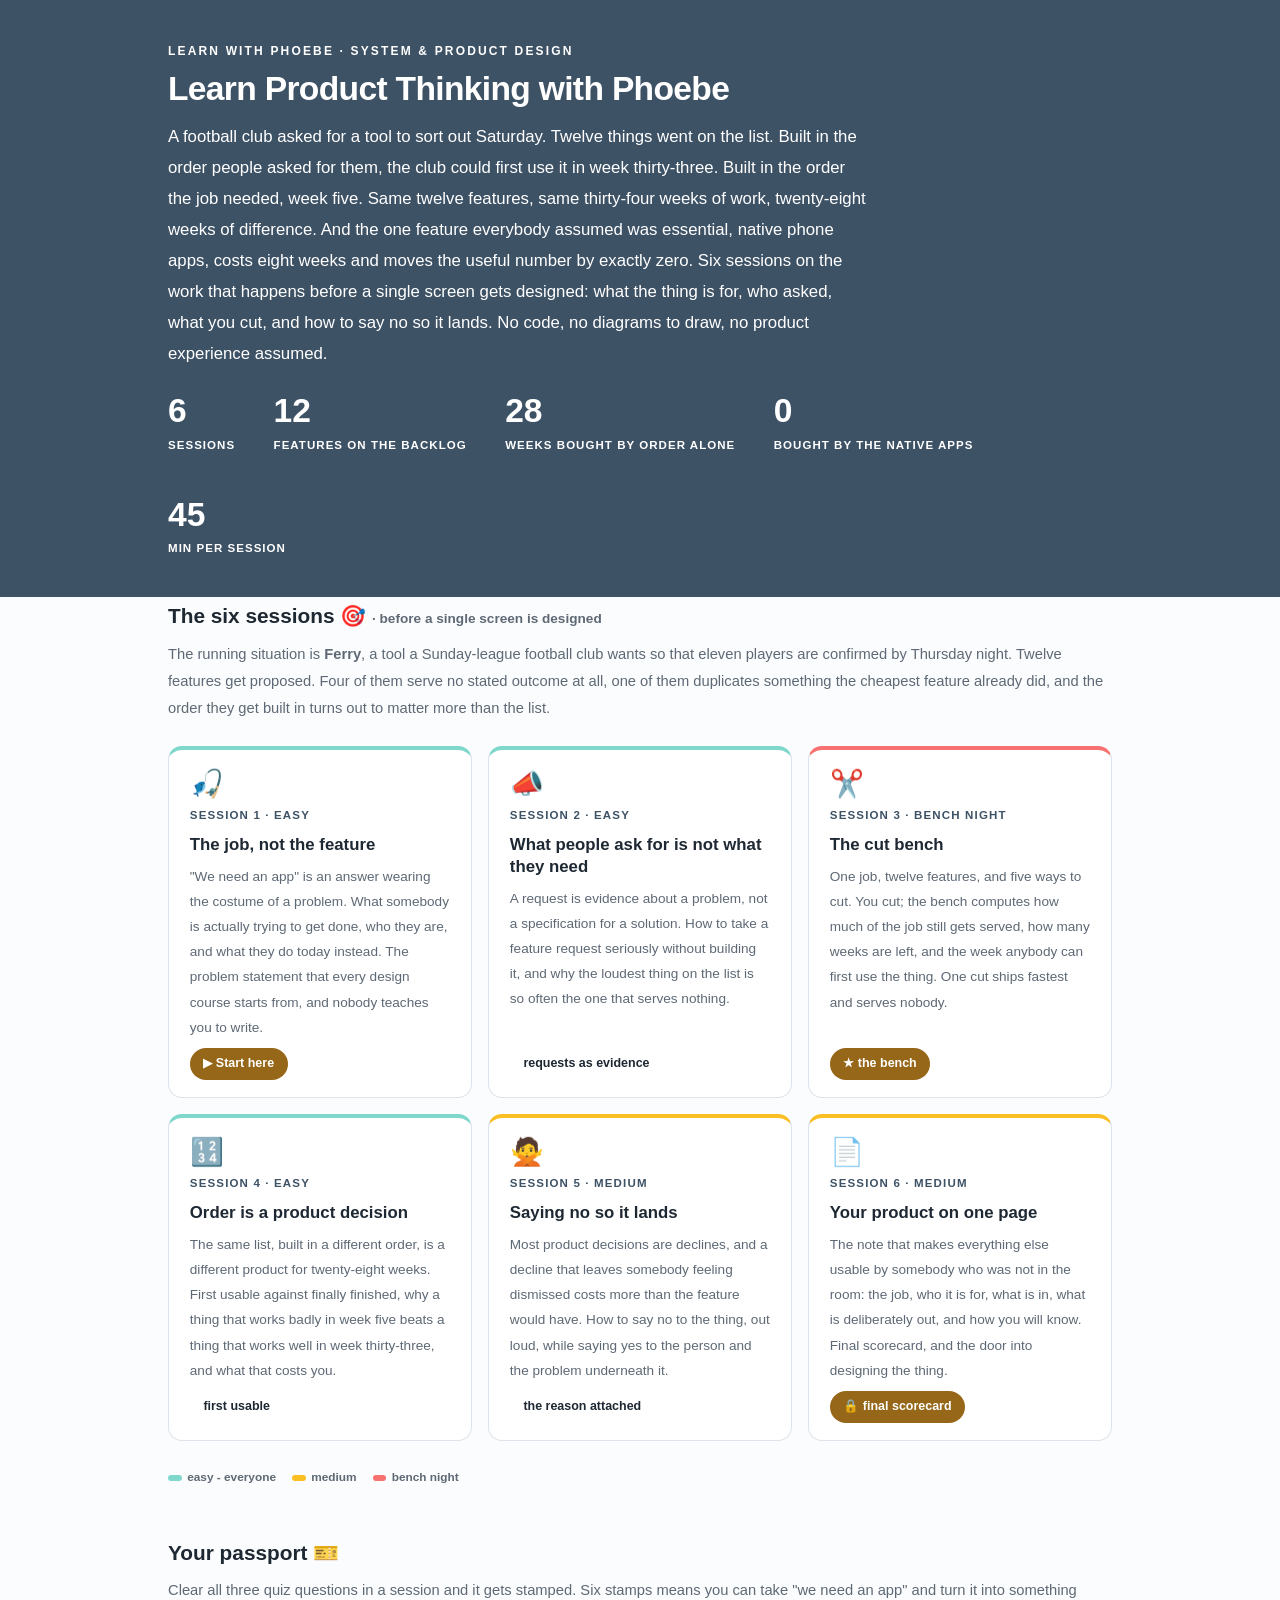
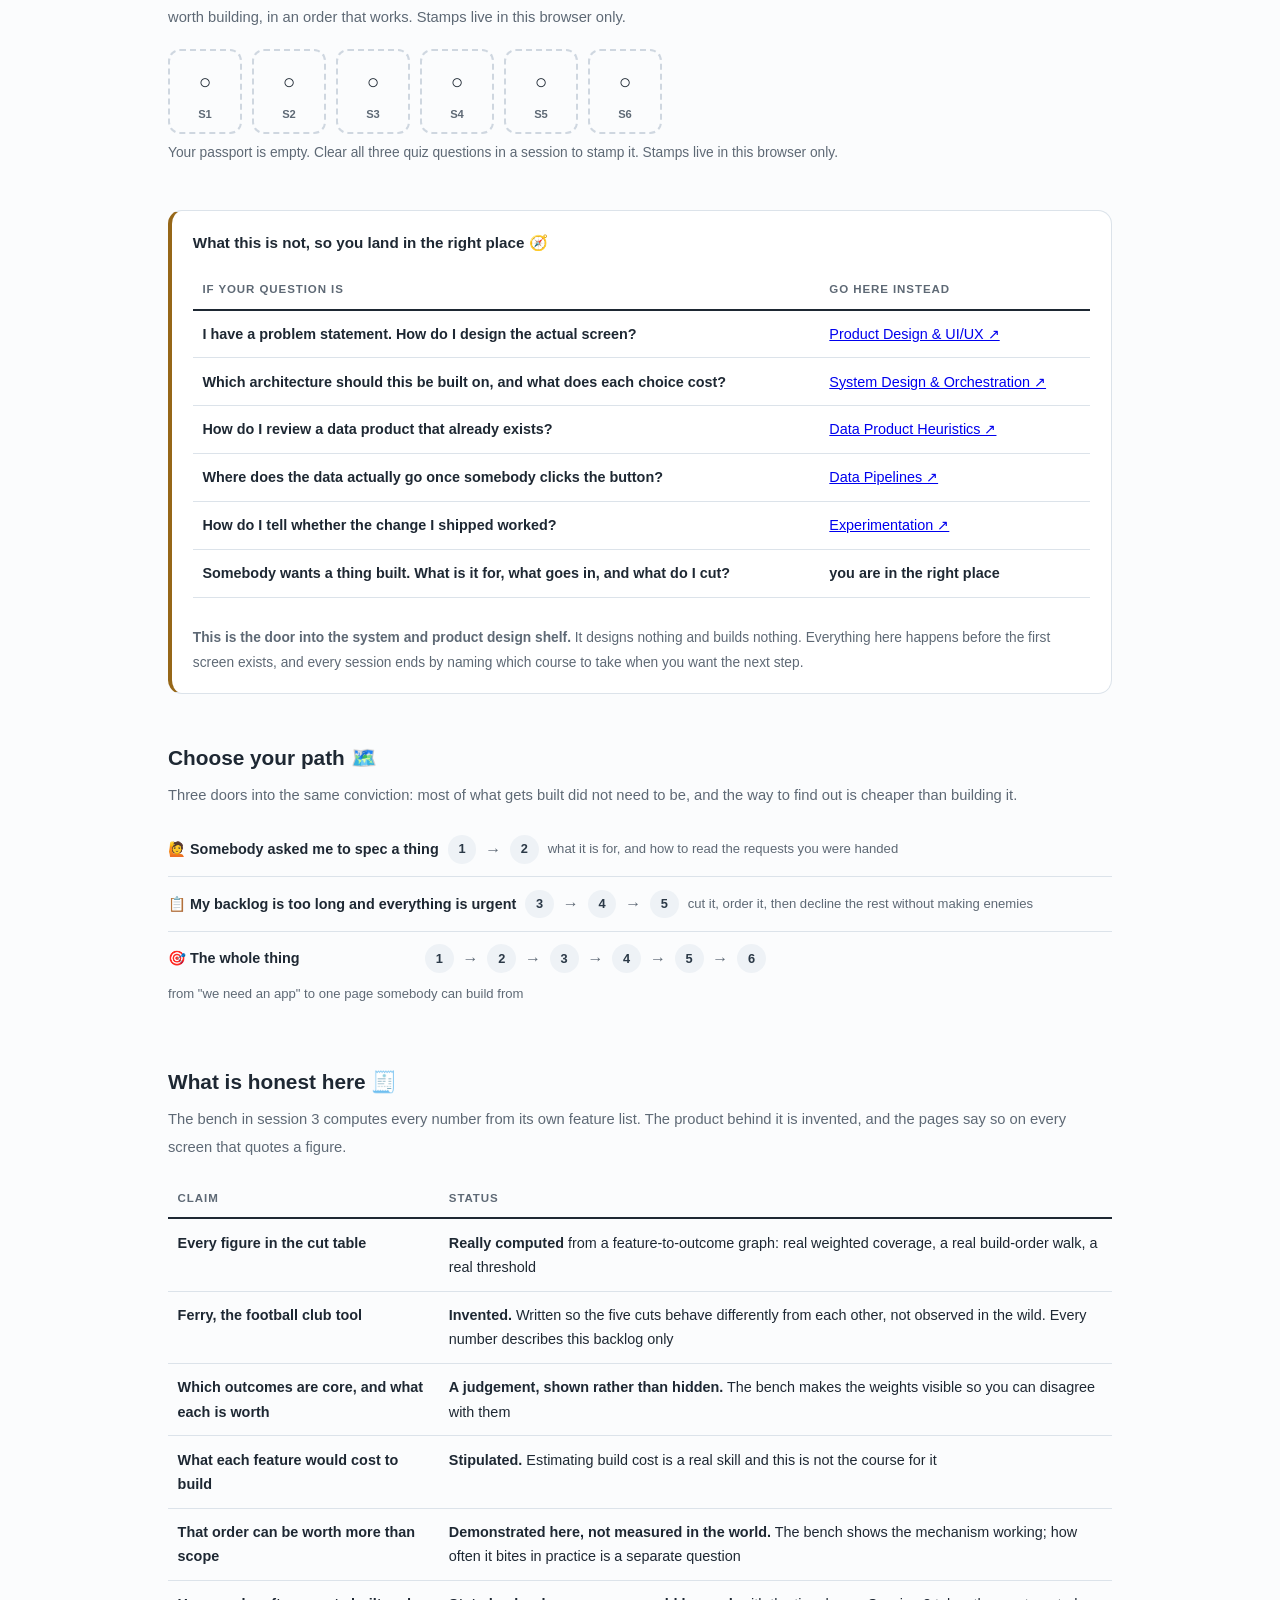
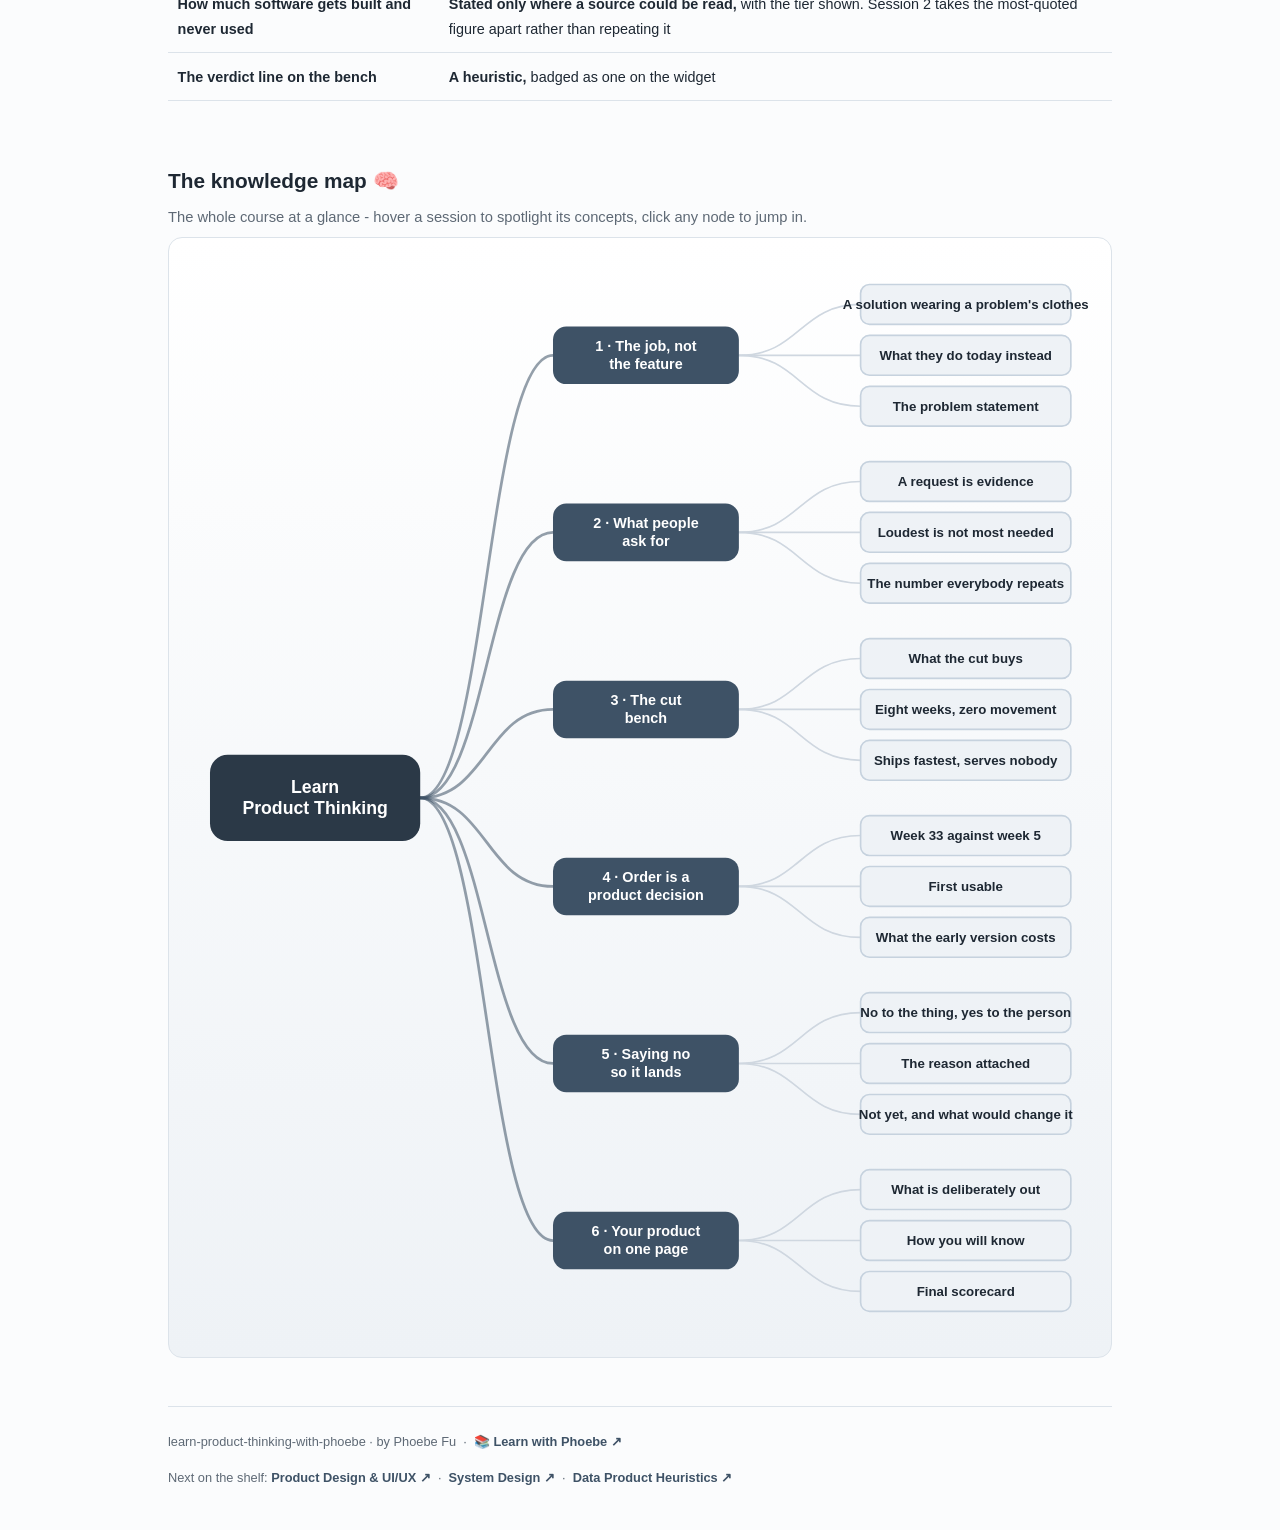
<file: index.html>
<!DOCTYPE html>
<html lang="en">
<head>
<meta charset="UTF-8">
<meta name="viewport" content="width=device-width, initial-scale=1.0">
<!-- social:start -->
<meta name="description" content="Six sessions on deciding what to build and whether it should exist: the job a product is hired to do, why a request is evidence rather than a specification, and what a cut actually buys you. The on-ramp to the system and product design shelf. Free, by Phoebe Fu.">
<meta property="og:type" content="website">
<meta property="og:site_name" content="Learn with Phoebe">
<meta property="og:title" content="Learn Product Thinking with Phoebe">
<meta property="og:description" content="Twelve features, thirty-four weeks, and a twenty-eight week difference in when anyone can use it. Same list, different order. Six sessions on the work before a single screen gets designed.">
<meta property="og:url" content="https://phoebefu6.github.io/learn-product-thinking-with-phoebe/">
<meta property="og:image" content="https://phoebefu6.github.io/learn-product-thinking-with-phoebe/assets/og-cover.png">
<meta property="og:image:width" content="1200">
<meta property="og:image:height" content="630">
<meta name="twitter:card" content="summary_large_image">
<meta name="twitter:title" content="Learn Product Thinking with Phoebe">
<meta name="twitter:description" content="A bench where you cut a real backlog and watch what the cut buys. Eight weeks of native apps move the number by zero.">
<meta name="twitter:image" content="https://phoebefu6.github.io/learn-product-thinking-with-phoebe/assets/og-cover.png">
<!-- social:end -->
<title>Learn Product Thinking with Phoebe</title>
<link rel="stylesheet" href="assets/style.css?v=23">
<style>

  .stats-row { display: flex; gap: 2.4rem; margin-top: 1.5rem; flex-wrap: wrap; }
  .stat b { display: block; font-size: 2.1rem; font-weight: 800; line-height: 1.05; font-variant-numeric: tabular-nums; }
  .stat span { font-size: .72rem; opacity: 1; text-transform: uppercase; letter-spacing: .09em; font-weight: 600; }

  .course-grid { display: grid; grid-template-columns: repeat(auto-fit, minmax(17rem, 1fr)); gap: 1rem; margin-top: 1.5rem; }
  .course-card {
    border: 1px solid var(--hairline);
    border-top: 4px solid var(--diff, var(--indigo));
    border-radius: var(--radius);
    padding: 1.2rem 1.3rem 1.1rem;
    display: flex;
    flex-direction: column;
    gap: .5rem;
    text-decoration: none;
    color: var(--ink);
    background: #fff;
    transition: box-shadow .15s ease, border-color .15s ease, transform .15s ease;
    position: relative;
  }
  .course-card:hover { border-color: var(--indigo-soft); border-top-color: var(--diff, var(--indigo)); box-shadow: 0 8px 28px rgba(43,57,71,.14); transform: translateY(-3px); }
  .course-card .cicon { font-size: 1.7rem; line-height: 1; }
  .course-card .cnum { font-size: .72rem; font-weight: 700; color: var(--indigo); text-transform: uppercase; letter-spacing: .1em; }
  .course-card h3 { font-size: 1.05rem; font-weight: 800; line-height: 1.3; }
  .course-card p { font-size: .85rem; color: var(--muted); flex: 1; }
  .course-card .meta { display: flex; gap: .4rem; flex-wrap: wrap; }

  .diff-legend { display: flex; gap: 1rem; margin-top: 1.6rem; font-size: .74rem; color: var(--muted); font-weight: 600; flex-wrap: wrap; }
  .diff-legend i { display: inline-block; width: .85rem; height: .35rem; border-radius: 999px; margin-right: .35rem; vertical-align: middle; }

  .paths { margin-top: 2.6rem; }
  .paths h2 { font-size: 1.3rem; font-weight: 800; margin-bottom: .3rem; }
  .paths .plede { color: var(--muted); font-size: .92rem; margin-bottom: .8rem; }
  .path { display: flex; gap: .55rem; align-items: center; padding: .75rem 0; border-bottom: .5px solid var(--hairline); flex-wrap: wrap; }
  .path:last-child { border-bottom: none; }
  .path b { min-width: 15.5rem; font-size: .9rem; }
  .path .pstep { background: var(--indigo-50); color: var(--indigo-deep); border-radius: 999px; padding: .16rem .68rem; font-weight: 700; font-size: .8rem; text-decoration: none; transition: all .12s ease; }
  .path .pstep:hover { background: var(--indigo); color: #fff; }
  .path .parr { color: var(--muted); font-weight: 700; }

  .mm-section { margin-top: 1.6rem; }
  .mm-section h2 { font-size: 1.3rem; font-weight: 800; margin-bottom: .2rem; }
  .mm-section .mm-lede { color: var(--muted); font-size: .92rem; margin-bottom: .4rem; }
  .mm-wrap { border: 1px solid var(--hairline); border-radius: var(--radius); background: linear-gradient(180deg,#fff,var(--indigo-50)); padding: .6rem; overflow-x: auto; }
  .mm-svg { width: 100%; height: auto; display: block; max-width: 60rem; margin: 0 auto; min-width: 34rem; }
  .mm-link { cursor: pointer; text-decoration: none; }
  .mm-node rect { transition: opacity .15s ease, filter .15s ease; }
  .mm-node text { pointer-events: none; }
  .mm-link:hover .mm-node rect { filter: brightness(1.06); }
  .mm-edge { transition: opacity .15s ease; }

  .not-this { border: 1px solid var(--hairline); border-left: 4px solid var(--clay); border-radius: var(--radius); background: #fff; padding: 1.1rem 1.3rem; margin-top: 1.2rem; }
  .not-this h3 { font-size: .95rem; font-weight: 800; margin-bottom: .5rem; }
</style>
</head>
<body>

<header class="masthead">
  <div class="wrap">
    <div class="eyebrow">Learn with Phoebe · System &amp; Product Design</div>
    <h1>Learn <span class="accent">Product Thinking</span> with Phoebe</h1>
    <p class="sub">A football club asked for a tool to sort out Saturday. Twelve things went on the list. Built in the order people asked for them, the club could first use it in week thirty-three. Built in the order the job needed, week five. Same twelve features, same thirty-four weeks of work, twenty-eight weeks of difference. And the one feature everybody assumed was essential, native phone apps, costs eight weeks and moves the useful number by exactly zero. Six sessions on the work that happens before a single screen gets designed: what the thing is for, who asked, what you cut, and how to say no so it lands. No code, no diagrams to draw, no product experience assumed.</p>
    <div class="stats-row">
      <div class="stat"><b data-count="6">6</b><span>sessions</span></div>
      <div class="stat"><b data-count="12">12</b><span>features on the backlog</span></div>
      <div class="stat"><b data-count="28">28</b><span>weeks bought by order alone</span></div>
      <div class="stat"><b data-count="0">0</b><span>bought by the native apps</span></div>
      <div class="stat"><b data-count="45">45</b><span>min per session</span></div>
    </div>
  </div>
</header>

<main class="wrap">

  <section class="section">
    <div class="paths" style="margin-top:0">
      <h2>The six sessions 🎯 <span style="font-size:.85rem;font-weight:600;color:var(--muted)">· before a single screen is designed</span></h2>
      <p class="plede">The running situation is <strong>Ferry</strong>, a tool a Sunday-league football club wants so that eleven players are confirmed by Thursday night. Twelve features get proposed. Four of them serve no stated outcome at all, one of them duplicates something the cheapest feature already did, and the order they get built in turns out to matter more than the list.</p>
    </div>

    <div class="course-grid">
      <a class="course-card" href="courses/01-the-job-not-the-feature.html" style="--diff:#7FD8CB">
        <span class="cicon">🎣</span>
        <span class="cnum">Session 1 · easy</span>
        <h3>The job, not the feature</h3>
        <p>"We need an app" is an answer wearing the costume of a problem. What somebody is actually trying to get done, who they are, and what they do today instead. The problem statement that every design course starts from, and nobody teaches you to write.</p>
        <span class="meta"><span class="pill amber">▶ Start here</span></span>
      </a>
      <a class="course-card" href="courses/02-what-people-ask-for.html" style="--diff:#7FD8CB">
        <span class="cicon">📣</span>
        <span class="cnum">Session 2 · easy</span>
        <h3>What people ask for is not what they need</h3>
        <p>A request is evidence about a problem, not a specification for a solution. How to take a feature request seriously without building it, and why the loudest thing on the list is so often the one that serves nothing.</p>
        <span class="meta"><span class="pill">requests as evidence</span></span>
      </a>
      <a class="course-card" href="courses/03-the-cut-bench.html" style="--diff:#F87171">
        <span class="cicon">✂️</span>
        <span class="cnum">Session 3 · bench night</span>
        <h3>The cut bench</h3>
        <p>One job, twelve features, and five ways to cut. You cut; the bench computes how much of the job still gets served, how many weeks are left, and the week anybody can first use the thing. One cut ships fastest and serves nobody.</p>
        <span class="meta"><span class="pill amber">★ the bench</span></span>
      </a>
      <a class="course-card" href="courses/04-order-is-a-product-decision.html" style="--diff:#7FD8CB">
        <span class="cicon">🔢</span>
        <span class="cnum">Session 4 · easy</span>
        <h3>Order is a product decision</h3>
        <p>The same list, built in a different order, is a different product for twenty-eight weeks. First usable against finally finished, why a thing that works badly in week five beats a thing that works well in week thirty-three, and what that costs you.</p>
        <span class="meta"><span class="pill">first usable</span></span>
      </a>
      <a class="course-card" href="courses/05-saying-no-so-it-lands.html" style="--diff:#FBBF24">
        <span class="cicon">🙅</span>
        <span class="cnum">Session 5 · medium</span>
        <h3>Saying no so it lands</h3>
        <p>Most product decisions are declines, and a decline that leaves somebody feeling dismissed costs more than the feature would have. How to say no to the thing, out loud, while saying yes to the person and the problem underneath it.</p>
        <span class="meta"><span class="pill">the reason attached</span></span>
      </a>
      <a class="course-card" href="courses/06-your-product-on-one-page.html" style="--diff:#FBBF24">
        <span class="cicon">📄</span>
        <span class="cnum">Session 6 · medium</span>
        <h3>Your product on one page</h3>
        <p>The note that makes everything else usable by somebody who was not in the room: the job, who it is for, what is in, what is deliberately out, and how you will know. Final scorecard, and the door into designing the thing.</p>
        <span class="meta"><span class="pill amber">🔒 final scorecard</span></span>
      </a>
    </div>

    <div class="diff-legend">
      <span><i style="background:#7FD8CB"></i>easy - everyone</span>
      <span><i style="background:#FBBF24"></i>medium</span>
      <span><i style="background:#F87171"></i>bench night</span>
    </div>
  </section>

  <section class="section">
    <div class="paths" style="margin-top:0">
      <h2>Your passport 🎫</h2>
      <p class="plede">Clear all three quiz questions in a session and it gets stamped. Six stamps means you can take "we need an app" and turn it into something worth building, in an order that works. Stamps live in this browser only.</p>
    </div>
    <div class="pp-strip"></div>
  </section>

  <section class="section">
    <div class="not-this">
      <h3>What this is not, so you land in the right place 🧭</h3>
      <table class="clean">
        <tr><th>If your question is</th><th>Go here instead</th></tr>
        <tr><td>I have a problem statement. How do I design the actual screen?</td><td><a href="https://phoebefu6.github.io/learn-product-design-with-phoebe/">Product Design &amp; UI/UX ↗</a></td></tr>
        <tr><td>Which architecture should this be built on, and what does each choice cost?</td><td><a href="https://phoebefu6.github.io/learn-system-design-with-phoebe/">System Design &amp; Orchestration ↗</a></td></tr>
        <tr><td>How do I review a data product that already exists?</td><td><a href="https://phoebefu6.github.io/learn-data-heuristics-with-phoebe/">Data Product Heuristics ↗</a></td></tr>
        <tr><td>Where does the data actually go once somebody clicks the button?</td><td><a href="https://phoebefu6.github.io/learn-data-pipelines-with-phoebe/">Data Pipelines ↗</a></td></tr>
        <tr><td>How do I tell whether the change I shipped worked?</td><td><a href="https://phoebefu6.github.io/learn-experimentation-with-phoebe/">Experimentation ↗</a></td></tr>
        <tr><td><strong>Somebody wants a thing built. What is it for, what goes in, and what do I cut?</strong></td><td><strong>you are in the right place</strong></td></tr>
      </table>
      <p style="margin-top:.7rem;font-size:.86rem;color:var(--muted)"><strong>This is the door into the system and product design shelf.</strong> It designs nothing and builds nothing. Everything here happens before the first screen exists, and every session ends by naming which course to take when you want the next step.</p>
    </div>
  </section>

  <section class="section">
    <div class="paths">
      <h2>Choose your path 🗺️</h2>
      <p class="plede">Three doors into the same conviction: most of what gets built did not need to be, and the way to find out is cheaper than building it.</p>
      <div class="path"><b>🙋 Somebody asked me to spec a thing</b>
        <a class="pstep" href="courses/01-the-job-not-the-feature.html">1</a><span class="parr">→</span>
        <a class="pstep" href="courses/02-what-people-ask-for.html">2</a>
        <span style="font-size:.82rem;color:var(--muted)">what it is for, and how to read the requests you were handed</span>
      </div>
      <div class="path"><b>📋 My backlog is too long and everything is urgent</b>
        <a class="pstep" href="courses/03-the-cut-bench.html">3</a><span class="parr">→</span>
        <a class="pstep" href="courses/04-order-is-a-product-decision.html">4</a><span class="parr">→</span>
        <a class="pstep" href="courses/05-saying-no-so-it-lands.html">5</a>
        <span style="font-size:.82rem;color:var(--muted)">cut it, order it, then decline the rest without making enemies</span>
      </div>
      <div class="path"><b>🎯 The whole thing</b>
        <a class="pstep" href="courses/01-the-job-not-the-feature.html">1</a><span class="parr">→</span>
        <a class="pstep" href="courses/02-what-people-ask-for.html">2</a><span class="parr">→</span>
        <a class="pstep" href="courses/03-the-cut-bench.html">3</a><span class="parr">→</span>
        <a class="pstep" href="courses/04-order-is-a-product-decision.html">4</a><span class="parr">→</span>
        <a class="pstep" href="courses/05-saying-no-so-it-lands.html">5</a><span class="parr">→</span>
        <a class="pstep" href="courses/06-your-product-on-one-page.html">6</a>
        <span style="font-size:.82rem;color:var(--muted)">from "we need an app" to one page somebody can build from</span>
      </div>
    </div>
  </section>

  <section class="section">
    <div class="paths" style="margin-top:0">
      <h2>What is honest here 🧾</h2>
      <p class="plede">The bench in session 3 computes every number from its own feature list. The product behind it is invented, and the pages say so on every screen that quotes a figure.</p>
    </div>
    <table class="clean">
      <tr><th>Claim</th><th>Status</th></tr>
      <tr><td>Every figure in the cut table</td><td><strong>Really computed</strong> from a feature-to-outcome graph: real weighted coverage, a real build-order walk, a real threshold</td></tr>
      <tr><td>Ferry, the football club tool</td><td><strong>Invented.</strong> Written so the five cuts behave differently from each other, not observed in the wild. Every number describes this backlog only</td></tr>
      <tr><td>Which outcomes are core, and what each is worth</td><td><strong>A judgement, shown rather than hidden.</strong> The bench makes the weights visible so you can disagree with them</td></tr>
      <tr><td>What each feature would cost to build</td><td><strong>Stipulated.</strong> Estimating build cost is a real skill and this is not the course for it</td></tr>
      <tr><td>That order can be worth more than scope</td><td><strong>Demonstrated here, not measured in the world.</strong> The bench shows the mechanism working; how often it bites in practice is a separate question</td></tr>
      <tr><td>How much software gets built and never used</td><td><strong>Stated only where a source could be read,</strong> with the tier shown. Session 2 takes the most-quoted figure apart rather than repeating it</td></tr>
      <tr><td>The verdict line on the bench</td><td><strong>A heuristic,</strong> badged as one on the widget</td></tr>
    </table>
  </section>

  <section class="section mm-section">
    <h2>The knowledge map 🧠</h2>
    <p class="mm-lede">The whole course at a glance - hover a session to spotlight its concepts, click any node to jump in.</p>
    <div class="mm-wrap"><div id="mindmap"></div></div>
  </section>

  <footer class="pagefoot">
    <span>learn-product-thinking-with-phoebe · by Phoebe Fu &nbsp;·&nbsp; 📚 <a href="https://phoebefu6.github.io/learn-with-phoebe/">Learn with Phoebe ↗</a></span>
    <span>Next on the shelf: <a href="https://phoebefu6.github.io/learn-product-design-with-phoebe/">Product Design &amp; UI/UX ↗</a> &nbsp;·&nbsp; <a href="https://phoebefu6.github.io/learn-system-design-with-phoebe/">System Design ↗</a> &nbsp;·&nbsp; <a href="https://phoebefu6.github.io/learn-data-heuristics-with-phoebe/">Data Product Heuristics ↗</a></span>
  </footer>

</main>

<script>
window.MINDMAP_DATA = {
  title: "Learn\nProduct Thinking",
  centerColor: "#2B3947",
  sessions: [
    { label: "The job, not\nthe feature", href: "courses/01-the-job-not-the-feature.html", color: "#7FD8CB",
      concepts: [
        { label: "A solution wearing a problem's clothes", href: "courses/01-the-job-not-the-feature.html" },
        { label: "What they do today instead", href: "courses/01-the-job-not-the-feature.html" },
        { label: "The problem statement", href: "courses/01-the-job-not-the-feature.html" } ] },
    { label: "What people\nask for", href: "courses/02-what-people-ask-for.html", color: "#7FD8CB",
      concepts: [
        { label: "A request is evidence", href: "courses/02-what-people-ask-for.html" },
        { label: "Loudest is not most needed", href: "courses/02-what-people-ask-for.html" },
        { label: "The number everybody repeats", href: "courses/02-what-people-ask-for.html" } ] },
    { label: "The cut\nbench", href: "courses/03-the-cut-bench.html", color: "#F87171",
      concepts: [
        { label: "What the cut buys", href: "courses/03-the-cut-bench.html" },
        { label: "Eight weeks, zero movement", href: "courses/03-the-cut-bench.html" },
        { label: "Ships fastest, serves nobody", href: "courses/03-the-cut-bench.html" } ] },
    { label: "Order is a\nproduct decision", href: "courses/04-order-is-a-product-decision.html", color: "#7FD8CB",
      concepts: [
        { label: "Week 33 against week 5", href: "courses/04-order-is-a-product-decision.html" },
        { label: "First usable", href: "courses/04-order-is-a-product-decision.html" },
        { label: "What the early version costs", href: "courses/04-order-is-a-product-decision.html" } ] },
    { label: "Saying no\nso it lands", href: "courses/05-saying-no-so-it-lands.html", color: "#FBBF24",
      concepts: [
        { label: "No to the thing, yes to the person", href: "courses/05-saying-no-so-it-lands.html" },
        { label: "The reason attached", href: "courses/05-saying-no-so-it-lands.html" },
        { label: "Not yet, and what would change it", href: "courses/05-saying-no-so-it-lands.html" } ] },
    { label: "Your product\non one page", href: "courses/06-your-product-on-one-page.html", color: "#FBBF24",
      concepts: [
        { label: "What is deliberately out", href: "courses/06-your-product-on-one-page.html" },
        { label: "How you will know", href: "courses/06-your-product-on-one-page.html" },
        { label: "Final scorecard", href: "courses/06-your-product-on-one-page.html" } ] }
  ]
};
</script>
<script src="assets/mindmap.js?v=1"></script>
<script src="assets/app.js?v=20"></script>
</body>
</html>
</file>
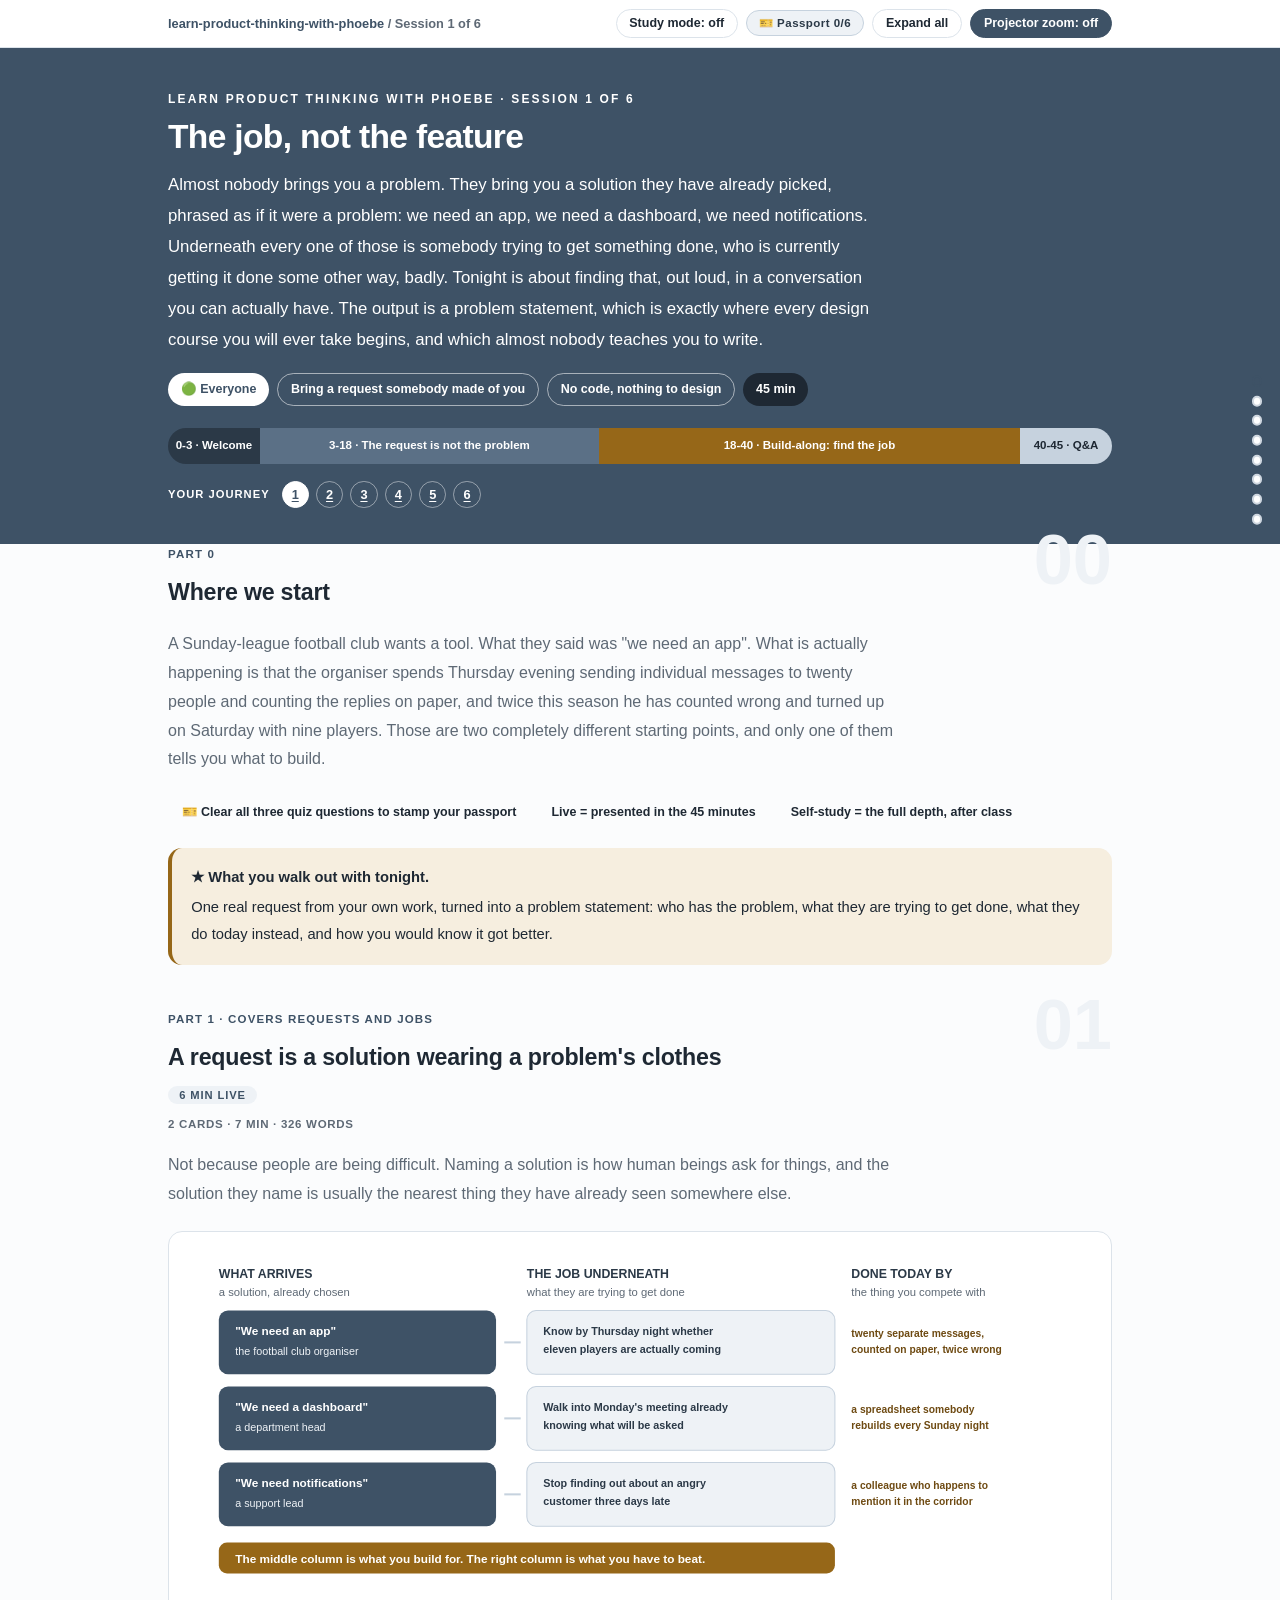
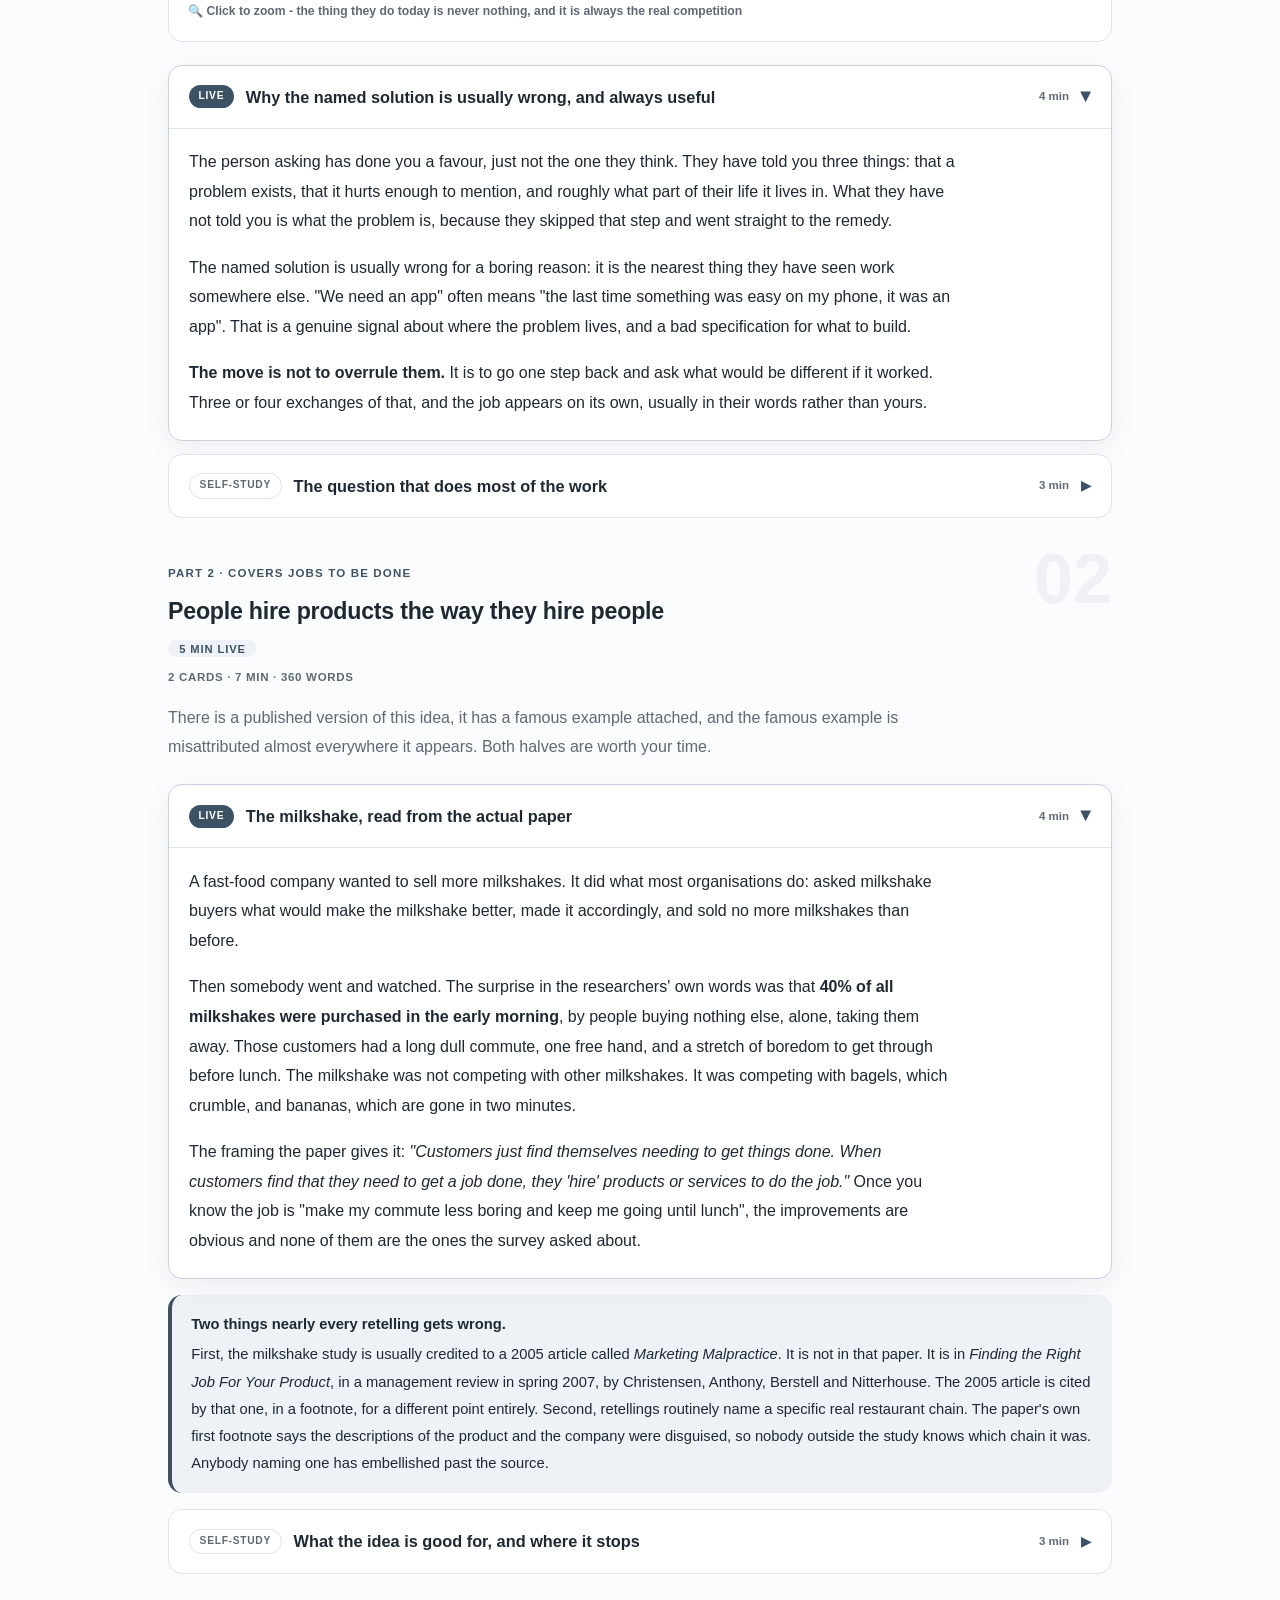
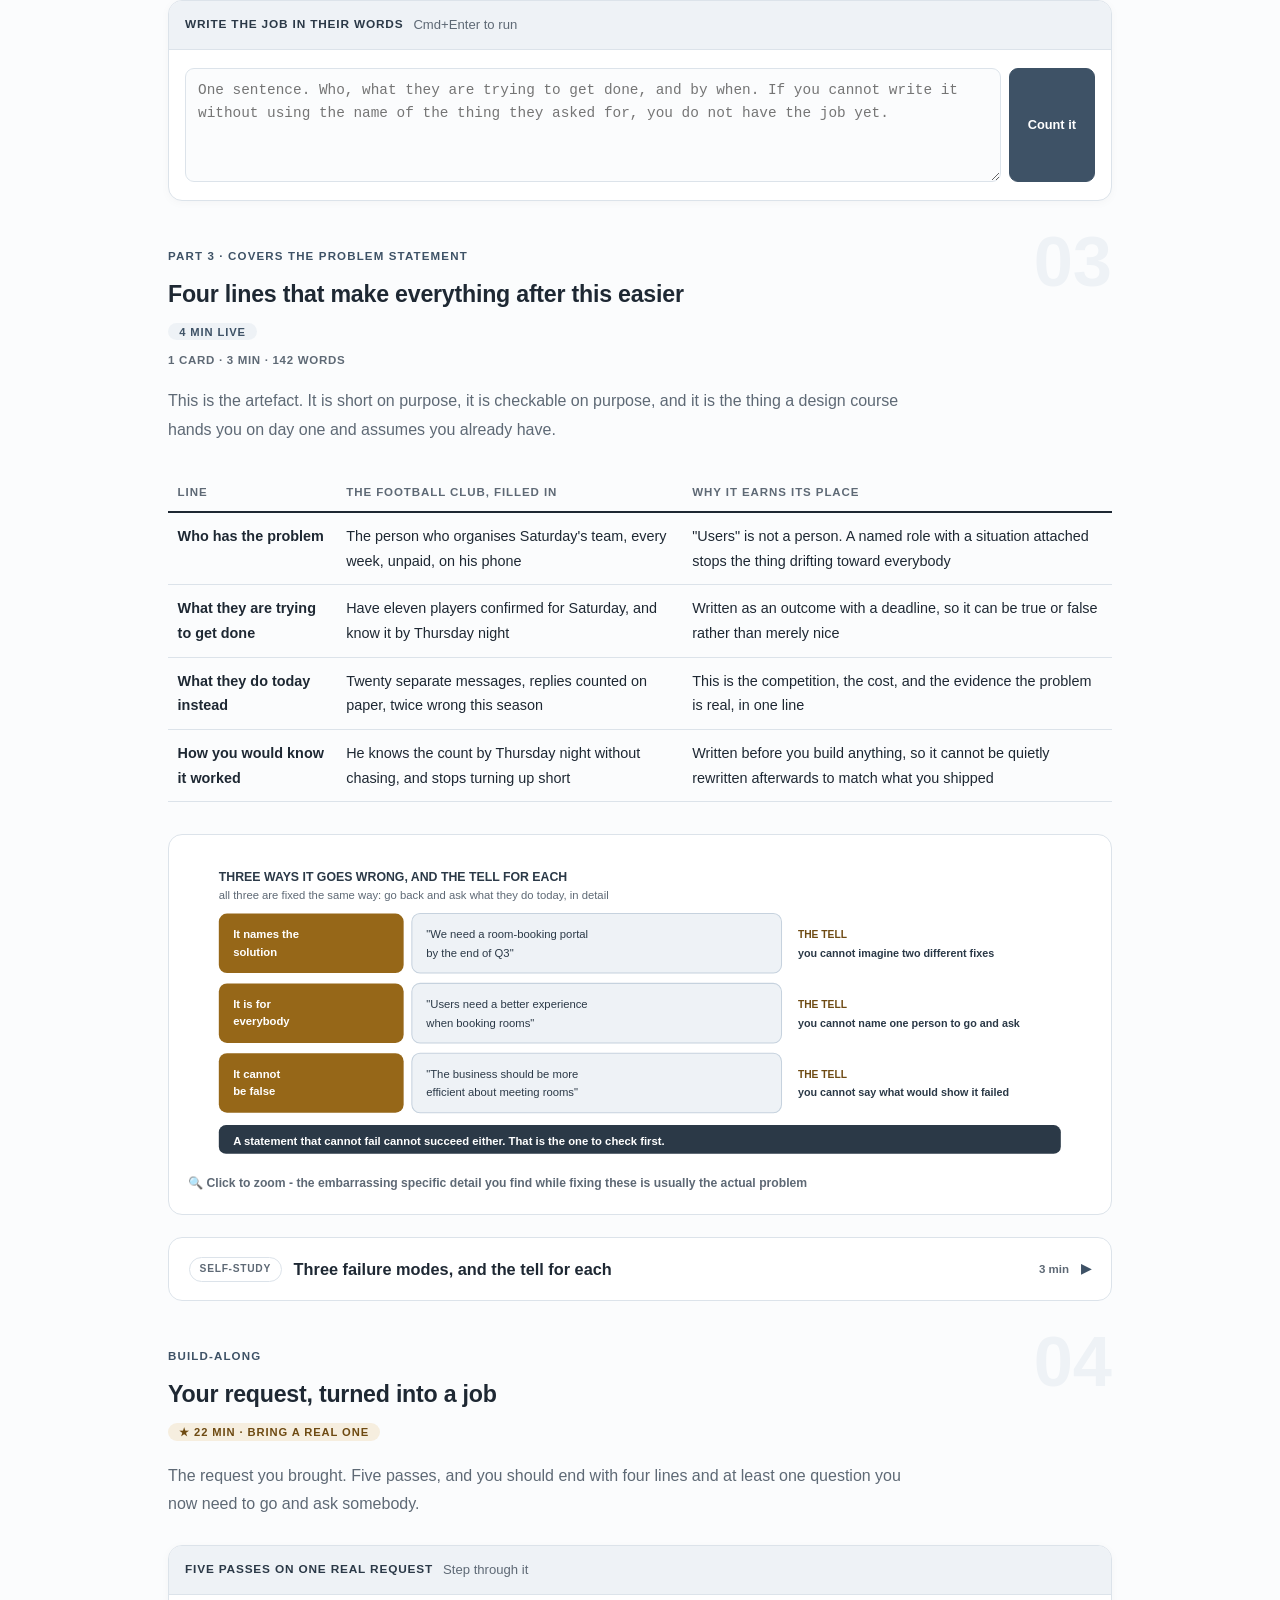
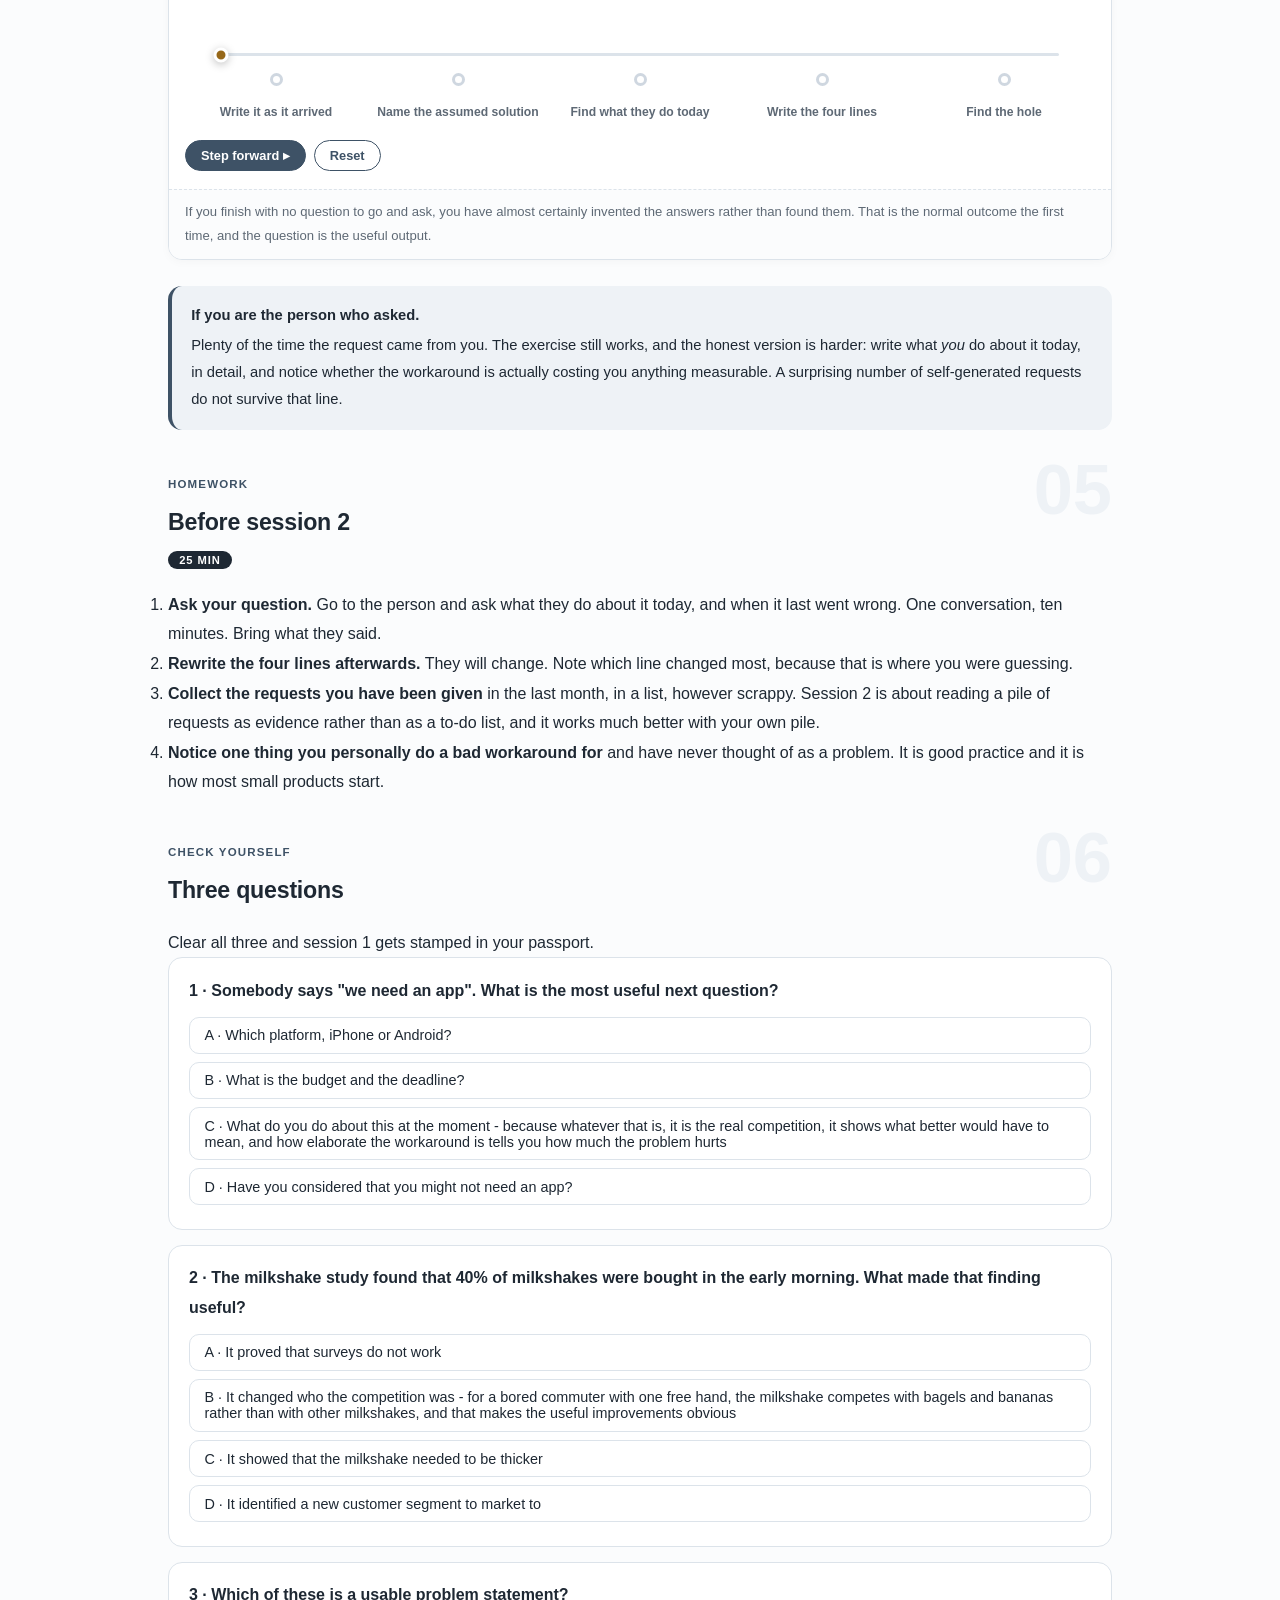
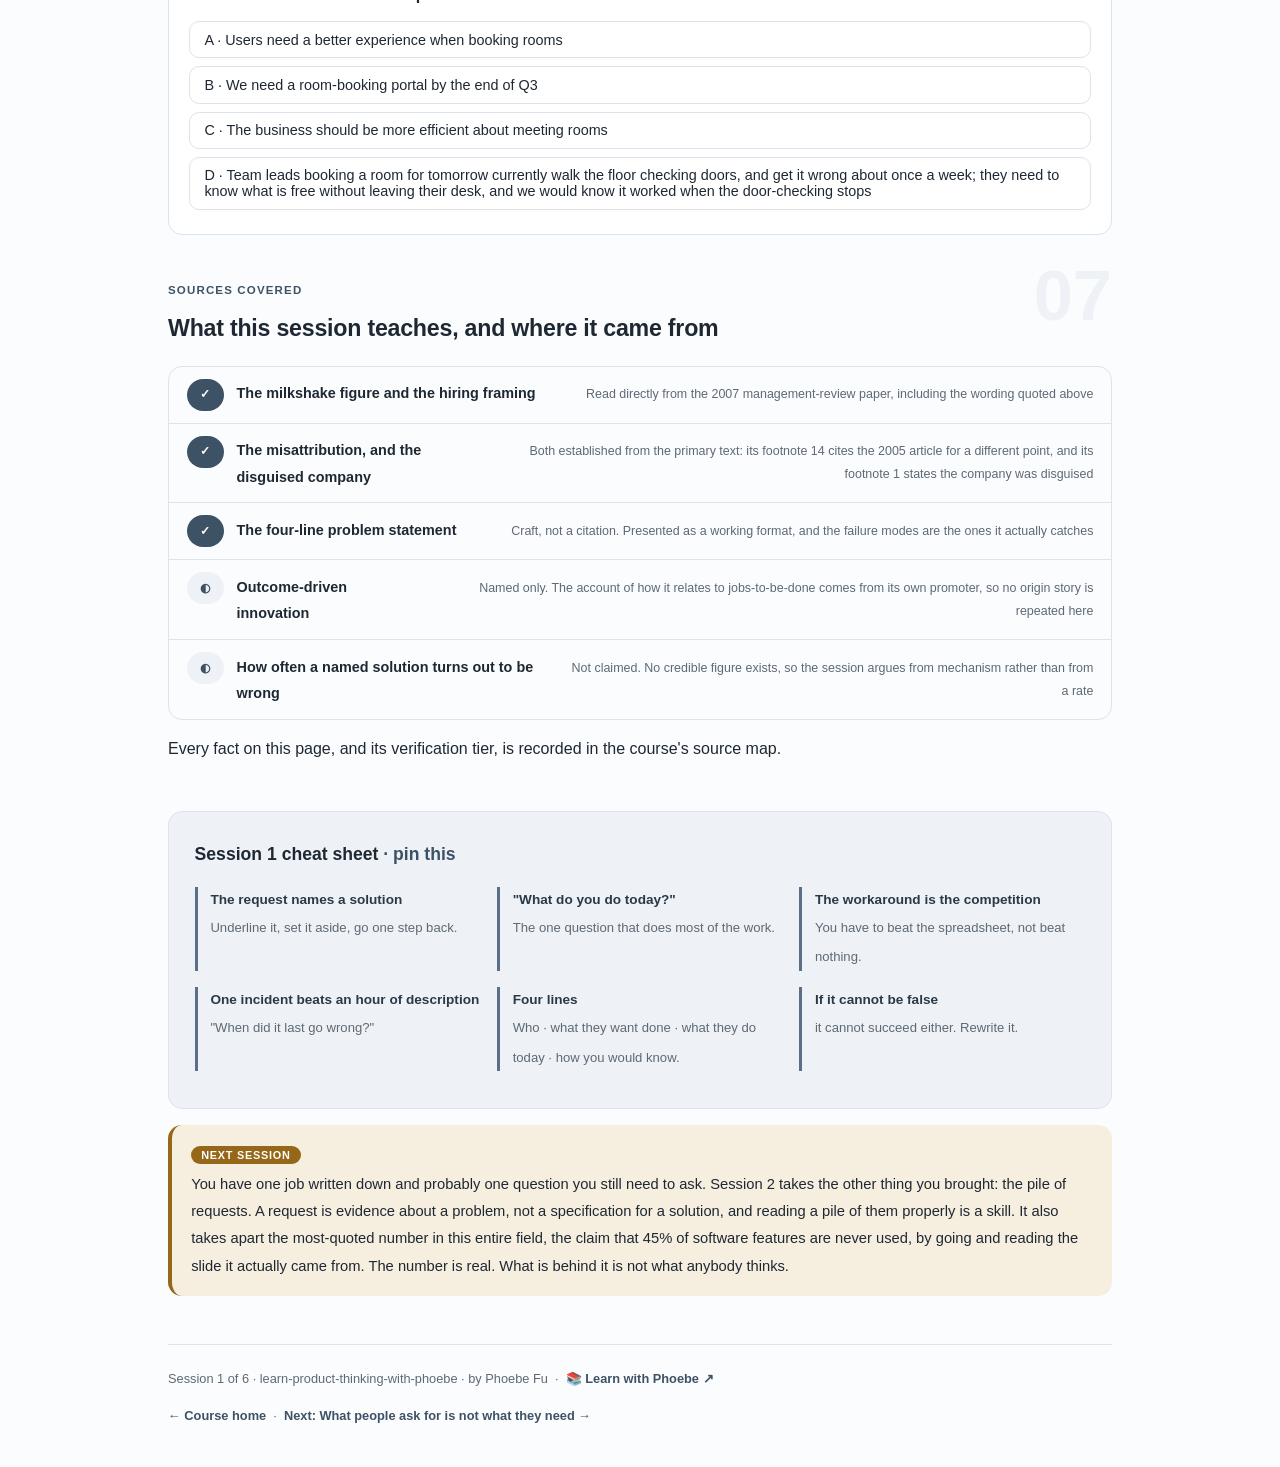
<file: courses/01-the-job-not-the-feature.html>
<!DOCTYPE html>
<html lang="en">
<head>
<meta charset="UTF-8">
<meta name="viewport" content="width=device-width, initial-scale=1.0">
<!-- social:start -->
<meta name="description" content="Session 1 of 6. Almost every request for software arrives as a solution wearing a problem's clothes. What somebody is actually trying to get done, what they do today instead, and the problem statement every design course starts from.">
<meta property="og:type" content="article">
<meta property="og:site_name" content="Learn with Phoebe">
<meta property="og:title" content="The job, not the feature - learn product thinking with phoebe">
<meta property="og:description" content="Session 1 of 6. 'We need an app' is an answer, not a problem. How to find the job underneath, and why what they do today is the thing you are really competing with.">
<meta property="og:url" content="https://phoebefu6.github.io/learn-product-thinking-with-phoebe/courses/01-the-job-not-the-feature.html">
<meta property="og:image" content="https://phoebefu6.github.io/learn-product-thinking-with-phoebe/assets/og-cover.png">
<meta property="og:image:width" content="1200">
<meta property="og:image:height" content="630">
<meta name="twitter:card" content="summary_large_image">
<meta name="twitter:title" content="The job, not the feature - learn product thinking with phoebe">
<meta name="twitter:description" content="Session 1 of 6. Finding the job underneath the request.">
<meta name="twitter:image" content="https://phoebefu6.github.io/learn-product-thinking-with-phoebe/assets/og-cover.png">
<!-- social:end -->
<title>Session 1 · The job, not the feature - learn product thinking with phoebe</title>
<link rel="stylesheet" href="../assets/style.css?v=22">
</head>
<body>

<div class="toolbar">
  <div class="wrap">
    <span class="crumb"><a href="../index.html">learn-product-thinking-with-phoebe</a> / Session 1 of 6</span>
    <button class="btn" id="toggle-all" type="button">Expand all</button>
    <button class="btn primary" id="zoom-toggle" type="button">Projector zoom: off</button>
  </div>
</div>

<header class="masthead">
  <div class="wrap">
    <div class="eyebrow">Learn Product Thinking with Phoebe · Session 1 of 6</div>
    <h1>The job, not <span class="accent">the feature</span></h1>
    <p class="sub">Almost nobody brings you a problem. They bring you a solution they have already picked, phrased as if it were a problem: we need an app, we need a dashboard, we need notifications. Underneath every one of those is somebody trying to get something done, who is currently getting it done some other way, badly. Tonight is about finding that, out loud, in a conversation you can actually have. The output is a problem statement, which is exactly where every design course you will ever take begins, and which almost nobody teaches you to write.</p>
    <div class="chip-row">
      <span class="chip level">🟢 Everyone</span>
      <span class="chip audience">Bring a request somebody made of you</span>
      <span class="chip audience">No code, nothing to design</span>
      <span class="chip time">45 min</span>
    </div>
    <div class="agenda">
      <span class="a1" style="flex:1">0-3 · Welcome</span>
      <span class="a2" style="flex:4">3-18 · The request is not the problem</span>
      <span class="a3" style="flex:5">18-40 · Build-along: find the job</span>
      <span class="a4" style="flex:1">40-45 · Q&amp;A</span>
    </div>
  </div>
</header>

<main class="wrap">

  <section class="section" id="intro">
    <div class="section-kicker">
      <span class="klabel">Part 0</span>
      <h2>Where we start</h2>
    </div>
    <p class="lede">A Sunday-league football club wants a tool. What they said was "we need an app". What is actually happening is that the organiser spends Thursday evening sending individual messages to twenty people and counting the replies on paper, and twice this season he has counted wrong and turned up on Saturday with nine players. Those are two completely different starting points, and only one of them tells you what to build.</p>

    <div class="legend">
      <span class="pill">🎫 Clear all three quiz questions to stamp your passport</span>
      <span class="pill">Live = presented in the 45 minutes</span>
      <span class="pill">Self-study = the full depth, after class</span>
    </div>

    <div class="callout win">
      <p><strong>★ What you walk out with tonight.</strong> One real request from your own work, turned into a problem statement: who has the problem, what they are trying to get done, what they do today instead, and how you would know it got better.</p>
    </div>
  </section>

  <section class="section" id="part-1">
    <div class="section-kicker">
      <span class="klabel">Part 1 · covers requests and jobs</span>
      <h2>A request is a solution wearing a problem's clothes</h2>
      <span class="tag concept">6 min live</span>
    </div>
    <p class="lede">Not because people are being difficult. Naming a solution is how human beings ask for things, and the solution they name is usually the nearest thing they have already seen somewhere else.</p>

    <figure class="zoomable">
      <svg viewBox="0 0 880 330" xmlns="http://www.w3.org/2000/svg" role="img" aria-label="Three requests, each an assumed solution, with the job underneath and the thing being done today instead: we need an app, we need a dashboard, we need notifications">
        <style>
          .p1H { font: 800 12px Inter, sans-serif; fill: #2B3947; }
          .p1S { font: 400 11px Inter, sans-serif; fill: #5E6975; }
          .p1T { font: 800 11.5px Inter, sans-serif; fill: #FFFFFF; }
          .p1W { font: 400 10.5px Inter, sans-serif; fill: #EEF2F6; }
          .p1D { font: 700 10.5px Inter, sans-serif; fill: #2B3947; }
          .p1O { font: 700 10px Inter, sans-serif; fill: #6E4A12; }
        </style>

        <text class="p1H" x="30" y="26">WHAT ARRIVES</text>
        <text class="p1H" x="330" y="26">THE JOB UNDERNEATH</text>
        <text class="p1H" x="646" y="26">DONE TODAY BY</text>
        <text class="p1S" x="30" y="44">a solution, already chosen</text>
        <text class="p1S" x="330" y="44">what they are trying to get done</text>
        <text class="p1S" x="646" y="44">the thing you compete with</text>

        <rect x="30" y="58" width="270" height="62" rx="9" fill="#3E5266"/>
        <text class="p1T" x="46" y="82">"We need an app"</text>
        <text class="p1W" x="46" y="101">the football club organiser</text>
        <path d="M 308 89 L 324 89" stroke="#C6D2DE" stroke-width="2"/>
        <rect x="330" y="58" width="300" height="62" rx="9" fill="#EEF2F6" stroke="#C6D2DE"/>
        <text class="p1D" x="346" y="82">Know by Thursday night whether</text>
        <text class="p1D" x="346" y="99">eleven players are actually coming</text>
        <text class="p1O" x="646" y="84">twenty separate messages,</text>
        <text class="p1O" x="646" y="99">counted on paper, twice wrong</text>

        <rect x="30" y="132" width="270" height="62" rx="9" fill="#3E5266"/>
        <text class="p1T" x="46" y="156">"We need a dashboard"</text>
        <text class="p1W" x="46" y="175">a department head</text>
        <path d="M 308 163 L 324 163" stroke="#C6D2DE" stroke-width="2"/>
        <rect x="330" y="132" width="300" height="62" rx="9" fill="#EEF2F6" stroke="#C6D2DE"/>
        <text class="p1D" x="346" y="156">Walk into Monday's meeting already</text>
        <text class="p1D" x="346" y="173">knowing what will be asked</text>
        <text class="p1O" x="646" y="158">a spreadsheet somebody</text>
        <text class="p1O" x="646" y="173">rebuilds every Sunday night</text>

        <rect x="30" y="206" width="270" height="62" rx="9" fill="#3E5266"/>
        <text class="p1T" x="46" y="230">"We need notifications"</text>
        <text class="p1W" x="46" y="249">a support lead</text>
        <path d="M 308 237 L 324 237" stroke="#C6D2DE" stroke-width="2"/>
        <rect x="330" y="206" width="300" height="62" rx="9" fill="#EEF2F6" stroke="#C6D2DE"/>
        <text class="p1D" x="346" y="230">Stop finding out about an angry</text>
        <text class="p1D" x="346" y="247">customer three days late</text>
        <text class="p1O" x="646" y="232">a colleague who happens to</text>
        <text class="p1O" x="646" y="247">mention it in the corridor</text>

        <rect x="30" y="284" width="600" height="30" rx="8" fill="#966718"/>
        <text class="p1T" x="46" y="304">The middle column is what you build for. The right column is what you have to beat.</text>
      </svg>
      <figcaption>🔍 Click to zoom - the thing they do today is never nothing, and it is always the real competition</figcaption>
    </figure>

    <details class="card" open>
      <summary><span class="mode live">Live</span>Why the named solution is usually wrong, and always useful<span class="mini">4 min</span><span class="caret">▶</span></summary>
      <div class="body">
        <p>The person asking has done you a favour, just not the one they think. They have told you three things: that a problem exists, that it hurts enough to mention, and roughly what part of their life it lives in. What they have not told you is what the problem is, because they skipped that step and went straight to the remedy.</p>
        <p>The named solution is usually wrong for a boring reason: it is the nearest thing they have seen work somewhere else. "We need an app" often means "the last time something was easy on my phone, it was an app". That is a genuine signal about where the problem lives, and a bad specification for what to build.</p>
        <p><strong>The move is not to overrule them.</strong> It is to go one step back and ask what would be different if it worked. Three or four exchanges of that, and the job appears on its own, usually in their words rather than yours.</p>
      </div>
    </details>

    <details class="card">
      <summary><span class="mode self">Self-study</span>The question that does most of the work<span class="mini">3 min</span><span class="caret">▶</span></summary>
      <div class="body">
        <p><strong>"What do you do about this at the moment?"</strong></p>
        <p>Almost nobody is doing nothing. There is a spreadsheet, a group chat, a whiteboard, a person who just remembers, a Sunday evening that gets eaten. That existing behaviour is the single most useful thing you can learn, for three reasons.</p>
        <p>It tells you what the job really is, because you can watch what they actually do rather than what they say they want. It tells you what "better" would have to mean, because whatever you build has to beat the spreadsheet, not beat nothing. And it tells you how much the problem hurts: somebody who has built an elaborate workaround has an expensive problem, and somebody who shrugs and says "we just cope" may not have one worth solving.</p>
        <p>A second question earns its place right after: <strong>"when did it last go wrong, and what happened?"</strong> One concrete incident is worth an hour of general description, and it hands you the outcome that matters.</p>
      </div>
    </details>
  </section>

  <section class="section" id="part-2">
    <div class="section-kicker">
      <span class="klabel">Part 2 · covers jobs to be done</span>
      <h2>People hire products the way they hire people</h2>
      <span class="tag concept">5 min live</span>
    </div>
    <p class="lede">There is a published version of this idea, it has a famous example attached, and the famous example is misattributed almost everywhere it appears. Both halves are worth your time.</p>

    <details class="card" open>
      <summary><span class="mode live">Live</span>The milkshake, read from the actual paper<span class="mini">4 min</span><span class="caret">▶</span></summary>
      <div class="body">
        <p>A fast-food company wanted to sell more milkshakes. It did what most organisations do: asked milkshake buyers what would make the milkshake better, made it accordingly, and sold no more milkshakes than before.</p>
        <p>Then somebody went and watched. The surprise in the researchers' own words was that <strong>40% of all milkshakes were purchased in the early morning</strong>, by people buying nothing else, alone, taking them away. Those customers had a long dull commute, one free hand, and a stretch of boredom to get through before lunch. The milkshake was not competing with other milkshakes. It was competing with bagels, which crumble, and bananas, which are gone in two minutes.</p>
        <p>The framing the paper gives it: <em>"Customers just find themselves needing to get things done. When customers find that they need to get a job done, they 'hire' products or services to do the job."</em> Once you know the job is "make my commute less boring and keep me going until lunch", the improvements are obvious and none of them are the ones the survey asked about.</p>
      </div>
    </details>

    <div class="callout tip">
      <p><strong>Two things nearly every retelling gets wrong.</strong> First, the milkshake study is usually credited to a 2005 article called <em>Marketing Malpractice</em>. It is not in that paper. It is in <em>Finding the Right Job For Your Product</em>, in a management review in spring 2007, by Christensen, Anthony, Berstell and Nitterhouse. The 2005 article is cited by that one, in a footnote, for a different point entirely. Second, retellings routinely name a specific real restaurant chain. The paper's own first footnote says the descriptions of the product and the company were disguised, so nobody outside the study knows which chain it was. Anybody naming one has embellished past the source.</p>
    </div>

    <details class="card">
      <summary><span class="mode self">Self-study</span>What the idea is good for, and where it stops<span class="mini">3 min</span><span class="caret">▶</span></summary>
      <div class="body">
        <p>Used well, "what job is this hired for" does one very specific thing: it widens your idea of the competition. If the job is a boring commute, your competitors are bagels and podcasts, not other milkshakes. If the job is knowing who is available on Saturday, your competitor is a group chat and a piece of paper, not other football apps.</p>
        <p>Used badly, it becomes a phrase people say in meetings to sound rigorous while changing nothing. Two habits keep it honest. Write the job in the words of the person who has it, not in product language. And write it so that it could be false: "he wants to know by Thursday night" can be checked with him, where "he wants a delightful experience" cannot.</p>
        <p>There is a more quantified variant of this idea, outcome-driven innovation, which attaches importance and satisfaction scores to each step of a job. It is a different tradition with its own literature, and its own promoters, so treat the tidy origin stories about how the two relate with the same suspicion you would treat any other unsourced story.</p>
      </div>
    </details>

    <div class="tryrow" data-fn="wordcount" data-multiline="1" data-title="Write the job in their words" data-hint="One sentence. Who, what they are trying to get done, and by when. If you cannot write it without using the name of the thing they asked for, you do not have the job yet." data-seed="" data-cta="Count it"></div>
  </section>

  <section class="section" id="part-3">
    <div class="section-kicker">
      <span class="klabel">Part 3 · covers the problem statement</span>
      <h2>Four lines that make everything after this easier</h2>
      <span class="tag concept">4 min live</span>
    </div>
    <p class="lede">This is the artefact. It is short on purpose, it is checkable on purpose, and it is the thing a design course hands you on day one and assumes you already have.</p>

    <table class="clean">
      <tr><th>Line</th><th>The football club, filled in</th><th>Why it earns its place</th></tr>
      <tr><td><strong>Who has the problem</strong></td><td>The person who organises Saturday's team, every week, unpaid, on his phone</td><td>"Users" is not a person. A named role with a situation attached stops the thing drifting toward everybody</td></tr>
      <tr><td><strong>What they are trying to get done</strong></td><td>Have eleven players confirmed for Saturday, and know it by Thursday night</td><td>Written as an outcome with a deadline, so it can be true or false rather than merely nice</td></tr>
      <tr><td><strong>What they do today instead</strong></td><td>Twenty separate messages, replies counted on paper, twice wrong this season</td><td>This is the competition, the cost, and the evidence the problem is real, in one line</td></tr>
      <tr><td><strong>How you would know it worked</strong></td><td>He knows the count by Thursday night without chasing, and stops turning up short</td><td>Written before you build anything, so it cannot be quietly rewritten afterwards to match what you shipped</td></tr>
    </table>


    <figure class="zoomable">
      <svg viewBox="0 0 880 300" xmlns="http://www.w3.org/2000/svg" role="img" aria-label="Three problem statements that fail, each with the tell that catches it: one names the solution, one is for everybody, one cannot be false">
        <style>
          .p1bH { font: 800 12px Inter, sans-serif; fill: #2B3947; }
          .p1bS { font: 400 11px Inter, sans-serif; fill: #5E6975; }
          .p1bT { font: 800 11px Inter, sans-serif; fill: #FFFFFF; }
          .p1bQ { font: 400 11px Inter, sans-serif; fill: #2B3947; }
          .p1bK { font: 800 10px Inter, sans-serif; fill: #6E4A12; }
          .p1bF { font: 700 10.5px Inter, sans-serif; fill: #2B3947; }
        </style>

        <text class="p1bH" x="30" y="26">THREE WAYS IT GOES WRONG, AND THE TELL FOR EACH</text>
        <text class="p1bS" x="30" y="44">all three are fixed the same way: go back and ask what they do today, in detail</text>

        <rect x="30" y="58" width="180" height="58" rx="8" fill="#966718"/>
        <text class="p1bT" x="44" y="82">It names the</text>
        <text class="p1bT" x="44" y="99">solution</text>
        <rect x="218" y="58" width="360" height="58" rx="8" fill="#EEF2F6" stroke="#C6D2DE"/>
        <text class="p1bQ" x="232" y="82">"We need a room-booking portal</text>
        <text class="p1bQ" x="232" y="100">by the end of Q3"</text>
        <text class="p1bK" x="594" y="82">THE TELL</text>
        <text class="p1bF" x="594" y="100">you cannot imagine two different fixes</text>

        <rect x="30" y="126" width="180" height="58" rx="8" fill="#966718"/>
        <text class="p1bT" x="44" y="150">It is for</text>
        <text class="p1bT" x="44" y="167">everybody</text>
        <rect x="218" y="126" width="360" height="58" rx="8" fill="#EEF2F6" stroke="#C6D2DE"/>
        <text class="p1bQ" x="232" y="150">"Users need a better experience</text>
        <text class="p1bQ" x="232" y="168">when booking rooms"</text>
        <text class="p1bK" x="594" y="150">THE TELL</text>
        <text class="p1bF" x="594" y="168">you cannot name one person to go and ask</text>

        <rect x="30" y="194" width="180" height="58" rx="8" fill="#966718"/>
        <text class="p1bT" x="44" y="218">It cannot</text>
        <text class="p1bT" x="44" y="235">be false</text>
        <rect x="218" y="194" width="360" height="58" rx="8" fill="#EEF2F6" stroke="#C6D2DE"/>
        <text class="p1bQ" x="232" y="218">"The business should be more</text>
        <text class="p1bQ" x="232" y="236">efficient about meeting rooms"</text>
        <text class="p1bK" x="594" y="218">THE TELL</text>
        <text class="p1bF" x="594" y="236">you cannot say what would show it failed</text>

        <rect x="30" y="264" width="820" height="28" rx="7" fill="#2B3947"/>
        <text class="p1bT" x="44" y="283">A statement that cannot fail cannot succeed either. That is the one to check first.</text>
      </svg>
      <figcaption>🔍 Click to zoom - the embarrassing specific detail you find while fixing these is usually the actual problem</figcaption>
    </figure>

    <details class="card">
      <summary><span class="mode self">Self-study</span>Three failure modes, and the tell for each<span class="mini">3 min</span><span class="caret">▶</span></summary>
      <div class="body">
        <p><strong>It names the solution.</strong> If the statement contains the word "app", "dashboard" or "portal", you have written a plan, not a problem. The tell: you cannot imagine two genuinely different things that would both solve it.</p>
        <p><strong>It is for everybody.</strong> If "who has the problem" says "our users" or "the business", nobody will be able to tell you whether it got better. The tell: you cannot name one real person you could go and ask.</p>
        <p><strong>It cannot be false.</strong> "Make the process more efficient" cannot fail, so it cannot succeed either. The tell: you cannot say what number or observation would show it had not worked.</p>
        <p>All three are fixed the same way, by going back to the person and asking what they do today, in detail, until something specific and slightly embarrassing turns up. The embarrassing detail is usually the problem.</p>
      </div>
    </details>
  </section>

  <section class="section" id="demo-1">
    <div class="section-kicker">
      <span class="klabel">Build-along</span>
      <h2>Your request, turned into a job</h2>
      <span class="tag demo">★ 22 min · bring a real one</span>
    </div>
    <p class="lede">The request you brought. Five passes, and you should end with four lines and at least one question you now need to go and ask somebody.</p>

    <div class="tick" data-stages="Write it as it arrived|Name the assumed solution|Find what they do today|Write the four lines|Find the hole" data-title="Five passes on one real request" data-foot="If you finish with no question to go and ask, you have almost certainly invented the answers rather than found them. That is the normal outcome the first time, and the question is the useful output.">
      <p class="tick-note" data-stage="0"><b>Write the request exactly as it arrived</b>, in the words that were used, including the bit that annoyed you. Do not tidy it. The phrasing carries information about who wants it and why now.</p>
      <p class="tick-note" data-stage="1"><b>Underline the solution they already picked.</b> Almost every request contains one. Naming it out loud is what lets you set it aside without arguing with anybody about it.</p>
      <p class="tick-note" data-stage="2"><b>Write what they do about it today.</b> If you do not know, write "I do not know" - that is the most valuable line on the page, and it is your first question.</p>
      <p class="tick-note" data-stage="3"><b>Write the four lines:</b> who has the problem, what they are trying to get done, what they do today instead, how you would know it worked. Keep each to one sentence.</p>
      <p class="tick-note" data-stage="4"><b>Check it against the three failure modes.</b> Does it name a solution, is it for everybody, could it be false? Rewrite whichever one bites, then write down the question you need to ask a real person.</p>
    </div>

    <div class="callout tip">
      <p><strong>If you are the person who asked.</strong> Plenty of the time the request came from you. The exercise still works, and the honest version is harder: write what <em>you</em> do about it today, in detail, and notice whether the workaround is actually costing you anything measurable. A surprising number of self-generated requests do not survive that line.</p>
    </div>
  </section>

  <section class="section" id="exercise">
    <div class="section-kicker">
      <span class="klabel">Homework</span>
      <h2>Before session 2</h2>
      <span class="tag exercise">25 min</span>
    </div>
    <ol>
      <li><strong>Ask your question.</strong> Go to the person and ask what they do about it today, and when it last went wrong. One conversation, ten minutes. Bring what they said.</li>
      <li><strong>Rewrite the four lines afterwards.</strong> They will change. Note which line changed most, because that is where you were guessing.</li>
      <li><strong>Collect the requests you have been given</strong> in the last month, in a list, however scrappy. Session 2 is about reading a pile of requests as evidence rather than as a to-do list, and it works much better with your own pile.</li>
      <li><strong>Notice one thing you personally do a bad workaround for</strong> and have never thought of as a problem. It is good practice and it is how most small products start.</li>
    </ol>
  </section>

  <section class="section" id="quiz">
    <div class="section-kicker">
      <span class="klabel">Check yourself</span>
      <h2>Three questions</h2>
    </div>
    <p>Clear all three and session 1 gets stamped in your passport.</p>

    <div class="quiz-q" data-answer="2">
      <p class="qtext">1 · Somebody says "we need an app". What is the most useful next question?</p>
      <button class="qopt" type="button">A · Which platform, iPhone or Android?</button>
      <button class="qopt" type="button">B · What is the budget and the deadline?</button>
      <button class="qopt" type="button">C · What do you do about this at the moment - because whatever that is, it is the real competition, it shows what better would have to mean, and how elaborate the workaround is tells you how much the problem hurts</button>
      <button class="qopt" type="button">D · Have you considered that you might not need an app?</button>
      <p class="qwhy">Almost nobody is doing nothing. The existing workaround is the single richest thing you can learn, and asking about it is not confrontational, which matters because option D is the same insight phrased so that the person has to defend themselves.</p>
    </div>

    <div class="quiz-q" data-answer="1">
      <p class="qtext">2 · The milkshake study found that 40% of milkshakes were bought in the early morning. What made that finding useful?</p>
      <button class="qopt" type="button">A · It proved that surveys do not work</button>
      <button class="qopt" type="button">B · It changed who the competition was - for a bored commuter with one free hand, the milkshake competes with bagels and bananas rather than with other milkshakes, and that makes the useful improvements obvious</button>
      <button class="qopt" type="button">C · It showed that the milkshake needed to be thicker</button>
      <button class="qopt" type="button">D · It identified a new customer segment to market to</button>
      <p class="qwhy">Knowing the job widens the field of competitors, and that is where the leverage is. Note also what the source actually supports: the company was disguised in the paper, so anybody who names a specific chain in the retelling has gone past the evidence.</p>
    </div>

    <div class="quiz-q" data-answer="3">
      <p class="qtext">3 · Which of these is a usable problem statement?</p>
      <button class="qopt" type="button">A · Users need a better experience when booking rooms</button>
      <button class="qopt" type="button">B · We need a room-booking portal by the end of Q3</button>
      <button class="qopt" type="button">C · The business should be more efficient about meeting rooms</button>
      <button class="qopt" type="button">D · Team leads booking a room for tomorrow currently walk the floor checking doors, and get it wrong about once a week; they need to know what is free without leaving their desk, and we would know it worked when the door-checking stops</button>
      <p class="qwhy">D names a real person in a real situation, states the outcome, records what they do today, and says how you would know. A is for everybody and cannot be false; B is a solution with a date on it; C cannot fail, so it cannot succeed.</p>
    </div>

    <p class="quiz-score"></p>
  </section>

  <section class="section" id="official">
    <div class="section-kicker">
      <span class="klabel">Sources covered</span>
      <h2>What this session teaches, and where it came from</h2>
    </div>
    <div class="covered">
      <div class="covered-row"><span class="status pill solid">✓</span><span class="name">The milkshake figure and the hiring framing</span><span class="note">Read directly from the 2007 management-review paper, including the wording quoted above</span></div>
      <div class="covered-row"><span class="status pill solid">✓</span><span class="name">The misattribution, and the disguised company</span><span class="note">Both established from the primary text: its footnote 14 cites the 2005 article for a different point, and its footnote 1 states the company was disguised</span></div>
      <div class="covered-row"><span class="status pill solid">✓</span><span class="name">The four-line problem statement</span><span class="note">Craft, not a citation. Presented as a working format, and the failure modes are the ones it actually catches</span></div>
      <div class="covered-row"><span class="status pill light">◐</span><span class="name">Outcome-driven innovation</span><span class="note">Named only. The account of how it relates to jobs-to-be-done comes from its own promoter, so no origin story is repeated here</span></div>
      <div class="covered-row"><span class="status pill light">◐</span><span class="name">How often a named solution turns out to be wrong</span><span class="note">Not claimed. No credible figure exists, so the session argues from mechanism rather than from a rate</span></div>
    </div>
    <p class="mono" style="margin-top:14px">Every fact on this page, and its verification tier, is recorded in the course's source map.</p>
  </section>

  <section class="cheat" id="cheatsheet">
    <h3>Session 1 cheat sheet <span>· pin this</span></h3>
    <div class="grid-2">
      <div class="cheat-item"><b>The request names a solution</b><span>Underline it, set it aside, go one step back.</span></div>
      <div class="cheat-item"><b>"What do you do today?"</b><span>The one question that does most of the work.</span></div>
      <div class="cheat-item"><b>The workaround is the competition</b><span>You have to beat the spreadsheet, not beat nothing.</span></div>
      <div class="cheat-item"><b>One incident beats an hour of description</b><span>"When did it last go wrong?"</span></div>
      <div class="cheat-item"><b>Four lines</b><span>Who · what they want done · what they do today · how you would know.</span></div>
      <div class="cheat-item"><b>If it cannot be false</b><span>it cannot succeed either. Rewrite it.</span></div>
    </div>
  </section>

  <div class="callout next">
    <span class="nx-pill">Next session</span>
    <p>You have one job written down and probably one question you still need to ask. Session 2 takes the other thing you brought: the pile of requests. A request is evidence about a problem, not a specification for a solution, and reading a pile of them properly is a skill. It also takes apart the most-quoted number in this entire field, the claim that 45% of software features are never used, by going and reading the slide it actually came from. The number is real. What is behind it is not what anybody thinks.</p>
  </div>

  <footer class="pagefoot">
    <span>Session 1 of 6 · learn-product-thinking-with-phoebe · by Phoebe Fu &nbsp;·&nbsp; 📚 <a href="https://phoebefu6.github.io/learn-with-phoebe/">Learn with Phoebe ↗</a></span>
    <span><a href="../index.html">← Course home</a> &nbsp;·&nbsp; <a href="02-what-people-ask-for.html">Next: What people ask for is not what they need →</a></span>
  </footer>

</main>

<script src="../assets/app.js?v=20"></script>
</body>
</html>
</file>
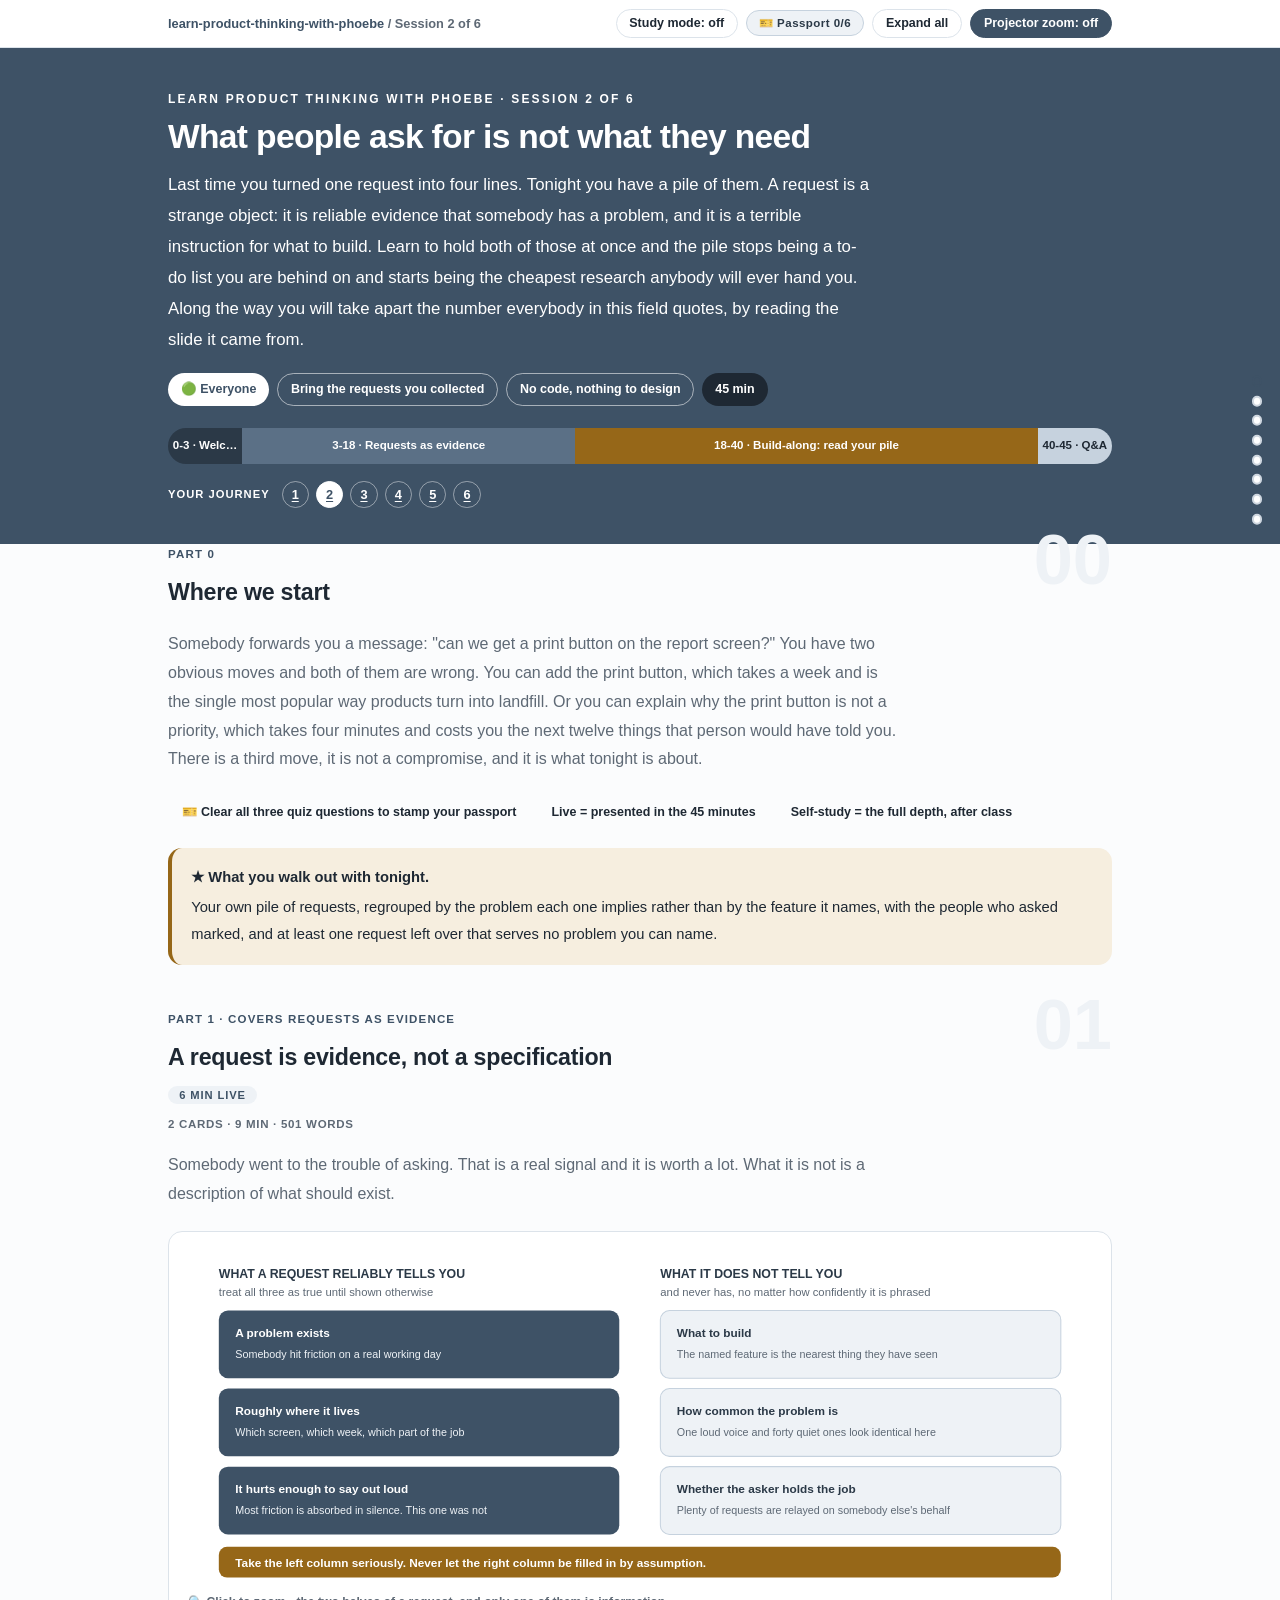
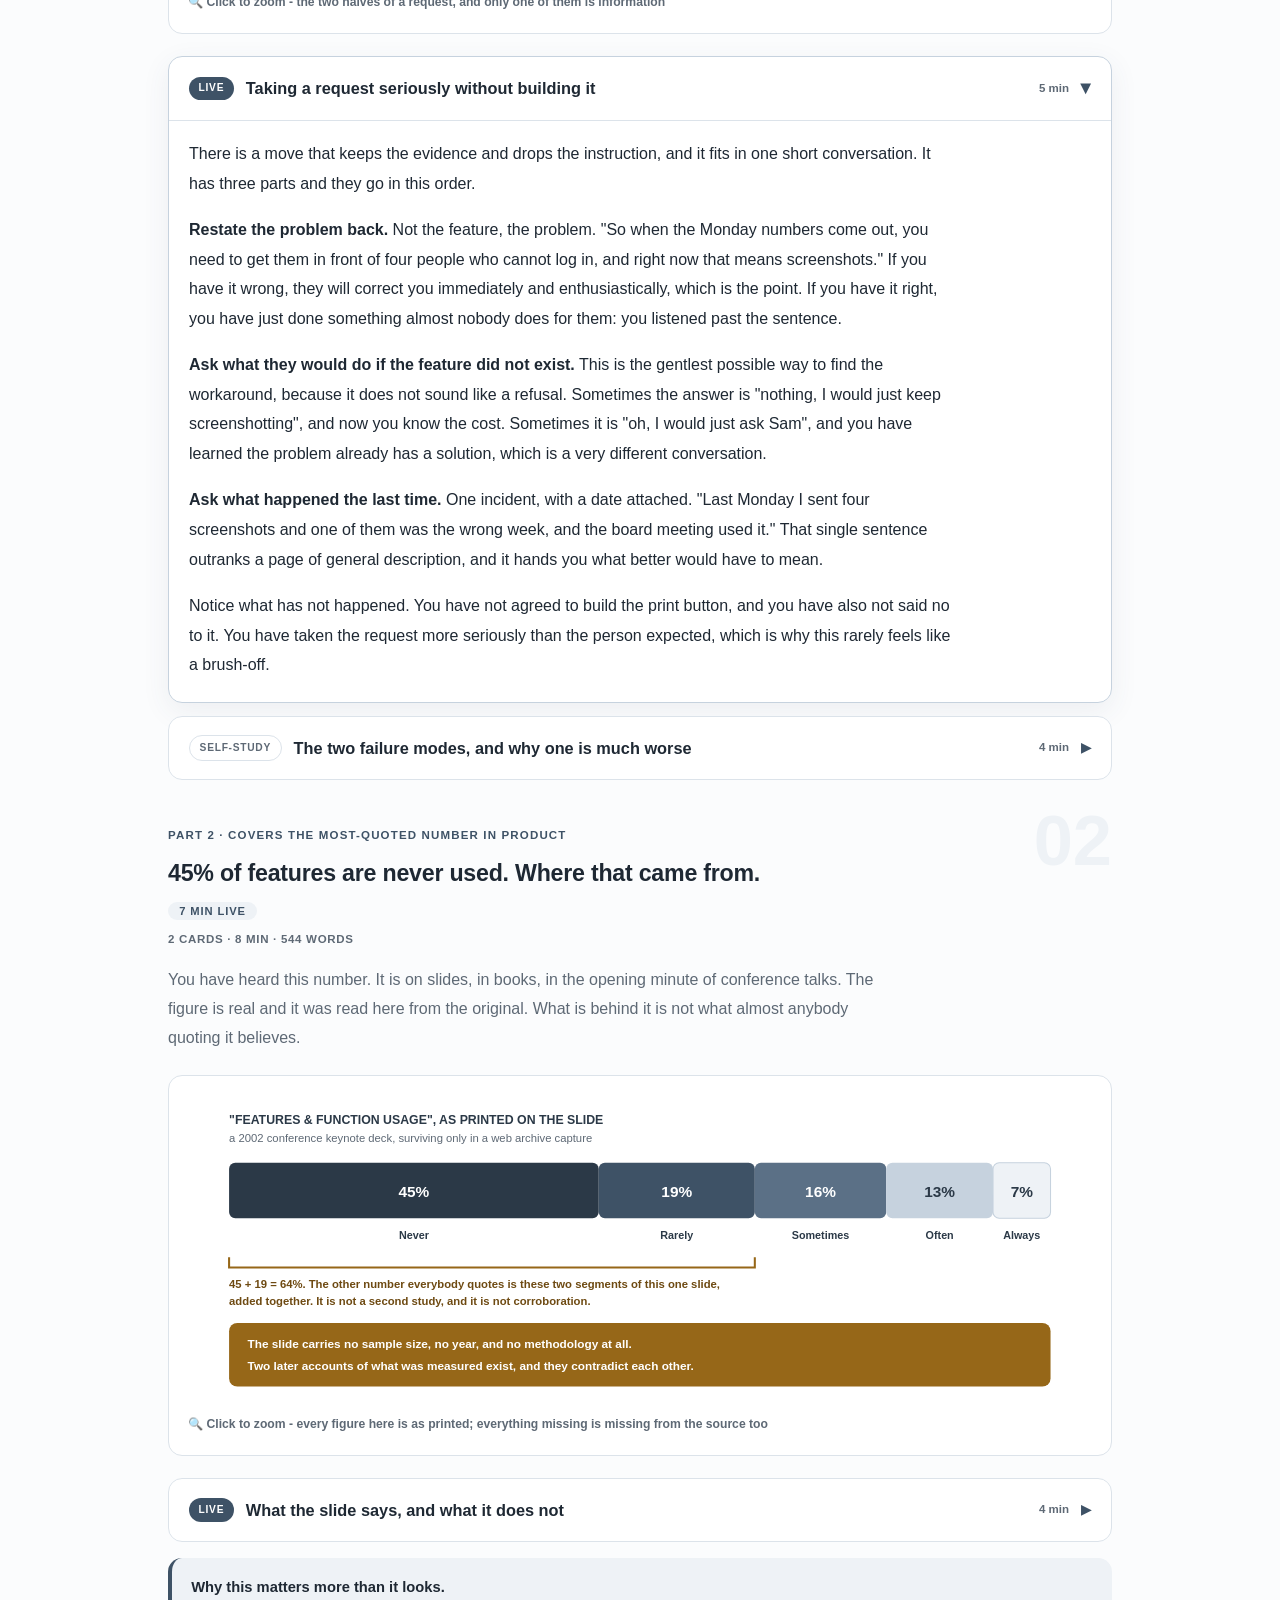
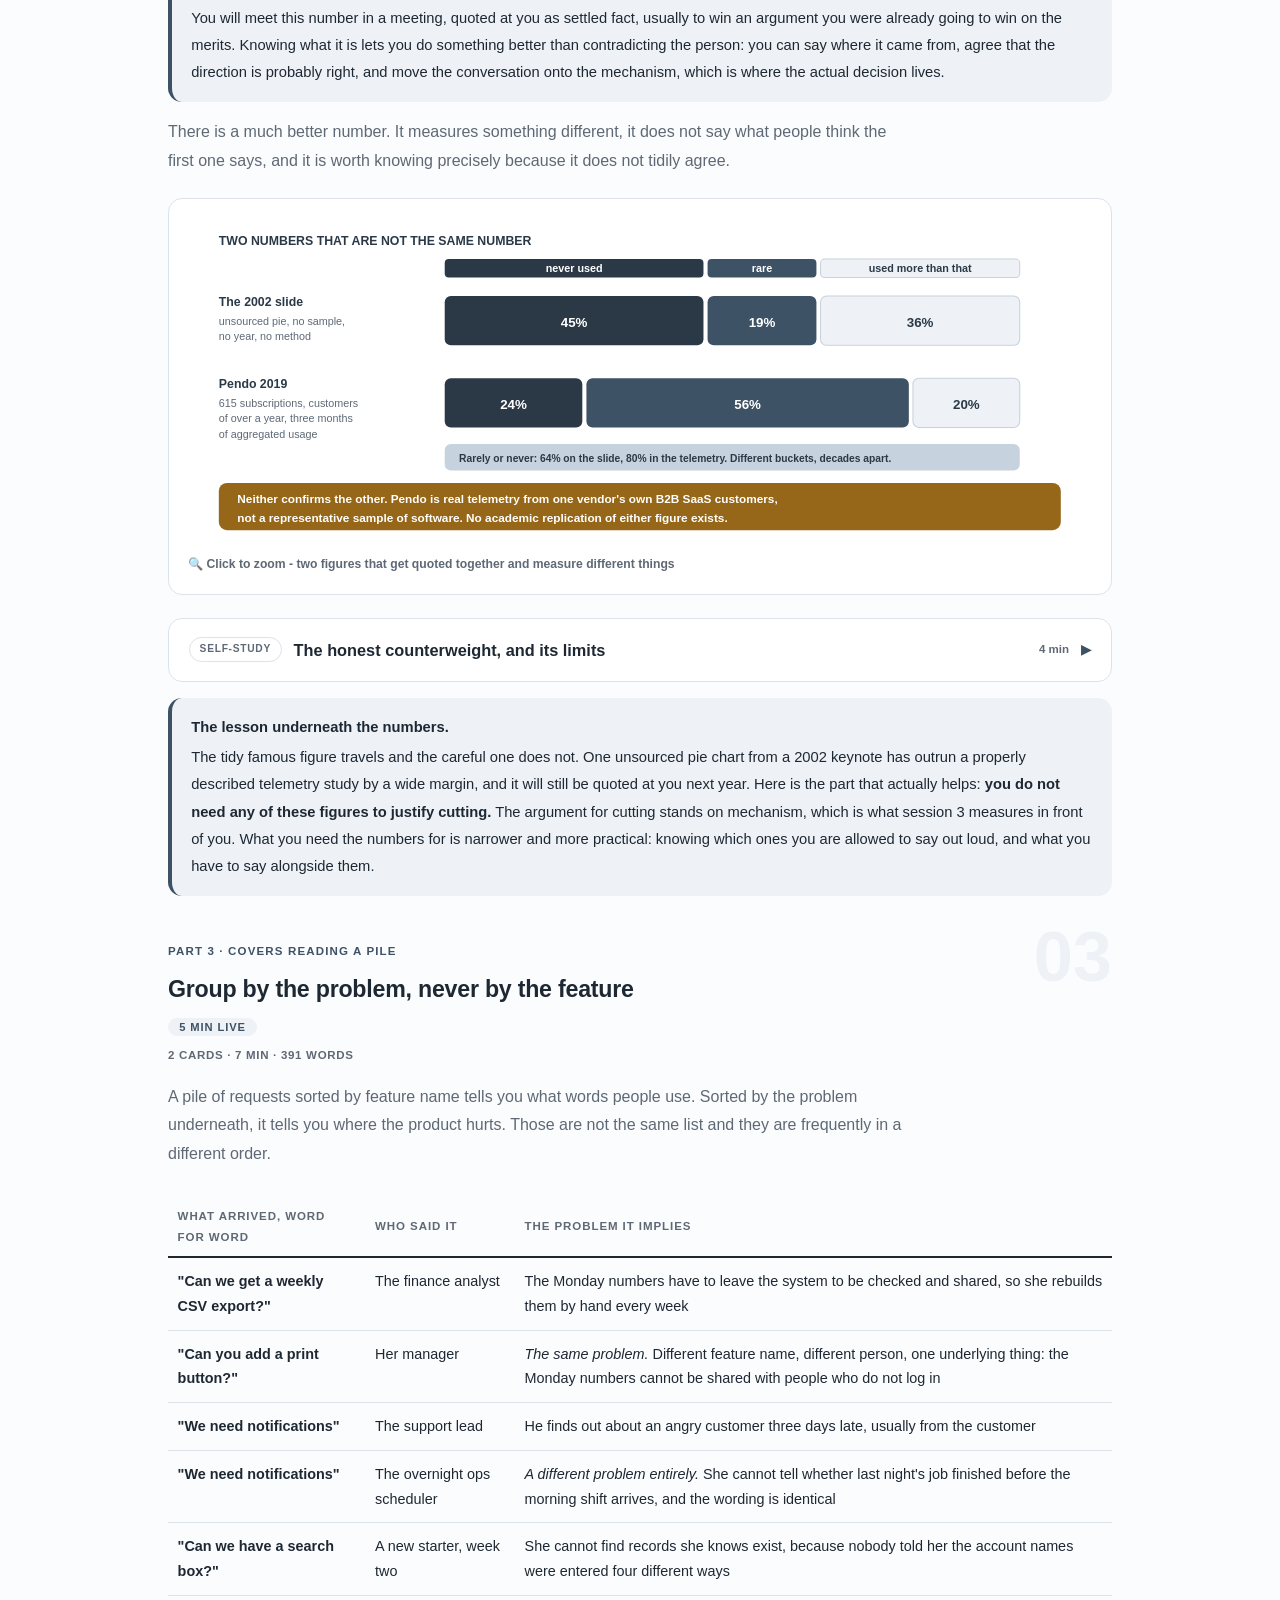
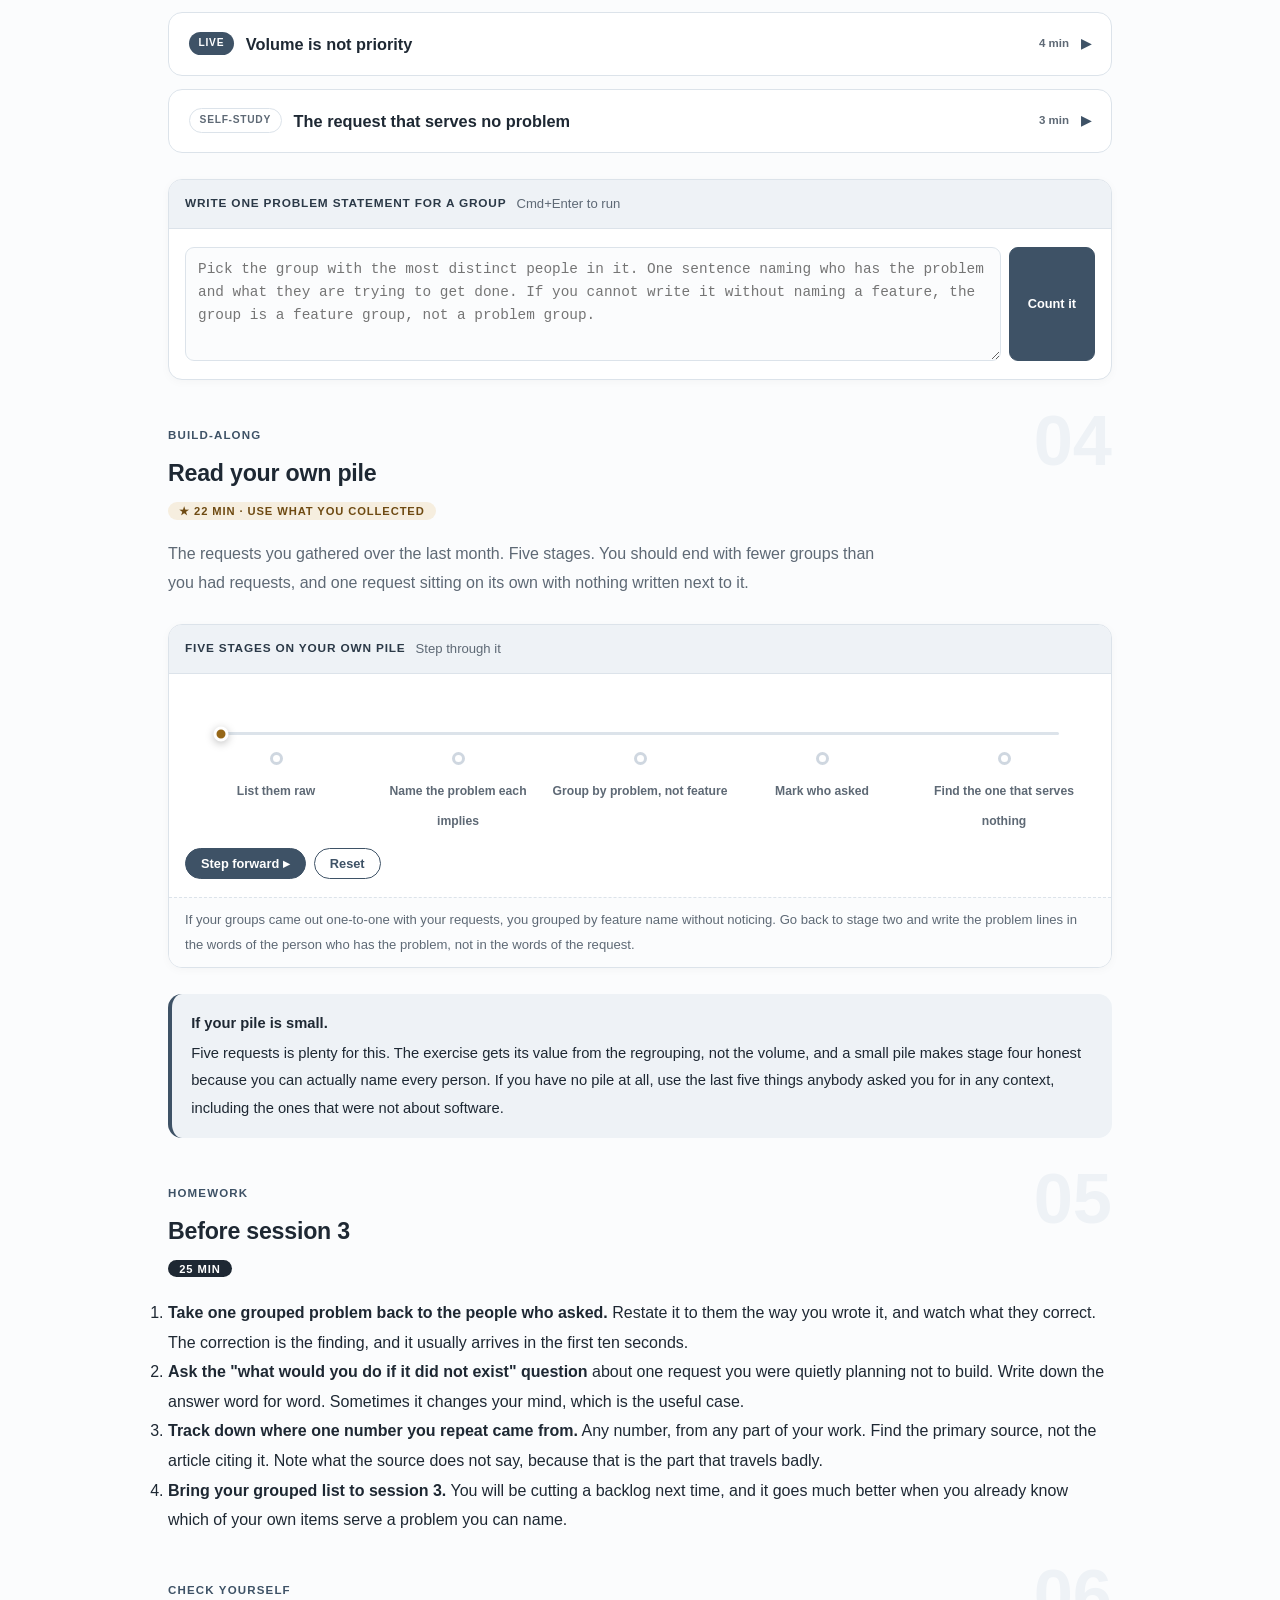
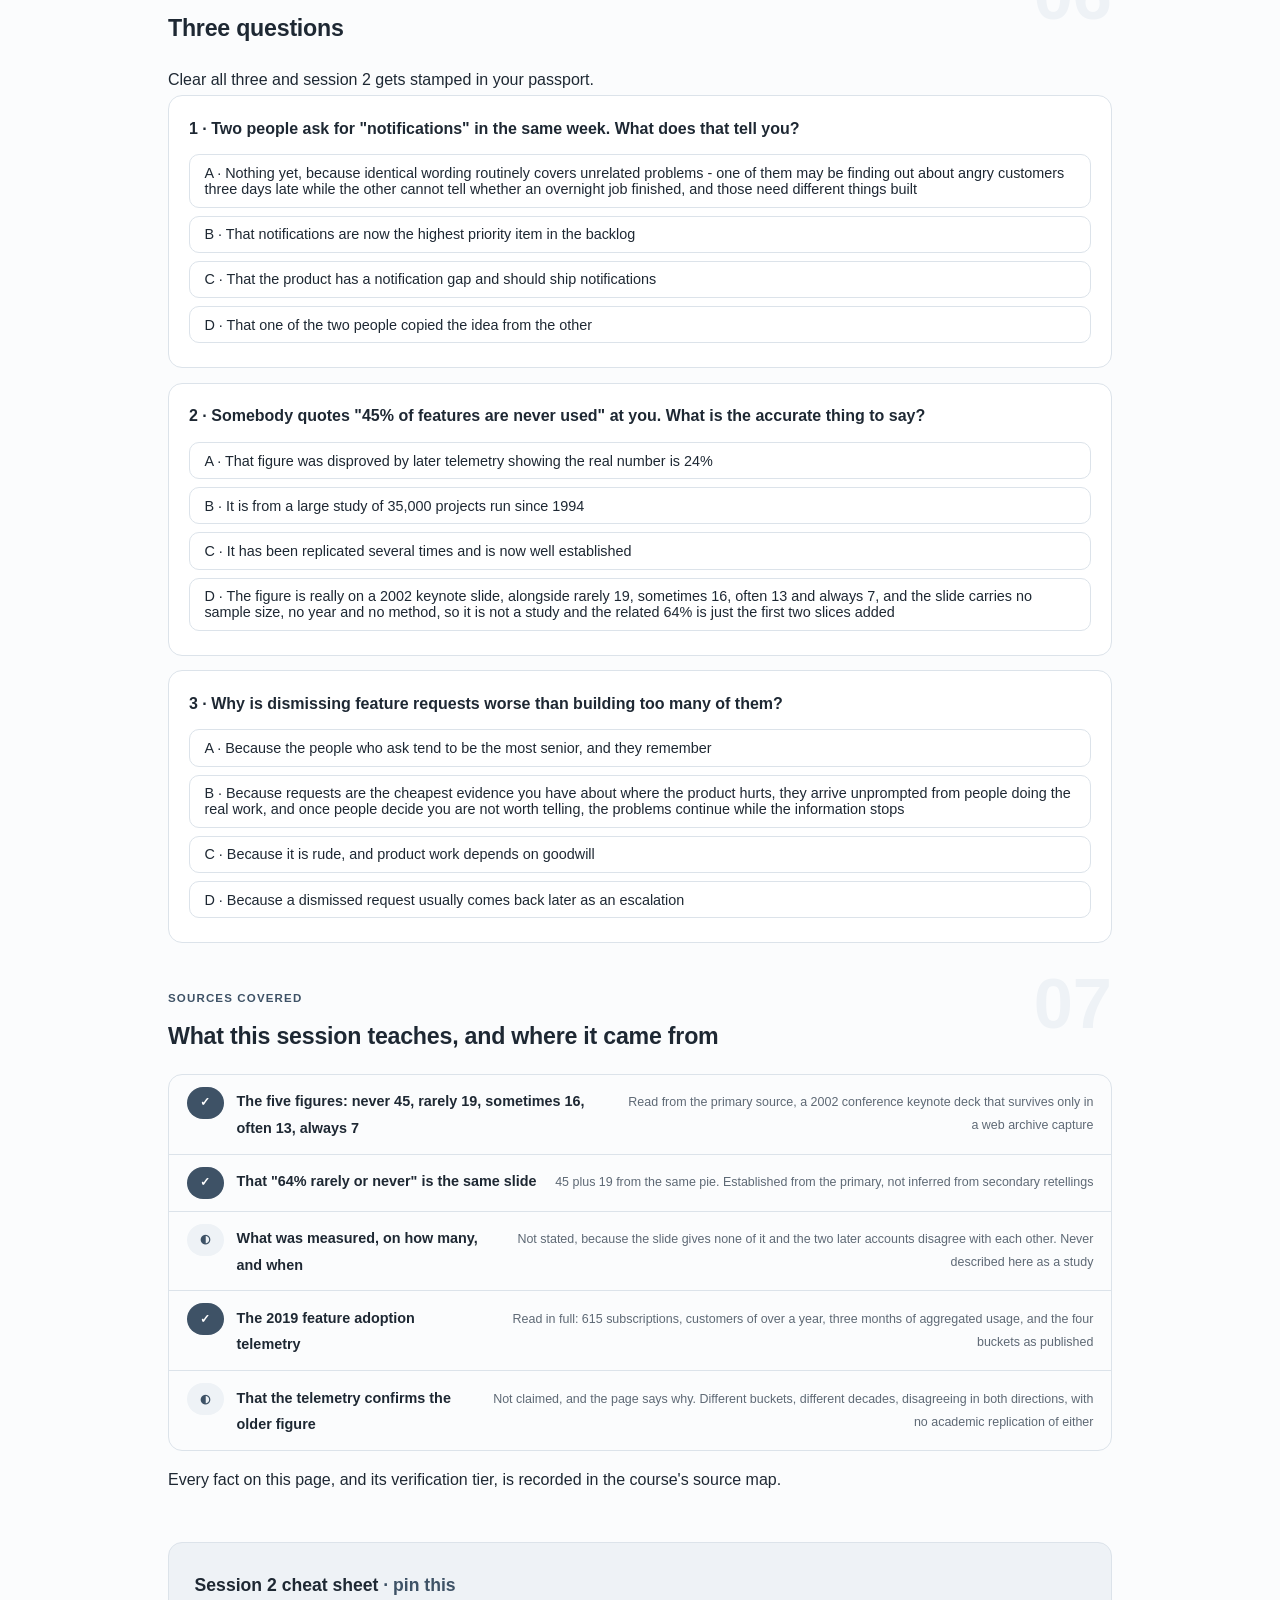
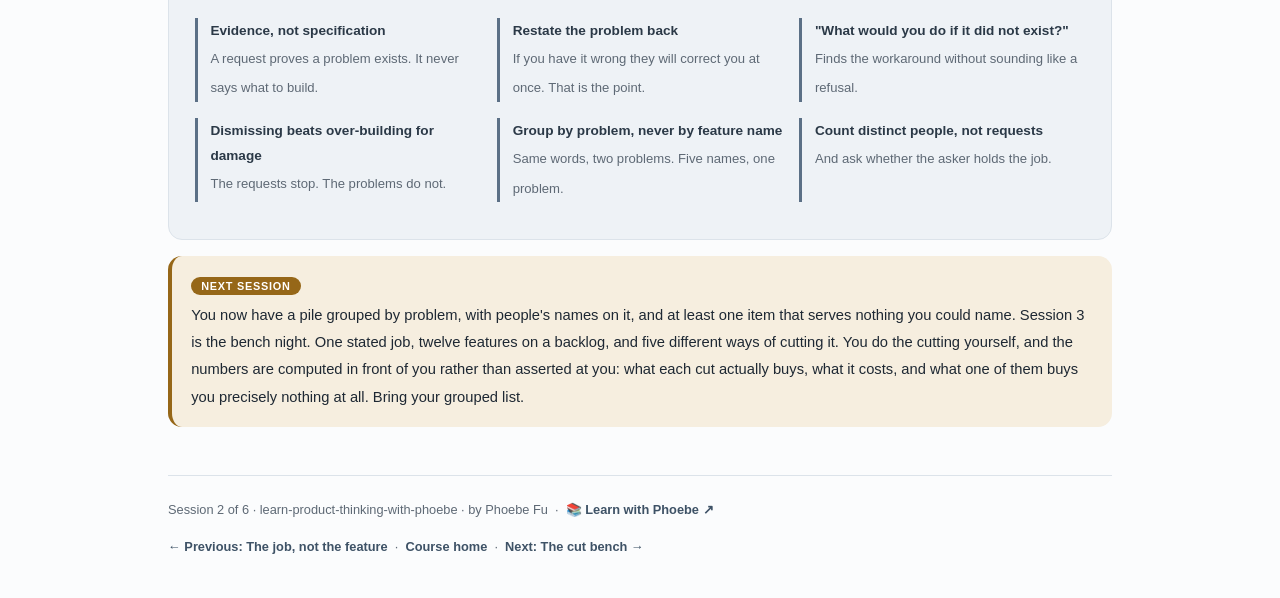
<file: courses/02-what-people-ask-for.html>
<!DOCTYPE html>
<html lang="en">
<head>
<meta charset="UTF-8">
<meta name="viewport" content="width=device-width, initial-scale=1.0">
<!-- social:start -->
<meta name="description" content="Session 2 of 6. A feature request is evidence that somebody has a problem, not a specification for what to build. How to read a pile of requests, and what is really behind the claim that 45% of software features are never used.">
<meta property="og:type" content="article">
<meta property="og:site_name" content="Learn with Phoebe">
<meta property="og:title" content="What people ask for is not what they need - learn product thinking with phoebe">
<meta property="og:description" content="Session 2 of 6. Requests are your cheapest evidence and your worst specification. Plus the most-quoted number in product, read from the slide it actually came from.">
<meta property="og:url" content="https://phoebefu6.github.io/learn-product-thinking-with-phoebe/courses/02-what-people-ask-for.html">
<meta property="og:image" content="https://phoebefu6.github.io/learn-product-thinking-with-phoebe/assets/og-cover.png">
<meta property="og:image:width" content="1200">
<meta property="og:image:height" content="630">
<meta name="twitter:card" content="summary_large_image">
<meta name="twitter:title" content="What people ask for is not what they need - learn product thinking with phoebe">
<meta name="twitter:description" content="Session 2 of 6. Reading requests as evidence, and the truth behind the 45% figure.">
<meta name="twitter:image" content="https://phoebefu6.github.io/learn-product-thinking-with-phoebe/assets/og-cover.png">
<!-- social:end -->
<title>Session 2 · What people ask for is not what they need - learn product thinking with phoebe</title>
<link rel="stylesheet" href="../assets/style.css?v=22">
</head>
<body>

<div class="toolbar">
  <div class="wrap">
    <span class="crumb"><a href="../index.html">learn-product-thinking-with-phoebe</a> / Session 2 of 6</span>
    <button class="btn" id="toggle-all" type="button">Expand all</button>
    <button class="btn primary" id="zoom-toggle" type="button">Projector zoom: off</button>
  </div>
</div>

<header class="masthead">
  <div class="wrap">
    <div class="eyebrow">Learn Product Thinking with Phoebe · Session 2 of 6</div>
    <h1>What people ask for <span class="accent">is not what they need</span></h1>
    <p class="sub">Last time you turned one request into four lines. Tonight you have a pile of them. A request is a strange object: it is reliable evidence that somebody has a problem, and it is a terrible instruction for what to build. Learn to hold both of those at once and the pile stops being a to-do list you are behind on and starts being the cheapest research anybody will ever hand you. Along the way you will take apart the number everybody in this field quotes, by reading the slide it came from.</p>
    <div class="chip-row">
      <span class="chip level">🟢 Everyone</span>
      <span class="chip audience">Bring the requests you collected</span>
      <span class="chip audience">No code, nothing to design</span>
      <span class="chip time">45 min</span>
    </div>
    <div class="agenda">
      <span class="a1" style="flex:1">0-3 · Welcome</span>
      <span class="a2" style="flex:5">3-18 · Requests as evidence</span>
      <span class="a3" style="flex:7">18-40 · Build-along: read your pile</span>
      <span class="a4" style="flex:1">40-45 · Q&amp;A</span>
    </div>
  </div>
</header>

<main class="wrap">

  <section class="section" id="intro">
    <div class="section-kicker">
      <span class="klabel">Part 0</span>
      <h2>Where we start</h2>
    </div>
    <p class="lede">Somebody forwards you a message: "can we get a print button on the report screen?" You have two obvious moves and both of them are wrong. You can add the print button, which takes a week and is the single most popular way products turn into landfill. Or you can explain why the print button is not a priority, which takes four minutes and costs you the next twelve things that person would have told you. There is a third move, it is not a compromise, and it is what tonight is about.</p>

    <div class="legend">
      <span class="pill">🎫 Clear all three quiz questions to stamp your passport</span>
      <span class="pill">Live = presented in the 45 minutes</span>
      <span class="pill">Self-study = the full depth, after class</span>
    </div>

    <div class="callout win">
      <p><strong>★ What you walk out with tonight.</strong> Your own pile of requests, regrouped by the problem each one implies rather than by the feature it names, with the people who asked marked, and at least one request left over that serves no problem you can name.</p>
    </div>
  </section>

  <section class="section" id="part-1">
    <div class="section-kicker">
      <span class="klabel">Part 1 · covers requests as evidence</span>
      <h2>A request is evidence, not a specification</h2>
      <span class="tag concept">6 min live</span>
    </div>
    <p class="lede">Somebody went to the trouble of asking. That is a real signal and it is worth a lot. What it is not is a description of what should exist.</p>

    <figure class="zoomable">
      <svg viewBox="0 0 880 322" xmlns="http://www.w3.org/2000/svg" role="img" aria-label="Two columns: what a feature request reliably tells you, and what it does not tell you. It tells you a problem exists, roughly where it lives, and that it hurts enough to say out loud. It does not tell you what to build, how common the problem is, or whether the asker holds the job.">
        <style>
          .p2aH { font: 800 12px Inter, sans-serif; fill: #2B3947; }
          .p2aS { font: 400 11px Inter, sans-serif; fill: #5E6975; }
          .p2aT { font: 800 11.5px Inter, sans-serif; fill: #FFFFFF; }
          .p2aW { font: 400 10.5px Inter, sans-serif; fill: #EEF2F6; }
          .p2aD { font: 800 11.5px Inter, sans-serif; fill: #2B3947; }
          .p2aM { font: 400 10.5px Inter, sans-serif; fill: #5E6975; }
          .p2aB { font: 800 11.5px Inter, sans-serif; fill: #FFFFFF; }
        </style>

        <text class="p2aH" x="30" y="26">WHAT A REQUEST RELIABLY TELLS YOU</text>
        <text class="p2aS" x="30" y="44">treat all three as true until shown otherwise</text>
        <text class="p2aH" x="460" y="26">WHAT IT DOES NOT TELL YOU</text>
        <text class="p2aS" x="460" y="44">and never has, no matter how confidently it is phrased</text>

        <rect x="30" y="58" width="390" height="66" rx="9" fill="#3E5266"/>
        <text class="p2aT" x="46" y="84">A problem exists</text>
        <text class="p2aW" x="46" y="104">Somebody hit friction on a real working day</text>

        <rect x="30" y="134" width="390" height="66" rx="9" fill="#3E5266"/>
        <text class="p2aT" x="46" y="160">Roughly where it lives</text>
        <text class="p2aW" x="46" y="180">Which screen, which week, which part of the job</text>

        <rect x="30" y="210" width="390" height="66" rx="9" fill="#3E5266"/>
        <text class="p2aT" x="46" y="236">It hurts enough to say out loud</text>
        <text class="p2aW" x="46" y="256">Most friction is absorbed in silence. This one was not</text>

        <rect x="460" y="58" width="390" height="66" rx="9" fill="#EEF2F6" stroke="#C6D2DE"/>
        <text class="p2aD" x="476" y="84">What to build</text>
        <text class="p2aM" x="476" y="104">The named feature is the nearest thing they have seen</text>

        <rect x="460" y="134" width="390" height="66" rx="9" fill="#EEF2F6" stroke="#C6D2DE"/>
        <text class="p2aD" x="476" y="160">How common the problem is</text>
        <text class="p2aM" x="476" y="180">One loud voice and forty quiet ones look identical here</text>

        <rect x="460" y="210" width="390" height="66" rx="9" fill="#EEF2F6" stroke="#C6D2DE"/>
        <text class="p2aD" x="476" y="236">Whether the asker holds the job</text>
        <text class="p2aM" x="476" y="256">Plenty of requests are relayed on somebody else's behalf</text>

        <rect x="30" y="288" width="820" height="30" rx="8" fill="#966718"/>
        <text class="p2aB" x="46" y="308">Take the left column seriously. Never let the right column be filled in by assumption.</text>
      </svg>
      <figcaption>🔍 Click to zoom - the two halves of a request, and only one of them is information</figcaption>
    </figure>

    <details class="card" open>
      <summary><span class="mode live">Live</span>Taking a request seriously without building it<span class="mini">5 min</span><span class="caret">▶</span></summary>
      <div class="body">
        <p>There is a move that keeps the evidence and drops the instruction, and it fits in one short conversation. It has three parts and they go in this order.</p>
        <p><strong>Restate the problem back.</strong> Not the feature, the problem. "So when the Monday numbers come out, you need to get them in front of four people who cannot log in, and right now that means screenshots." If you have it wrong, they will correct you immediately and enthusiastically, which is the point. If you have it right, you have just done something almost nobody does for them: you listened past the sentence.</p>
        <p><strong>Ask what they would do if the feature did not exist.</strong> This is the gentlest possible way to find the workaround, because it does not sound like a refusal. Sometimes the answer is "nothing, I would just keep screenshotting", and now you know the cost. Sometimes it is "oh, I would just ask Sam", and you have learned the problem already has a solution, which is a very different conversation.</p>
        <p><strong>Ask what happened the last time.</strong> One incident, with a date attached. "Last Monday I sent four screenshots and one of them was the wrong week, and the board meeting used it." That single sentence outranks a page of general description, and it hands you what better would have to mean.</p>
        <p>Notice what has not happened. You have not agreed to build the print button, and you have also not said no to it. You have taken the request more seriously than the person expected, which is why this rarely feels like a brush-off.</p>
      </div>
    </details>

    <details class="card">
      <summary><span class="mode self">Self-study</span>The two failure modes, and why one is much worse<span class="mini">4 min</span><span class="caret">▶</span></summary>
      <div class="body">
        <p><strong>Build everything requested.</strong> This is the popular failure because every individual decision looks reasonable and helpful. The effect is cumulative rather than immediate: you become an order-taker, which means the queue now decides what the product is, and whoever asks most often wins. The product becomes incoherent in a specific way, where each part makes sense to the person who asked for it and no part makes sense to anybody arriving fresh. Nobody can point at the meeting where that decision was taken, because it never was one.</p>
        <p><strong>Dismiss requests.</strong> This looks like the disciplined alternative and it is far worse, for a reason that is easy to miss. The requests were your cheapest source of evidence about where the product hurts. They arrive unprompted, they cost nothing, and they come from people doing the actual work. Dismiss enough of them and they stop arriving. The problems do not stop, you just stop hearing about them, and the silence is indistinguishable from things going well right up until somebody leaves.</p>
        <p>The asymmetry matters. Over-building wastes effort you can see. Dismissing destroys an information channel you cannot see, and it does not grow back quickly once people have decided you are not worth telling.</p>
        <p>The third move avoids both because it separates two things that got glued together: whether to take the request seriously, and whether to build the named thing. Those were never the same question.</p>
      </div>
    </details>
  </section>

  <section class="section" id="part-2">
    <div class="section-kicker">
      <span class="klabel">Part 2 · covers the most-quoted number in product</span>
      <h2>45% of features are never used. Where that came from.</h2>
      <span class="tag concept">7 min live</span>
    </div>
    <p class="lede">You have heard this number. It is on slides, in books, in the opening minute of conference talks. The figure is real and it was read here from the original. What is behind it is not what almost anybody quoting it believes.</p>

    <figure class="zoomable">
      <svg viewBox="0 0 880 300" xmlns="http://www.w3.org/2000/svg" role="img" aria-label="The Features and Function Usage pie from the 2002 keynote slide, drawn as a bar: never 45 percent, rarely 19 percent, sometimes 16 percent, often 13 percent, always 7 percent. The famous 64 percent figure is the first two segments added together, from the same slide.">
        <style>
          .p2bH { font: 800 12px Inter, sans-serif; fill: #2B3947; }
          .p2bS { font: 400 11px Inter, sans-serif; fill: #5E6975; }
          .p2bV { font: 800 15px Inter, sans-serif; fill: #FFFFFF; }
          .p2bVd { font: 800 15px Inter, sans-serif; fill: #2B3947; }
          .p2bL { font: 700 10.5px Inter, sans-serif; fill: #2B3947; }
          .p2bO { font: 700 11px Inter, sans-serif; fill: #6E4A12; }
          .p2bB { font: 800 11.5px Inter, sans-serif; fill: #FFFFFF; }
        </style>

        <text class="p2bH" x="40" y="28">"FEATURES &amp; FUNCTION USAGE", AS PRINTED ON THE SLIDE</text>
        <text class="p2bS" x="40" y="46">a 2002 conference keynote deck, surviving only in a web archive capture</text>

        <rect x="40" y="66" width="360" height="54" rx="6" fill="#2B3947"/>
        <rect x="400" y="66" width="152" height="54" rx="6" fill="#3E5266"/>
        <rect x="552" y="66" width="128" height="54" rx="6" fill="#5B7086"/>
        <rect x="680" y="66" width="104" height="54" rx="6" fill="#C6D2DE"/>
        <rect x="784" y="66" width="56" height="54" rx="6" fill="#EEF2F6" stroke="#C6D2DE"/>

        <text class="p2bV" x="220" y="99" text-anchor="middle">45%</text>
        <text class="p2bV" x="476" y="99" text-anchor="middle">19%</text>
        <text class="p2bV" x="616" y="99" text-anchor="middle">16%</text>
        <text class="p2bVd" x="732" y="99" text-anchor="middle">13%</text>
        <text class="p2bVd" x="812" y="99" text-anchor="middle">7%</text>

        <text class="p2bL" x="220" y="140" text-anchor="middle">Never</text>
        <text class="p2bL" x="476" y="140" text-anchor="middle">Rarely</text>
        <text class="p2bL" x="616" y="140" text-anchor="middle">Sometimes</text>
        <text class="p2bL" x="732" y="140" text-anchor="middle">Often</text>
        <text class="p2bL" x="812" y="140" text-anchor="middle">Always</text>

        <path d="M 40 158 L 40 168 L 552 168 L 552 158" fill="none" stroke="#966718" stroke-width="2"/>
        <text class="p2bO" x="40" y="188">45 + 19 = 64%. The other number everybody quotes is these two segments of this one slide,</text>
        <text class="p2bO" x="40" y="205">added together. It is not a second study, and it is not corroboration.</text>

        <rect x="40" y="222" width="800" height="62" rx="8" fill="#966718"/>
        <text class="p2bB" x="58" y="246">The slide carries no sample size, no year, and no methodology at all.</text>
        <text class="p2bB" x="58" y="268">Two later accounts of what was measured exist, and they contradict each other.</text>
      </svg>
      <figcaption>🔍 Click to zoom - every figure here is as printed; everything missing is missing from the source too</figcaption>
    </figure>

    <details class="card">
      <summary><span class="mode live">Live</span>What the slide says, and what it does not<span class="mini">4 min</span><span class="caret">▶</span></summary>
      <div class="body">
        <p>The primary source was tracked down and read for this session. It is a keynote slide deck from a software conference in 2002, titled <em>ROI - It's Your Job!</em>, by Jim Johnson, copyright The Standish Group International. It is not hosted anywhere current. It survives in a Wayback Machine capture of the conference host, and that is the only reason any of this can be checked at all.</p>
        <p>One slide is titled "Features &amp; Function Usage". It is a pie chart with five slices: <strong>never 45%, rarely 19%, sometimes 16%, often 13%, always 7%</strong>. Those five numbers are what the slide says. The famous 45% is the first slice. The other famous number, "64% of features are rarely or never used", is 45 plus 19, from the same pie, on the same slide. Two figures, one source, and they have been travelling separately for twenty years as if they were independent confirmations of each other.</p>
        <p><strong>Here is the finding.</strong> The slide carries no sample size, no year, and no methodology. Not a footnote, not a caption, nothing. The deck does have a general methodology slide elsewhere, mentioning tens of thousands of projects since 1994, but that describes a separate body of success-and-failure research, not this pie. The pie itself follows another slide that is equally uncited.</p>
        <p>Two later accounts of what was actually measured exist, and they disagree. One says Standish stated in 2015 that it came from four internal applications. Another has a 2010 Standish report citing an unpublished 1996 study of a hundred custom applications. Four applications or a hundred, 2002 or 1996: neither account could be corroborated against a primary document. The honest position is to state that the two accounts disagree and not to pick one.</p>
        <p><strong>So never call it a study.</strong> It is one unsourced pie chart in a conference deck. The figures are real in the sense that they are really on the slide. Nothing further is known.</p>
      </div>
    </details>

    <div class="callout tip">
      <p><strong>Why this matters more than it looks.</strong> You will meet this number in a meeting, quoted at you as settled fact, usually to win an argument you were already going to win on the merits. Knowing what it is lets you do something better than contradicting the person: you can say where it came from, agree that the direction is probably right, and move the conversation onto the mechanism, which is where the actual decision lives.</p>
    </div>

    <p class="lede">There is a much better number. It measures something different, it does not say what people think the first one says, and it is worth knowing precisely because it does not tidily agree.</p>

    <figure class="zoomable">
      <svg viewBox="0 0 880 316" xmlns="http://www.w3.org/2000/svg" role="img" aria-label="The 2002 keynote slide compared with the Pendo 2019 Feature Adoption Report. The slide says never 45 percent and rarely 19 percent, so rarely-or-never is 64 percent. Pendo telemetry says never used 24 percent and rare 56 percent, so rarely-or-never is 80 percent. The two do not confirm each other.">
        <style>
          .p2cH { font: 800 12px Inter, sans-serif; fill: #2B3947; }
          .p2cS { font: 400 10.5px Inter, sans-serif; fill: #5E6975; }
          .p2cN { font: 800 12px Inter, sans-serif; fill: #2B3947; }
          .p2cV { font: 800 13px Inter, sans-serif; fill: #FFFFFF; }
          .p2cVd { font: 800 13px Inter, sans-serif; fill: #2B3947; }
          .p2cK { font: 700 10.5px Inter, sans-serif; fill: #2B3947; }
          .p2cKw { font: 700 10.5px Inter, sans-serif; fill: #FFFFFF; }
          .p2cKs { font: 700 10px Inter, sans-serif; fill: #2B3947; }
          .p2cB { font: 800 11.5px Inter, sans-serif; fill: #FFFFFF; }
        </style>

        <text class="p2cH" x="30" y="26">TWO NUMBERS THAT ARE NOT THE SAME NUMBER</text>

        <rect x="250" y="40" width="252" height="18" rx="4" fill="#2B3947"/>
        <text class="p2cKw" x="376" y="53" text-anchor="middle">never used</text>
        <rect x="506" y="40" width="106" height="18" rx="4" fill="#3E5266"/>
        <text class="p2cKw" x="559" y="53" text-anchor="middle">rare</text>
        <rect x="616" y="40" width="194" height="18" rx="4" fill="#EEF2F6" stroke="#C6D2DE"/>
        <text class="p2cK" x="713" y="53" text-anchor="middle">used more than that</text>

        <text class="p2cN" x="30" y="86">The 2002 slide</text>
        <text class="p2cS" x="30" y="104">unsourced pie, no sample,</text>
        <text class="p2cS" x="30" y="119">no year, no method</text>
        <rect x="250" y="76" width="252" height="48" rx="6" fill="#2B3947"/>
        <text class="p2cV" x="376" y="106" text-anchor="middle">45%</text>
        <rect x="506" y="76" width="106" height="48" rx="6" fill="#3E5266"/>
        <text class="p2cV" x="559" y="106" text-anchor="middle">19%</text>
        <rect x="616" y="76" width="194" height="48" rx="6" fill="#EEF2F6" stroke="#C6D2DE"/>
        <text class="p2cVd" x="713" y="106" text-anchor="middle">36%</text>

        <text class="p2cN" x="30" y="166">Pendo 2019</text>
        <text class="p2cS" x="30" y="184">615 subscriptions, customers</text>
        <text class="p2cS" x="30" y="199">of over a year, three months</text>
        <text class="p2cS" x="30" y="214">of aggregated usage</text>
        <rect x="250" y="156" width="134" height="48" rx="6" fill="#2B3947"/>
        <text class="p2cV" x="317" y="186" text-anchor="middle">24%</text>
        <rect x="388" y="156" width="314" height="48" rx="6" fill="#3E5266"/>
        <text class="p2cV" x="545" y="186" text-anchor="middle">56%</text>
        <rect x="706" y="156" width="104" height="48" rx="6" fill="#EEF2F6" stroke="#C6D2DE"/>
        <text class="p2cVd" x="758" y="186" text-anchor="middle">20%</text>

        <rect x="250" y="220" width="560" height="26" rx="6" fill="#C6D2DE"/>
        <text class="p2cKs" x="264" y="238">Rarely or never: 64% on the slide, 80% in the telemetry. Different buckets, decades apart.</text>

        <rect x="30" y="258" width="820" height="46" rx="8" fill="#966718"/>
        <text class="p2cB" x="48" y="278">Neither confirms the other. Pendo is real telemetry from one vendor's own B2B SaaS customers,</text>
        <text class="p2cB" x="48" y="296">not a representative sample of software. No academic replication of either figure exists.</text>
      </svg>
      <figcaption>🔍 Click to zoom - two figures that get quoted together and measure different things</figcaption>
    </figure>

    <details class="card">
      <summary><span class="mode self">Self-study</span>The honest counterweight, and its limits<span class="mini">4 min</span><span class="caret">▶</span></summary>
      <div class="body">
        <p>In February 2019 Pendo published a Feature Adoption Report. Unlike the slide, it says what it measured: <strong>615 subscriptions</strong>, all customers of more than a year, with usage aggregated over a <strong>three-month period</strong>, across banking, HR technology, education, logistics, healthcare and e-commerce. That is telemetry. Software reporting what people actually clicked, not a survey and not a recollection.</p>
        <p>Its split is <strong>frequent 12%, moderate 8%, rare 56%, never used 24%</strong>. It also reports that <strong>12% of features generate 80% of average daily usage volume</strong>, which is the part most worth carrying around.</p>
        <p><strong>Resist the urge to say this confirms the 45%.</strong> It does not, in both directions at once. Pendo's never bucket is 24%, which is a lot lower than 45. Its rarely-or-never total is 80%, which is considerably worse than 64. Different definitions of the buckets, different populations, seventeen years apart. Two numbers that disagree in opposite directions are not corroboration, they are two numbers.</p>
        <p>And state the limit whenever you quote it. Pendo measured Pendo's own customer base: B2B software companies that bought a product analytics tool. Real telemetry, honestly described, and not a representative sample of software in general. No peer-reviewed replication of any of this exists, and no comparable published figure from another analytics vendor could be found. The absence is part of what you know.</p>
      </div>
    </details>

    <div class="callout tip">
      <p><strong>The lesson underneath the numbers.</strong> The tidy famous figure travels and the careful one does not. One unsourced pie chart from a 2002 keynote has outrun a properly described telemetry study by a wide margin, and it will still be quoted at you next year. Here is the part that actually helps: <strong>you do not need any of these figures to justify cutting.</strong> The argument for cutting stands on mechanism, which is what session 3 measures in front of you. What you need the numbers for is narrower and more practical: knowing which ones you are allowed to say out loud, and what you have to say alongside them.</p>
    </div>
  </section>

  <section class="section" id="part-3">
    <div class="section-kicker">
      <span class="klabel">Part 3 · covers reading a pile</span>
      <h2>Group by the problem, never by the feature</h2>
      <span class="tag concept">5 min live</span>
    </div>
    <p class="lede">A pile of requests sorted by feature name tells you what words people use. Sorted by the problem underneath, it tells you where the product hurts. Those are not the same list and they are frequently in a different order.</p>

    <table class="clean">
      <tr><th>What arrived, word for word</th><th>Who said it</th><th>The problem it implies</th></tr>
      <tr><td><strong>"Can we get a weekly CSV export?"</strong></td><td>The finance analyst</td><td>The Monday numbers have to leave the system to be checked and shared, so she rebuilds them by hand every week</td></tr>
      <tr><td><strong>"Can you add a print button?"</strong></td><td>Her manager</td><td><em>The same problem.</em> Different feature name, different person, one underlying thing: the Monday numbers cannot be shared with people who do not log in</td></tr>
      <tr><td><strong>"We need notifications"</strong></td><td>The support lead</td><td>He finds out about an angry customer three days late, usually from the customer</td></tr>
      <tr><td><strong>"We need notifications"</strong></td><td>The overnight ops scheduler</td><td><em>A different problem entirely.</em> She cannot tell whether last night's job finished before the morning shift arrives, and the wording is identical</td></tr>
      <tr><td><strong>"Can we have a search box?"</strong></td><td>A new starter, week two</td><td>She cannot find records she knows exist, because nobody told her the account names were entered four different ways</td></tr>
    </table>

    <details class="card">
      <summary><span class="mode live">Live</span>Volume is not priority<span class="mini">4 min</span><span class="caret">▶</span></summary>
      <div class="body">
        <p>Once the pile is grouped by problem, the tempting next move is to count. Resist it for one minute, because a raw count is almost always a measure of who is comfortable asking rather than where the pain is.</p>
        <p>Three things to record next to each group, in this order.</p>
        <p><strong>Who asked.</strong> By name, not by department. A group of four requests that all came from one enthusiastic person is a different object from a group of four requests from four people, and a plain tally cannot tell them apart.</p>
        <p><strong>How many distinct people.</strong> This is the count that means something. Two separate people arriving independently at the same problem is a stronger signal than eight requests from one.</p>
        <p><strong>Whether they hold the job.</strong> The most important and most skipped. Is the person asking the one who actually does the work, or are they relaying, guessing, or advocating on behalf of somebody they last spoke to in March? A request from the person with the problem and a request about somebody else's problem look identical in a ticket queue and are worth wildly different amounts.</p>
        <p>The quiet outcome of doing this properly: some groups shrink to nothing, and one group you had not noticed turns out to have three different people circling it with three different feature names.</p>
      </div>
    </details>

    <details class="card">
      <summary><span class="mode self">Self-study</span>The request that serves no problem<span class="mini">3 min</span><span class="caret">▶</span></summary>
      <div class="body">
        <p>Every pile has at least one. A request where, after honest effort, you cannot write down what problem it solves for whom. Not a hard one, not a vague one: one where the problem line comes out empty.</p>
        <p>There are three usual explanations and they need different handling. Sometimes you simply have not asked yet, and the problem is real and obvious the moment you do. Sometimes it was copied from another product, because somebody saw it there and it looked professional. And sometimes it exists because it was on a list, and the list came from a meeting, and nobody in the meeting had the problem either.</p>
        <p>The first is fixed with a ten minute conversation. The other two are the interesting ones, because they are how a backlog silently fills with work that will be built, shipped, maintained for years, and never used. Finding one of these in your own pile tonight is a genuinely useful outcome, and it is why the last stage of the build-along asks for exactly that.</p>
      </div>
    </details>

    <div class="tryrow" data-fn="wordcount" data-multiline="1" data-title="Write one problem statement for a group" data-hint="Pick the group with the most distinct people in it. One sentence naming who has the problem and what they are trying to get done. If you cannot write it without naming a feature, the group is a feature group, not a problem group." data-seed="" data-cta="Count it"></div>
  </section>

  <section class="section" id="demo-1">
    <div class="section-kicker">
      <span class="klabel">Build-along</span>
      <h2>Read your own pile</h2>
      <span class="tag demo">★ 22 min · use what you collected</span>
    </div>
    <p class="lede">The requests you gathered over the last month. Five stages. You should end with fewer groups than you had requests, and one request sitting on its own with nothing written next to it.</p>

    <div class="tick" data-stages="List them raw|Name the problem each implies|Group by problem, not feature|Mark who asked|Find the one that serves nothing" data-title="Five stages on your own pile" data-foot="If your groups came out one-to-one with your requests, you grouped by feature name without noticing. Go back to stage two and write the problem lines in the words of the person who has the problem, not in the words of the request.">
      <p class="tick-note" data-stage="0"><b>List every request exactly as it arrived</b>, in the words that were used, including the ones you already decided against. Do not tidy the phrasing and do not merge anything yet. Ten to twenty is a good pile. Five is enough.</p>
      <p class="tick-note" data-stage="1"><b>Next to each, write the problem it implies</b> in one line. Not the feature restated. If you genuinely cannot write one, leave it blank rather than inventing it, because the blanks are the point of stage five.</p>
      <p class="tick-note" data-stage="2"><b>Now group by the problem line, ignoring the feature names entirely.</b> Expect two surprises: requests that sound nothing alike collapsing into one group, and two identically worded requests landing in different groups.</p>
      <p class="tick-note" data-stage="3"><b>Mark each request with who asked and whether they hold the job</b> they are describing. Then count distinct people per group, not requests. Compare that order with the order you would have guessed.</p>
      <p class="tick-note" data-stage="4"><b>Find the request whose problem line is still empty.</b> Decide which of the three it is: not yet asked, copied from another product, or inherited from a list. Write your decision down next to it.</p>
    </div>

    <div class="callout tip">
      <p><strong>If your pile is small.</strong> Five requests is plenty for this. The exercise gets its value from the regrouping, not the volume, and a small pile makes stage four honest because you can actually name every person. If you have no pile at all, use the last five things anybody asked you for in any context, including the ones that were not about software.</p>
    </div>
  </section>

  <section class="section" id="exercise">
    <div class="section-kicker">
      <span class="klabel">Homework</span>
      <h2>Before session 3</h2>
      <span class="tag exercise">25 min</span>
    </div>
    <ol>
      <li><strong>Take one grouped problem back to the people who asked.</strong> Restate it to them the way you wrote it, and watch what they correct. The correction is the finding, and it usually arrives in the first ten seconds.</li>
      <li><strong>Ask the "what would you do if it did not exist" question</strong> about one request you were quietly planning not to build. Write down the answer word for word. Sometimes it changes your mind, which is the useful case.</li>
      <li><strong>Track down where one number you repeat came from.</strong> Any number, from any part of your work. Find the primary source, not the article citing it. Note what the source does not say, because that is the part that travels badly.</li>
      <li><strong>Bring your grouped list to session 3.</strong> You will be cutting a backlog next time, and it goes much better when you already know which of your own items serve a problem you can name.</li>
    </ol>
  </section>

  <section class="section" id="quiz">
    <div class="section-kicker">
      <span class="klabel">Check yourself</span>
      <h2>Three questions</h2>
    </div>
    <p>Clear all three and session 2 gets stamped in your passport.</p>

    <div class="quiz-q" data-answer="0">
      <p class="qtext">1 · Two people ask for "notifications" in the same week. What does that tell you?</p>
      <button class="qopt" type="button">A · Nothing yet, because identical wording routinely covers unrelated problems - one of them may be finding out about angry customers three days late while the other cannot tell whether an overnight job finished, and those need different things built</button>
      <button class="qopt" type="button">B · That notifications are now the highest priority item in the backlog</button>
      <button class="qopt" type="button">C · That the product has a notification gap and should ship notifications</button>
      <button class="qopt" type="button">D · That one of the two people copied the idea from the other</button>
      <p class="qwhy">Grouping by the feature name would put these two together and produce one build that serves neither properly. Grouping by the problem underneath splits them, which is the whole reason the second grouping is worth doing.</p>
    </div>

    <div class="quiz-q" data-answer="3">
      <p class="qtext">2 · Somebody quotes "45% of features are never used" at you. What is the accurate thing to say?</p>
      <button class="qopt" type="button">A · That figure was disproved by later telemetry showing the real number is 24%</button>
      <button class="qopt" type="button">B · It is from a large study of 35,000 projects run since 1994</button>
      <button class="qopt" type="button">C · It has been replicated several times and is now well established</button>
      <button class="qopt" type="button">D · The figure is really on a 2002 keynote slide, alongside rarely 19, sometimes 16, often 13 and always 7, and the slide carries no sample size, no year and no method, so it is not a study and the related 64% is just the first two slices added</button>
      <p class="qwhy">A overstates: Pendo measured different buckets on a different population, so it neither confirms nor disproves. B borrows the methodology of separate research described elsewhere in the same deck. C is the opposite of true, since no academic replication exists at all.</p>
    </div>

    <div class="quiz-q" data-answer="1">
      <p class="qtext">3 · Why is dismissing feature requests worse than building too many of them?</p>
      <button class="qopt" type="button">A · Because the people who ask tend to be the most senior, and they remember</button>
      <button class="qopt" type="button">B · Because requests are the cheapest evidence you have about where the product hurts, they arrive unprompted from people doing the real work, and once people decide you are not worth telling, the problems continue while the information stops</button>
      <button class="qopt" type="button">C · Because it is rude, and product work depends on goodwill</button>
      <button class="qopt" type="button">D · Because a dismissed request usually comes back later as an escalation</button>
      <p class="qwhy">Over-building wastes effort you can see and account for. Dismissing quietly destroys an information channel, and the silence that follows looks exactly like everything being fine. Note that taking a request seriously and building the named feature were never the same decision.</p>
    </div>

    <p class="quiz-score"></p>
  </section>

  <section class="section" id="official">
    <div class="section-kicker">
      <span class="klabel">Sources covered</span>
      <h2>What this session teaches, and where it came from</h2>
    </div>
    <div class="covered">
      <div class="covered-row"><span class="status pill solid">✓</span><span class="name">The five figures: never 45, rarely 19, sometimes 16, often 13, always 7</span><span class="note">Read from the primary source, a 2002 conference keynote deck that survives only in a web archive capture</span></div>
      <div class="covered-row"><span class="status pill solid">✓</span><span class="name">That "64% rarely or never" is the same slide</span><span class="note">45 plus 19 from the same pie. Established from the primary, not inferred from secondary retellings</span></div>
      <div class="covered-row"><span class="status pill light">◐</span><span class="name">What was measured, on how many, and when</span><span class="note">Not stated, because the slide gives none of it and the two later accounts disagree with each other. Never described here as a study</span></div>
      <div class="covered-row"><span class="status pill solid">✓</span><span class="name">The 2019 feature adoption telemetry</span><span class="note">Read in full: 615 subscriptions, customers of over a year, three months of aggregated usage, and the four buckets as published</span></div>
      <div class="covered-row"><span class="status pill light">◐</span><span class="name">That the telemetry confirms the older figure</span><span class="note">Not claimed, and the page says why. Different buckets, different decades, disagreeing in both directions, with no academic replication of either</span></div>
    </div>
    <p class="mono" style="margin-top:14px">Every fact on this page, and its verification tier, is recorded in the course's source map.</p>
  </section>

  <section class="cheat" id="cheatsheet">
    <h3>Session 2 cheat sheet <span>· pin this</span></h3>
    <div class="grid-2">
      <div class="cheat-item"><b>Evidence, not specification</b><span>A request proves a problem exists. It never says what to build.</span></div>
      <div class="cheat-item"><b>Restate the problem back</b><span>If you have it wrong they will correct you at once. That is the point.</span></div>
      <div class="cheat-item"><b>"What would you do if it did not exist?"</b><span>Finds the workaround without sounding like a refusal.</span></div>
      <div class="cheat-item"><b>Dismissing beats over-building for damage</b><span>The requests stop. The problems do not.</span></div>
      <div class="cheat-item"><b>Group by problem, never by feature name</b><span>Same words, two problems. Five names, one problem.</span></div>
      <div class="cheat-item"><b>Count distinct people, not requests</b><span>And ask whether the asker holds the job.</span></div>
    </div>
  </section>

  <div class="callout next">
    <span class="nx-pill">Next session</span>
    <p>You now have a pile grouped by problem, with people's names on it, and at least one item that serves nothing you could name. Session 3 is the bench night. One stated job, twelve features on a backlog, and five different ways of cutting it. You do the cutting yourself, and the numbers are computed in front of you rather than asserted at you: what each cut actually buys, what it costs, and what one of them buys you precisely nothing at all. Bring your grouped list.</p>
  </div>

  <footer class="pagefoot">
    <span>Session 2 of 6 · learn-product-thinking-with-phoebe · by Phoebe Fu &nbsp;·&nbsp; 📚 <a href="https://phoebefu6.github.io/learn-with-phoebe/">Learn with Phoebe ↗</a></span>
    <span><a href="01-the-job-not-the-feature.html">← Previous: The job, not the feature</a> &nbsp;·&nbsp; <a href="../index.html">Course home</a> &nbsp;·&nbsp; <a href="03-the-cut-bench.html">Next: The cut bench →</a></span>
  </footer>

</main>

<script src="../assets/app.js?v=20"></script>
</body>
</html>
</file>
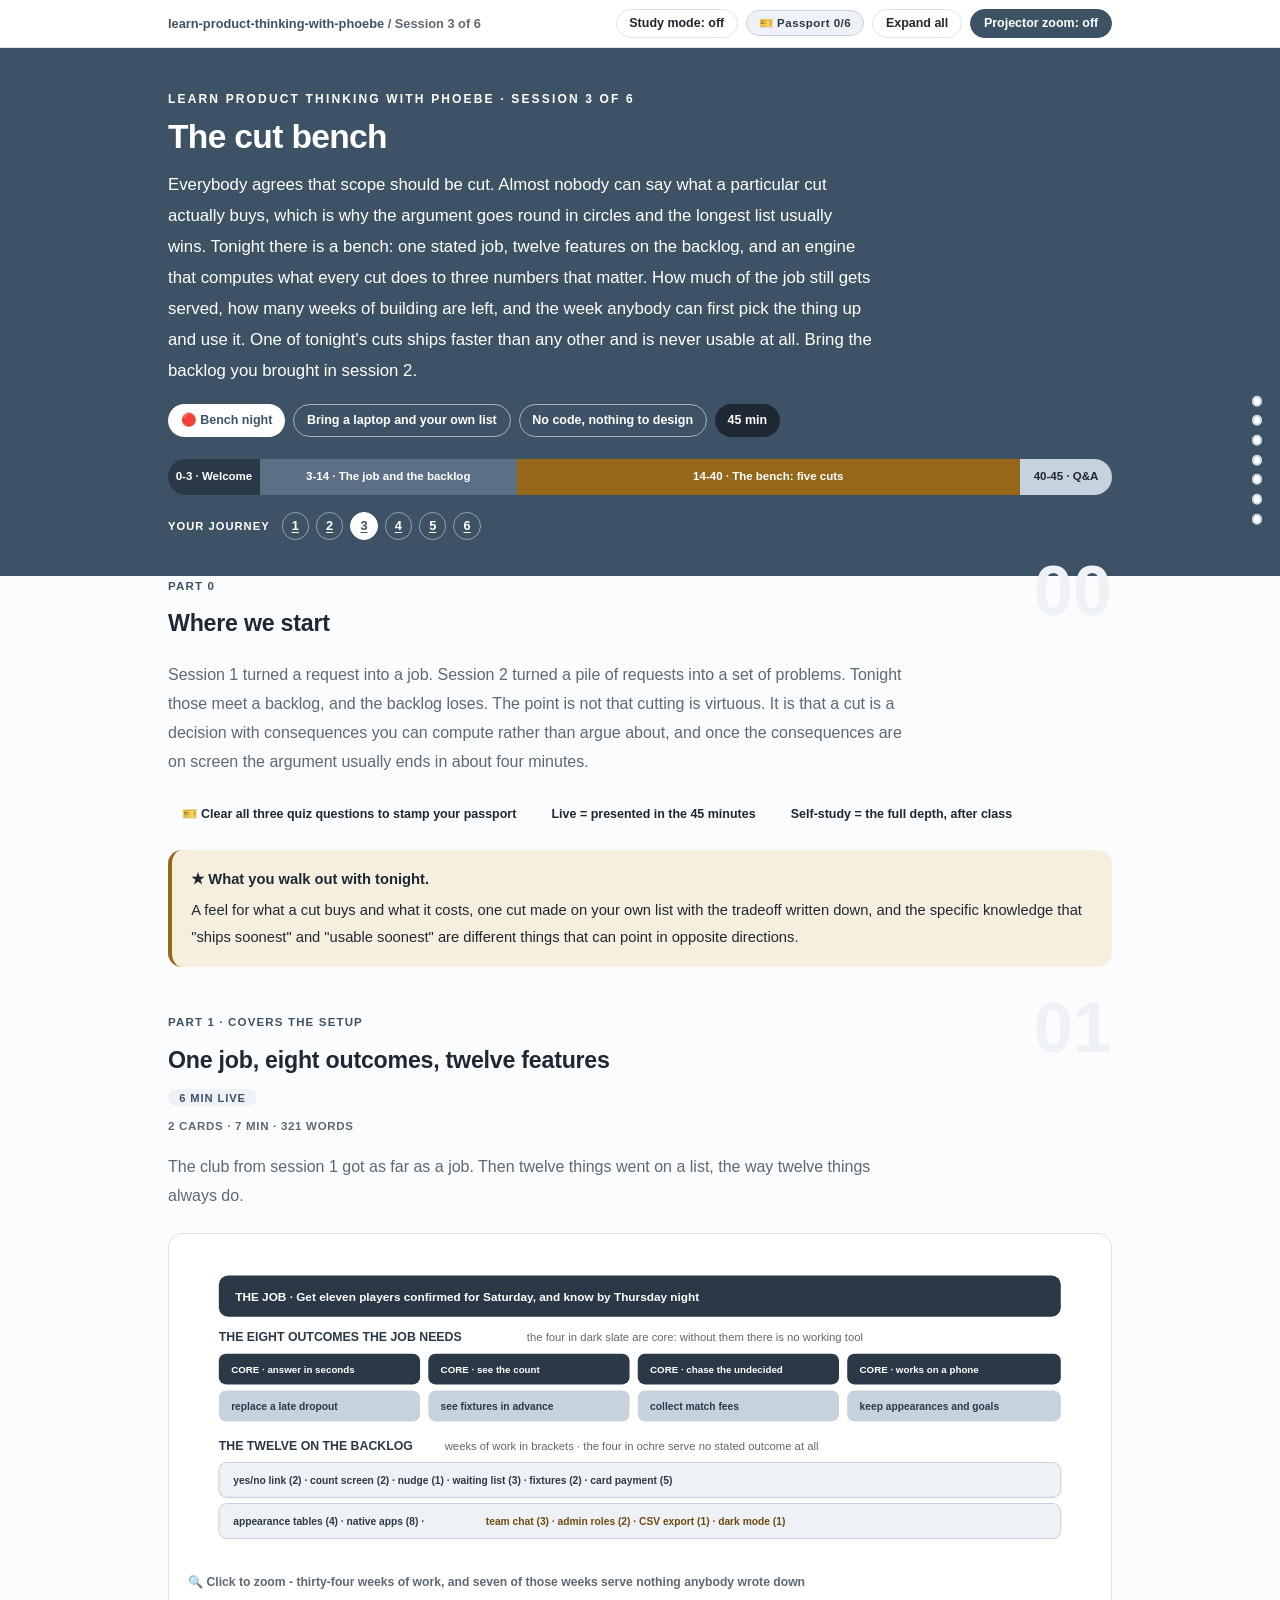
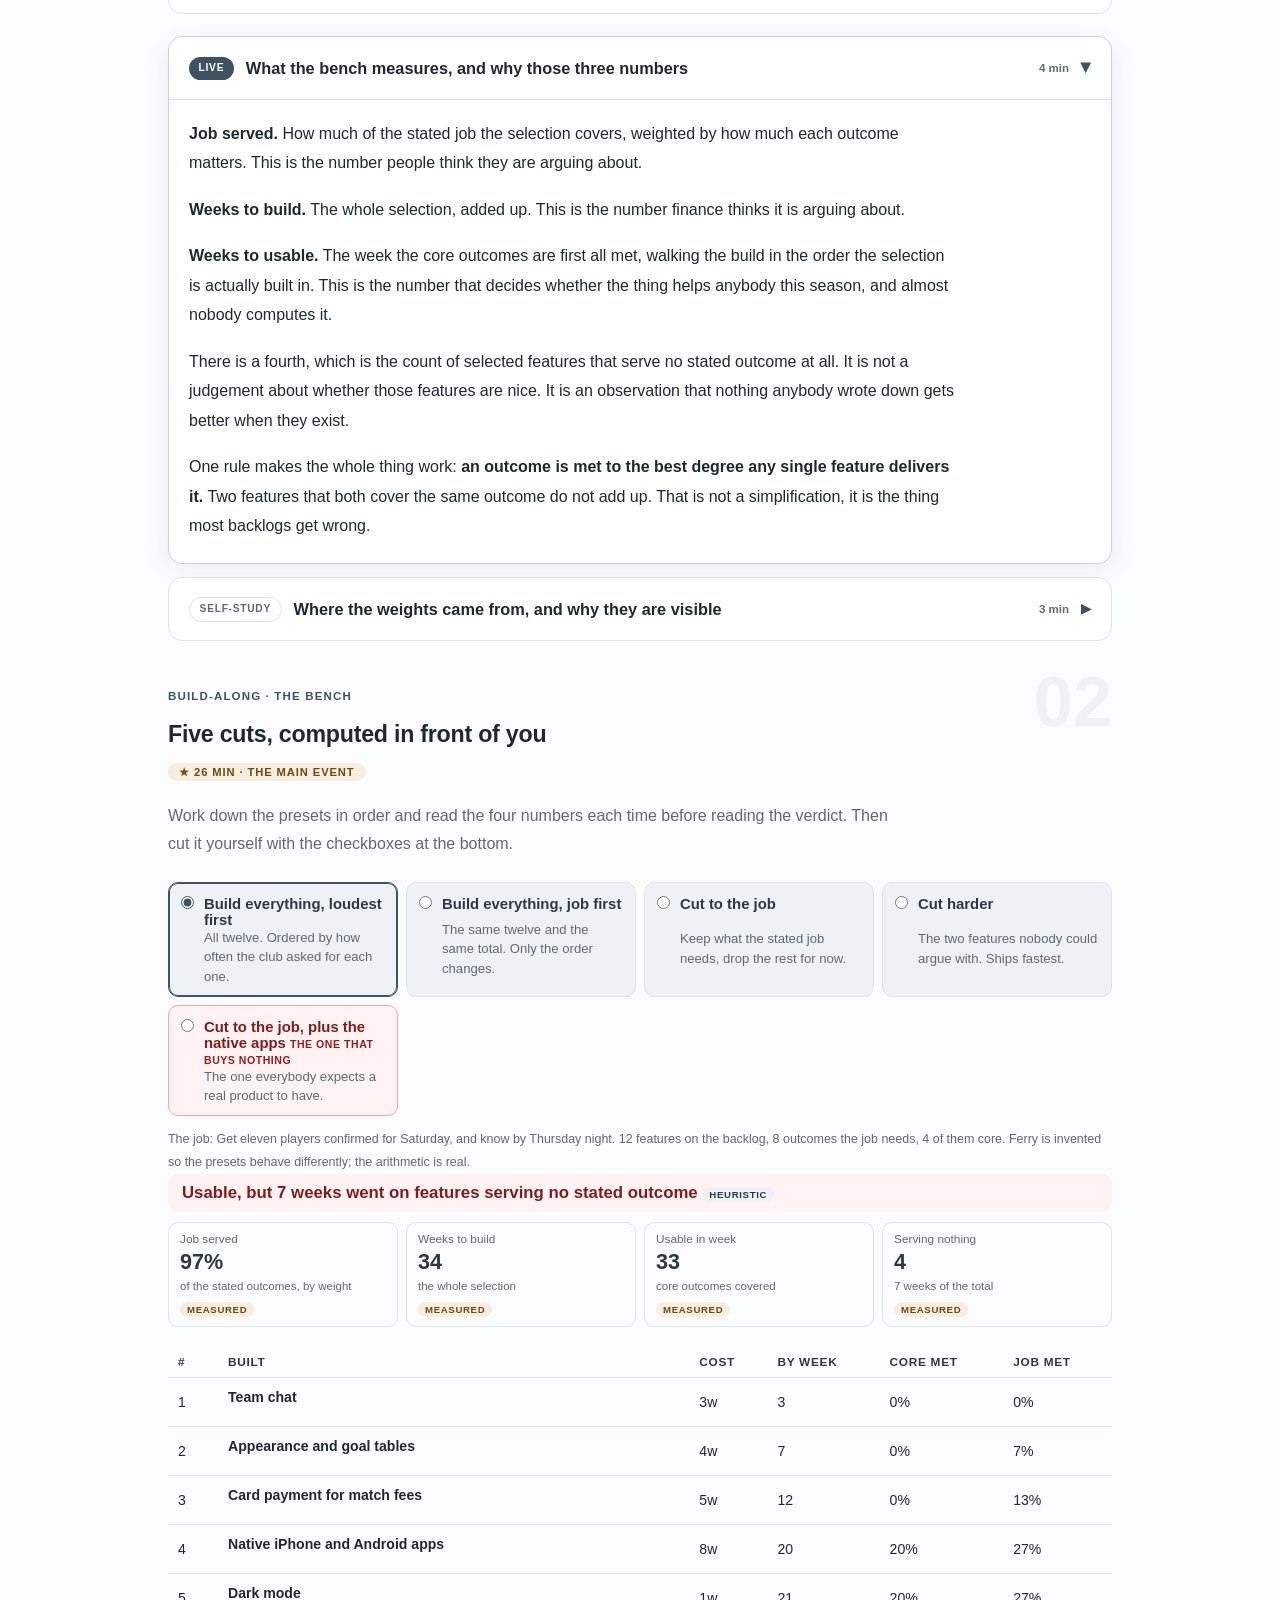
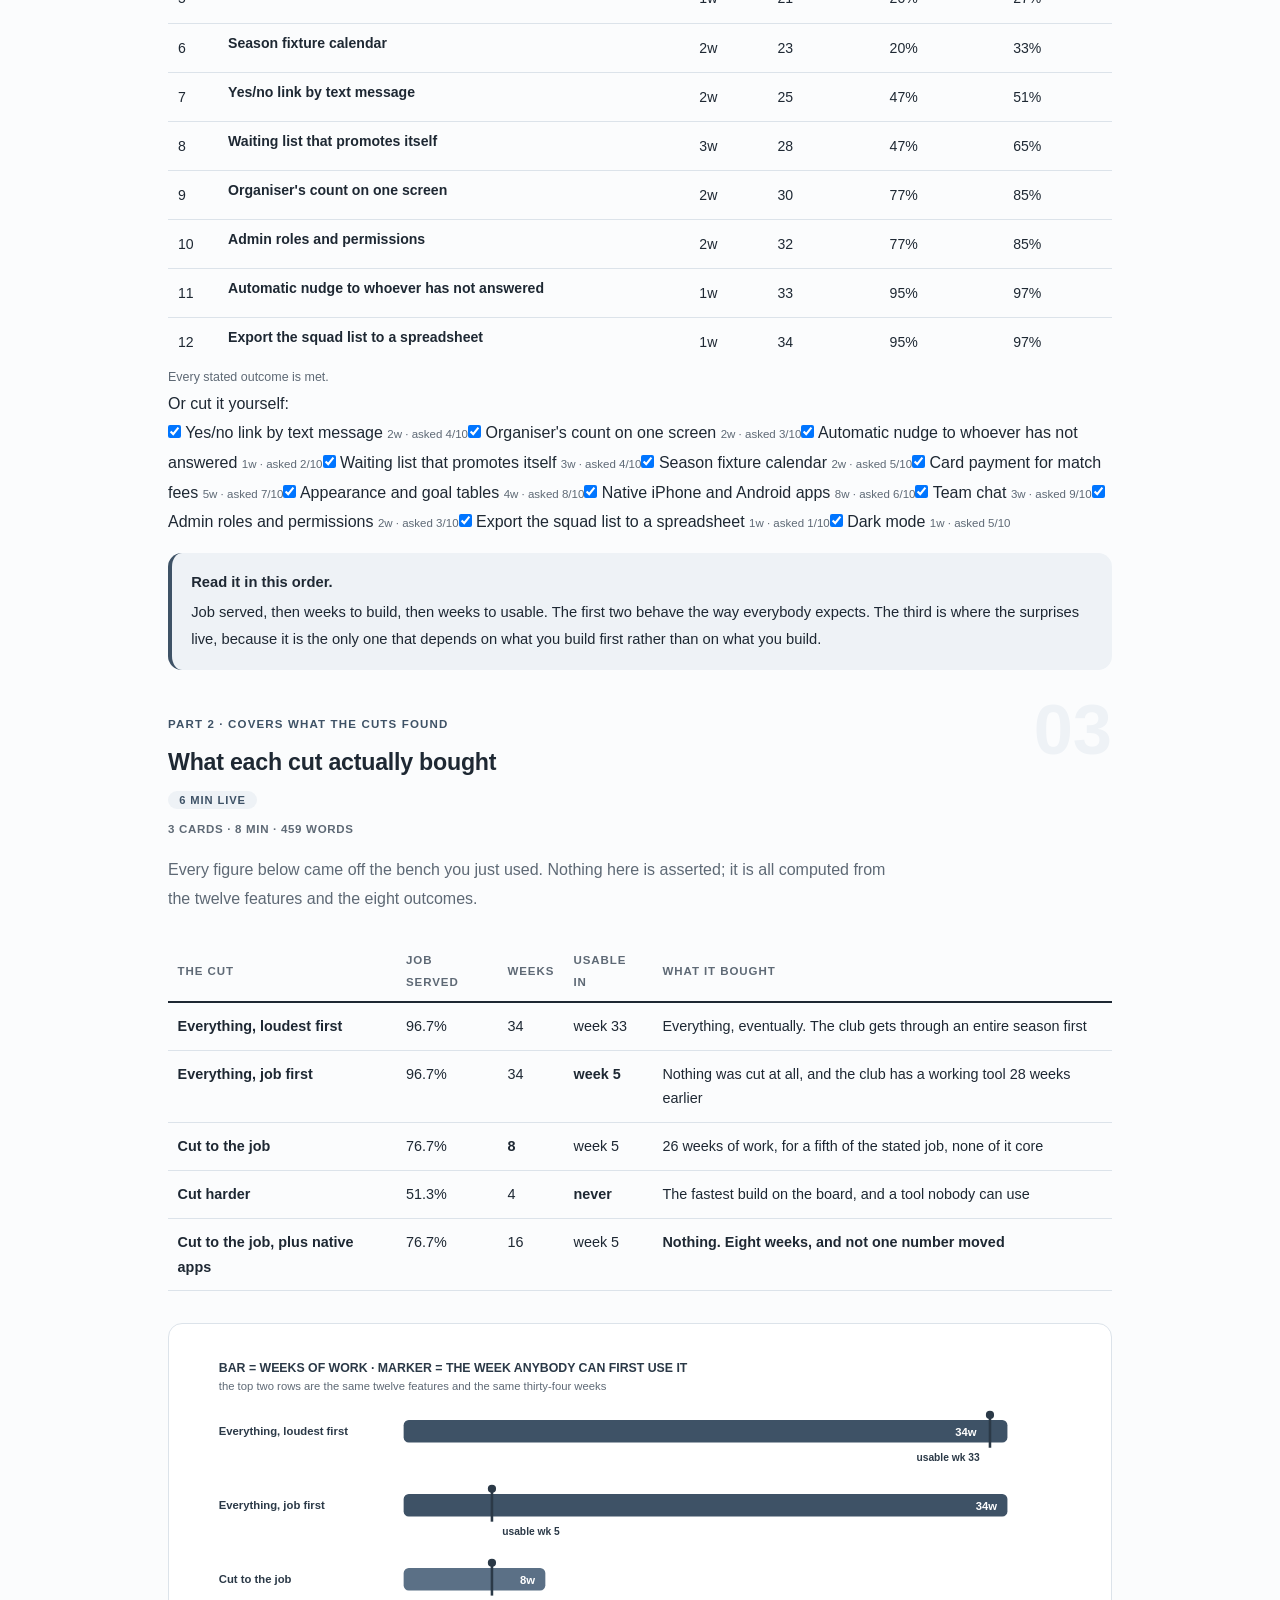
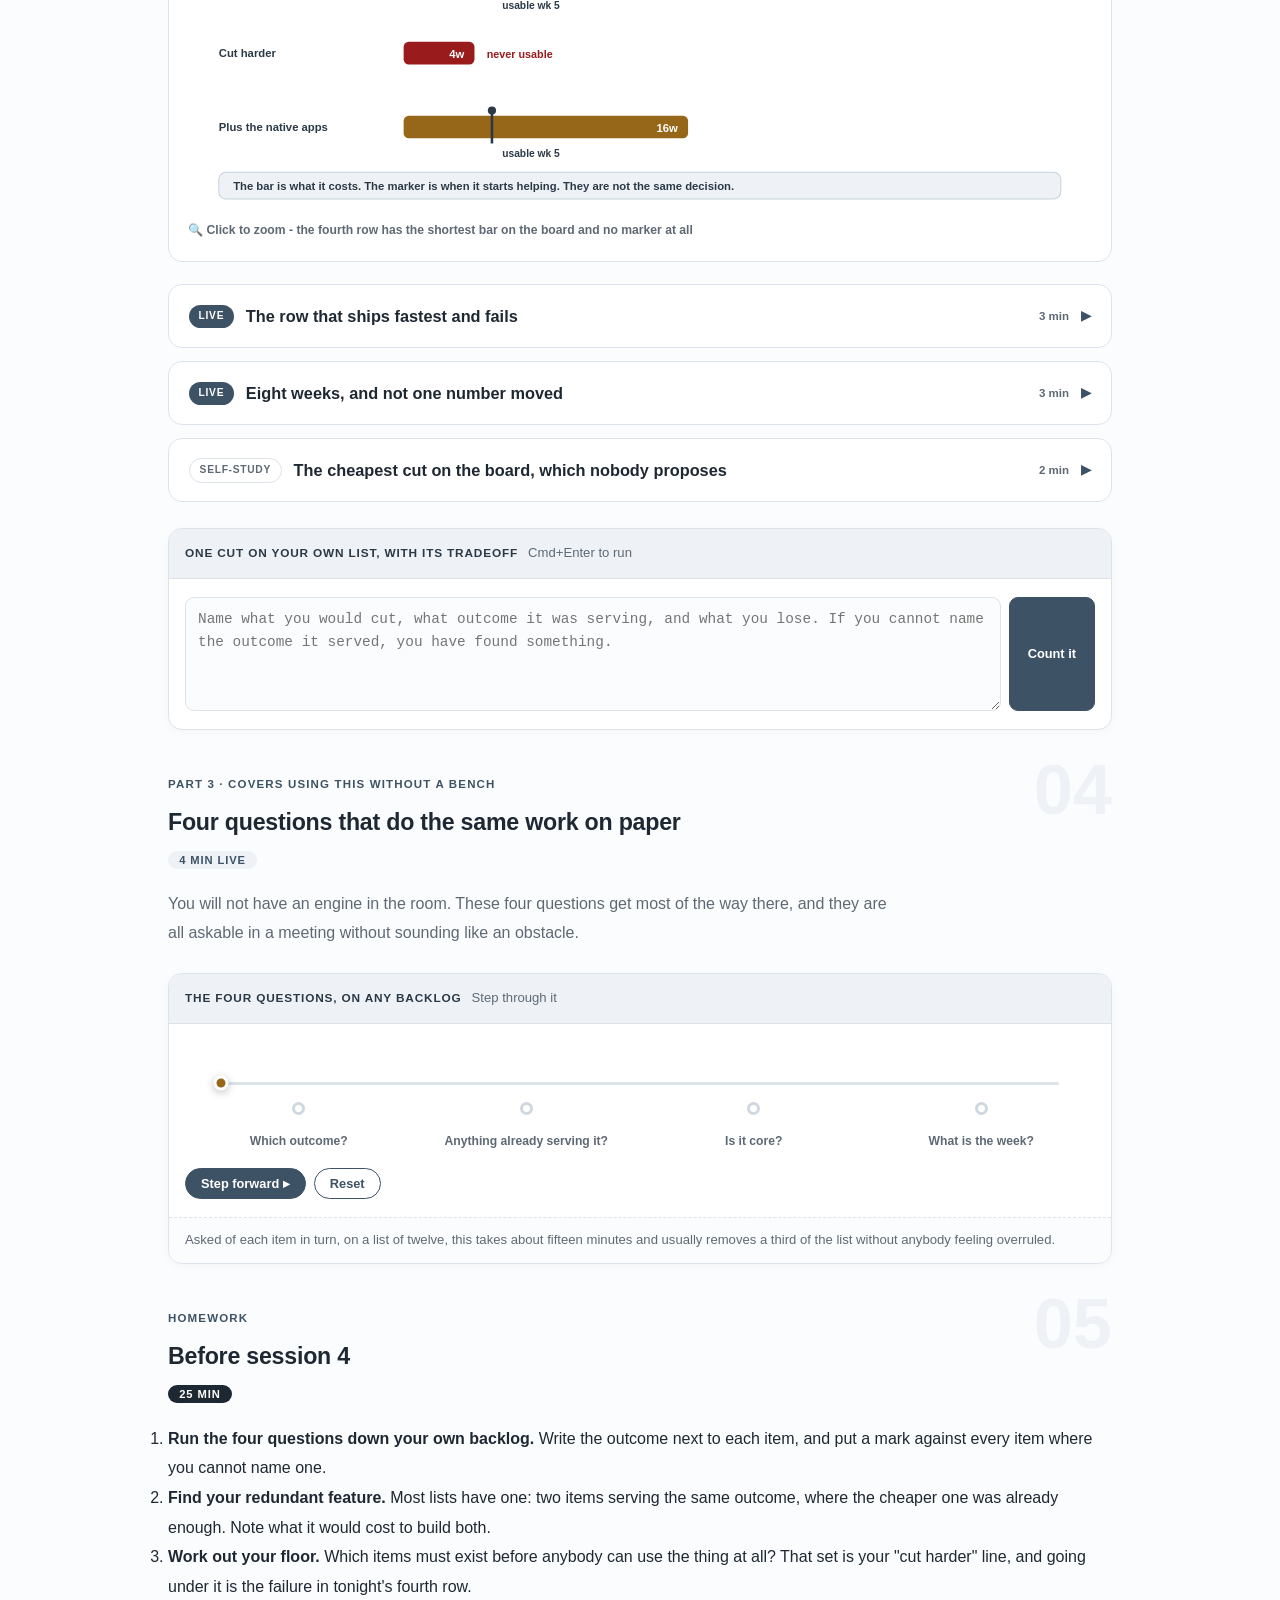
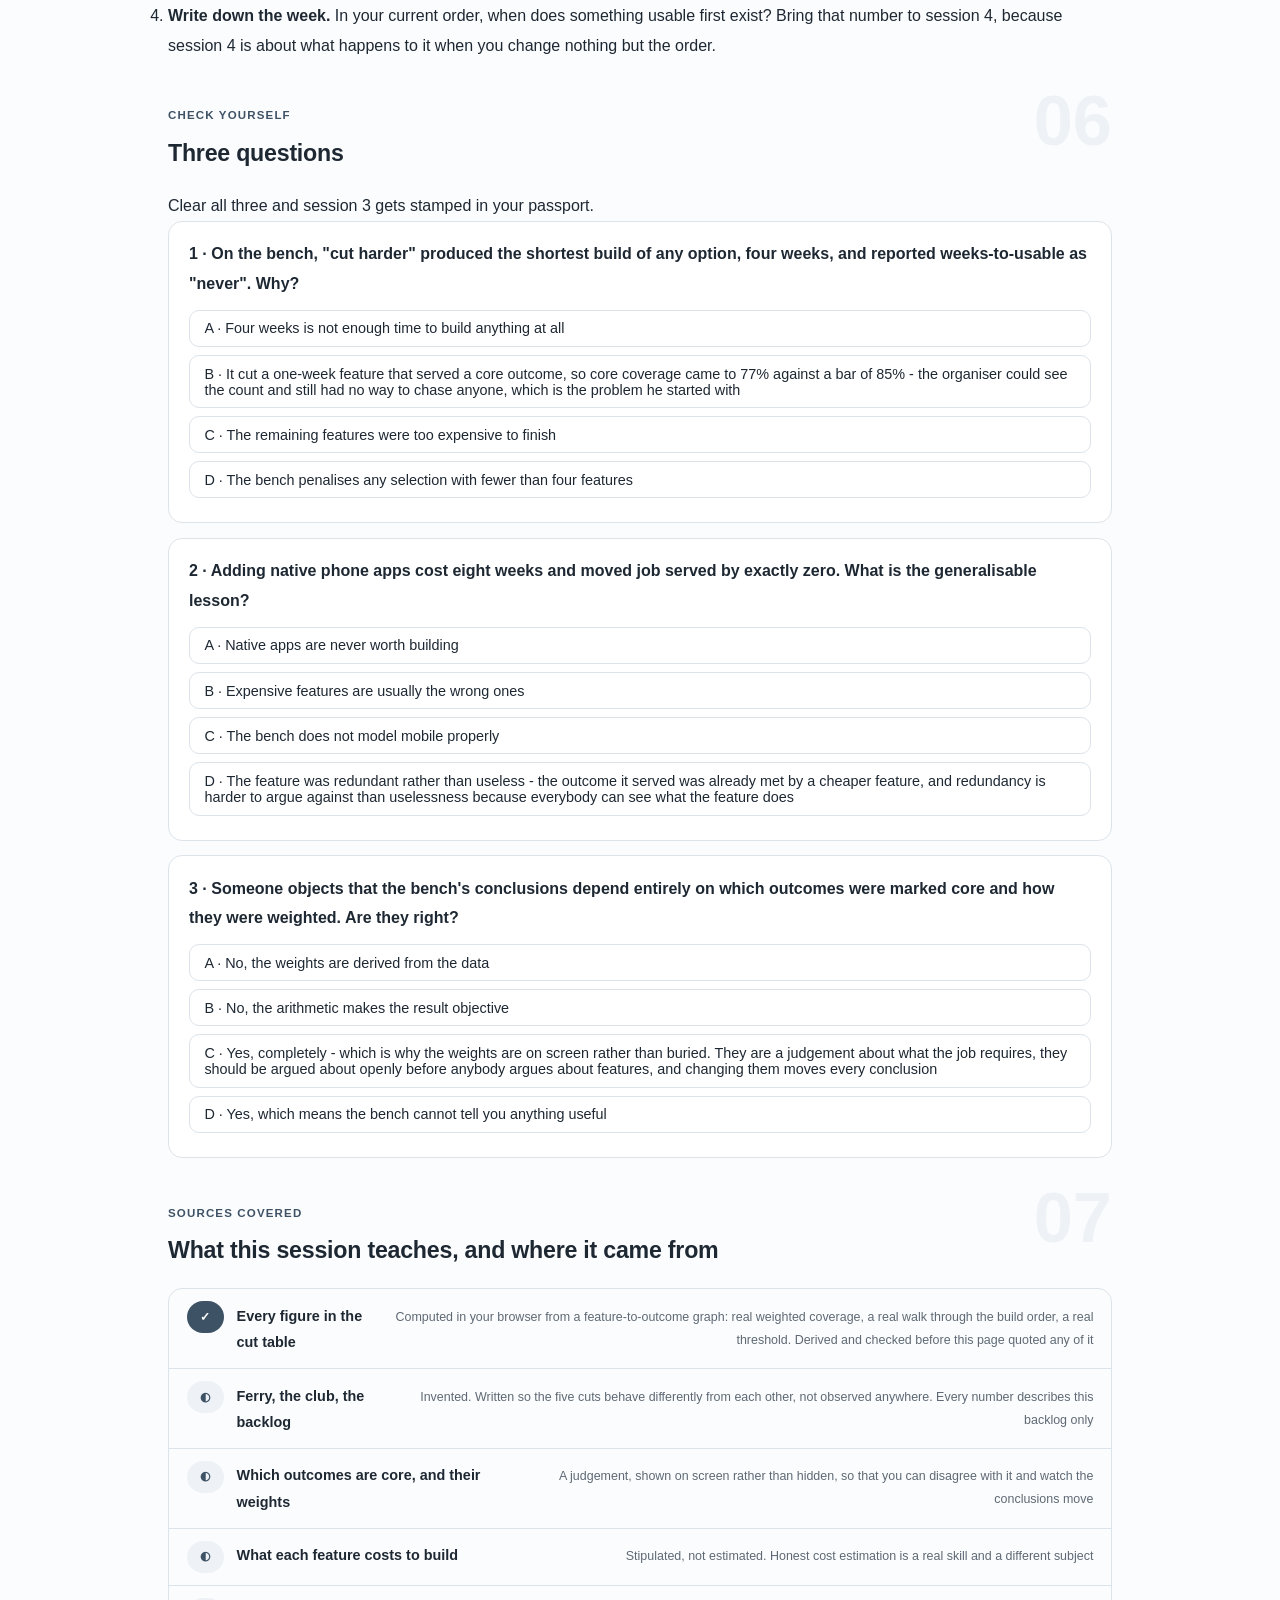
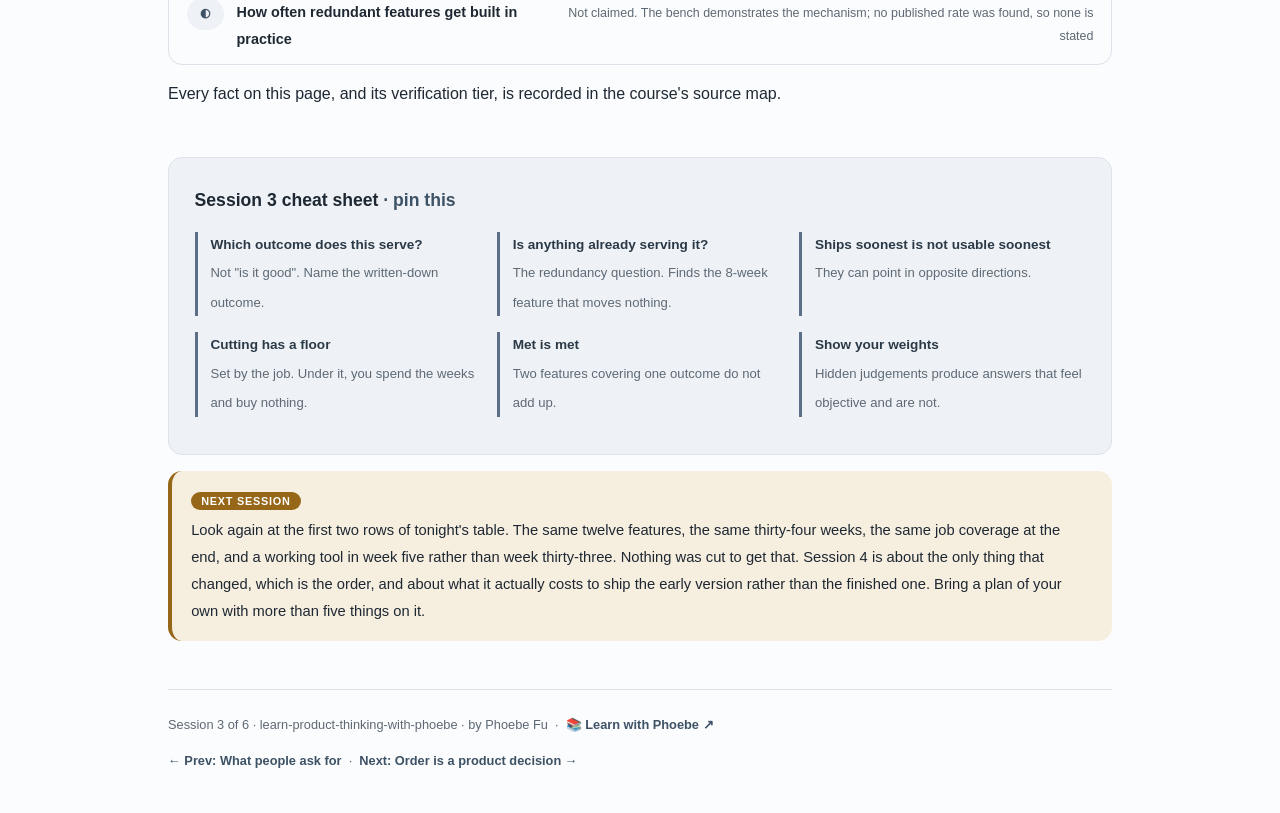
<file: courses/03-the-cut-bench.html>
<!DOCTYPE html>
<html lang="en">
<head>
<meta charset="UTF-8">
<meta name="viewport" content="width=device-width, initial-scale=1.0">
<!-- social:start -->
<meta name="description" content="Session 3 of 6. One job, twelve features, five ways to cut. You cut, and the bench computes how much of the job still gets served, how many weeks are left, and the week anybody can first use the thing.">
<meta property="og:type" content="article">
<meta property="og:site_name" content="Learn with Phoebe">
<meta property="og:title" content="The cut bench - learn product thinking with phoebe">
<meta property="og:description" content="Session 3 of 6. Cutting to the job takes 34 weeks down to 8. Cutting harder ships in 4 and is never usable. And the feature everybody expects costs 8 weeks and moves the number by zero.">
<meta property="og:url" content="https://phoebefu6.github.io/learn-product-thinking-with-phoebe/courses/03-the-cut-bench.html">
<meta property="og:image" content="https://phoebefu6.github.io/learn-product-thinking-with-phoebe/assets/og-cover.png">
<meta property="og:image:width" content="1200">
<meta property="og:image:height" content="630">
<meta name="twitter:card" content="summary_large_image">
<meta name="twitter:title" content="The cut bench - learn product thinking with phoebe">
<meta name="twitter:description" content="Session 3 of 6. Cut a real backlog and watch what the cut actually buys.">
<meta name="twitter:image" content="https://phoebefu6.github.io/learn-product-thinking-with-phoebe/assets/og-cover.png">
<!-- social:end -->
<title>Session 3 · The cut bench - learn product thinking with phoebe</title>
<link rel="stylesheet" href="../assets/style.css?v=22">
</head>
<body>

<div class="toolbar">
  <div class="wrap">
    <span class="crumb"><a href="../index.html">learn-product-thinking-with-phoebe</a> / Session 3 of 6</span>
    <button class="btn" id="toggle-all" type="button">Expand all</button>
    <button class="btn primary" id="zoom-toggle" type="button">Projector zoom: off</button>
  </div>
</div>

<header class="masthead">
  <div class="wrap">
    <div class="eyebrow">Learn Product Thinking with Phoebe · Session 3 of 6</div>
    <h1>The <span class="accent">cut bench</span></h1>
    <p class="sub">Everybody agrees that scope should be cut. Almost nobody can say what a particular cut actually buys, which is why the argument goes round in circles and the longest list usually wins. Tonight there is a bench: one stated job, twelve features on the backlog, and an engine that computes what every cut does to three numbers that matter. How much of the job still gets served, how many weeks of building are left, and the week anybody can first pick the thing up and use it. One of tonight's cuts ships faster than any other and is never usable at all. Bring the backlog you brought in session 2.</p>
    <div class="chip-row">
      <span class="chip level">🔴 Bench night</span>
      <span class="chip audience">Bring a laptop and your own list</span>
      <span class="chip audience">No code, nothing to design</span>
      <span class="chip time">45 min</span>
    </div>
    <div class="agenda">
      <span class="a1" style="flex:1">0-3 · Welcome</span>
      <span class="a2" style="flex:3">3-14 · The job and the backlog</span>
      <span class="a3" style="flex:6">14-40 · The bench: five cuts</span>
      <span class="a4" style="flex:1">40-45 · Q&amp;A</span>
    </div>
  </div>
</header>

<main class="wrap">

  <section class="section" id="intro">
    <div class="section-kicker">
      <span class="klabel">Part 0</span>
      <h2>Where we start</h2>
    </div>
    <p class="lede">Session 1 turned a request into a job. Session 2 turned a pile of requests into a set of problems. Tonight those meet a backlog, and the backlog loses. The point is not that cutting is virtuous. It is that a cut is a decision with consequences you can compute rather than argue about, and once the consequences are on screen the argument usually ends in about four minutes.</p>

    <div class="legend">
      <span class="pill">🎫 Clear all three quiz questions to stamp your passport</span>
      <span class="pill">Live = presented in the 45 minutes</span>
      <span class="pill">Self-study = the full depth, after class</span>
    </div>

    <div class="callout win">
      <p><strong>★ What you walk out with tonight.</strong> A feel for what a cut buys and what it costs, one cut made on your own list with the tradeoff written down, and the specific knowledge that "ships soonest" and "usable soonest" are different things that can point in opposite directions.</p>
    </div>
  </section>

  <section class="section" id="part-1">
    <div class="section-kicker">
      <span class="klabel">Part 1 · covers the setup</span>
      <h2>One job, eight outcomes, twelve features</h2>
      <span class="tag concept">6 min live</span>
    </div>
    <p class="lede">The club from session 1 got as far as a job. Then twelve things went on a list, the way twelve things always do.</p>

    <figure class="zoomable">
      <svg viewBox="0 0 880 300" xmlns="http://www.w3.org/2000/svg" role="img" aria-label="The job at the top, the eight outcomes it needs with four marked core, and the twelve features on the backlog below, four of which serve no outcome">
        <style>
          .p3aH { font: 800 12px Inter, sans-serif; fill: #2B3947; }
          .p3aS { font: 400 11px Inter, sans-serif; fill: #5E6975; }
          .p3aT { font: 800 11.5px Inter, sans-serif; fill: #FFFFFF; }
          .p3aD { font: 700 10px Inter, sans-serif; fill: #2B3947; }
          .p3aO { font: 800 9.5px Inter, sans-serif; fill: #FFFFFF; }
          .p3aX { font: 700 10px Inter, sans-serif; fill: #6E4A12; }
        </style>

        <rect x="30" y="22" width="820" height="40" rx="9" fill="#2B3947"/>
        <text class="p3aT" x="46" y="47">THE JOB · Get eleven players confirmed for Saturday, and know by Thursday night</text>

        <text class="p3aH" x="30" y="86">THE EIGHT OUTCOMES THE JOB NEEDS</text>
        <text class="p3aS" x="330" y="86">the four in dark slate are core: without them there is no working tool</text>

        <rect x="30" y="98" width="196" height="30" rx="7" fill="#2B3947"/>
        <text class="p3aO" x="42" y="117">CORE · answer in seconds</text>
        <rect x="234" y="98" width="196" height="30" rx="7" fill="#2B3947"/>
        <text class="p3aO" x="246" y="117">CORE · see the count</text>
        <rect x="438" y="98" width="196" height="30" rx="7" fill="#2B3947"/>
        <text class="p3aO" x="450" y="117">CORE · chase the undecided</text>
        <rect x="642" y="98" width="208" height="30" rx="7" fill="#2B3947"/>
        <text class="p3aO" x="654" y="117">CORE · works on a phone</text>

        <rect x="30" y="134" width="196" height="30" rx="7" fill="#C6D2DE"/>
        <text class="p3aD" x="42" y="153">replace a late dropout</text>
        <rect x="234" y="134" width="196" height="30" rx="7" fill="#C6D2DE"/>
        <text class="p3aD" x="246" y="153">see fixtures in advance</text>
        <rect x="438" y="134" width="196" height="30" rx="7" fill="#C6D2DE"/>
        <text class="p3aD" x="450" y="153">collect match fees</text>
        <rect x="642" y="134" width="208" height="30" rx="7" fill="#C6D2DE"/>
        <text class="p3aD" x="654" y="153">keep appearances and goals</text>

        <text class="p3aH" x="30" y="192">THE TWELVE ON THE BACKLOG</text>
        <text class="p3aS" x="250" y="192">weeks of work in brackets · the four in ochre serve no stated outcome at all</text>

        <rect x="30" y="204" width="820" height="34" rx="8" fill="#EEF2F6" stroke="#C6D2DE"/>
        <text class="p3aD" x="44" y="225">yes/no link (2) · count screen (2) · nudge (1) · waiting list (3) · fixtures (2) · card payment (5)</text>

        <rect x="30" y="244" width="820" height="34" rx="8" fill="#EEF2F6" stroke="#C6D2DE"/>
        <text class="p3aD" x="44" y="265">appearance tables (4) · native apps (8) ·</text>
        <text class="p3aX" x="290" y="265">team chat (3) · admin roles (2) · CSV export (1) · dark mode (1)</text>
      </svg>
      <figcaption>🔍 Click to zoom - thirty-four weeks of work, and seven of those weeks serve nothing anybody wrote down</figcaption>
    </figure>

    <details class="card" open>
      <summary><span class="mode live">Live</span>What the bench measures, and why those three numbers<span class="mini">4 min</span><span class="caret">▶</span></summary>
      <div class="body">
        <p><strong>Job served.</strong> How much of the stated job the selection covers, weighted by how much each outcome matters. This is the number people think they are arguing about.</p>
        <p><strong>Weeks to build.</strong> The whole selection, added up. This is the number finance thinks it is arguing about.</p>
        <p><strong>Weeks to usable.</strong> The week the core outcomes are first all met, walking the build in the order the selection is actually built in. This is the number that decides whether the thing helps anybody this season, and almost nobody computes it.</p>
        <p>There is a fourth, which is the count of selected features that serve no stated outcome at all. It is not a judgement about whether those features are nice. It is an observation that nothing anybody wrote down gets better when they exist.</p>
        <p>One rule makes the whole thing work: <strong>an outcome is met to the best degree any single feature delivers it.</strong> Two features that both cover the same outcome do not add up. That is not a simplification, it is the thing most backlogs get wrong.</p>
      </div>
    </details>

    <details class="card">
      <summary><span class="mode self">Self-study</span>Where the weights came from, and why they are visible<span class="mini">3 min</span><span class="caret">▶</span></summary>
      <div class="body">
        <p>Which outcomes count as core, and how much each is worth, is a judgement. It is the club's judgement, arrived at by the organiser saying what Saturday actually requires, and it is the single most contestable thing on the bench.</p>
        <p>That is why it is on screen rather than buried. A tool that hides its weights produces answers that feel objective and are not. A tool that shows them lets you disagree with the right thing: if you think collecting match fees is core, change it, and watch every conclusion move. The arithmetic is not the opinion. The weights are, and they should be argued about openly before anybody argues about the features.</p>
        <p>The same is true of the build costs. They are stipulated numbers, not estimates anybody produced. Estimating build cost honestly is a real and difficult skill, and it is a different subject.</p>
      </div>
    </details>
  </section>

  <section class="section" id="bench">
    <div class="section-kicker">
      <span class="klabel">Build-along · the bench</span>
      <h2>Five cuts, computed in front of you</h2>
      <span class="tag demo">★ 26 min · the main event</span>
    </div>
    <p class="lede">Work down the presets in order and read the four numbers each time before reading the verdict. Then cut it yourself with the checkboxes at the bottom.</p>

    <div id="cut-bench"></div>

    <div class="callout tip">
      <p><strong>Read it in this order.</strong> Job served, then weeks to build, then weeks to usable. The first two behave the way everybody expects. The third is where the surprises live, because it is the only one that depends on what you build first rather than on what you build.</p>
    </div>
  </section>

  <section class="section" id="part-2">
    <div class="section-kicker">
      <span class="klabel">Part 2 · covers what the cuts found</span>
      <h2>What each cut actually bought</h2>
      <span class="tag concept">6 min live</span>
    </div>
    <p class="lede">Every figure below came off the bench you just used. Nothing here is asserted; it is all computed from the twelve features and the eight outcomes.</p>

    <table class="clean">
      <tr><th>The cut</th><th>Job served</th><th>Weeks</th><th>Usable in</th><th>What it bought</th></tr>
      <tr><td><strong>Everything, loudest first</strong></td><td>96.7%</td><td>34</td><td>week 33</td><td>Everything, eventually. The club gets through an entire season first</td></tr>
      <tr><td><strong>Everything, job first</strong></td><td>96.7%</td><td>34</td><td><strong>week 5</strong></td><td>Nothing was cut at all, and the club has a working tool 28 weeks earlier</td></tr>
      <tr><td><strong>Cut to the job</strong></td><td>76.7%</td><td><strong>8</strong></td><td>week 5</td><td>26 weeks of work, for a fifth of the stated job, none of it core</td></tr>
      <tr><td><strong>Cut harder</strong></td><td>51.3%</td><td>4</td><td><strong>never</strong></td><td>The fastest build on the board, and a tool nobody can use</td></tr>
      <tr><td><strong>Cut to the job, plus native apps</strong></td><td>76.7%</td><td>16</td><td>week 5</td><td><strong>Nothing. Eight weeks, and not one number moved</strong></td></tr>
    </table>


    <figure class="zoomable">
      <svg viewBox="0 0 880 454" xmlns="http://www.w3.org/2000/svg" role="img" aria-label="Five cuts drawn as bars of build weeks, with a marker showing the week each one first becomes usable: loudest first usable in week 33, job first in week 5, cut to the job in week 5 at 8 weeks total, cut harder never usable, plus native apps usable week 5 at 16 weeks">
        <style>
          .p3bH { font: 800 12px Inter, sans-serif; fill: #2B3947; }
          .p3bS { font: 400 11px Inter, sans-serif; fill: #5E6975; }
          .p3bL { font: 700 11px Inter, sans-serif; fill: #2B3947; }
          .p3bW { font: 800 11px Inter, sans-serif; fill: #FFFFFF; }
          .p3bU { font: 800 10px Inter, sans-serif; fill: #2B3947; }
          .p3bN { font: 800 10.5px Inter, sans-serif; fill: #991B1B; }
        </style>
        <text class="p3bH" x="30" y="28">BAR = WEEKS OF WORK &#183; MARKER = THE WEEK ANYBODY CAN FIRST USE IT</text>
        <text class="p3bS" x="30" y="46">the top two rows are the same twelve features and the same thirty-four weeks</text>
        <text class="p3bL" x="30" y="90">Everything, loudest first</text>
        <rect x="210" y="75" width="588" height="22" rx="5" fill="#3E5266"/>
        <text class="p3bW" x="768" y="91" text-anchor="end">34w</text>
        <path d="M 781 70 L 781 102" stroke="#2B3947" stroke-width="2.5"/>
        <circle cx="781" cy="70" r="4" fill="#2B3947"/>
        <text class="p3bU" x="771" y="115" text-anchor="end">usable wk 33</text>
        <text class="p3bL" x="30" y="162">Everything, job first</text>
        <rect x="210" y="147" width="588" height="22" rx="5" fill="#3E5266"/>
        <text class="p3bW" x="788" y="163" text-anchor="end">34w</text>
        <path d="M 296 142 L 296 174" stroke="#2B3947" stroke-width="2.5"/>
        <circle cx="296" cy="142" r="4" fill="#2B3947"/>
        <text class="p3bU" x="306" y="187" text-anchor="start">usable wk 5</text>
        <text class="p3bL" x="30" y="234">Cut to the job</text>
        <rect x="210" y="219" width="138" height="22" rx="5" fill="#5B7086"/>
        <text class="p3bW" x="338" y="235" text-anchor="end">8w</text>
        <path d="M 296 214 L 296 246" stroke="#2B3947" stroke-width="2.5"/>
        <circle cx="296" cy="214" r="4" fill="#2B3947"/>
        <text class="p3bU" x="306" y="259" text-anchor="start">usable wk 5</text>
        <text class="p3bL" x="30" y="306">Cut harder</text>
        <rect x="210" y="291" width="69" height="22" rx="5" fill="#991B1B"/>
        <text class="p3bW" x="269" y="307" text-anchor="end">4w</text>
        <text class="p3bN" x="291" y="307">never usable</text>
        <text class="p3bL" x="30" y="378">Plus the native apps</text>
        <rect x="210" y="363" width="277" height="22" rx="5" fill="#966718"/>
        <text class="p3bW" x="477" y="379" text-anchor="end">16w</text>
        <path d="M 296 358 L 296 390" stroke="#2B3947" stroke-width="2.5"/>
        <circle cx="296" cy="358" r="4" fill="#2B3947"/>
        <text class="p3bU" x="306" y="403" text-anchor="start">usable wk 5</text>
        <rect x="30" y="418" width="820" height="26" rx="7" fill="#EEF2F6" stroke="#C6D2DE"/>
        <text class="p3bL" x="44" y="435">The bar is what it costs. The marker is when it starts helping. They are not the same decision.</text>
      </svg>
      <figcaption>🔍 Click to zoom - the fourth row has the shortest bar on the board and no marker at all</figcaption>
    </figure>

    <details class="card">
      <summary><span class="mode live">Live</span>The row that ships fastest and fails<span class="mini">3 min</span><span class="caret">▶</span></summary>
      <div class="body">
        <p>"Cut harder" keeps the two features nobody could argue with: the yes/no link and the organiser's count screen. Four weeks of work, the shortest build on the board, and every instinct says it is the disciplined choice.</p>
        <p>Core coverage lands at <strong>77% against a bar of 85%</strong>, so weeks-to-usable comes back as <strong>never</strong>. What got cut was the one-week nudge to whoever has not answered, and without it the organiser can see that six people have replied and still has no way to chase the other fourteen except by going back to sending individual messages, which is the exact thing he asked for help with.</p>
        <p>This is the honest shape of cutting: it has a floor, the floor is set by the job rather than by your appetite for discipline, and going below it produces something that ships sooner and helps nobody. A four-week build that nobody can use is worse than no build, because it also spent four weeks.</p>
      </div>
    </details>

    <details class="card">
      <summary><span class="mode live">Live</span>Eight weeks, and not one number moved<span class="mini">3 min</span><span class="caret">▶</span></summary>
      <div class="body">
        <p>Native iPhone and Android apps are the feature everybody assumes a real product has. On the bench they cost eight weeks, which is double the entire "cut to the job" build, and they move job served by <strong>exactly zero</strong>. Weeks to usable does not move either.</p>
        <p>The reason is not that phone apps are bad. It is that the outcome they serve, "all of this works on a phone, standing up, outdoors", was already met by the two-week text-message link. The second feature covering the same outcome adds nothing, because an outcome that is met is met.</p>
        <p>That is the general shape of the most expensive mistakes in product work, and it is almost invisible without the graph in front of you: <strong>the feature is not useless, it is redundant,</strong> and redundancy is much harder to argue against than uselessness because everybody can see what the feature does. The question that finds it is not "is this good?" but "which outcome does this serve, and is anything already serving it?"</p>
      </div>
    </details>

    <details class="card">
      <summary><span class="mode self">Self-study</span>The cheapest cut on the board, which nobody proposes<span class="mini">2 min</span><span class="caret">▶</span></summary>
      <div class="body">
        <p>Four of the twelve features serve no stated outcome at all: team chat, admin roles, the spreadsheet export and dark mode. Together they are seven weeks.</p>
        <p>Drop all four from the full build and it goes from <strong>34 weeks to 27</strong>, with job served unchanged at <strong>96.7%</strong>. Seven weeks, for nothing given up against anything anybody wrote down.</p>
        <p>It is worth asking why this cut is rarely the one proposed. Partly because those features are individually cheap and each one looks like a rounding error. Partly because two of them are among the most-requested things on the list, and volume feels like evidence. And partly because "serves no stated outcome" is only visible if somebody wrote the outcomes down first, which is what sessions 1 and 2 were for.</p>
      </div>
    </details>

    <div class="tryrow" data-fn="wordcount" data-multiline="1" data-title="One cut on your own list, with its tradeoff" data-hint="Name what you would cut, what outcome it was serving, and what you lose. If you cannot name the outcome it served, you have found something." data-seed="" data-cta="Count it"></div>
  </section>

  <section class="section" id="part-3">
    <div class="section-kicker">
      <span class="klabel">Part 3 · covers using this without a bench</span>
      <h2>Four questions that do the same work on paper</h2>
      <span class="tag concept">4 min live</span>
    </div>
    <p class="lede">You will not have an engine in the room. These four questions get most of the way there, and they are all askable in a meeting without sounding like an obstacle.</p>

    <div class="tick" data-stages="Which outcome?|Anything already serving it?|Is it core?|What is the week?" data-title="The four questions, on any backlog" data-foot="Asked of each item in turn, on a list of twelve, this takes about fifteen minutes and usually removes a third of the list without anybody feeling overruled.">
      <p class="tick-note" data-stage="0"><b>Which outcome does this serve?</b> Not "why is it good" - which specific written-down outcome gets better. An item with no answer is not necessarily cut, but it is now visible, which is most of the work.</p>
      <p class="tick-note" data-stage="1"><b>Is anything already serving that outcome?</b> This is the redundancy question, and it is the one that finds the eight-week feature that moves nothing. Ask it before the item goes on the list, not after it is half built.</p>
      <p class="tick-note" data-stage="2"><b>Is that outcome core?</b> Meaning: if this outcome is not met, is the thing usable at all? Core and non-core are a different question from important and unimportant, and conflating them is how the floor gets breached.</p>
      <p class="tick-note" data-stage="3"><b>In what week does this order first produce something usable?</b> Walk the list top to bottom, adding up the weeks, and stop at the point every core outcome is met. That week is the number to take into the room.</p>
    </div>
  </section>

  <section class="section" id="exercise">
    <div class="section-kicker">
      <span class="klabel">Homework</span>
      <h2>Before session 4</h2>
      <span class="tag exercise">25 min</span>
    </div>
    <ol>
      <li><strong>Run the four questions down your own backlog.</strong> Write the outcome next to each item, and put a mark against every item where you cannot name one.</li>
      <li><strong>Find your redundant feature.</strong> Most lists have one: two items serving the same outcome, where the cheaper one was already enough. Note what it would cost to build both.</li>
      <li><strong>Work out your floor.</strong> Which items must exist before anybody can use the thing at all? That set is your "cut harder" line, and going under it is the failure in tonight's fourth row.</li>
      <li><strong>Write down the week.</strong> In your current order, when does something usable first exist? Bring that number to session 4, because session 4 is about what happens to it when you change nothing but the order.</li>
    </ol>
  </section>

  <section class="section" id="quiz">
    <div class="section-kicker">
      <span class="klabel">Check yourself</span>
      <h2>Three questions</h2>
    </div>
    <p>Clear all three and session 3 gets stamped in your passport.</p>

    <div class="quiz-q" data-answer="1">
      <p class="qtext">1 · On the bench, "cut harder" produced the shortest build of any option, four weeks, and reported weeks-to-usable as "never". Why?</p>
      <button class="qopt" type="button">A · Four weeks is not enough time to build anything at all</button>
      <button class="qopt" type="button">B · It cut a one-week feature that served a core outcome, so core coverage came to 77% against a bar of 85% - the organiser could see the count and still had no way to chase anyone, which is the problem he started with</button>
      <button class="qopt" type="button">C · The remaining features were too expensive to finish</button>
      <button class="qopt" type="button">D · The bench penalises any selection with fewer than four features</button>
      <p class="qwhy">Cutting has a floor and the job sets it, not your appetite for discipline. A build that ships fastest and leaves a core outcome unmet has spent the weeks and bought nothing, which is strictly worse than not starting.</p>
    </div>

    <div class="quiz-q" data-answer="3">
      <p class="qtext">2 · Adding native phone apps cost eight weeks and moved job served by exactly zero. What is the generalisable lesson?</p>
      <button class="qopt" type="button">A · Native apps are never worth building</button>
      <button class="qopt" type="button">B · Expensive features are usually the wrong ones</button>
      <button class="qopt" type="button">C · The bench does not model mobile properly</button>
      <button class="qopt" type="button">D · The feature was redundant rather than useless - the outcome it served was already met by a cheaper feature, and redundancy is harder to argue against than uselessness because everybody can see what the feature does</button>
      <p class="qwhy">The question that catches it is not "is this good?" but "which outcome does this serve, and is anything already serving it?" An outcome that is met is met, and a second feature covering it adds nothing however good it is.</p>
    </div>

    <div class="quiz-q" data-answer="2">
      <p class="qtext">3 · Someone objects that the bench's conclusions depend entirely on which outcomes were marked core and how they were weighted. Are they right?</p>
      <button class="qopt" type="button">A · No, the weights are derived from the data</button>
      <button class="qopt" type="button">B · No, the arithmetic makes the result objective</button>
      <button class="qopt" type="button">C · Yes, completely - which is why the weights are on screen rather than buried. They are a judgement about what the job requires, they should be argued about openly before anybody argues about features, and changing them moves every conclusion</button>
      <button class="qopt" type="button">D · Yes, which means the bench cannot tell you anything useful</button>
      <p class="qwhy">The arithmetic is not the opinion; the weights are. A tool that hides them produces answers that feel objective and are not. Showing them lets the disagreement land on the right thing, and D overcorrects: a model whose assumptions are visible and contestable is more useful than one whose assumptions are invisible.</p>
    </div>

    <p class="quiz-score"></p>
  </section>

  <section class="section" id="official">
    <div class="section-kicker">
      <span class="klabel">Sources covered</span>
      <h2>What this session teaches, and where it came from</h2>
    </div>
    <div class="covered">
      <div class="covered-row"><span class="status pill solid">✓</span><span class="name">Every figure in the cut table</span><span class="note">Computed in your browser from a feature-to-outcome graph: real weighted coverage, a real walk through the build order, a real threshold. Derived and checked before this page quoted any of it</span></div>
      <div class="covered-row"><span class="status pill light">◐</span><span class="name">Ferry, the club, the backlog</span><span class="note">Invented. Written so the five cuts behave differently from each other, not observed anywhere. Every number describes this backlog only</span></div>
      <div class="covered-row"><span class="status pill light">◐</span><span class="name">Which outcomes are core, and their weights</span><span class="note">A judgement, shown on screen rather than hidden, so that you can disagree with it and watch the conclusions move</span></div>
      <div class="covered-row"><span class="status pill light">◐</span><span class="name">What each feature costs to build</span><span class="note">Stipulated, not estimated. Honest cost estimation is a real skill and a different subject</span></div>
      <div class="covered-row"><span class="status pill light">◐</span><span class="name">How often redundant features get built in practice</span><span class="note">Not claimed. The bench demonstrates the mechanism; no published rate was found, so none is stated</span></div>
    </div>
    <p class="mono" style="margin-top:14px">Every fact on this page, and its verification tier, is recorded in the course's source map.</p>
  </section>

  <section class="cheat" id="cheatsheet">
    <h3>Session 3 cheat sheet <span>· pin this</span></h3>
    <div class="grid-2">
      <div class="cheat-item"><b>Which outcome does this serve?</b><span>Not "is it good". Name the written-down outcome.</span></div>
      <div class="cheat-item"><b>Is anything already serving it?</b><span>The redundancy question. Finds the 8-week feature that moves nothing.</span></div>
      <div class="cheat-item"><b>Ships soonest is not usable soonest</b><span>They can point in opposite directions.</span></div>
      <div class="cheat-item"><b>Cutting has a floor</b><span>Set by the job. Under it, you spend the weeks and buy nothing.</span></div>
      <div class="cheat-item"><b>Met is met</b><span>Two features covering one outcome do not add up.</span></div>
      <div class="cheat-item"><b>Show your weights</b><span>Hidden judgements produce answers that feel objective and are not.</span></div>
    </div>
  </section>

  <div class="callout next">
    <span class="nx-pill">Next session</span>
    <p>Look again at the first two rows of tonight's table. The same twelve features, the same thirty-four weeks, the same job coverage at the end, and a working tool in week five rather than week thirty-three. Nothing was cut to get that. Session 4 is about the only thing that changed, which is the order, and about what it actually costs to ship the early version rather than the finished one. Bring a plan of your own with more than five things on it.</p>
  </div>

  <footer class="pagefoot">
    <span>Session 3 of 6 · learn-product-thinking-with-phoebe · by Phoebe Fu &nbsp;·&nbsp; 📚 <a href="https://phoebefu6.github.io/learn-with-phoebe/">Learn with Phoebe ↗</a></span>
    <span><a href="02-what-people-ask-for.html">← Prev: What people ask for</a> &nbsp;·&nbsp; <a href="04-order-is-a-product-decision.html">Next: Order is a product decision →</a></span>
  </footer>

</main>

<script src="../assets/app.js?v=20"></script>
<script src="../assets/pt-live.js?v=1"></script>
</body>
</html>
</file>
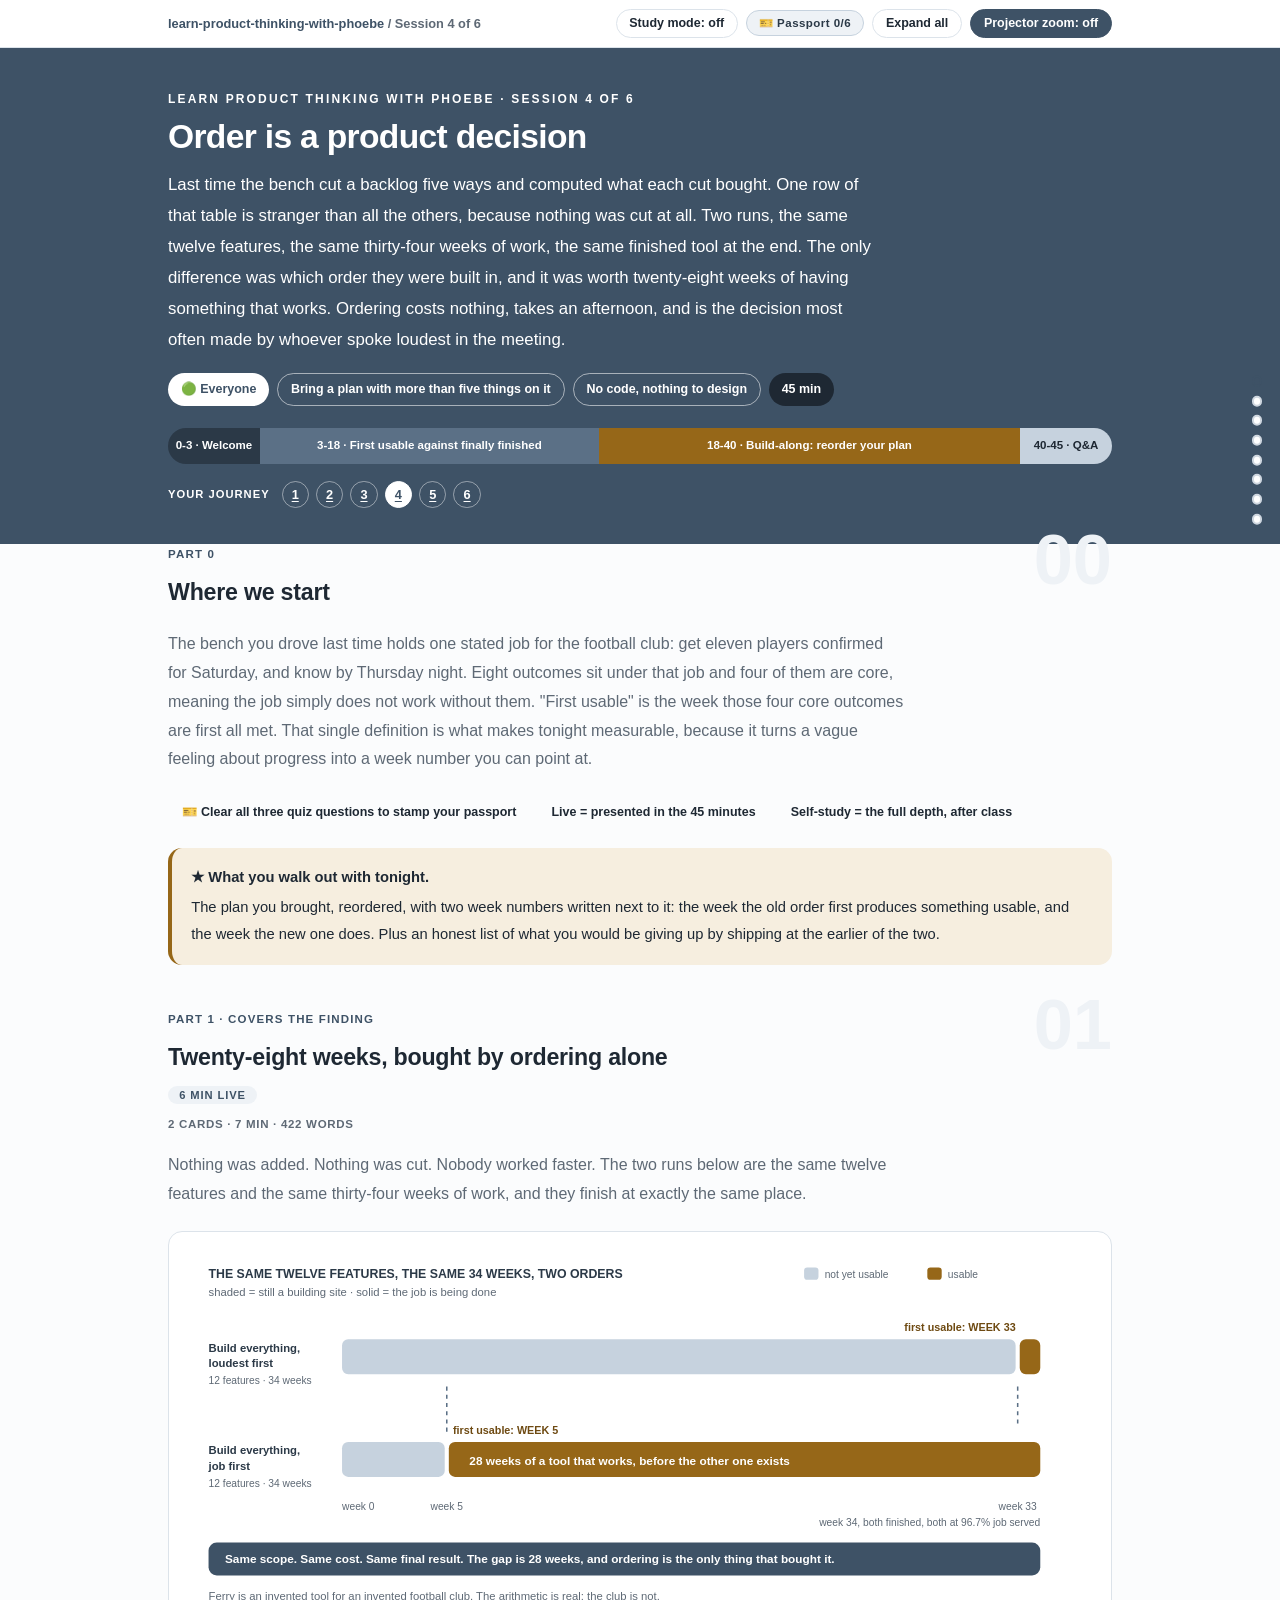
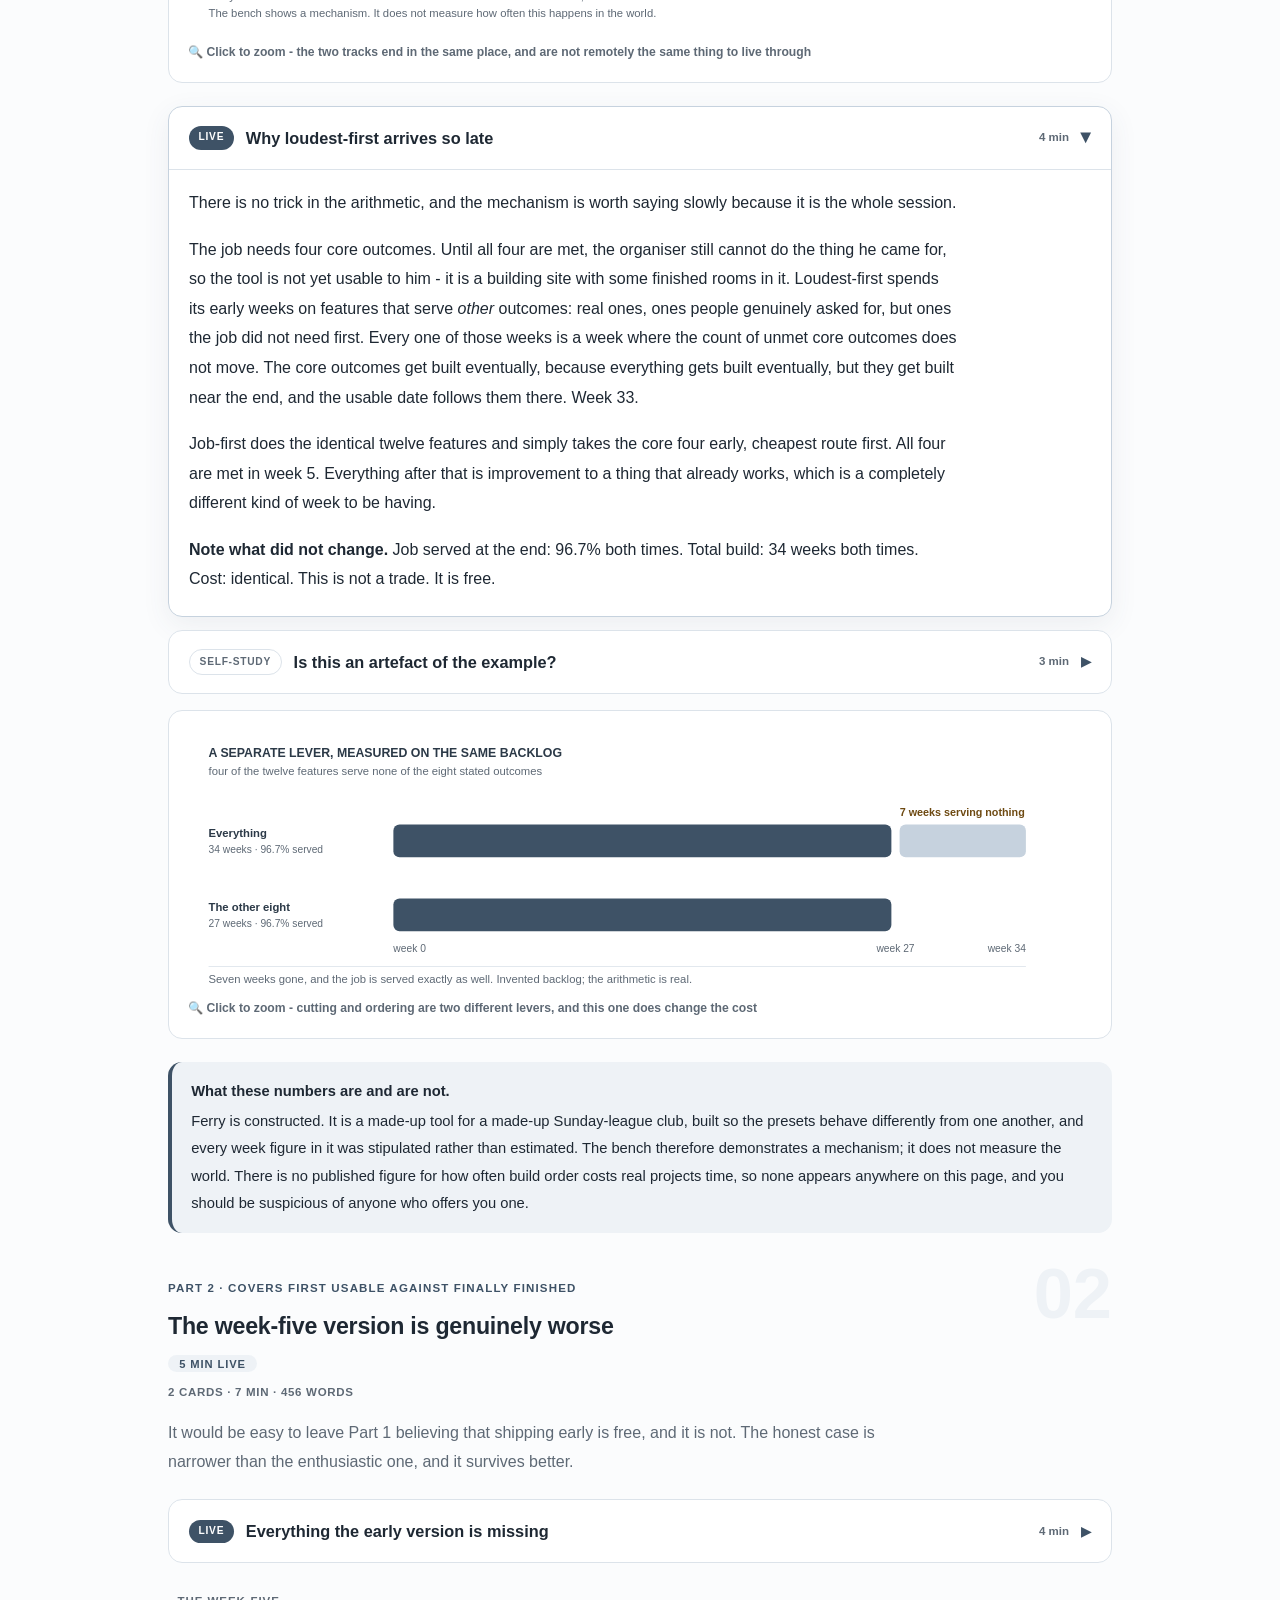
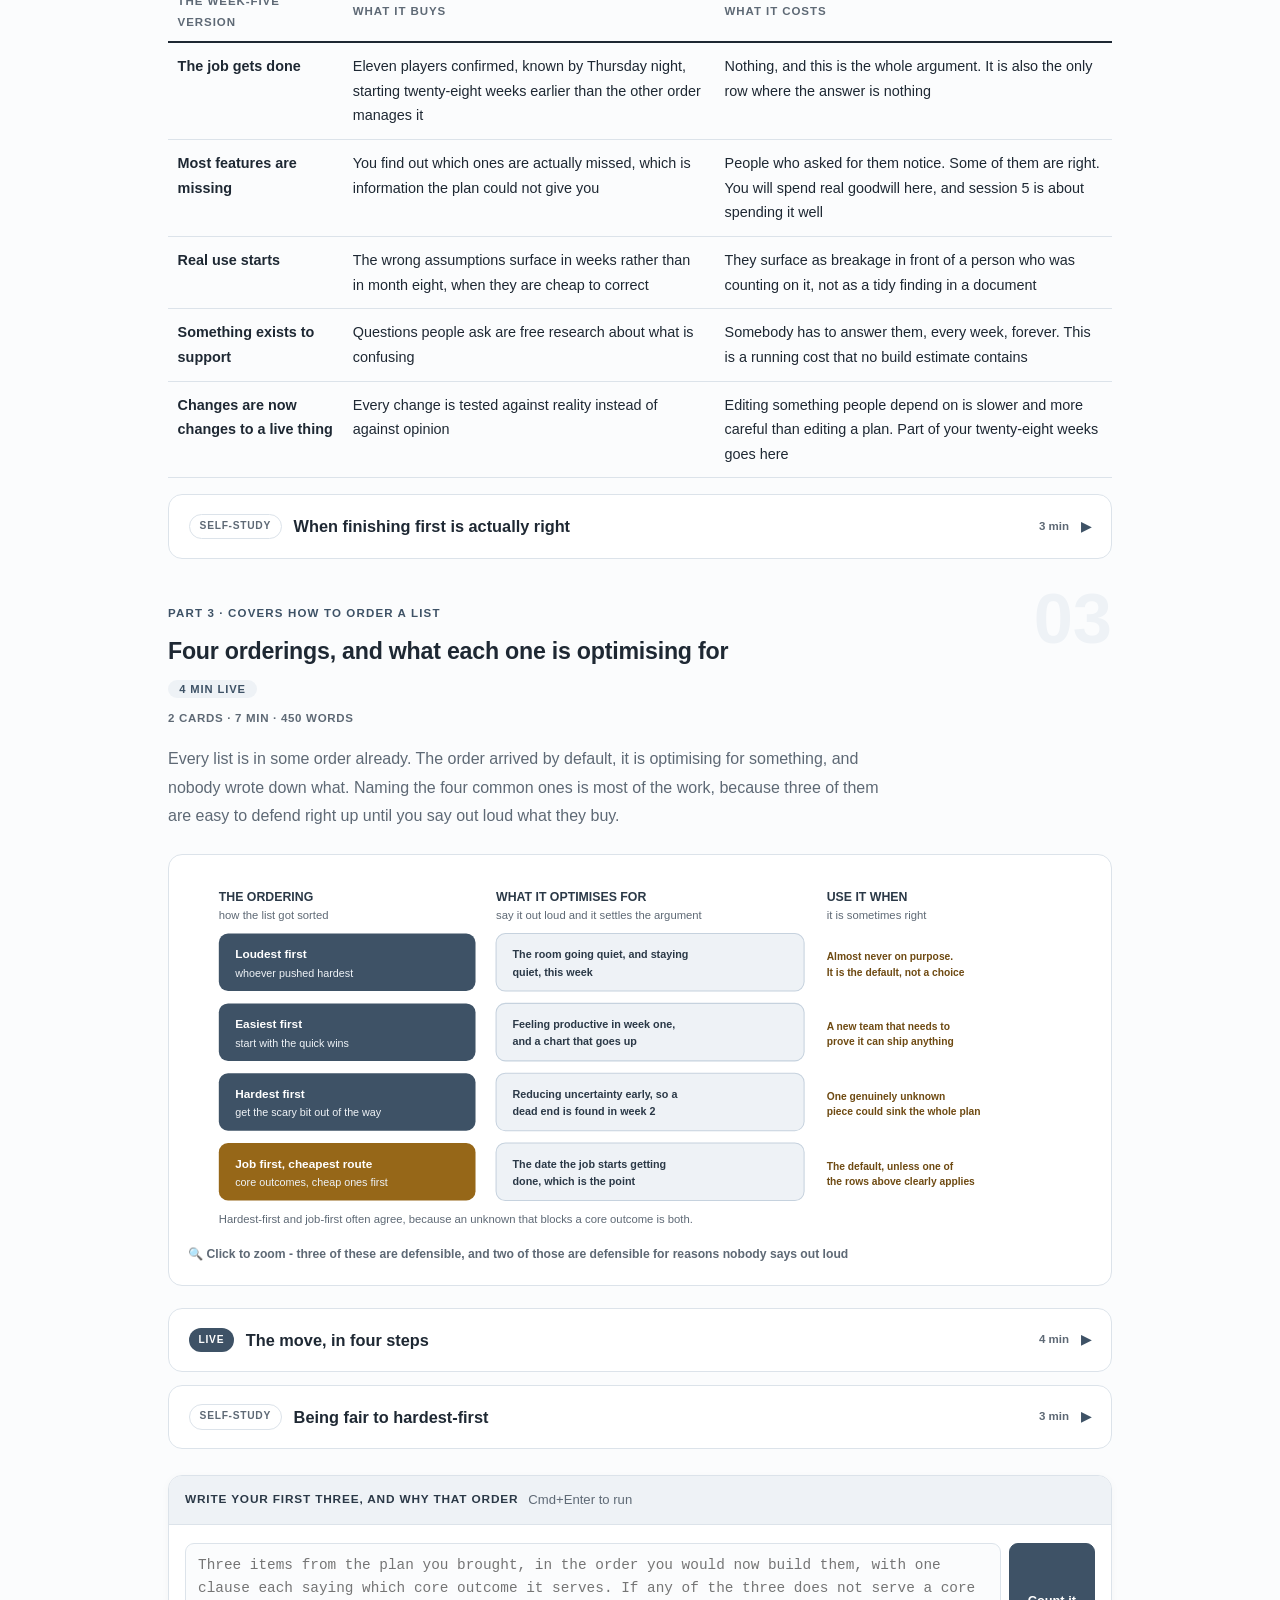
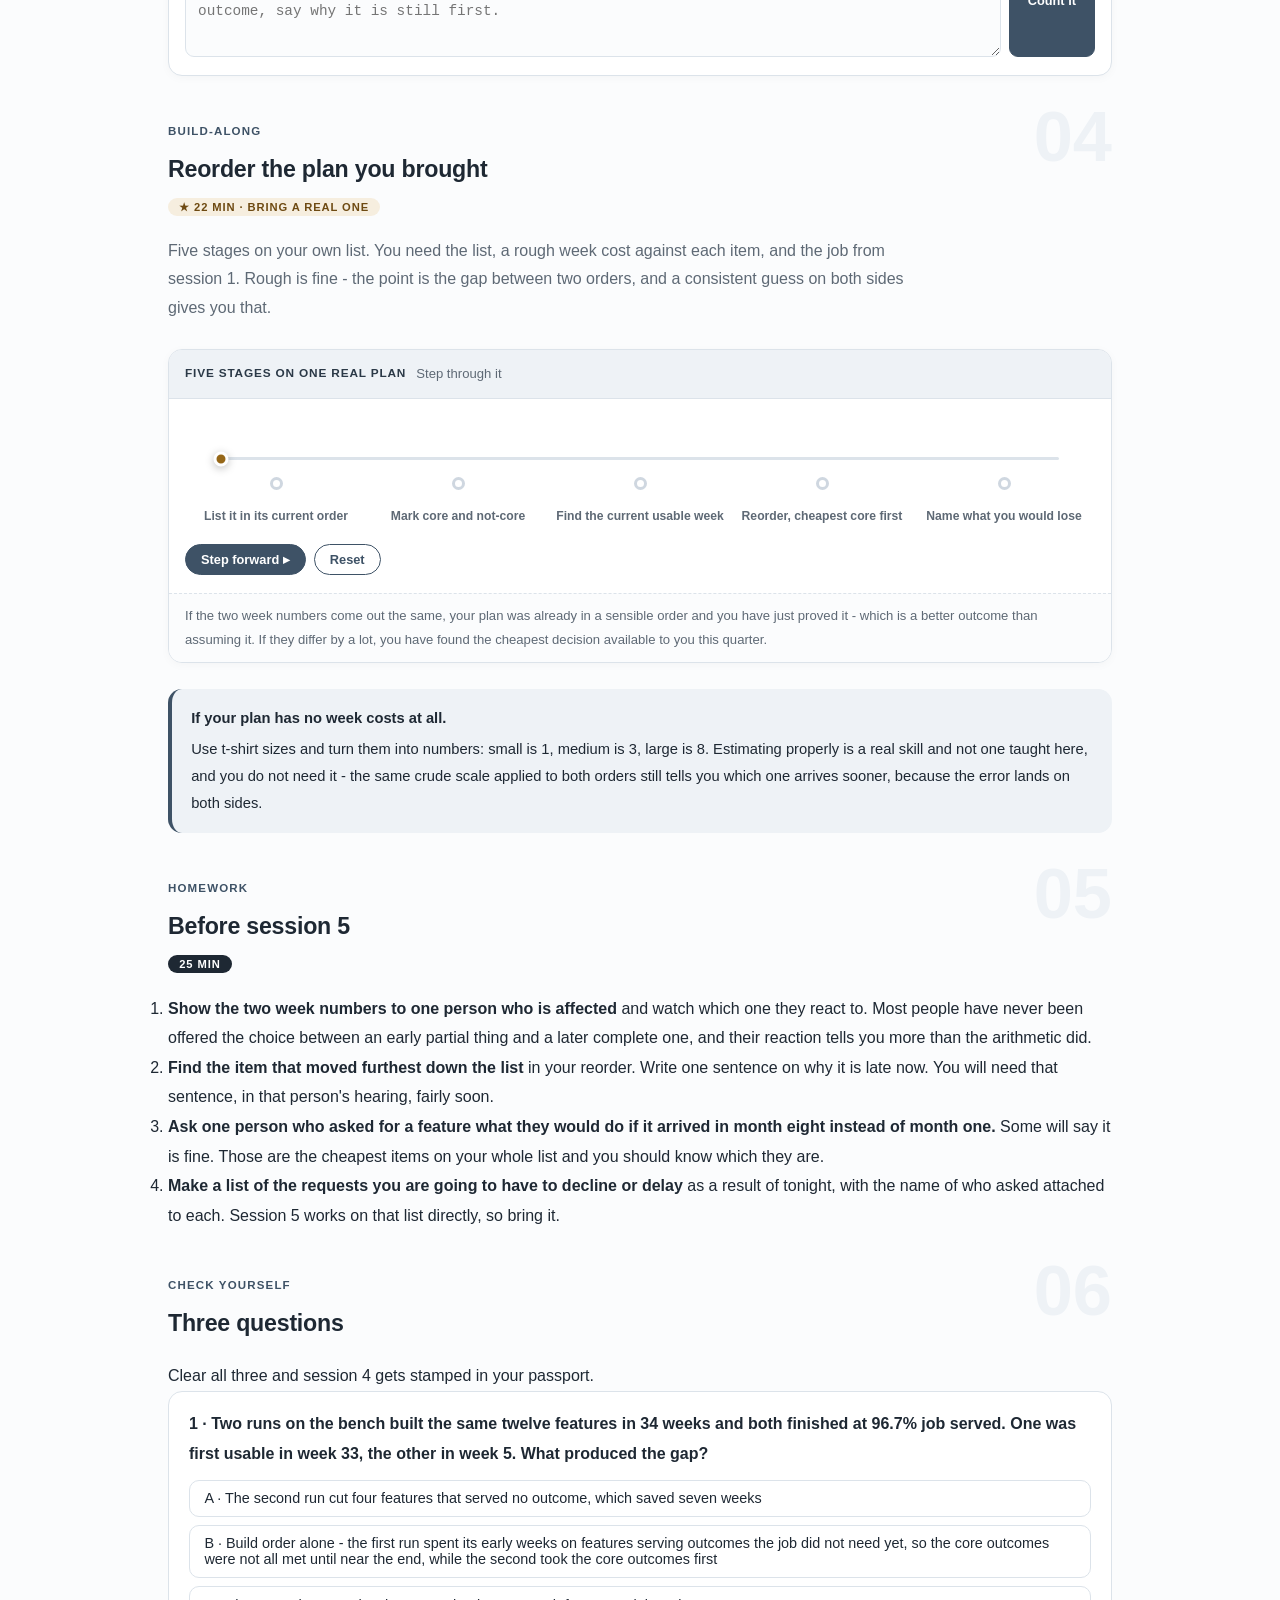
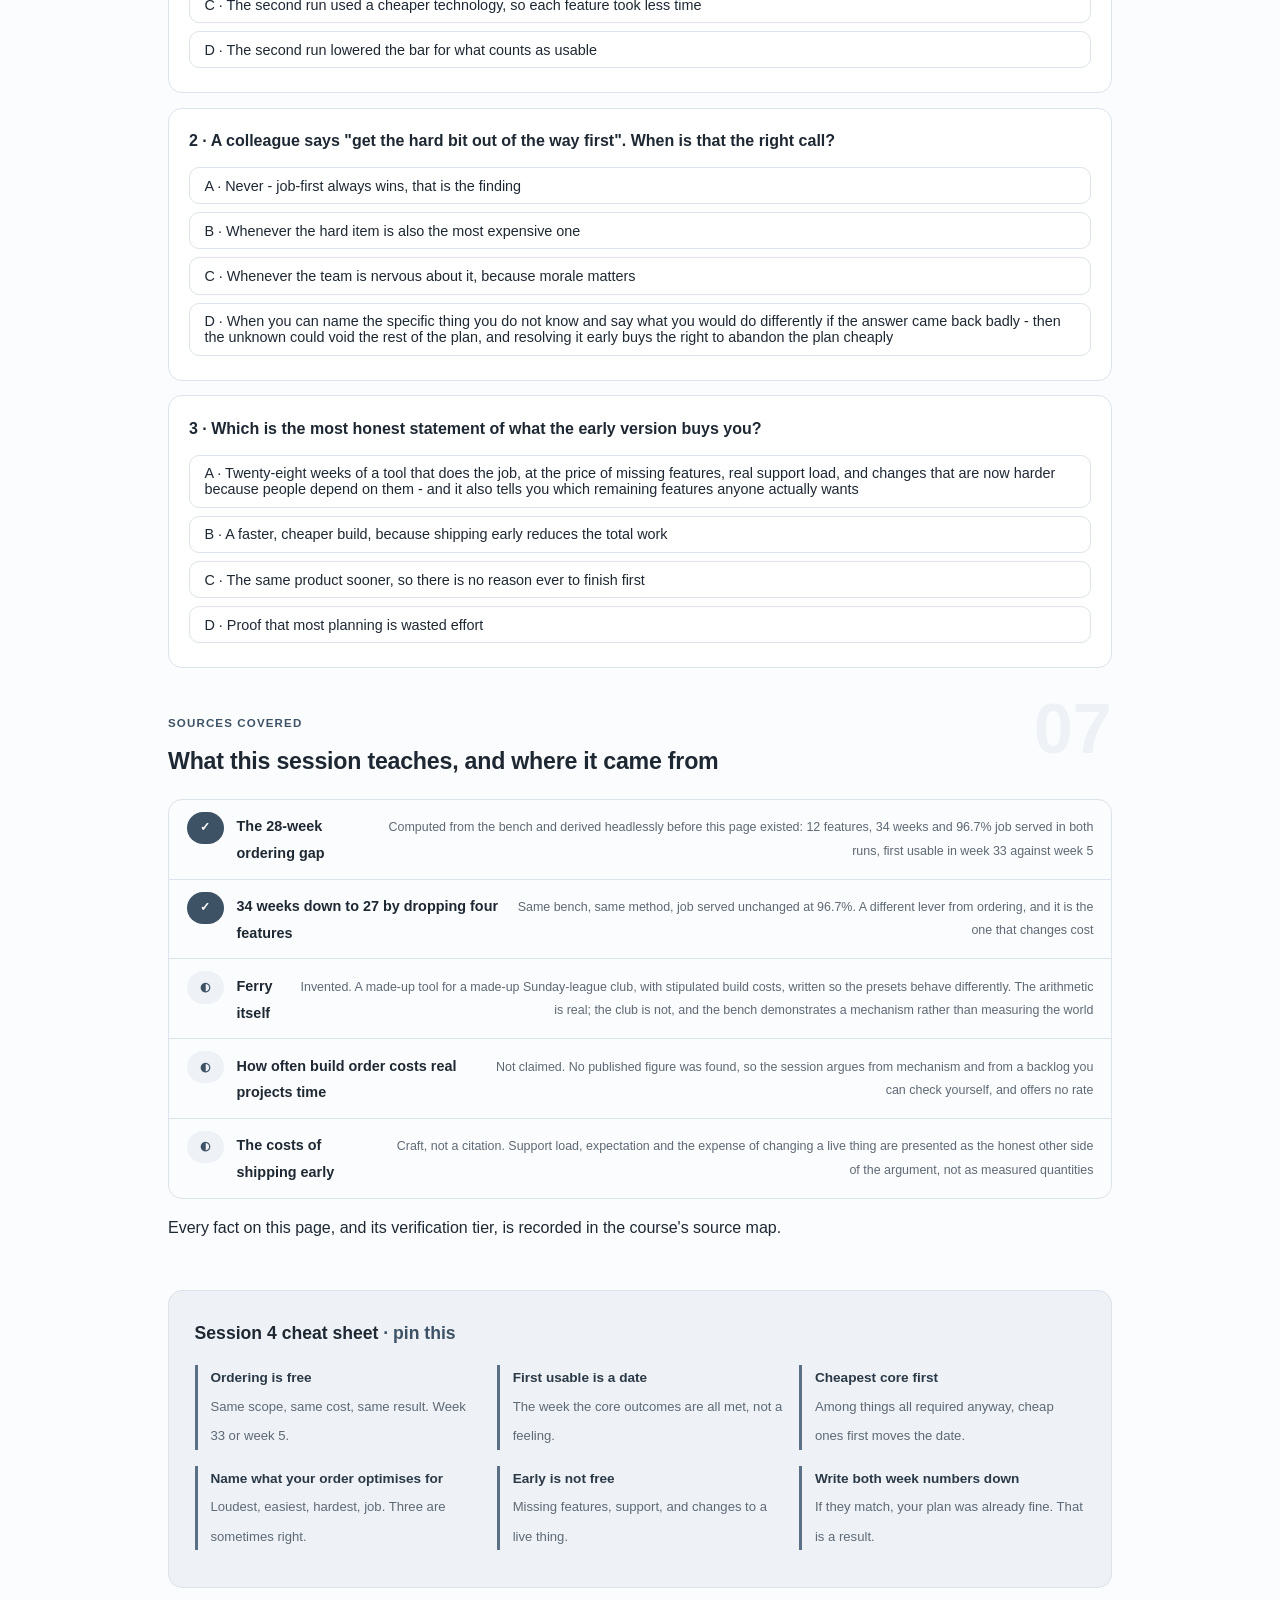
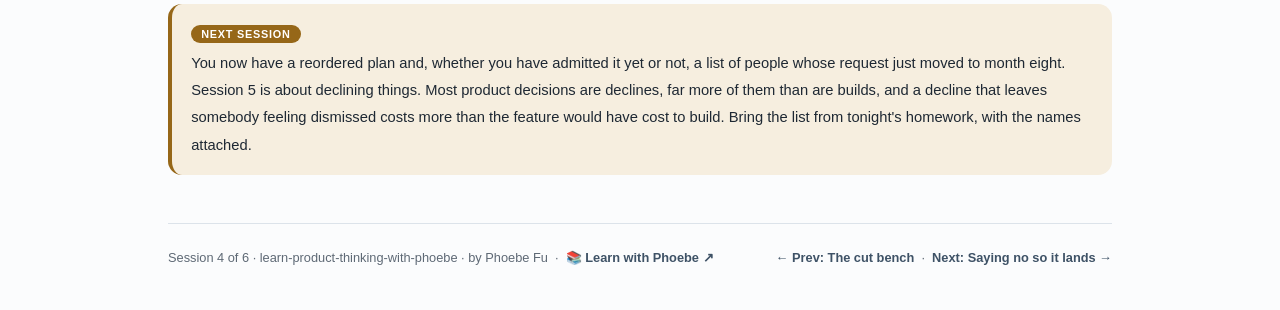
<file: courses/04-order-is-a-product-decision.html>
<!DOCTYPE html>
<html lang="en">
<head>
<meta charset="UTF-8">
<meta name="viewport" content="width=device-width, initial-scale=1.0">
<!-- social:start -->
<meta name="description" content="Session 4 of 6. The same twelve features, the same thirty-four weeks, the same finished product - and one version is useful in week 5 while the other is a building site until week 33. Ordering is the cheapest decision you will ever make.">
<meta property="og:type" content="article">
<meta property="og:site_name" content="Learn with Phoebe">
<meta property="og:title" content="Order is a product decision - learn product thinking with phoebe">
<meta property="og:description" content="Session 4 of 6. Same list, same total work, same final result. Twenty-eight weeks of difference, bought by build order alone.">
<meta property="og:url" content="https://phoebefu6.github.io/learn-product-thinking-with-phoebe/courses/04-order-is-a-product-decision.html">
<meta property="og:image" content="https://phoebefu6.github.io/learn-product-thinking-with-phoebe/assets/og-cover.png">
<meta property="og:image:width" content="1200">
<meta property="og:image:height" content="630">
<meta name="twitter:card" content="summary_large_image">
<meta name="twitter:title" content="Order is a product decision - learn product thinking with phoebe">
<meta name="twitter:description" content="Session 4 of 6. First usable against finally finished.">
<meta name="twitter:image" content="https://phoebefu6.github.io/learn-product-thinking-with-phoebe/assets/og-cover.png">
<!-- social:end -->
<title>Session 4 · Order is a product decision - learn product thinking with phoebe</title>
<link rel="stylesheet" href="../assets/style.css?v=22">
</head>
<body>

<div class="toolbar">
  <div class="wrap">
    <span class="crumb"><a href="../index.html">learn-product-thinking-with-phoebe</a> / Session 4 of 6</span>
    <button class="btn" id="toggle-all" type="button">Expand all</button>
    <button class="btn primary" id="zoom-toggle" type="button">Projector zoom: off</button>
  </div>
</div>

<header class="masthead">
  <div class="wrap">
    <div class="eyebrow">Learn Product Thinking with Phoebe · Session 4 of 6</div>
    <h1>Order is a <span class="accent">product decision</span></h1>
    <p class="sub">Last time the bench cut a backlog five ways and computed what each cut bought. One row of that table is stranger than all the others, because nothing was cut at all. Two runs, the same twelve features, the same thirty-four weeks of work, the same finished tool at the end. The only difference was which order they were built in, and it was worth twenty-eight weeks of having something that works. Ordering costs nothing, takes an afternoon, and is the decision most often made by whoever spoke loudest in the meeting.</p>
    <div class="chip-row">
      <span class="chip level">🟢 Everyone</span>
      <span class="chip audience">Bring a plan with more than five things on it</span>
      <span class="chip audience">No code, nothing to design</span>
      <span class="chip time">45 min</span>
    </div>
    <div class="agenda">
      <span class="a1" style="flex:1">0-3 · Welcome</span>
      <span class="a2" style="flex:4">3-18 · First usable against finally finished</span>
      <span class="a3" style="flex:5">18-40 · Build-along: reorder your plan</span>
      <span class="a4" style="flex:1">40-45 · Q&amp;A</span>
    </div>
  </div>
</header>

<main class="wrap">

  <section class="section" id="intro">
    <div class="section-kicker">
      <span class="klabel">Part 0</span>
      <h2>Where we start</h2>
    </div>
    <p class="lede">The bench you drove last time holds one stated job for the football club: get eleven players confirmed for Saturday, and know by Thursday night. Eight outcomes sit under that job and four of them are core, meaning the job simply does not work without them. "First usable" is the week those four core outcomes are first all met. That single definition is what makes tonight measurable, because it turns a vague feeling about progress into a week number you can point at.</p>

    <div class="legend">
      <span class="pill">🎫 Clear all three quiz questions to stamp your passport</span>
      <span class="pill">Live = presented in the 45 minutes</span>
      <span class="pill">Self-study = the full depth, after class</span>
    </div>

    <div class="callout win">
      <p><strong>★ What you walk out with tonight.</strong> The plan you brought, reordered, with two week numbers written next to it: the week the old order first produces something usable, and the week the new one does. Plus an honest list of what you would be giving up by shipping at the earlier of the two.</p>
    </div>
  </section>

  <section class="section" id="part-1">
    <div class="section-kicker">
      <span class="klabel">Part 1 · covers the finding</span>
      <h2>Twenty-eight weeks, bought by ordering alone</h2>
      <span class="tag concept">6 min live</span>
    </div>
    <p class="lede">Nothing was added. Nothing was cut. Nobody worked faster. The two runs below are the same twelve features and the same thirty-four weeks of work, and they finish at exactly the same place.</p>

    <figure class="zoomable">
      <svg viewBox="0 0 880 370" xmlns="http://www.w3.org/2000/svg" role="img" aria-label="Two build orders of the same twelve features over thirty-four weeks. Built loudest first, the tool is first usable in week 33. Built job first, the same twelve features make it first usable in week 5, a difference of twenty-eight weeks.">
        <style>
          .p4aH { font: 800 12px Inter, sans-serif; fill: #2B3947; }
          .p4aS { font: 400 11px Inter, sans-serif; fill: #5E6975; }
          .p4aN { font: 700 11px Inter, sans-serif; fill: #2B3947; }
          .p4aT { font: 800 11.5px Inter, sans-serif; fill: #FFFFFF; }
          .p4aA { font: 700 10.5px Inter, sans-serif; fill: #6E4A12; }
          .p4aX { font: 400 10px Inter, sans-serif; fill: #5E6975; }
        </style>

        <text class="p4aH" x="20" y="26">THE SAME TWELVE FEATURES, THE SAME 34 WEEKS, TWO ORDERS</text>
        <text class="p4aS" x="20" y="44">shaded = still a building site · solid = the job is being done</text>

        <rect x="600" y="16" width="14" height="12" rx="3" fill="#C6D2DE"/>
        <text class="p4aX" x="620" y="26">not yet usable</text>
        <rect x="720" y="16" width="14" height="12" rx="3" fill="#966718"/>
        <text class="p4aX" x="740" y="26">usable</text>

        <text class="p4aN" x="20" y="98">Build everything,</text>
        <text class="p4aN" x="20" y="113">loudest first</text>
        <text class="p4aX" x="20" y="130">12 features · 34 weeks</text>
        <rect x="150" y="86" width="656" height="34" rx="6" fill="#C6D2DE"/>
        <rect x="810" y="86" width="20" height="34" rx="6" fill="#966718"/>
        <text class="p4aA" x="806" y="78" text-anchor="end">first usable: WEEK 33</text>

        <text class="p4aN" x="20" y="198">Build everything,</text>
        <text class="p4aN" x="20" y="213">job first</text>
        <text class="p4aX" x="20" y="230">12 features · 34 weeks</text>
        <rect x="150" y="186" width="100" height="34" rx="6" fill="#C6D2DE"/>
        <rect x="254" y="186" width="576" height="34" rx="6" fill="#966718"/>
        <text class="p4aA" x="258" y="178">first usable: WEEK 5</text>
        <text class="p4aT" x="274" y="208">28 weeks of a tool that works, before the other one exists</text>

        <path d="M 252 132 L 252 178" stroke="#5B7086" stroke-width="1.5" stroke-dasharray="4 4"/>
        <path d="M 808 132 L 808 168" stroke="#5B7086" stroke-width="1.5" stroke-dasharray="4 4"/>

        <text class="p4aX" x="150" y="252">week 0</text>
        <text class="p4aX" x="252" y="252" text-anchor="middle">week 5</text>
        <text class="p4aX" x="808" y="252" text-anchor="middle">week 33</text>
        <text class="p4aX" x="830" y="268" text-anchor="end">week 34, both finished, both at 96.7% job served</text>

        <rect x="20" y="284" width="810" height="32" rx="8" fill="#3E5266"/>
        <text class="p4aT" x="36" y="304">Same scope. Same cost. Same final result. The gap is 28 weeks, and ordering is the only thing that bought it.</text>

        <text class="p4aS" x="20" y="340">Ferry is an invented tool for an invented football club. The arithmetic is real; the club is not.</text>
        <text class="p4aS" x="20" y="356">The bench shows a mechanism. It does not measure how often this happens in the world.</text>
      </svg>
      <figcaption>🔍 Click to zoom - the two tracks end in the same place, and are not remotely the same thing to live through</figcaption>
    </figure>

    <details class="card" open>
      <summary><span class="mode live">Live</span>Why loudest-first arrives so late<span class="mini">4 min</span><span class="caret">▶</span></summary>
      <div class="body">
        <p>There is no trick in the arithmetic, and the mechanism is worth saying slowly because it is the whole session.</p>
        <p>The job needs four core outcomes. Until all four are met, the organiser still cannot do the thing he came for, so the tool is not yet usable to him - it is a building site with some finished rooms in it. Loudest-first spends its early weeks on features that serve <em>other</em> outcomes: real ones, ones people genuinely asked for, but ones the job did not need first. Every one of those weeks is a week where the count of unmet core outcomes does not move. The core outcomes get built eventually, because everything gets built eventually, but they get built near the end, and the usable date follows them there. Week 33.</p>
        <p>Job-first does the identical twelve features and simply takes the core four early, cheapest route first. All four are met in week 5. Everything after that is improvement to a thing that already works, which is a completely different kind of week to be having.</p>
        <p><strong>Note what did not change.</strong> Job served at the end: 96.7% both times. Total build: 34 weeks both times. Cost: identical. This is not a trade. It is free.</p>
      </div>
    </details>

    <details class="card">
      <summary><span class="mode self">Self-study</span>Is this an artefact of the example?<span class="mini">3 min</span><span class="caret">▶</span></summary>
      <div class="body">
        <p>Fair question, and the honest answer has two halves.</p>
        <p><strong>The first half: yes, the size of the gap is an artefact.</strong> Twenty-eight weeks is a property of this invented backlog. A different set of twelve features with different costs would produce a different number, and some backlogs would produce almost no gap at all - if the loudest requests happen to be the core ones, both orders arrive on the same day.</p>
        <p><strong>The second half: the mechanism is not an artefact.</strong> A gap appears whenever the things people ask for loudest are not the things the job needs first. That condition is not exotic. Loudness tracks who is in the room, how recently they were annoyed, and how easy the thing is to describe. None of those is correlated with what the job needs first, so the two orders will differ most of the time, and the only question is by how much.</p>
        <p>What you should not take away is a rate. No published figure exists for how often build order costs real projects time, and none is claimed here. What you can take away is that the check is cheap: you can compute your own version of this in twenty minutes with a list and a pencil, which is exactly what the build-along does.</p>
      </div>
    </details>

    <figure class="zoomable">
      <svg viewBox="0 0 880 250" xmlns="http://www.w3.org/2000/svg" role="img" aria-label="The full build is 34 weeks. Dropping the four features that serve no stated outcome takes it to 27 weeks with job served unchanged at 96.7 percent.">
        <style>
          .p4bH { font: 800 12px Inter, sans-serif; fill: #2B3947; }
          .p4bS { font: 400 11px Inter, sans-serif; fill: #5E6975; }
          .p4bN { font: 700 11px Inter, sans-serif; fill: #2B3947; }
          .p4bT { font: 800 11.5px Inter, sans-serif; fill: #FFFFFF; }
          .p4bA { font: 700 10.5px Inter, sans-serif; fill: #6E4A12; }
          .p4bX { font: 400 10px Inter, sans-serif; fill: #5E6975; }
        </style>

        <text class="p4bH" x="20" y="26">A SEPARATE LEVER, MEASURED ON THE SAME BACKLOG</text>
        <text class="p4bS" x="20" y="44">four of the twelve features serve none of the eight stated outcomes</text>

        <text class="p4bN" x="20" y="104">Everything</text>
        <text class="p4bX" x="20" y="120">34 weeks · 96.7% served</text>
        <rect x="200" y="92" width="485" height="32" rx="6" fill="#3E5266"/>
        <rect x="693" y="92" width="123" height="32" rx="6" fill="#C6D2DE"/>
        <text class="p4bA" x="754" y="84" text-anchor="middle">7 weeks serving nothing</text>

        <text class="p4bN" x="20" y="176">The other eight</text>
        <text class="p4bX" x="20" y="192">27 weeks · 96.7% served</text>
        <rect x="200" y="164" width="485" height="32" rx="6" fill="#3E5266"/>

        <text class="p4bX" x="200" y="216">week 0</text>
        <text class="p4bX" x="689" y="216" text-anchor="middle">week 27</text>
        <text class="p4bX" x="816" y="216" text-anchor="end">week 34</text>

        <rect x="20" y="230" width="796" height="0.5" fill="#C6D2DE"/>
        <text class="p4bS" x="20" y="246">Seven weeks gone, and the job is served exactly as well. Invented backlog; the arithmetic is real.</text>
      </svg>
      <figcaption>🔍 Click to zoom - cutting and ordering are two different levers, and this one does change the cost</figcaption>
    </figure>

    <div class="callout tip">
      <p><strong>What these numbers are and are not.</strong> Ferry is constructed. It is a made-up tool for a made-up Sunday-league club, built so the presets behave differently from one another, and every week figure in it was stipulated rather than estimated. The bench therefore demonstrates a mechanism; it does not measure the world. There is no published figure for how often build order costs real projects time, so none appears anywhere on this page, and you should be suspicious of anyone who offers you one.</p>
    </div>
  </section>

  <section class="section" id="part-2">
    <div class="section-kicker">
      <span class="klabel">Part 2 · covers first usable against finally finished</span>
      <h2>The week-five version is genuinely worse</h2>
      <span class="tag concept">5 min live</span>
    </div>
    <p class="lede">It would be easy to leave Part 1 believing that shipping early is free, and it is not. The honest case is narrower than the enthusiastic one, and it survives better.</p>

    <details class="card">
      <summary><span class="mode live">Live</span>Everything the early version is missing<span class="mini">4 min</span><span class="caret">▶</span></summary>
      <div class="body">
        <p>The week-five Ferry does the job. It does almost nothing else. Most of the twelve features are not there yet, and the missing ones are not imaginary - somebody asked for each of them, several people will notice they are absent, and at least one person will be annoyed in a way that costs you an awkward conversation.</p>
        <p>It will also be wrong in ways you cannot see yet. Real use always reveals something the plan did not contain, and the fixes land in code that other people are now depending on, which is more expensive than fixing a plan. Shipping early converts cheap changes into expensive ones by putting users on the other side of them.</p>
        <p>And it starts a clock you cannot stop. From week five there is a thing in the world that can break on a Thursday night, that somebody has to answer questions about, and whose absence on a Saturday is now your fault in a way it was not before. Support, expectations and the cost of changing something people rely on are all real, they all arrive at first ship, and none of them appears in a build estimate.</p>
        <p><strong>So the claim is not that early is free.</strong> It is that twenty-eight weeks of a tool that does the job, with all of that attached, usually beats twenty-eight weeks of a more polished plan. And the early version does something no plan can do: it tells you which of the remaining features anybody actually wants, using evidence instead of a meeting.</p>
      </div>
    </details>

    <table class="clean">
      <tr><th>The week-five version</th><th>What it buys</th><th>What it costs</th></tr>
      <tr><td><strong>The job gets done</strong></td><td>Eleven players confirmed, known by Thursday night, starting twenty-eight weeks earlier than the other order manages it</td><td>Nothing, and this is the whole argument. It is also the only row where the answer is nothing</td></tr>
      <tr><td><strong>Most features are missing</strong></td><td>You find out which ones are actually missed, which is information the plan could not give you</td><td>People who asked for them notice. Some of them are right. You will spend real goodwill here, and session 5 is about spending it well</td></tr>
      <tr><td><strong>Real use starts</strong></td><td>The wrong assumptions surface in weeks rather than in month eight, when they are cheap to correct</td><td>They surface as breakage in front of a person who was counting on it, not as a tidy finding in a document</td></tr>
      <tr><td><strong>Something exists to support</strong></td><td>Questions people ask are free research about what is confusing</td><td>Somebody has to answer them, every week, forever. This is a running cost that no build estimate contains</td></tr>
      <tr><td><strong>Changes are now changes to a live thing</strong></td><td>Every change is tested against reality instead of against opinion</td><td>Editing something people depend on is slower and more careful than editing a plan. Part of your twenty-eight weeks goes here</td></tr>
    </table>

    <details class="card">
      <summary><span class="mode self">Self-study</span>When finishing first is actually right<span class="mini">3 min</span><span class="caret">▶</span></summary>
      <div class="body">
        <p>Three situations where the early version is a bad idea, and they are worth knowing so that you do not apply tonight's lesson to all of them.</p>
        <p><strong>When being wrong in public is unrecoverable.</strong> If a first version that miscounts costs somebody their money, their safety or their licence, the cost of early breakage is not a support ticket. The calculation changes, and it should.</p>
        <p><strong>When you only get one look.</strong> Some audiences will try a thing once. If your users are a hundred strangers who will never come back after a bad first minute, an early version can burn the only attention you were going to get. Note that this rarely applies to internal tools, where the audience is captive and knows you.</p>
        <p><strong>When the core outcomes genuinely need all of it.</strong> Sometimes the four core outcomes are simply expensive, and there is no cheap route to them. Then first-usable and finally-finished converge, and the honest answer is that ordering buys you little here. The bench shows this too: a cut that misses a core outcome ships fastest of all and is never usable, because speed to a thing that does not do the job is not speed.</p>
      </div>
    </details>
  </section>

  <section class="section" id="part-3">
    <div class="section-kicker">
      <span class="klabel">Part 3 · covers how to order a list</span>
      <h2>Four orderings, and what each one is optimising for</h2>
      <span class="tag concept">4 min live</span>
    </div>
    <p class="lede">Every list is in some order already. The order arrived by default, it is optimising for something, and nobody wrote down what. Naming the four common ones is most of the work, because three of them are easy to defend right up until you say out loud what they buy.</p>

    <figure class="zoomable">
      <svg viewBox="0 0 880 350" xmlns="http://www.w3.org/2000/svg" role="img" aria-label="Four ways people order a backlog and what each one optimises for: loudest first optimises for the room going quiet, easiest first for feeling productive in week one, hardest first for reducing uncertainty, and job first for the date the job starts getting done.">
        <style>
          .p4cH { font: 800 12px Inter, sans-serif; fill: #2B3947; }
          .p4cS { font: 400 11px Inter, sans-serif; fill: #5E6975; }
          .p4cT { font: 800 11.5px Inter, sans-serif; fill: #FFFFFF; }
          .p4cW { font: 400 10.5px Inter, sans-serif; fill: #EEF2F6; }
          .p4cD { font: 700 10.5px Inter, sans-serif; fill: #2B3947; }
          .p4cO { font: 700 10px Inter, sans-serif; fill: #6E4A12; }
        </style>

        <text class="p4cH" x="30" y="26">THE ORDERING</text>
        <text class="p4cH" x="300" y="26">WHAT IT OPTIMISES FOR</text>
        <text class="p4cH" x="622" y="26">USE IT WHEN</text>
        <text class="p4cS" x="30" y="44">how the list got sorted</text>
        <text class="p4cS" x="300" y="44">say it out loud and it settles the argument</text>
        <text class="p4cS" x="622" y="44">it is sometimes right</text>

        <rect x="30" y="58" width="250" height="56" rx="9" fill="#3E5266"/>
        <text class="p4cT" x="46" y="82">Loudest first</text>
        <text class="p4cW" x="46" y="100">whoever pushed hardest</text>
        <rect x="300" y="58" width="300" height="56" rx="9" fill="#EEF2F6" stroke="#C6D2DE"/>
        <text class="p4cD" x="316" y="82">The room going quiet, and staying</text>
        <text class="p4cD" x="316" y="99">quiet, this week</text>
        <text class="p4cO" x="622" y="84">Almost never on purpose.</text>
        <text class="p4cO" x="622" y="99">It is the default, not a choice</text>

        <rect x="30" y="126" width="250" height="56" rx="9" fill="#3E5266"/>
        <text class="p4cT" x="46" y="150">Easiest first</text>
        <text class="p4cW" x="46" y="168">start with the quick wins</text>
        <rect x="300" y="126" width="300" height="56" rx="9" fill="#EEF2F6" stroke="#C6D2DE"/>
        <text class="p4cD" x="316" y="150">Feeling productive in week one,</text>
        <text class="p4cD" x="316" y="167">and a chart that goes up</text>
        <text class="p4cO" x="622" y="152">A new team that needs to</text>
        <text class="p4cO" x="622" y="167">prove it can ship anything</text>

        <rect x="30" y="194" width="250" height="56" rx="9" fill="#3E5266"/>
        <text class="p4cT" x="46" y="218">Hardest first</text>
        <text class="p4cW" x="46" y="236">get the scary bit out of the way</text>
        <rect x="300" y="194" width="300" height="56" rx="9" fill="#EEF2F6" stroke="#C6D2DE"/>
        <text class="p4cD" x="316" y="218">Reducing uncertainty early, so a</text>
        <text class="p4cD" x="316" y="235">dead end is found in week 2</text>
        <text class="p4cO" x="622" y="220">One genuinely unknown</text>
        <text class="p4cO" x="622" y="235">piece could sink the whole plan</text>

        <rect x="30" y="262" width="250" height="56" rx="9" fill="#966718"/>
        <text class="p4cT" x="46" y="286">Job first, cheapest route</text>
        <text class="p4cW" x="46" y="304">core outcomes, cheap ones first</text>
        <rect x="300" y="262" width="300" height="56" rx="9" fill="#EEF2F6" stroke="#C6D2DE"/>
        <text class="p4cD" x="316" y="286">The date the job starts getting</text>
        <text class="p4cD" x="316" y="303">done, which is the point</text>
        <text class="p4cO" x="622" y="288">The default, unless one of</text>
        <text class="p4cO" x="622" y="303">the rows above clearly applies</text>

        <text class="p4cS" x="30" y="340">Hardest-first and job-first often agree, because an unknown that blocks a core outcome is both.</text>
      </svg>
      <figcaption>🔍 Click to zoom - three of these are defensible, and two of those are defensible for reasons nobody says out loud</figcaption>
    </figure>

    <details class="card">
      <summary><span class="mode live">Live</span>The move, in four steps<span class="mini">4 min</span><span class="caret">▶</span></summary>
      <div class="body">
        <p><strong>One. Mark the core.</strong> Go down the list and mark every item that a core outcome cannot be met without. If you cannot say which outcome an item serves, that is not a mark against your memory, it is a finding about the item.</p>
        <p><strong>Two. Within the core, cheapest first.</strong> Not most important first - cheapest first, among the things that are all required anyway. Since every core item has to be built, the only variable left is which order gets you to the complete set soonest, and taking the cheap ones first does that. This is the step people skip, and it is the one that moves the date.</p>
        <p><strong>Three. Everything else goes after, in whatever order you like.</strong> Once the job is being done, the order of the remainder genuinely matters less, and now you can afford to let loudness decide some of it, which is a cheap way to be generous.</p>
        <p><strong>Four. Write down the week number.</strong> Both of them: the week the old order first produced something usable, and the week the new one does. A reorder that does not move that number was not worth the meeting, and knowing that is also a result.</p>
      </div>
    </details>

    <details class="card">
      <summary><span class="mode self">Self-study</span>Being fair to hardest-first<span class="mini">3 min</span><span class="caret">▶</span></summary>
      <div class="body">
        <p>Of the three alternatives, hardest-first is the one with a real argument behind it, and it deserves better than being lumped in with the other two.</p>
        <p>Its logic is about information, not about output. If one item on your list might turn out to be impossible, or three times its estimate, or dependent on something nobody has permission to touch, then every week you spend elsewhere is a week spent building on a plan that might be void. Doing the scary item first buys you the right to abandon or reshape the whole plan cheaply. That is a genuine purchase, and it is the correct call when the uncertainty is large enough to invalidate everything else.</p>
        <p>The tell for whether it applies: can you name the specific thing you do not know, and say what you would do differently if the answer came back badly? If yes, do it first, and you are not arguing with tonight's lesson - you are applying the same reasoning to a different thing that blocks everything. If you cannot name it, "get the hard bit out of the way" is usually just discomfort looking for a schedule.</p>
        <p>Easiest-first has a thinner but real case: a team that has never shipped anything together sometimes needs to prove it can, and a quick win is a cheap way to buy that. Notice the beneficiary is the team, not the person with the problem. That can still be the right call. It just should not be an accident.</p>
      </div>
    </details>

    <div class="tryrow" data-fn="wordcount" data-multiline="1" data-title="Write your first three, and why that order" data-hint="Three items from the plan you brought, in the order you would now build them, with one clause each saying which core outcome it serves. If any of the three does not serve a core outcome, say why it is still first." data-seed="" data-cta="Count it"></div>
  </section>

  <section class="section" id="demo-1">
    <div class="section-kicker">
      <span class="klabel">Build-along</span>
      <h2>Reorder the plan you brought</h2>
      <span class="tag demo">★ 22 min · bring a real one</span>
    </div>
    <p class="lede">Five stages on your own list. You need the list, a rough week cost against each item, and the job from session 1. Rough is fine - the point is the gap between two orders, and a consistent guess on both sides gives you that.</p>

    <div class="tick" data-stages="List it in its current order|Mark core and not-core|Find the current usable week|Reorder, cheapest core first|Name what you would lose" data-title="Five stages on one real plan" data-foot="If the two week numbers come out the same, your plan was already in a sensible order and you have just proved it - which is a better outcome than assuming it. If they differ by a lot, you have found the cheapest decision available to you this quarter.">
      <p class="tick-note" data-stage="0"><b>Write the list in the order it is currently in</b>, with a rough week cost next to each item. Do not reorder yet and do not improve the estimates. The current order is the thing you are measuring against, so it has to be the real one, including the items that are only there because somebody insisted.</p>
      <p class="tick-note" data-stage="1"><b>Mark which items a core outcome cannot be met without.</b> Use the job from session 1 and name its core outcomes first - usually three or four. Then mark each item C or not. Items you cannot assign are the interesting ones; on the bench, four of twelve features served no stated outcome at all.</p>
      <p class="tick-note" data-stage="2"><b>Walk down the current order adding up weeks, and stop at the point where the last core item lands.</b> That week number is when your plan first produces something somebody could actually use. Write it at the top of the page, because it is easy to flinch from later.</p>
      <p class="tick-note" data-stage="3"><b>Rewrite the list: core items first, cheapest of them first, then everything else.</b> Add up again and stop at the last core item. That is the new number. The difference between the two is what ordering is worth on your plan, and you did not spend anything to get it.</p>
      <p class="tick-note" data-stage="4"><b>Write what shipping at the new week would actually cost you.</b> Which features are absent, who will notice, what will need supporting, and what you would have to change later in something people already depend on. If that list is empty you have not thought about it hard enough, and if it is unbearable you have found a real reason to finish first.</p>
    </div>

    <div class="callout tip">
      <p><strong>If your plan has no week costs at all.</strong> Use t-shirt sizes and turn them into numbers: small is 1, medium is 3, large is 8. Estimating properly is a real skill and not one taught here, and you do not need it - the same crude scale applied to both orders still tells you which one arrives sooner, because the error lands on both sides.</p>
    </div>
  </section>

  <section class="section" id="exercise">
    <div class="section-kicker">
      <span class="klabel">Homework</span>
      <h2>Before session 5</h2>
      <span class="tag exercise">25 min</span>
    </div>
    <ol>
      <li><strong>Show the two week numbers to one person who is affected</strong> and watch which one they react to. Most people have never been offered the choice between an early partial thing and a later complete one, and their reaction tells you more than the arithmetic did.</li>
      <li><strong>Find the item that moved furthest down the list</strong> in your reorder. Write one sentence on why it is late now. You will need that sentence, in that person's hearing, fairly soon.</li>
      <li><strong>Ask one person who asked for a feature what they would do if it arrived in month eight instead of month one.</strong> Some will say it is fine. Those are the cheapest items on your whole list and you should know which they are.</li>
      <li><strong>Make a list of the requests you are going to have to decline or delay</strong> as a result of tonight, with the name of who asked attached to each. Session 5 works on that list directly, so bring it.</li>
    </ol>
  </section>

  <section class="section" id="quiz">
    <div class="section-kicker">
      <span class="klabel">Check yourself</span>
      <h2>Three questions</h2>
    </div>
    <p>Clear all three and session 4 gets stamped in your passport.</p>

    <div class="quiz-q" data-answer="1">
      <p class="qtext">1 · Two runs on the bench built the same twelve features in 34 weeks and both finished at 96.7% job served. One was first usable in week 33, the other in week 5. What produced the gap?</p>
      <button class="qopt" type="button">A · The second run cut four features that served no outcome, which saved seven weeks</button>
      <button class="qopt" type="button">B · Build order alone - the first run spent its early weeks on features serving outcomes the job did not need yet, so the core outcomes were not all met until near the end, while the second took the core outcomes first</button>
      <button class="qopt" type="button">C · The second run used a cheaper technology, so each feature took less time</button>
      <button class="qopt" type="button">D · The second run lowered the bar for what counts as usable</button>
      <p class="qwhy">Nothing was cut, nothing got cheaper and the definition did not move: same scope, same 34 weeks, same 96.7% at the end. Option A describes a different lever measured on the same backlog - dropping the four features that serve no stated outcome takes the build from 34 weeks to 27, with job served unchanged - but that is not what moved the usable date here.</p>
    </div>

    <div class="quiz-q" data-answer="3">
      <p class="qtext">2 · A colleague says "get the hard bit out of the way first". When is that the right call?</p>
      <button class="qopt" type="button">A · Never - job-first always wins, that is the finding</button>
      <button class="qopt" type="button">B · Whenever the hard item is also the most expensive one</button>
      <button class="qopt" type="button">C · Whenever the team is nervous about it, because morale matters</button>
      <button class="qopt" type="button">D · When you can name the specific thing you do not know and say what you would do differently if the answer came back badly - then the unknown could void the rest of the plan, and resolving it early buys the right to abandon the plan cheaply</button>
      <p class="qwhy">Hardest-first optimises for reducing uncertainty, and that is a real purchase when the uncertainty is large enough to invalidate everything else. The test is whether you can name the unknown and the consequence. If you cannot, the instinct is usually discomfort rather than a plan, and job-first is the better default.</p>
    </div>

    <div class="quiz-q" data-answer="0">
      <p class="qtext">3 · Which is the most honest statement of what the early version buys you?</p>
      <button class="qopt" type="button">A · Twenty-eight weeks of a tool that does the job, at the price of missing features, real support load, and changes that are now harder because people depend on them - and it also tells you which remaining features anyone actually wants</button>
      <button class="qopt" type="button">B · A faster, cheaper build, because shipping early reduces the total work</button>
      <button class="qopt" type="button">C · The same product sooner, so there is no reason ever to finish first</button>
      <button class="qopt" type="button">D · Proof that most planning is wasted effort</button>
      <p class="qwhy">The early version is genuinely worse than the finished one, and it starts costs that no build estimate contains. B is false on the bench - both orders cost 34 weeks. C ignores the cases where being wrong in public is unrecoverable or where you only get one look. The argument is a comparison, not a free lunch.</p>
    </div>

    <p class="quiz-score"></p>
  </section>

  <section class="section" id="official">
    <div class="section-kicker">
      <span class="klabel">Sources covered</span>
      <h2>What this session teaches, and where it came from</h2>
    </div>
    <div class="covered">
      <div class="covered-row"><span class="status pill solid">✓</span><span class="name">The 28-week ordering gap</span><span class="note">Computed from the bench and derived headlessly before this page existed: 12 features, 34 weeks and 96.7% job served in both runs, first usable in week 33 against week 5</span></div>
      <div class="covered-row"><span class="status pill solid">✓</span><span class="name">34 weeks down to 27 by dropping four features</span><span class="note">Same bench, same method, job served unchanged at 96.7%. A different lever from ordering, and it is the one that changes cost</span></div>
      <div class="covered-row"><span class="status pill light">◐</span><span class="name">Ferry itself</span><span class="note">Invented. A made-up tool for a made-up Sunday-league club, with stipulated build costs, written so the presets behave differently. The arithmetic is real; the club is not, and the bench demonstrates a mechanism rather than measuring the world</span></div>
      <div class="covered-row"><span class="status pill light">◐</span><span class="name">How often build order costs real projects time</span><span class="note">Not claimed. No published figure was found, so the session argues from mechanism and from a backlog you can check yourself, and offers no rate</span></div>
      <div class="covered-row"><span class="status pill light">◐</span><span class="name">The costs of shipping early</span><span class="note">Craft, not a citation. Support load, expectation and the expense of changing a live thing are presented as the honest other side of the argument, not as measured quantities</span></div>
    </div>
    <p class="mono" style="margin-top:14px">Every fact on this page, and its verification tier, is recorded in the course's source map.</p>
  </section>

  <section class="cheat" id="cheatsheet">
    <h3>Session 4 cheat sheet <span>· pin this</span></h3>
    <div class="grid-2">
      <div class="cheat-item"><b>Ordering is free</b><span>Same scope, same cost, same result. Week 33 or week 5.</span></div>
      <div class="cheat-item"><b>First usable is a date</b><span>The week the core outcomes are all met, not a feeling.</span></div>
      <div class="cheat-item"><b>Cheapest core first</b><span>Among things all required anyway, cheap ones first moves the date.</span></div>
      <div class="cheat-item"><b>Name what your order optimises for</b><span>Loudest, easiest, hardest, job. Three are sometimes right.</span></div>
      <div class="cheat-item"><b>Early is not free</b><span>Missing features, support, and changes to a live thing.</span></div>
      <div class="cheat-item"><b>Write both week numbers down</b><span>If they match, your plan was already fine. That is a result.</span></div>
    </div>
  </section>

  <div class="callout next">
    <span class="nx-pill">Next session</span>
    <p>You now have a reordered plan and, whether you have admitted it yet or not, a list of people whose request just moved to month eight. Session 5 is about declining things. Most product decisions are declines, far more of them than are builds, and a decline that leaves somebody feeling dismissed costs more than the feature would have cost to build. Bring the list from tonight's homework, with the names attached.</p>
  </div>

  <footer class="pagefoot">
    <span>Session 4 of 6 · learn-product-thinking-with-phoebe · by Phoebe Fu &nbsp;·&nbsp; 📚 <a href="https://phoebefu6.github.io/learn-with-phoebe/">Learn with Phoebe ↗</a></span>
    <span><a href="03-the-cut-bench.html">← Prev: The cut bench</a> &nbsp;·&nbsp; <a href="05-saying-no-so-it-lands.html">Next: Saying no so it lands →</a></span>
  </footer>

</main>

<script src="../assets/app.js?v=20"></script>
</body>
</html>
</file>
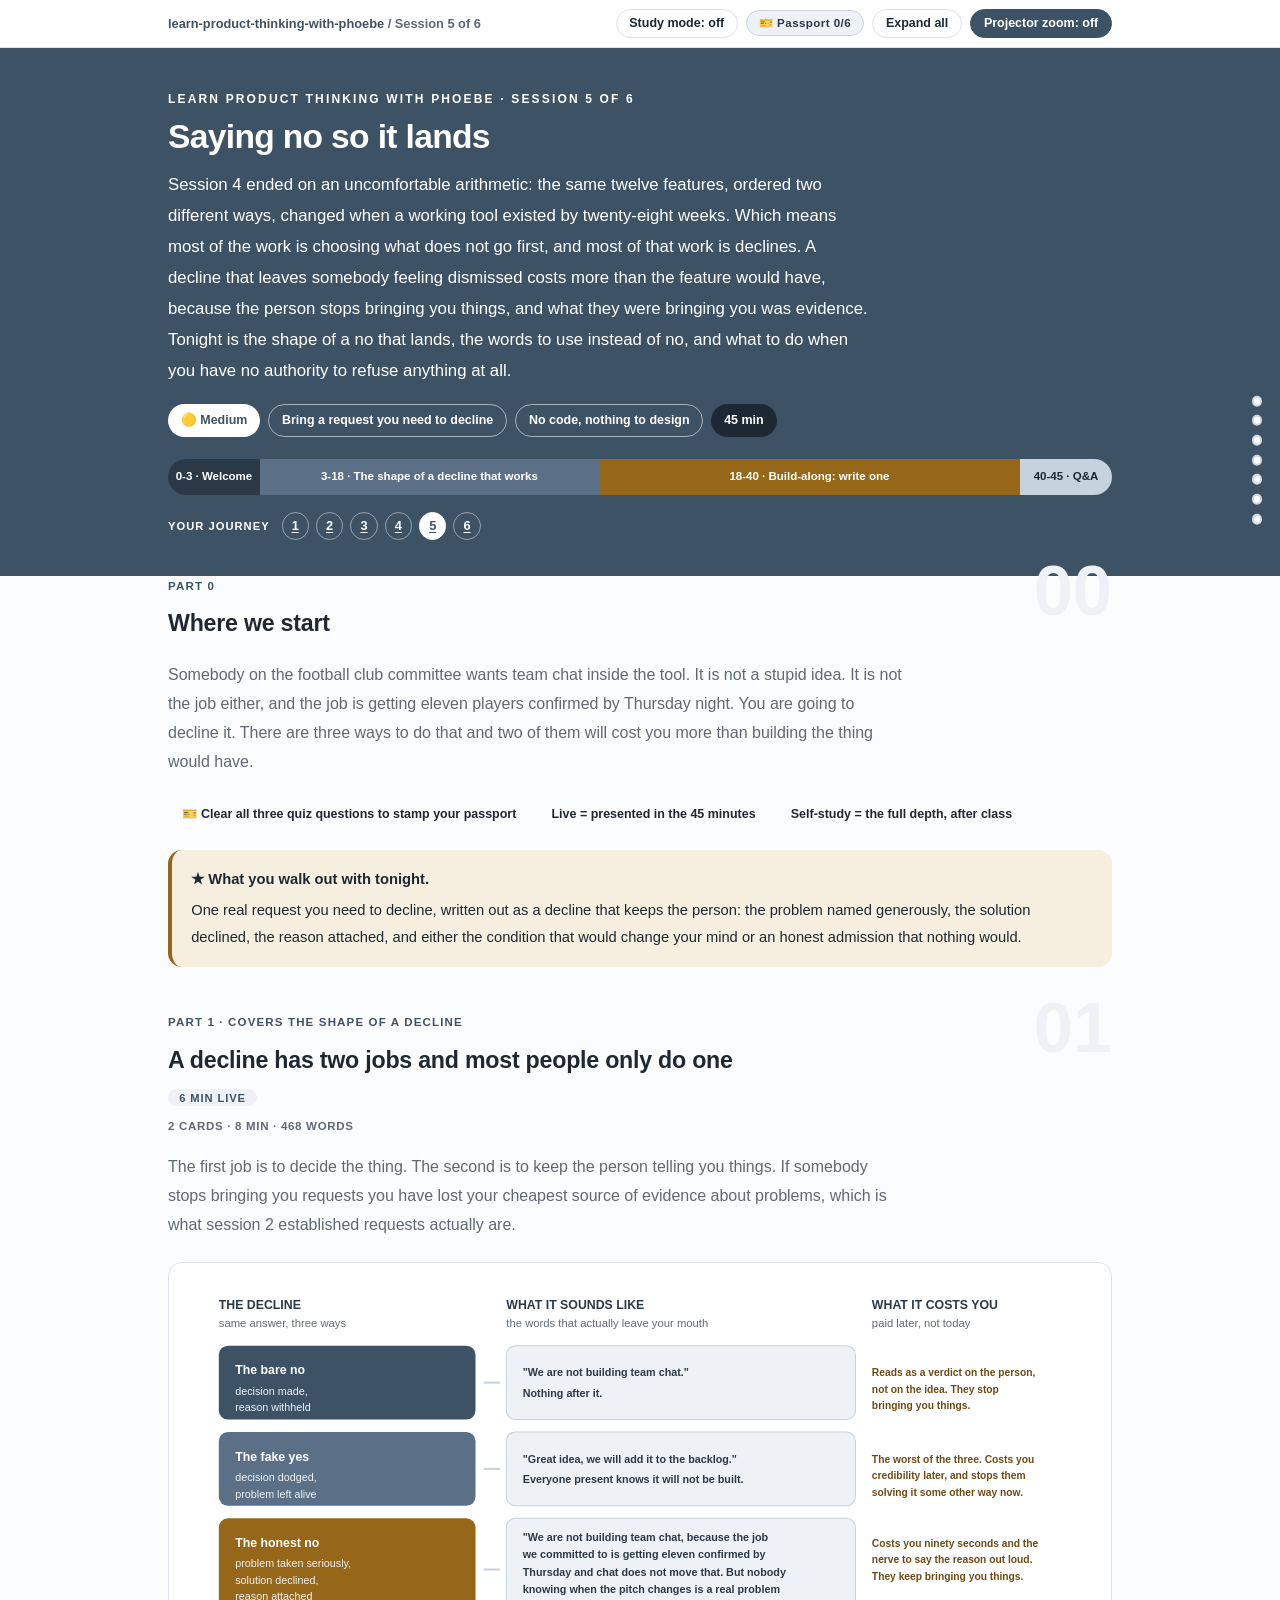
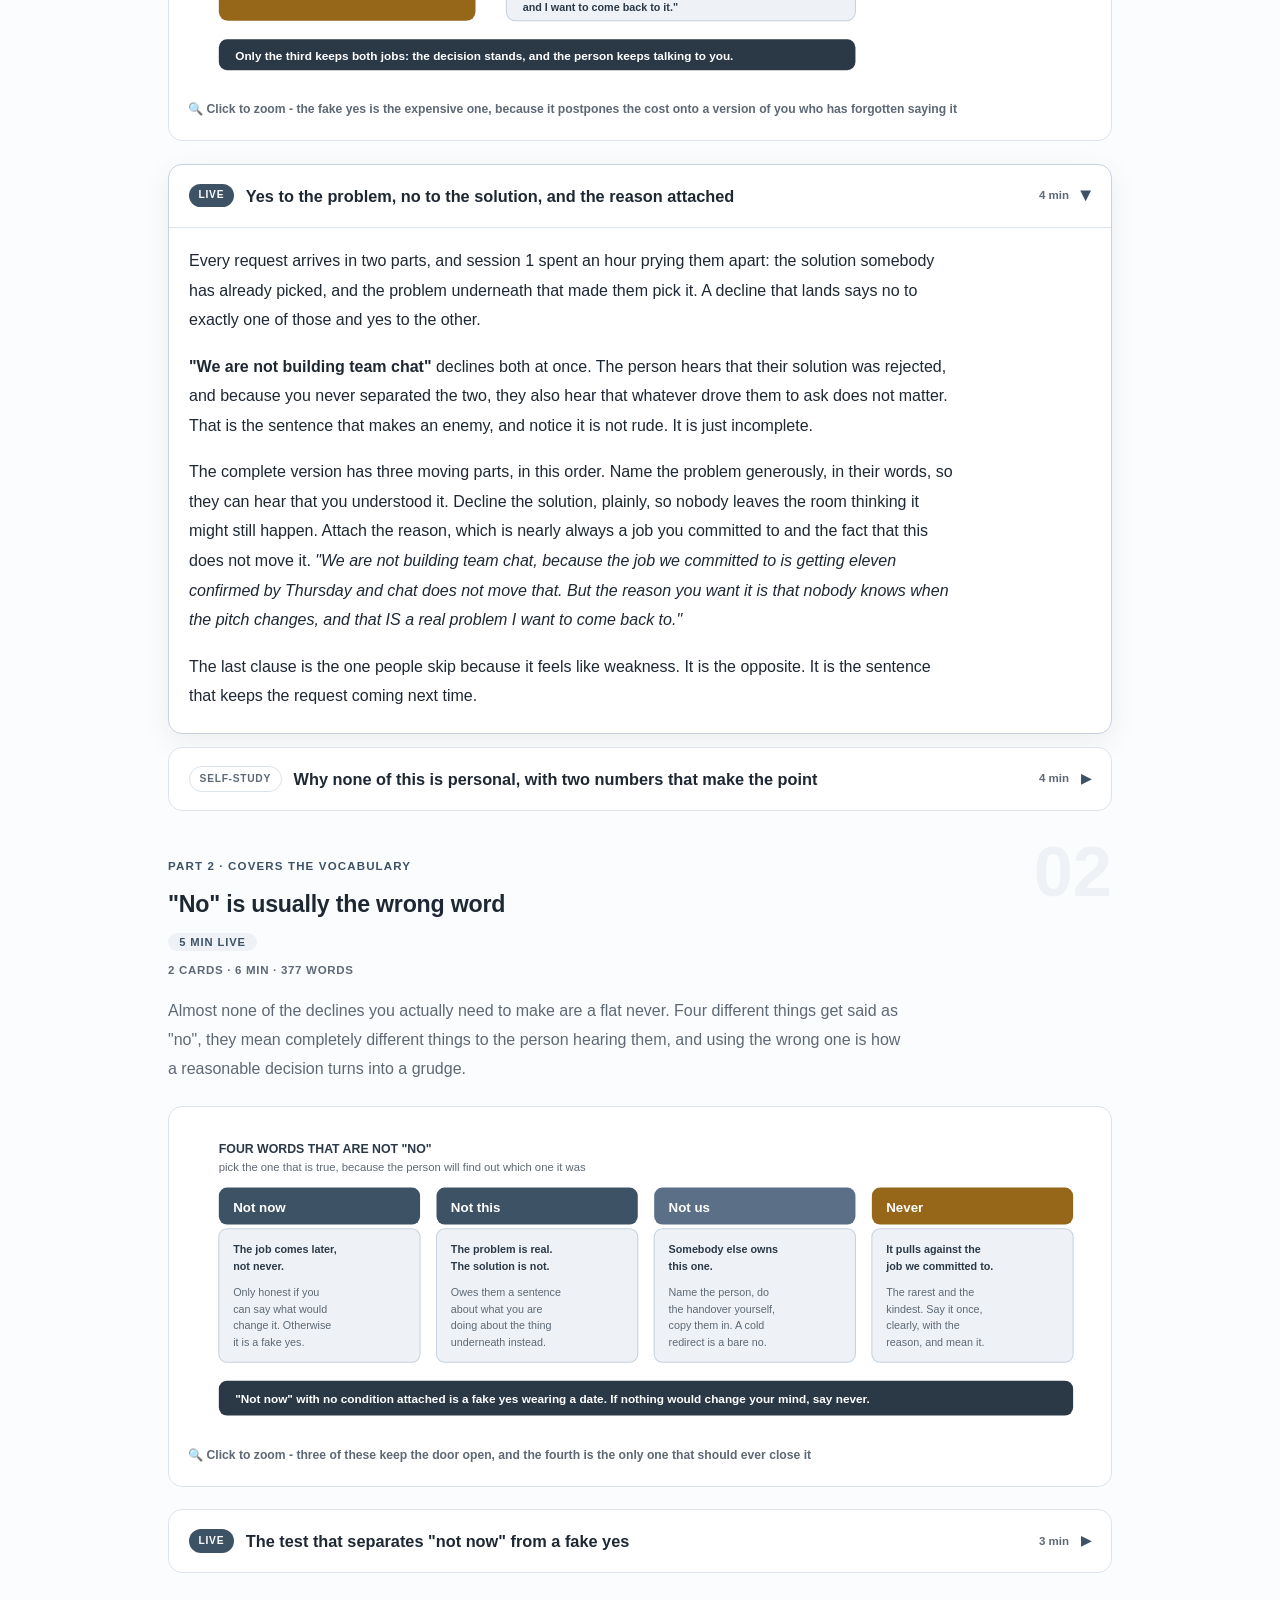
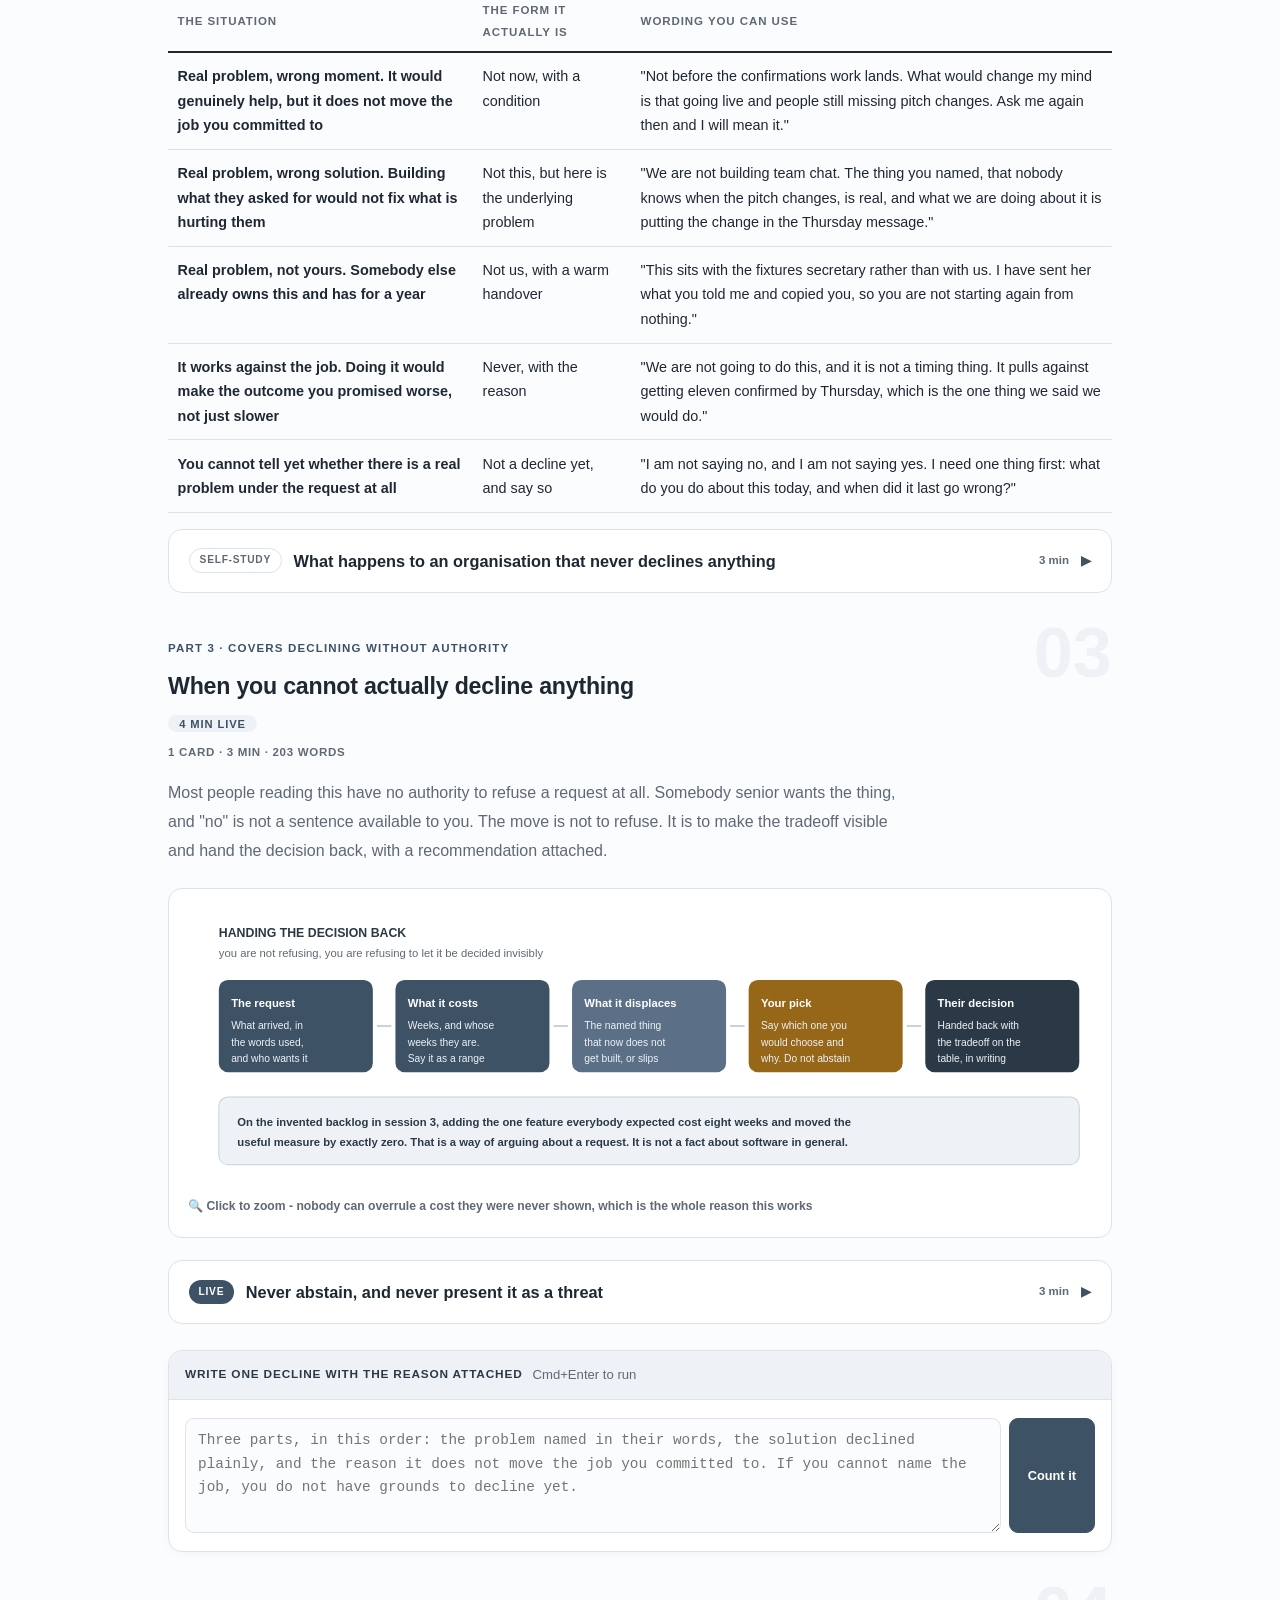
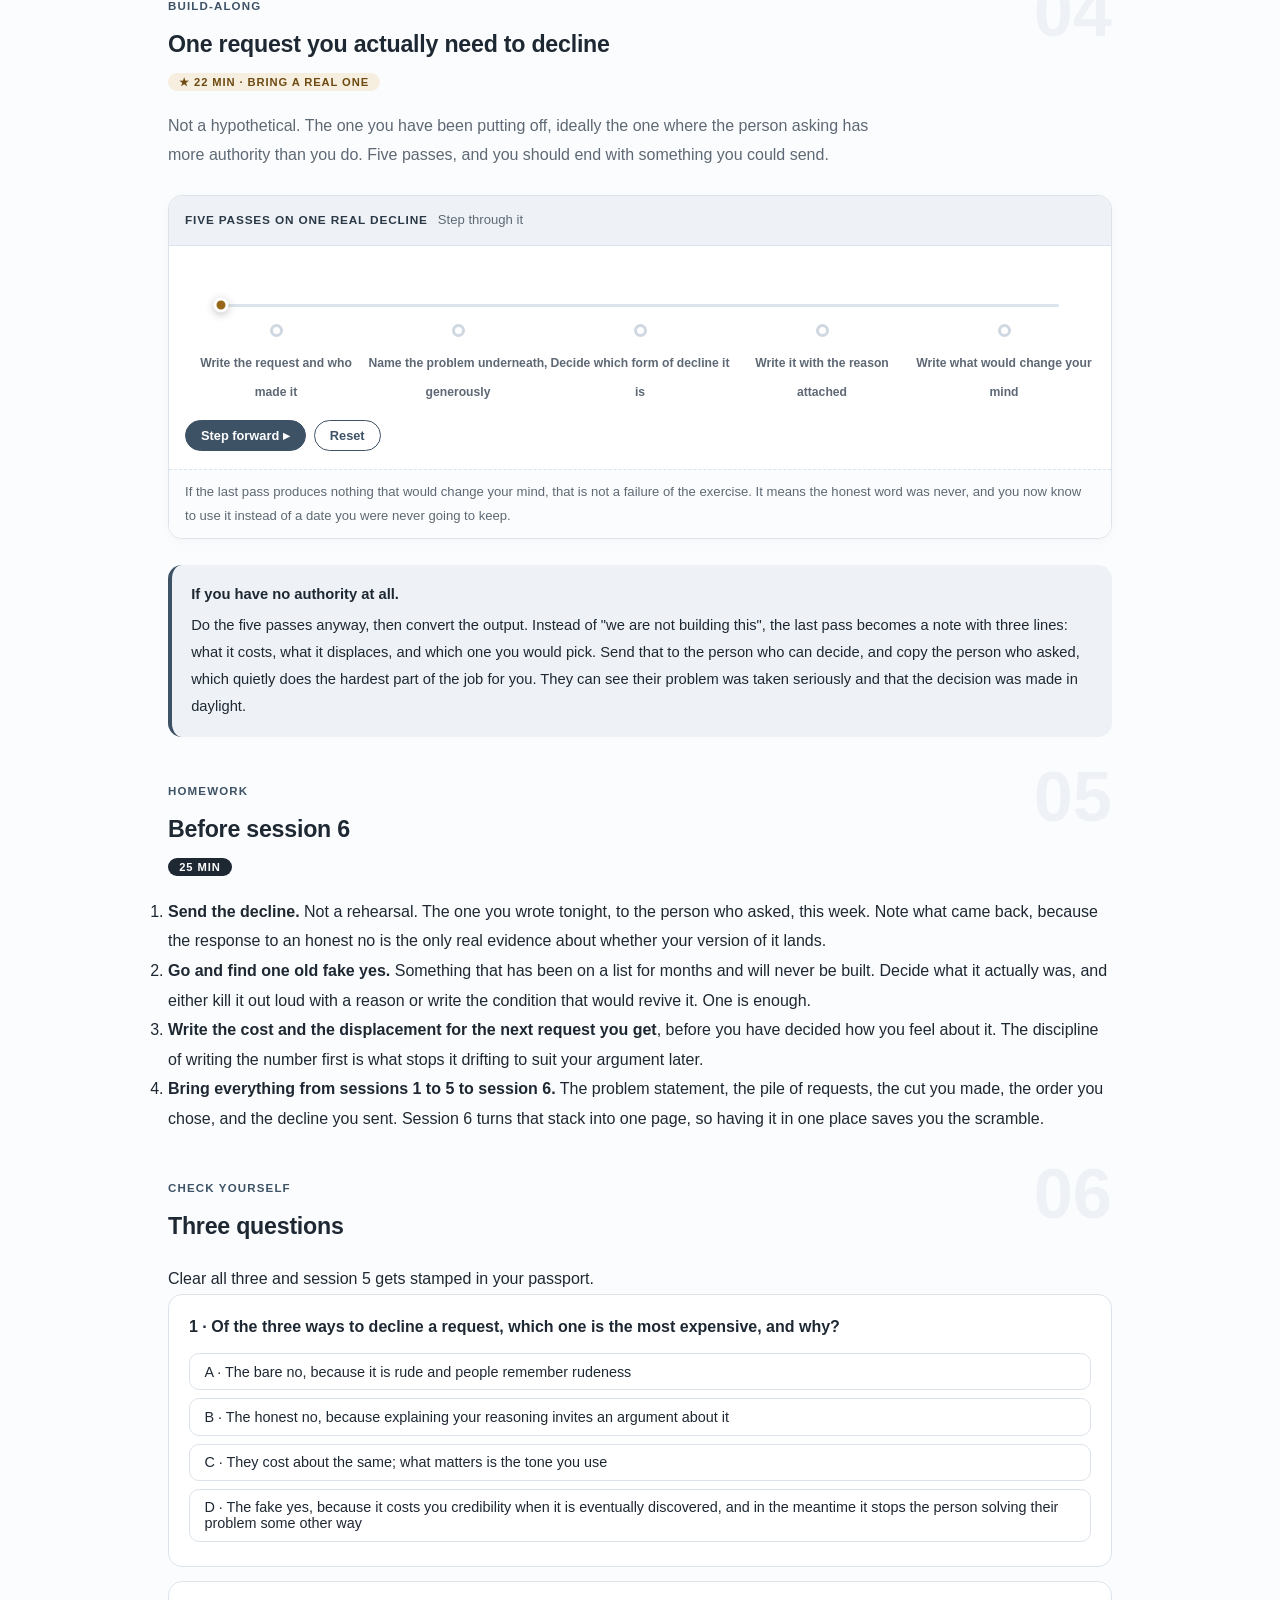
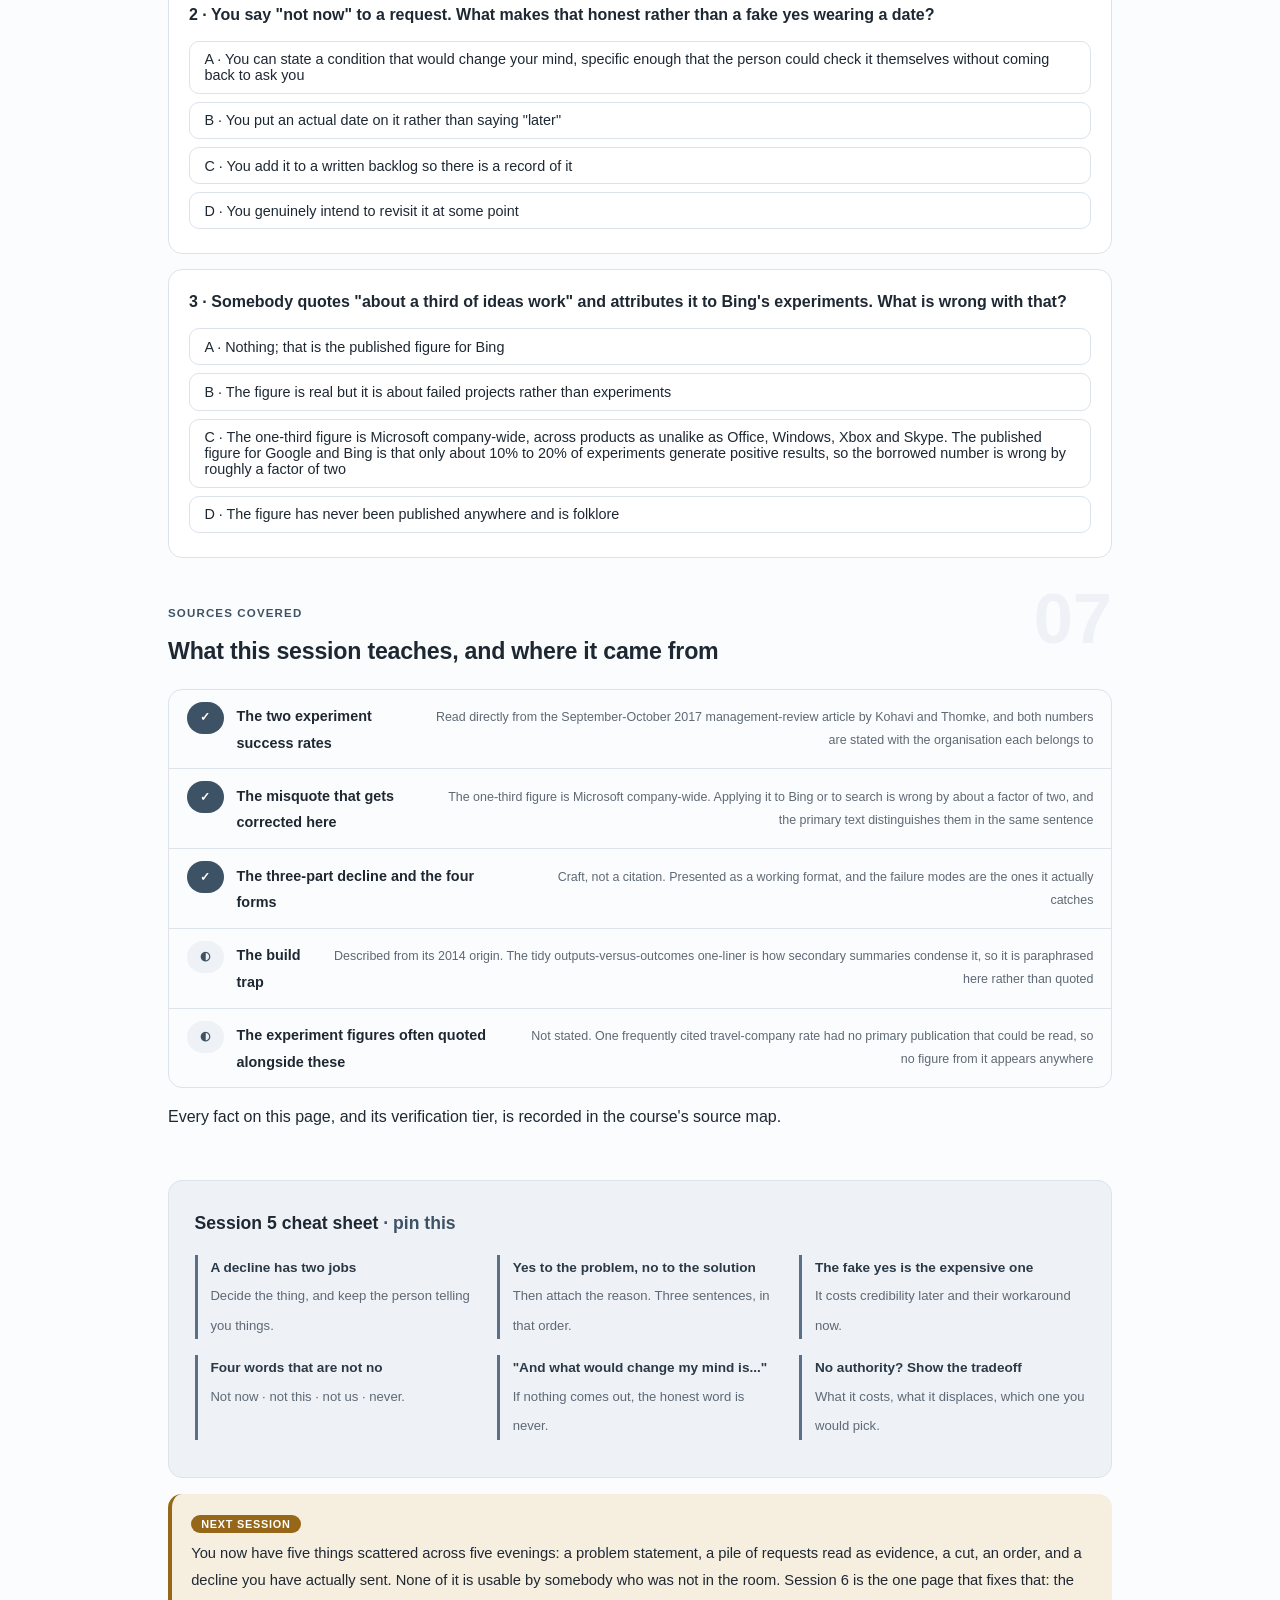
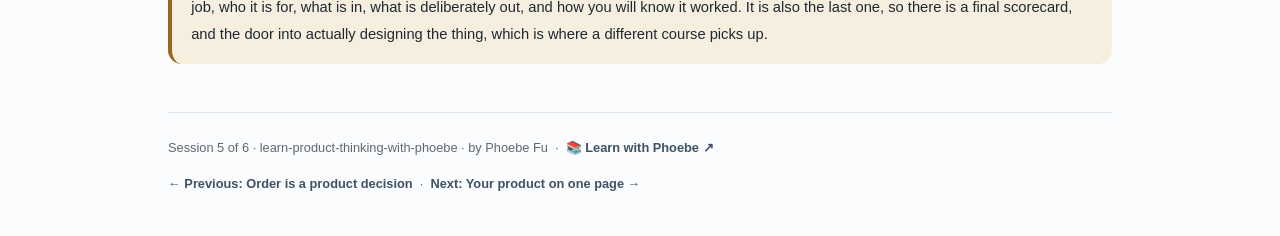
<file: courses/05-saying-no-so-it-lands.html>
<!DOCTYPE html>
<html lang="en">
<head>
<meta charset="UTF-8">
<meta name="viewport" content="width=device-width, initial-scale=1.0">
<!-- social:start -->
<meta name="description" content="Session 5 of 6. Most product decisions are declines, and a decline that leaves somebody feeling dismissed costs more than the feature would have. The shape of a no that lands, the four words that are not no, and what to do when you have no authority to refuse anything.">
<meta property="og:type" content="article">
<meta property="og:site_name" content="Learn with Phoebe">
<meta property="og:title" content="Saying no so it lands - learn product thinking with phoebe">
<meta property="og:description" content="Session 5 of 6. A decline has two jobs: decide the thing, and keep the person telling you things. Yes to the problem, no to the solution, reason attached.">
<meta property="og:url" content="https://phoebefu6.github.io/learn-product-thinking-with-phoebe/courses/05-saying-no-so-it-lands.html">
<meta property="og:image" content="https://phoebefu6.github.io/learn-product-thinking-with-phoebe/assets/og-cover.png">
<meta property="og:image:width" content="1200">
<meta property="og:image:height" content="630">
<meta name="twitter:card" content="summary_large_image">
<meta name="twitter:title" content="Saying no so it lands - learn product thinking with phoebe">
<meta name="twitter:description" content="Session 5 of 6. Declining a feature without making an enemy, with the reason attached.">
<meta name="twitter:image" content="https://phoebefu6.github.io/learn-product-thinking-with-phoebe/assets/og-cover.png">
<!-- social:end -->
<title>Session 5 · Saying no so it lands - learn product thinking with phoebe</title>
<link rel="stylesheet" href="../assets/style.css?v=22">
</head>
<body>

<div class="toolbar">
  <div class="wrap">
    <span class="crumb"><a href="../index.html">learn-product-thinking-with-phoebe</a> / Session 5 of 6</span>
    <button class="btn" id="toggle-all" type="button">Expand all</button>
    <button class="btn primary" id="zoom-toggle" type="button">Projector zoom: off</button>
  </div>
</div>

<header class="masthead">
  <div class="wrap">
    <div class="eyebrow">Learn Product Thinking with Phoebe · Session 5 of 6</div>
    <h1>Saying no <span class="accent">so it lands</span></h1>
    <p class="sub">Session 4 ended on an uncomfortable arithmetic: the same twelve features, ordered two different ways, changed when a working tool existed by twenty-eight weeks. Which means most of the work is choosing what does not go first, and most of that work is declines. A decline that leaves somebody feeling dismissed costs more than the feature would have, because the person stops bringing you things, and what they were bringing you was evidence. Tonight is the shape of a no that lands, the words to use instead of no, and what to do when you have no authority to refuse anything at all.</p>
    <div class="chip-row">
      <span class="chip level">🟡 Medium</span>
      <span class="chip audience">Bring a request you need to decline</span>
      <span class="chip audience">No code, nothing to design</span>
      <span class="chip time">45 min</span>
    </div>
    <div class="agenda">
      <span class="a1" style="flex:1">0-3 · Welcome</span>
      <span class="a2" style="flex:4">3-18 · The shape of a decline that works</span>
      <span class="a3" style="flex:5">18-40 · Build-along: write one</span>
      <span class="a4" style="flex:1">40-45 · Q&amp;A</span>
    </div>
  </div>
</header>

<main class="wrap">

  <section class="section" id="intro">
    <div class="section-kicker">
      <span class="klabel">Part 0</span>
      <h2>Where we start</h2>
    </div>
    <p class="lede">Somebody on the football club committee wants team chat inside the tool. It is not a stupid idea. It is not the job either, and the job is getting eleven players confirmed by Thursday night. You are going to decline it. There are three ways to do that and two of them will cost you more than building the thing would have.</p>

    <div class="legend">
      <span class="pill">🎫 Clear all three quiz questions to stamp your passport</span>
      <span class="pill">Live = presented in the 45 minutes</span>
      <span class="pill">Self-study = the full depth, after class</span>
    </div>

    <div class="callout win">
      <p><strong>★ What you walk out with tonight.</strong> One real request you need to decline, written out as a decline that keeps the person: the problem named generously, the solution declined, the reason attached, and either the condition that would change your mind or an honest admission that nothing would.</p>
    </div>
  </section>

  <section class="section" id="part-1">
    <div class="section-kicker">
      <span class="klabel">Part 1 · covers the shape of a decline</span>
      <h2>A decline has two jobs and most people only do one</h2>
      <span class="tag concept">6 min live</span>
    </div>
    <p class="lede">The first job is to decide the thing. The second is to keep the person telling you things. If somebody stops bringing you requests you have lost your cheapest source of evidence about problems, which is what session 2 established requests actually are.</p>

    <figure class="zoomable">
      <svg viewBox="0 0 880 396" xmlns="http://www.w3.org/2000/svg" role="img" aria-label="Three ways to decline the same request for team chat: the bare no, the fake yes, and the honest no with the problem acknowledged and the reason attached">
        <style>
          .p5aH { font: 800 12px Inter, sans-serif; fill: #2B3947; }
          .p5aS { font: 400 11px Inter, sans-serif; fill: #5E6975; }
          .p5aT { font: 800 12px Inter, sans-serif; fill: #FFFFFF; }
          .p5aW { font: 400 10.5px Inter, sans-serif; fill: #EEF2F6; }
          .p5aD { font: 700 10.5px Inter, sans-serif; fill: #2B3947; }
          .p5aO { font: 700 10px Inter, sans-serif; fill: #6E4A12; }
          .p5aF { font: 800 11.5px Inter, sans-serif; fill: #FFFFFF; }
        </style>

        <text class="p5aH" x="30" y="26">THE DECLINE</text>
        <text class="p5aH" x="310" y="26">WHAT IT SOUNDS LIKE</text>
        <text class="p5aH" x="666" y="26">WHAT IT COSTS YOU</text>
        <text class="p5aS" x="30" y="44">same answer, three ways</text>
        <text class="p5aS" x="310" y="44">the words that actually leave your mouth</text>
        <text class="p5aS" x="666" y="44">paid later, not today</text>

        <rect x="30" y="62" width="250" height="72" rx="9" fill="#3E5266"/>
        <text class="p5aT" x="46" y="90">The bare no</text>
        <text class="p5aW" x="46" y="110">decision made,</text>
        <text class="p5aW" x="46" y="126">reason withheld</text>
        <path d="M 288 98 L 304 98" stroke="#C6D2DE" stroke-width="2"/>
        <rect x="310" y="62" width="340" height="72" rx="9" fill="#EEF2F6" stroke="#C6D2DE"/>
        <text class="p5aD" x="326" y="92">"We are not building team chat."</text>
        <text class="p5aD" x="326" y="112">Nothing after it.</text>
        <text class="p5aO" x="666" y="92">Reads as a verdict on the person,</text>
        <text class="p5aO" x="666" y="108">not on the idea. They stop</text>
        <text class="p5aO" x="666" y="124">bringing you things.</text>

        <rect x="30" y="146" width="250" height="72" rx="9" fill="#5B7086"/>
        <text class="p5aT" x="46" y="174">The fake yes</text>
        <text class="p5aW" x="46" y="194">decision dodged,</text>
        <text class="p5aW" x="46" y="210">problem left alive</text>
        <path d="M 288 182 L 304 182" stroke="#C6D2DE" stroke-width="2"/>
        <rect x="310" y="146" width="340" height="72" rx="9" fill="#EEF2F6" stroke="#C6D2DE"/>
        <text class="p5aD" x="326" y="176">"Great idea, we will add it to the backlog."</text>
        <text class="p5aD" x="326" y="196">Everyone present knows it will not be built.</text>
        <text class="p5aO" x="666" y="176">The worst of the three. Costs you</text>
        <text class="p5aO" x="666" y="192">credibility later, and stops them</text>
        <text class="p5aO" x="666" y="208">solving it some other way now.</text>

        <rect x="30" y="230" width="250" height="100" rx="9" fill="#966718"/>
        <text class="p5aT" x="46" y="258">The honest no</text>
        <text class="p5aW" x="46" y="278">problem taken seriously,</text>
        <text class="p5aW" x="46" y="294">solution declined,</text>
        <text class="p5aW" x="46" y="310">reason attached</text>
        <path d="M 288 280 L 304 280" stroke="#C6D2DE" stroke-width="2"/>
        <rect x="310" y="230" width="340" height="100" rx="9" fill="#EEF2F6" stroke="#C6D2DE"/>
        <text class="p5aD" x="326" y="252">"We are not building team chat, because the job</text>
        <text class="p5aD" x="326" y="269">we committed to is getting eleven confirmed by</text>
        <text class="p5aD" x="326" y="286">Thursday and chat does not move that. But nobody</text>
        <text class="p5aD" x="326" y="303">knowing when the pitch changes is a real problem</text>
        <text class="p5aD" x="326" y="320">and I want to come back to it."</text>
        <text class="p5aO" x="666" y="258">Costs you ninety seconds and the</text>
        <text class="p5aO" x="666" y="274">nerve to say the reason out loud.</text>
        <text class="p5aO" x="666" y="290">They keep bringing you things.</text>

        <rect x="30" y="348" width="620" height="30" rx="8" fill="#2B3947"/>
        <text class="p5aF" x="46" y="368">Only the third keeps both jobs: the decision stands, and the person keeps talking to you.</text>
      </svg>
      <figcaption>🔍 Click to zoom - the fake yes is the expensive one, because it postpones the cost onto a version of you who has forgotten saying it</figcaption>
    </figure>

    <details class="card" open>
      <summary><span class="mode live">Live</span>Yes to the problem, no to the solution, and the reason attached<span class="mini">4 min</span><span class="caret">▶</span></summary>
      <div class="body">
        <p>Every request arrives in two parts, and session 1 spent an hour prying them apart: the solution somebody has already picked, and the problem underneath that made them pick it. A decline that lands says no to exactly one of those and yes to the other.</p>
        <p><strong>"We are not building team chat"</strong> declines both at once. The person hears that their solution was rejected, and because you never separated the two, they also hear that whatever drove them to ask does not matter. That is the sentence that makes an enemy, and notice it is not rude. It is just incomplete.</p>
        <p>The complete version has three moving parts, in this order. Name the problem generously, in their words, so they can hear that you understood it. Decline the solution, plainly, so nobody leaves the room thinking it might still happen. Attach the reason, which is nearly always a job you committed to and the fact that this does not move it. <em>"We are not building team chat, because the job we committed to is getting eleven confirmed by Thursday and chat does not move that. But the reason you want it is that nobody knows when the pitch changes, and that IS a real problem I want to come back to."</em></p>
        <p>The last clause is the one people skip because it feels like weakness. It is the opposite. It is the sentence that keeps the request coming next time.</p>
      </div>
    </details>

    <details class="card">
      <summary><span class="mode self">Self-study</span>Why none of this is personal, with two numbers that make the point<span class="mini">4 min</span><span class="caret">▶</span></summary>
      <div class="body">
        <p>The reason declines feel like judgements is that everybody privately believes their idea would have worked. The organisations best placed to check that belief have checked it, at enormous scale, and the answer is humbling in a useful direction.</p>
        <p>A 2017 management-review article by Ron Kohavi and Stefan Thomke reports two separate rates. <strong>At Google and Bing, only about 10% to 20% of experiments generate positive results.</strong> And <strong>at Microsoft as a whole, one third of experiments prove effective, one third are neutral, and one third come out negative.</strong></p>
        <p><strong>Those are two different numbers about two different organisations, and people mix them up constantly.</strong> The widely repeated "about a third of ideas work" is the Microsoft-company-wide figure, spanning products as unalike as Office, Windows, Xbox and Skype. Applied to Bing, or to search generally, it is wrong by roughly a factor of two, because the rate there is 10 to 20%. If you ever quote one of these, say which organisation it belongs to.</p>
        <p>What it buys you in a decline is the right posture. Most ideas do not work. That includes the good ones, it includes the ones from people more senior than you, and it emphatically includes yours. Declining somebody's feature is not a statement that they are wrong about the world, and saying so out loud takes a surprising amount of heat out of the conversation.</p>
      </div>
    </details>
  </section>

  <section class="section" id="part-2">
    <div class="section-kicker">
      <span class="klabel">Part 2 · covers the vocabulary</span>
      <h2>"No" is usually the wrong word</h2>
      <span class="tag concept">5 min live</span>
    </div>
    <p class="lede">Almost none of the declines you actually need to make are a flat never. Four different things get said as "no", they mean completely different things to the person hearing them, and using the wrong one is how a reasonable decision turns into a grudge.</p>

    <figure class="zoomable">
      <svg viewBox="0 0 880 300" xmlns="http://www.w3.org/2000/svg" role="img" aria-label="Four forms of decline: not now with a condition, not this but here is the underlying problem, not us because somebody else owns it, and genuinely never with the reason">
        <style>
          .p5bH { font: 800 12px Inter, sans-serif; fill: #2B3947; }
          .p5bS { font: 400 11px Inter, sans-serif; fill: #5E6975; }
          .p5bT { font: 800 13px Inter, sans-serif; fill: #FFFFFF; }
          .p5bD { font: 700 10.5px Inter, sans-serif; fill: #2B3947; }
          .p5bM { font: 400 10.5px Inter, sans-serif; fill: #5E6975; }
          .p5bF { font: 800 11.5px Inter, sans-serif; fill: #FFFFFF; }
        </style>

        <text class="p5bH" x="30" y="26">FOUR WORDS THAT ARE NOT "NO"</text>
        <text class="p5bS" x="30" y="44">pick the one that is true, because the person will find out which one it was</text>

        <rect x="30" y="60" width="196" height="36" rx="8" fill="#3E5266"/>
        <text class="p5bT" x="44" y="84">Not now</text>
        <rect x="30" y="100" width="196" height="130" rx="8" fill="#EEF2F6" stroke="#C6D2DE"/>
        <text class="p5bD" x="44" y="124">The job comes later,</text>
        <text class="p5bD" x="44" y="140">not never.</text>
        <text class="p5bM" x="44" y="166">Only honest if you</text>
        <text class="p5bM" x="44" y="182">can say what would</text>
        <text class="p5bM" x="44" y="198">change it. Otherwise</text>
        <text class="p5bM" x="44" y="214">it is a fake yes.</text>

        <rect x="242" y="60" width="196" height="36" rx="8" fill="#3E5266"/>
        <text class="p5bT" x="256" y="84">Not this</text>
        <rect x="242" y="100" width="196" height="130" rx="8" fill="#EEF2F6" stroke="#C6D2DE"/>
        <text class="p5bD" x="256" y="124">The problem is real.</text>
        <text class="p5bD" x="256" y="140">The solution is not.</text>
        <text class="p5bM" x="256" y="166">Owes them a sentence</text>
        <text class="p5bM" x="256" y="182">about what you are</text>
        <text class="p5bM" x="256" y="198">doing about the thing</text>
        <text class="p5bM" x="256" y="214">underneath instead.</text>

        <rect x="454" y="60" width="196" height="36" rx="8" fill="#5B7086"/>
        <text class="p5bT" x="468" y="84">Not us</text>
        <rect x="454" y="100" width="196" height="130" rx="8" fill="#EEF2F6" stroke="#C6D2DE"/>
        <text class="p5bD" x="468" y="124">Somebody else owns</text>
        <text class="p5bD" x="468" y="140">this one.</text>
        <text class="p5bM" x="468" y="166">Name the person, do</text>
        <text class="p5bM" x="468" y="182">the handover yourself,</text>
        <text class="p5bM" x="468" y="198">copy them in. A cold</text>
        <text class="p5bM" x="468" y="214">redirect is a bare no.</text>

        <rect x="666" y="60" width="196" height="36" rx="8" fill="#966718"/>
        <text class="p5bT" x="680" y="84">Never</text>
        <rect x="666" y="100" width="196" height="130" rx="8" fill="#EEF2F6" stroke="#C6D2DE"/>
        <text class="p5bD" x="680" y="124">It pulls against the</text>
        <text class="p5bD" x="680" y="140">job we committed to.</text>
        <text class="p5bM" x="680" y="166">The rarest and the</text>
        <text class="p5bM" x="680" y="182">kindest. Say it once,</text>
        <text class="p5bM" x="680" y="198">clearly, with the</text>
        <text class="p5bM" x="680" y="214">reason, and mean it.</text>

        <rect x="30" y="248" width="832" height="34" rx="8" fill="#2B3947"/>
        <text class="p5bF" x="46" y="270">"Not now" with no condition attached is a fake yes wearing a date. If nothing would change your mind, say never.</text>
      </svg>
      <figcaption>🔍 Click to zoom - three of these keep the door open, and the fourth is the only one that should ever close it</figcaption>
    </figure>

    <details class="card">
      <summary><span class="mode live">Live</span>The test that separates "not now" from a fake yes<span class="mini">3 min</span><span class="caret">▶</span></summary>
      <div class="body">
        <p>Say the words out loud and then try to finish this sentence: <strong>"and what would change my mind is..."</strong>. If something real comes out, you have a genuine not now. If you hear yourself saying "well, if it became a priority", you have a fake yes and you should go back and pick a different word.</p>
        <p>A real condition is checkable by the other person without asking you. "Once the confirmations flow is live and we still see people missing pitch changes" is checkable. "When we have bandwidth" is not, because only you can ever decide whether that has happened, which means the person has to keep coming back and asking, which is the thing you were trying to avoid.</p>
        <p>The reason this matters more than it sounds: a fake yes does not just cost you credibility when it is eventually discovered. It costs the other person their own alternative. Somebody who believes their problem is being handled stops looking for their own way around it, and a lot of the time their own way around it was cheaper than anything you would have built.</p>
      </div>
    </details>

    <table class="clean">
      <tr><th>The situation</th><th>The form it actually is</th><th>Wording you can use</th></tr>
      <tr><td><strong>Real problem, wrong moment.</strong> It would genuinely help, but it does not move the job you committed to</td><td>Not now, with a condition</td><td>"Not before the confirmations work lands. What would change my mind is that going live and people still missing pitch changes. Ask me again then and I will mean it."</td></tr>
      <tr><td><strong>Real problem, wrong solution.</strong> Building what they asked for would not fix what is hurting them</td><td>Not this, but here is the underlying problem</td><td>"We are not building team chat. The thing you named, that nobody knows when the pitch changes, is real, and what we are doing about it is putting the change in the Thursday message."</td></tr>
      <tr><td><strong>Real problem, not yours.</strong> Somebody else already owns this and has for a year</td><td>Not us, with a warm handover</td><td>"This sits with the fixtures secretary rather than with us. I have sent her what you told me and copied you, so you are not starting again from nothing."</td></tr>
      <tr><td><strong>It works against the job.</strong> Doing it would make the outcome you promised worse, not just slower</td><td>Never, with the reason</td><td>"We are not going to do this, and it is not a timing thing. It pulls against getting eleven confirmed by Thursday, which is the one thing we said we would do."</td></tr>
      <tr><td><strong>You cannot tell yet</strong> whether there is a real problem under the request at all</td><td>Not a decline yet, and say so</td><td>"I am not saying no, and I am not saying yes. I need one thing first: what do you do about this today, and when did it last go wrong?"</td></tr>
    </table>

    <details class="card">
      <summary><span class="mode self">Self-study</span>What happens to an organisation that never declines anything<span class="mini">3 min</span><span class="caret">▶</span></summary>
      <div class="body">
        <p>Melissa Perri gave this a name in 2014: the build trap. Her description is of organisations that stop analysing what they intend to build and why, and keep shipping features on the strength of an initial idea, without validating that any of it did anything. The tidy one-line version you will see quoted everywhere, about measuring success by outputs rather than outcomes, reflects her argument accurately, but it is how secondary summaries condense her rather than a sentence anybody has checked against the source, so treat it as a paraphrase.</p>
        <p>The mechanism is worth sitting with, because it is not laziness. It is the accumulated result of a thousand individually reasonable declines that nobody had the nerve to make. Every feature in the trap got there because somebody asked, nobody wanted the conversation, and "we will add it to the backlog" was cheaper in the moment than three honest sentences.</p>
        <p>Which is the quiet argument of tonight. The skill is not saying no. Anybody can say no. The skill is saying it in a way that costs you so little socially that you are willing to do it the next forty times.</p>
      </div>
    </details>
  </section>

  <section class="section" id="part-3">
    <div class="section-kicker">
      <span class="klabel">Part 3 · covers declining without authority</span>
      <h2>When you cannot actually decline anything</h2>
      <span class="tag concept">4 min live</span>
    </div>
    <p class="lede">Most people reading this have no authority to refuse a request at all. Somebody senior wants the thing, and "no" is not a sentence available to you. The move is not to refuse. It is to make the tradeoff visible and hand the decision back, with a recommendation attached.</p>

    <figure class="zoomable">
      <svg viewBox="0 0 880 270" xmlns="http://www.w3.org/2000/svg" role="img" aria-label="Five steps for handing a decision back when you have no authority: the request, what it costs, what it displaces, your recommendation, their decision">
        <style>
          .p5cH { font: 800 12px Inter, sans-serif; fill: #2B3947; }
          .p5cS { font: 400 11px Inter, sans-serif; fill: #5E6975; }
          .p5cT { font: 800 11px Inter, sans-serif; fill: #FFFFFF; }
          .p5cW { font: 400 10px Inter, sans-serif; fill: #EEF2F6; }
          .p5cD { font: 700 11px Inter, sans-serif; fill: #2B3947; }
        </style>

        <text class="p5cH" x="30" y="28">HANDING THE DECISION BACK</text>
        <text class="p5cS" x="30" y="48">you are not refusing, you are refusing to let it be decided invisibly</text>

        <rect x="30" y="70" width="150" height="90" rx="9" fill="#3E5266"/>
        <text class="p5cT" x="42" y="96">The request</text>
        <text class="p5cW" x="42" y="118">What arrived, in</text>
        <text class="p5cW" x="42" y="134">the words used,</text>
        <text class="p5cW" x="42" y="150">and who wants it</text>
        <path d="M 184 115 L 198 115" stroke="#C6D2DE" stroke-width="2"/>

        <rect x="202" y="70" width="150" height="90" rx="9" fill="#3E5266"/>
        <text class="p5cT" x="214" y="96">What it costs</text>
        <text class="p5cW" x="214" y="118">Weeks, and whose</text>
        <text class="p5cW" x="214" y="134">weeks they are.</text>
        <text class="p5cW" x="214" y="150">Say it as a range</text>
        <path d="M 356 115 L 370 115" stroke="#C6D2DE" stroke-width="2"/>

        <rect x="374" y="70" width="150" height="90" rx="9" fill="#5B7086"/>
        <text class="p5cT" x="386" y="96">What it displaces</text>
        <text class="p5cW" x="386" y="118">The named thing</text>
        <text class="p5cW" x="386" y="134">that now does not</text>
        <text class="p5cW" x="386" y="150">get built, or slips</text>
        <path d="M 528 115 L 542 115" stroke="#C6D2DE" stroke-width="2"/>

        <rect x="546" y="70" width="150" height="90" rx="9" fill="#966718"/>
        <text class="p5cT" x="558" y="96">Your pick</text>
        <text class="p5cW" x="558" y="118">Say which one you</text>
        <text class="p5cW" x="558" y="134">would choose and</text>
        <text class="p5cW" x="558" y="150">why. Do not abstain</text>
        <path d="M 700 115 L 714 115" stroke="#C6D2DE" stroke-width="2"/>

        <rect x="718" y="70" width="150" height="90" rx="9" fill="#2B3947"/>
        <text class="p5cT" x="730" y="96">Their decision</text>
        <text class="p5cW" x="730" y="118">Handed back with</text>
        <text class="p5cW" x="730" y="134">the tradeoff on the</text>
        <text class="p5cW" x="730" y="150">table, in writing</text>

        <rect x="30" y="184" width="838" height="66" rx="9" fill="#EEF2F6" stroke="#C6D2DE"/>
        <text class="p5cD" x="48" y="212">On the invented backlog in session 3, adding the one feature everybody expected cost eight weeks and moved the</text>
        <text class="p5cD" x="48" y="232">useful measure by exactly zero. That is a way of arguing about a request. It is not a fact about software in general.</text>
      </svg>
      <figcaption>🔍 Click to zoom - nobody can overrule a cost they were never shown, which is the whole reason this works</figcaption>
    </figure>

    <details class="card">
      <summary><span class="mode live">Live</span>Never abstain, and never present it as a threat<span class="mini">3 min</span><span class="caret">▶</span></summary>
      <div class="body">
        <p>Two failure modes sit either side of this, and both are common.</p>
        <p><strong>Abstaining.</strong> You lay out the two options neutrally, say "it is your call", and feel scrupulous about it. What the other person hears is that you have no view, which means the cheapest reading of the situation wins, which is usually "do both". Say which one you would pick and why, in one sentence, and then genuinely accept whichever they choose. The recommendation is what makes you worth asking next time.</p>
        <p><strong>Weaponising the cost.</strong> There is a version of "what it displaces" that is really a threat, delivered with a sigh, and everybody can hear it. The tell is that the number moves depending on how much you want to build the thing. Write the cost down before you know which way you are arguing, and be willing to show the same number to somebody who wants the opposite outcome.</p>
        <p>What you are actually protecting here is the thing session 4 measured. Order is the decision that changes when a working tool exists, and it gets made whether or not anybody makes it consciously. Handing the tradeoff back is how the person with the authority gets to make it on purpose.</p>
      </div>
    </details>

    <div class="tryrow" data-fn="wordcount" data-multiline="1" data-title="Write one decline with the reason attached" data-hint="Three parts, in this order: the problem named in their words, the solution declined plainly, and the reason it does not move the job you committed to. If you cannot name the job, you do not have grounds to decline yet." data-seed="" data-cta="Count it"></div>
  </section>

  <section class="section" id="demo-1">
    <div class="section-kicker">
      <span class="klabel">Build-along</span>
      <h2>One request you actually need to decline</h2>
      <span class="tag demo">★ 22 min · bring a real one</span>
    </div>
    <p class="lede">Not a hypothetical. The one you have been putting off, ideally the one where the person asking has more authority than you do. Five passes, and you should end with something you could send.</p>

    <div class="tick" data-stages="Write the request and who made it|Name the problem underneath, generously|Decide which form of decline it is|Write it with the reason attached|Write what would change your mind" data-title="Five passes on one real decline" data-foot="If the last pass produces nothing that would change your mind, that is not a failure of the exercise. It means the honest word was never, and you now know to use it instead of a date you were never going to keep.">
      <p class="tick-note" data-stage="0"><b>Write the request exactly as it arrived, and who made it.</b> The authority of the asker changes which tools you have, so put it on the page rather than carrying it around as a feeling. Note also how many times they have asked, because the third ask is usually about being heard rather than about the feature.</p>
      <p class="tick-note" data-stage="1"><b>Write the problem underneath it, in the most generous form you can manage.</b> Generous means the version they would agree with, not the version that is easiest to dismiss. If your first attempt makes the request sound silly, you have written a straw man and the person will hear it in your decline.</p>
      <p class="tick-note" data-stage="2"><b>Decide which of the four it actually is:</b> not now, not this, not us, or never. Then apply the test. Say "and what would change my mind is" out loud and see whether a real, checkable condition comes out. If it does not, you have a never, and calling it a not now is the fake yes.</p>
      <p class="tick-note" data-stage="3"><b>Write the decline itself, in three parts.</b> Problem named, solution declined plainly, reason attached to the job you committed to. Keep it under five sentences, and read it back asking one question: could the person quote this sentence to somebody else without it sounding like a brush-off?</p>
      <p class="tick-note" data-stage="4"><b>Write the condition, or admit there is none.</b> A real condition is checkable by them without asking you. If nothing qualifies, rewrite the whole thing as a never with the reason, which is shorter, harder to say, and a great deal kinder than the alternative.</p>
    </div>

    <div class="callout tip">
      <p><strong>If you have no authority at all.</strong> Do the five passes anyway, then convert the output. Instead of "we are not building this", the last pass becomes a note with three lines: what it costs, what it displaces, and which one you would pick. Send that to the person who can decide, and copy the person who asked, which quietly does the hardest part of the job for you. They can see their problem was taken seriously and that the decision was made in daylight.</p>
    </div>
  </section>

  <section class="section" id="exercise">
    <div class="section-kicker">
      <span class="klabel">Homework</span>
      <h2>Before session 6</h2>
      <span class="tag exercise">25 min</span>
    </div>
    <ol>
      <li><strong>Send the decline.</strong> Not a rehearsal. The one you wrote tonight, to the person who asked, this week. Note what came back, because the response to an honest no is the only real evidence about whether your version of it lands.</li>
      <li><strong>Go and find one old fake yes.</strong> Something that has been on a list for months and will never be built. Decide what it actually was, and either kill it out loud with a reason or write the condition that would revive it. One is enough.</li>
      <li><strong>Write the cost and the displacement for the next request you get</strong>, before you have decided how you feel about it. The discipline of writing the number first is what stops it drifting to suit your argument later.</li>
      <li><strong>Bring everything from sessions 1 to 5 to session 6.</strong> The problem statement, the pile of requests, the cut you made, the order you chose, and the decline you sent. Session 6 turns that stack into one page, so having it in one place saves you the scramble.</li>
    </ol>
  </section>

  <section class="section" id="quiz">
    <div class="section-kicker">
      <span class="klabel">Check yourself</span>
      <h2>Three questions</h2>
    </div>
    <p>Clear all three and session 5 gets stamped in your passport.</p>

    <div class="quiz-q" data-answer="3">
      <p class="qtext">1 · Of the three ways to decline a request, which one is the most expensive, and why?</p>
      <button class="qopt" type="button">A · The bare no, because it is rude and people remember rudeness</button>
      <button class="qopt" type="button">B · The honest no, because explaining your reasoning invites an argument about it</button>
      <button class="qopt" type="button">C · They cost about the same; what matters is the tone you use</button>
      <button class="qopt" type="button">D · The fake yes, because it costs you credibility when it is eventually discovered, and in the meantime it stops the person solving their problem some other way</button>
      <p class="qwhy">The bare no is cheap to say and costs you the relationship. The fake yes costs you the relationship later plus the other person's own workaround now, because somebody who believes their problem is being handled stops looking for their own way around it.</p>
    </div>

    <div class="quiz-q" data-answer="0">
      <p class="qtext">2 · You say "not now" to a request. What makes that honest rather than a fake yes wearing a date?</p>
      <button class="qopt" type="button">A · You can state a condition that would change your mind, specific enough that the person could check it themselves without coming back to ask you</button>
      <button class="qopt" type="button">B · You put an actual date on it rather than saying "later"</button>
      <button class="qopt" type="button">C · You add it to a written backlog so there is a record of it</button>
      <button class="qopt" type="button">D · You genuinely intend to revisit it at some point</button>
      <p class="qwhy">Intent is not a condition, and a date you control is not either. "When we have bandwidth" can only ever be adjudicated by you, so the person has to keep coming back and asking, which is exactly the situation a decline is meant to end. If nothing would change your mind, the honest word is never.</p>
    </div>

    <div class="quiz-q" data-answer="2">
      <p class="qtext">3 · Somebody quotes "about a third of ideas work" and attributes it to Bing's experiments. What is wrong with that?</p>
      <button class="qopt" type="button">A · Nothing; that is the published figure for Bing</button>
      <button class="qopt" type="button">B · The figure is real but it is about failed projects rather than experiments</button>
      <button class="qopt" type="button">C · The one-third figure is Microsoft company-wide, across products as unalike as Office, Windows, Xbox and Skype. The published figure for Google and Bing is that only about 10% to 20% of experiments generate positive results, so the borrowed number is wrong by roughly a factor of two</button>
      <button class="qopt" type="button">D · The figure has never been published anywhere and is folklore</button>
      <p class="qwhy">Both numbers are real, they come from the same 2017 article, and they belong to different organisations. Mixing them up flatters search experimentation by about double. Whenever you quote either one, say which organisation it belongs to.</p>
    </div>

    <p class="quiz-score"></p>
  </section>

  <section class="section" id="official">
    <div class="section-kicker">
      <span class="klabel">Sources covered</span>
      <h2>What this session teaches, and where it came from</h2>
    </div>
    <div class="covered">
      <div class="covered-row"><span class="status pill solid">✓</span><span class="name">The two experiment success rates</span><span class="note">Read directly from the September-October 2017 management-review article by Kohavi and Thomke, and both numbers are stated with the organisation each belongs to</span></div>
      <div class="covered-row"><span class="status pill solid">✓</span><span class="name">The misquote that gets corrected here</span><span class="note">The one-third figure is Microsoft company-wide. Applying it to Bing or to search is wrong by about a factor of two, and the primary text distinguishes them in the same sentence</span></div>
      <div class="covered-row"><span class="status pill solid">✓</span><span class="name">The three-part decline and the four forms</span><span class="note">Craft, not a citation. Presented as a working format, and the failure modes are the ones it actually catches</span></div>
      <div class="covered-row"><span class="status pill light">◐</span><span class="name">The build trap</span><span class="note">Described from its 2014 origin. The tidy outputs-versus-outcomes one-liner is how secondary summaries condense it, so it is paraphrased here rather than quoted</span></div>
      <div class="covered-row"><span class="status pill light">◐</span><span class="name">The experiment figures often quoted alongside these</span><span class="note">Not stated. One frequently cited travel-company rate had no primary publication that could be read, so no figure from it appears anywhere</span></div>
    </div>
    <p class="mono" style="margin-top:14px">Every fact on this page, and its verification tier, is recorded in the course's source map.</p>
  </section>

  <section class="cheat" id="cheatsheet">
    <h3>Session 5 cheat sheet <span>· pin this</span></h3>
    <div class="grid-2">
      <div class="cheat-item"><b>A decline has two jobs</b><span>Decide the thing, and keep the person telling you things.</span></div>
      <div class="cheat-item"><b>Yes to the problem, no to the solution</b><span>Then attach the reason. Three sentences, in that order.</span></div>
      <div class="cheat-item"><b>The fake yes is the expensive one</b><span>It costs credibility later and their workaround now.</span></div>
      <div class="cheat-item"><b>Four words that are not no</b><span>Not now · not this · not us · never.</span></div>
      <div class="cheat-item"><b>"And what would change my mind is..."</b><span>If nothing comes out, the honest word is never.</span></div>
      <div class="cheat-item"><b>No authority? Show the tradeoff</b><span>What it costs, what it displaces, which one you would pick.</span></div>
    </div>
  </section>

  <div class="callout next">
    <span class="nx-pill">Next session</span>
    <p>You now have five things scattered across five evenings: a problem statement, a pile of requests read as evidence, a cut, an order, and a decline you have actually sent. None of it is usable by somebody who was not in the room. Session 6 is the one page that fixes that: the job, who it is for, what is in, what is deliberately out, and how you will know it worked. It is also the last one, so there is a final scorecard, and the door into actually designing the thing, which is where a different course picks up.</p>
  </div>

  <footer class="pagefoot">
    <span>Session 5 of 6 · learn-product-thinking-with-phoebe · by Phoebe Fu &nbsp;·&nbsp; 📚 <a href="https://phoebefu6.github.io/learn-with-phoebe/">Learn with Phoebe ↗</a></span>
    <span><a href="04-order-is-a-product-decision.html">← Previous: Order is a product decision</a> &nbsp;·&nbsp; <a href="06-your-product-on-one-page.html">Next: Your product on one page →</a></span>
  </footer>

</main>

<script src="../assets/app.js?v=20"></script>
</body>
</html>
</file>
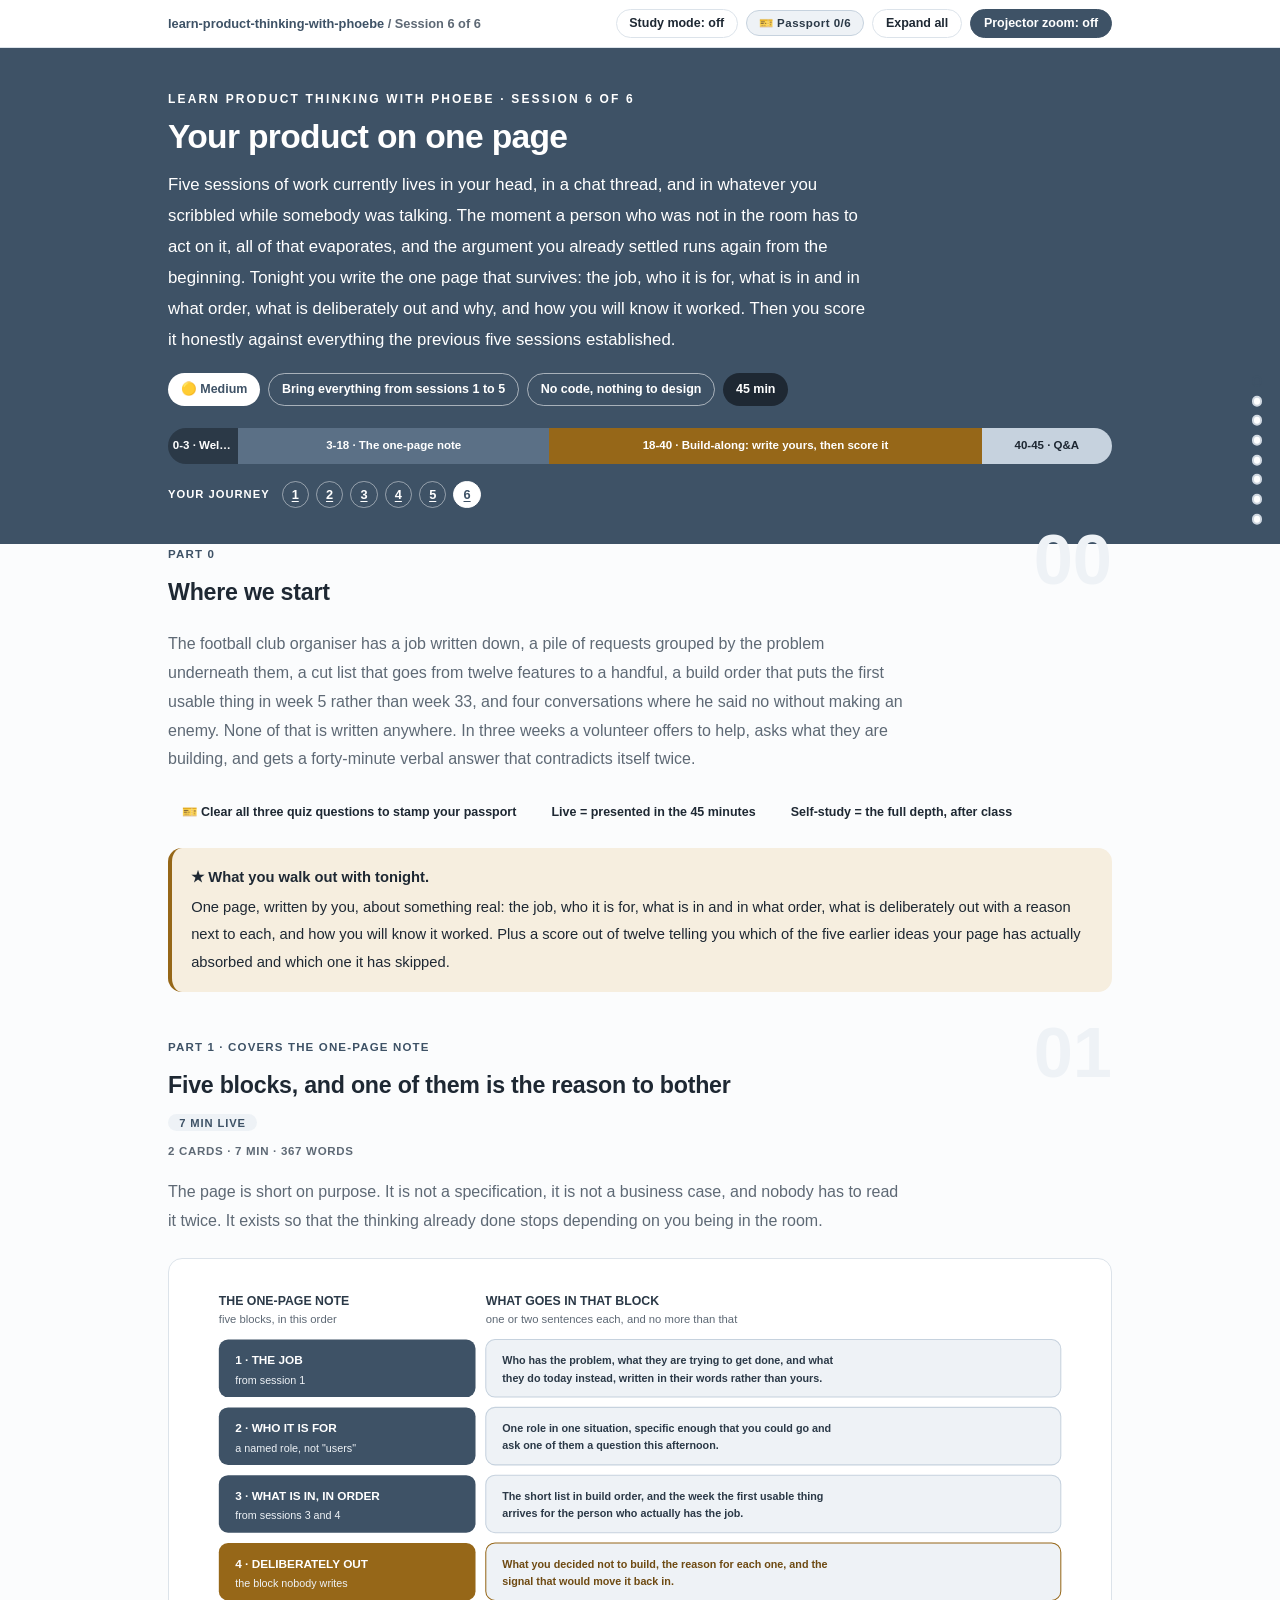
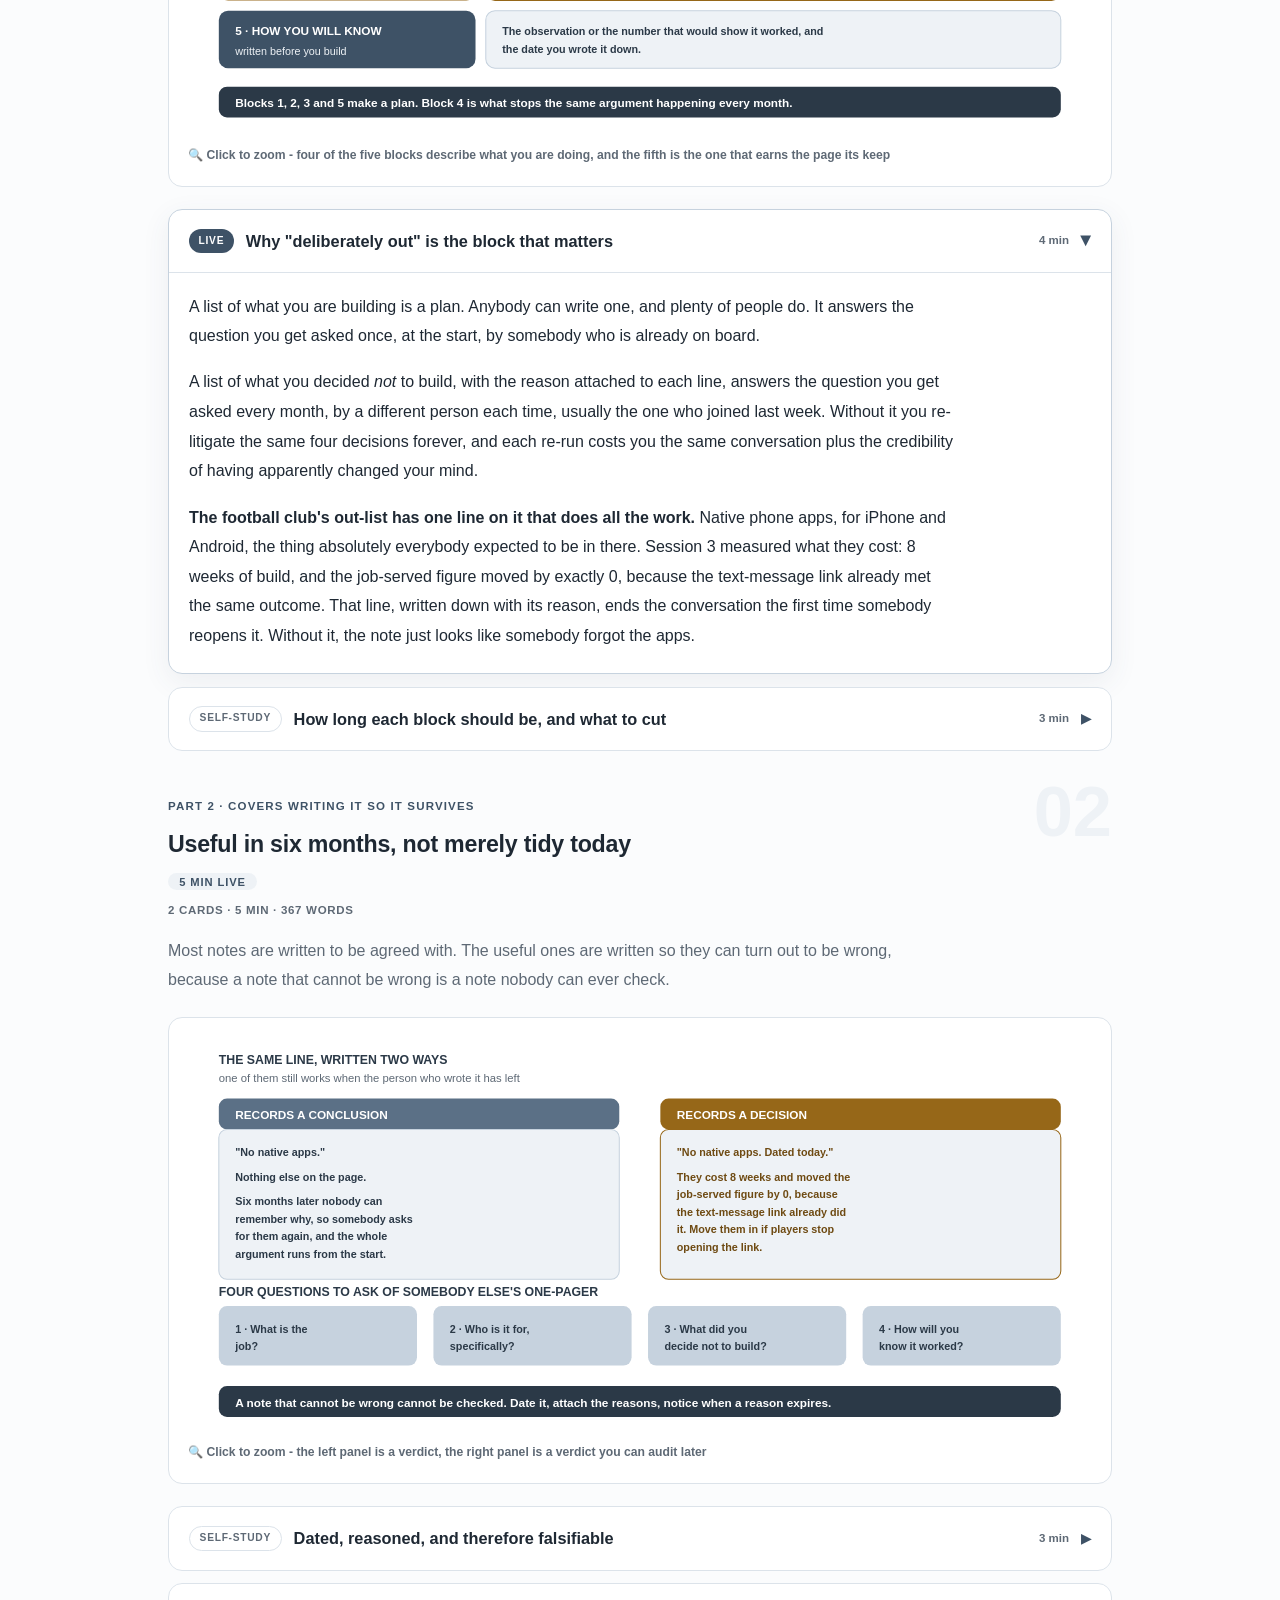
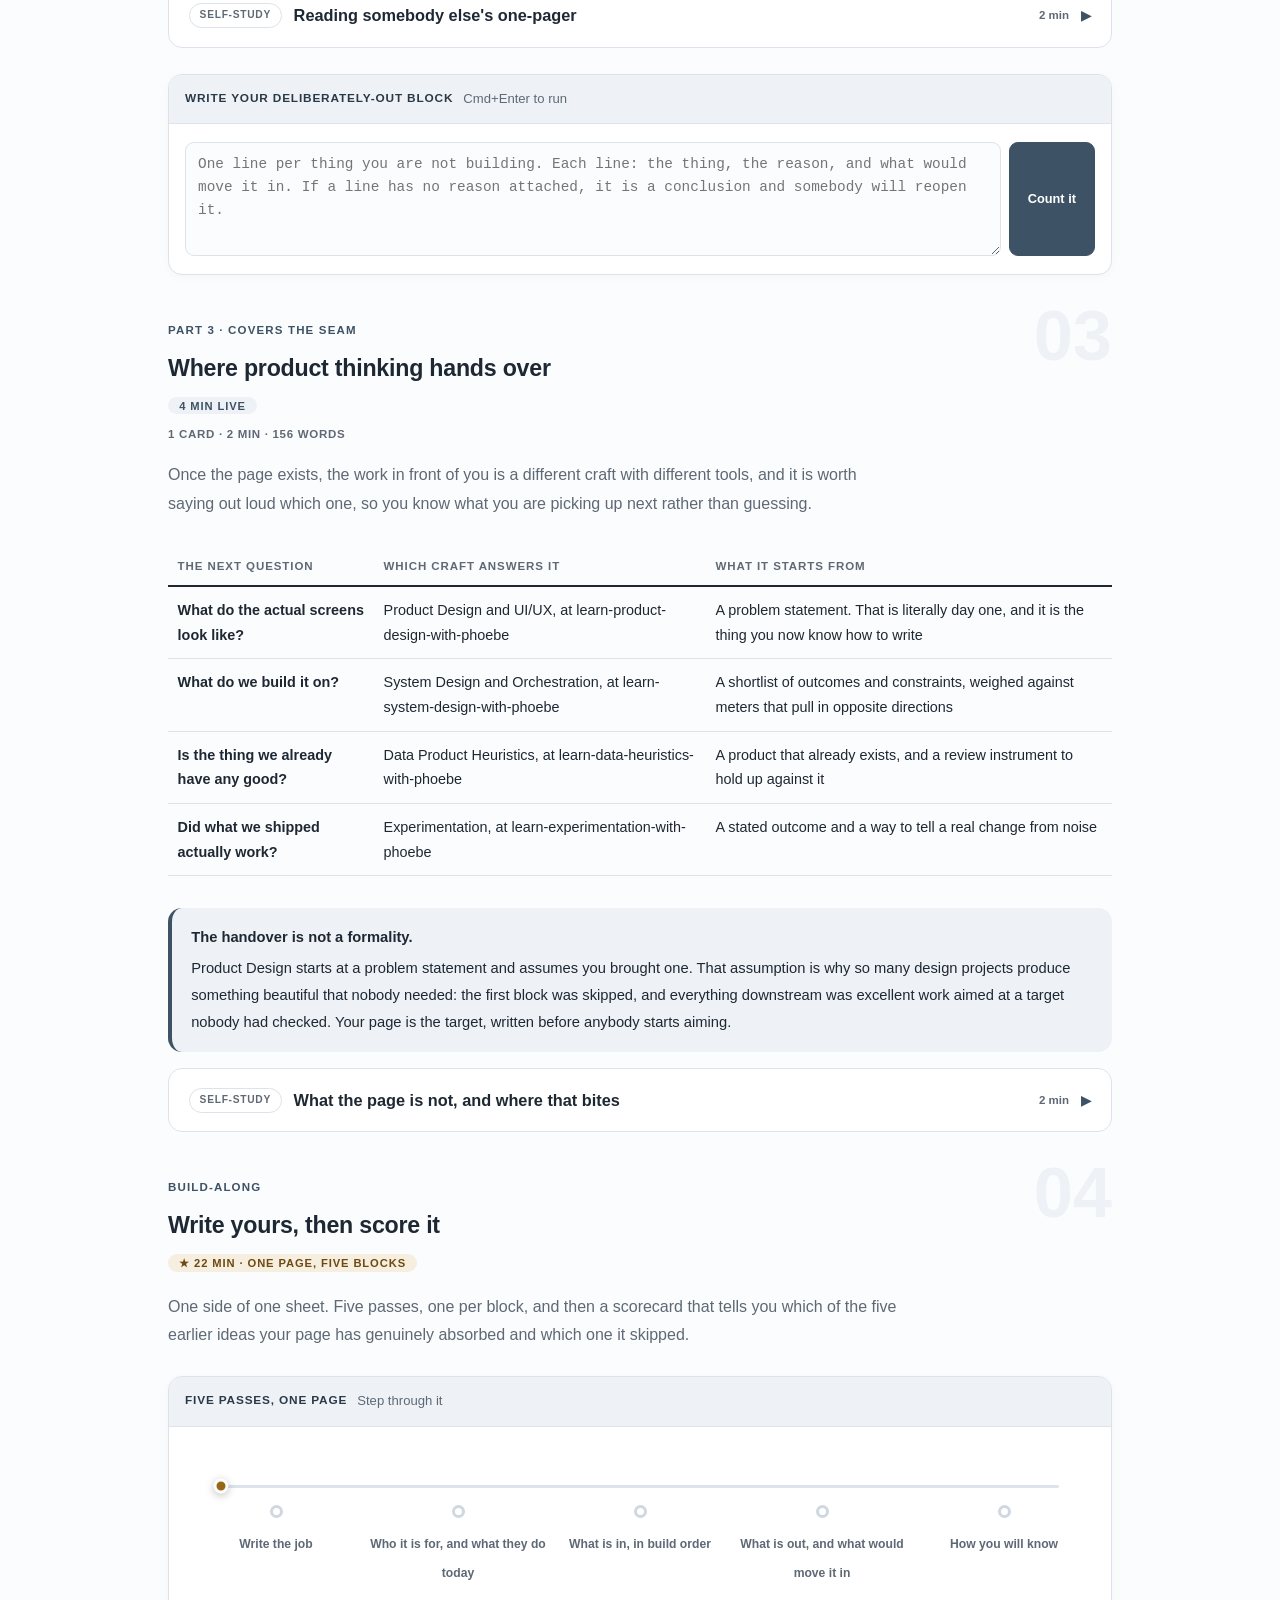
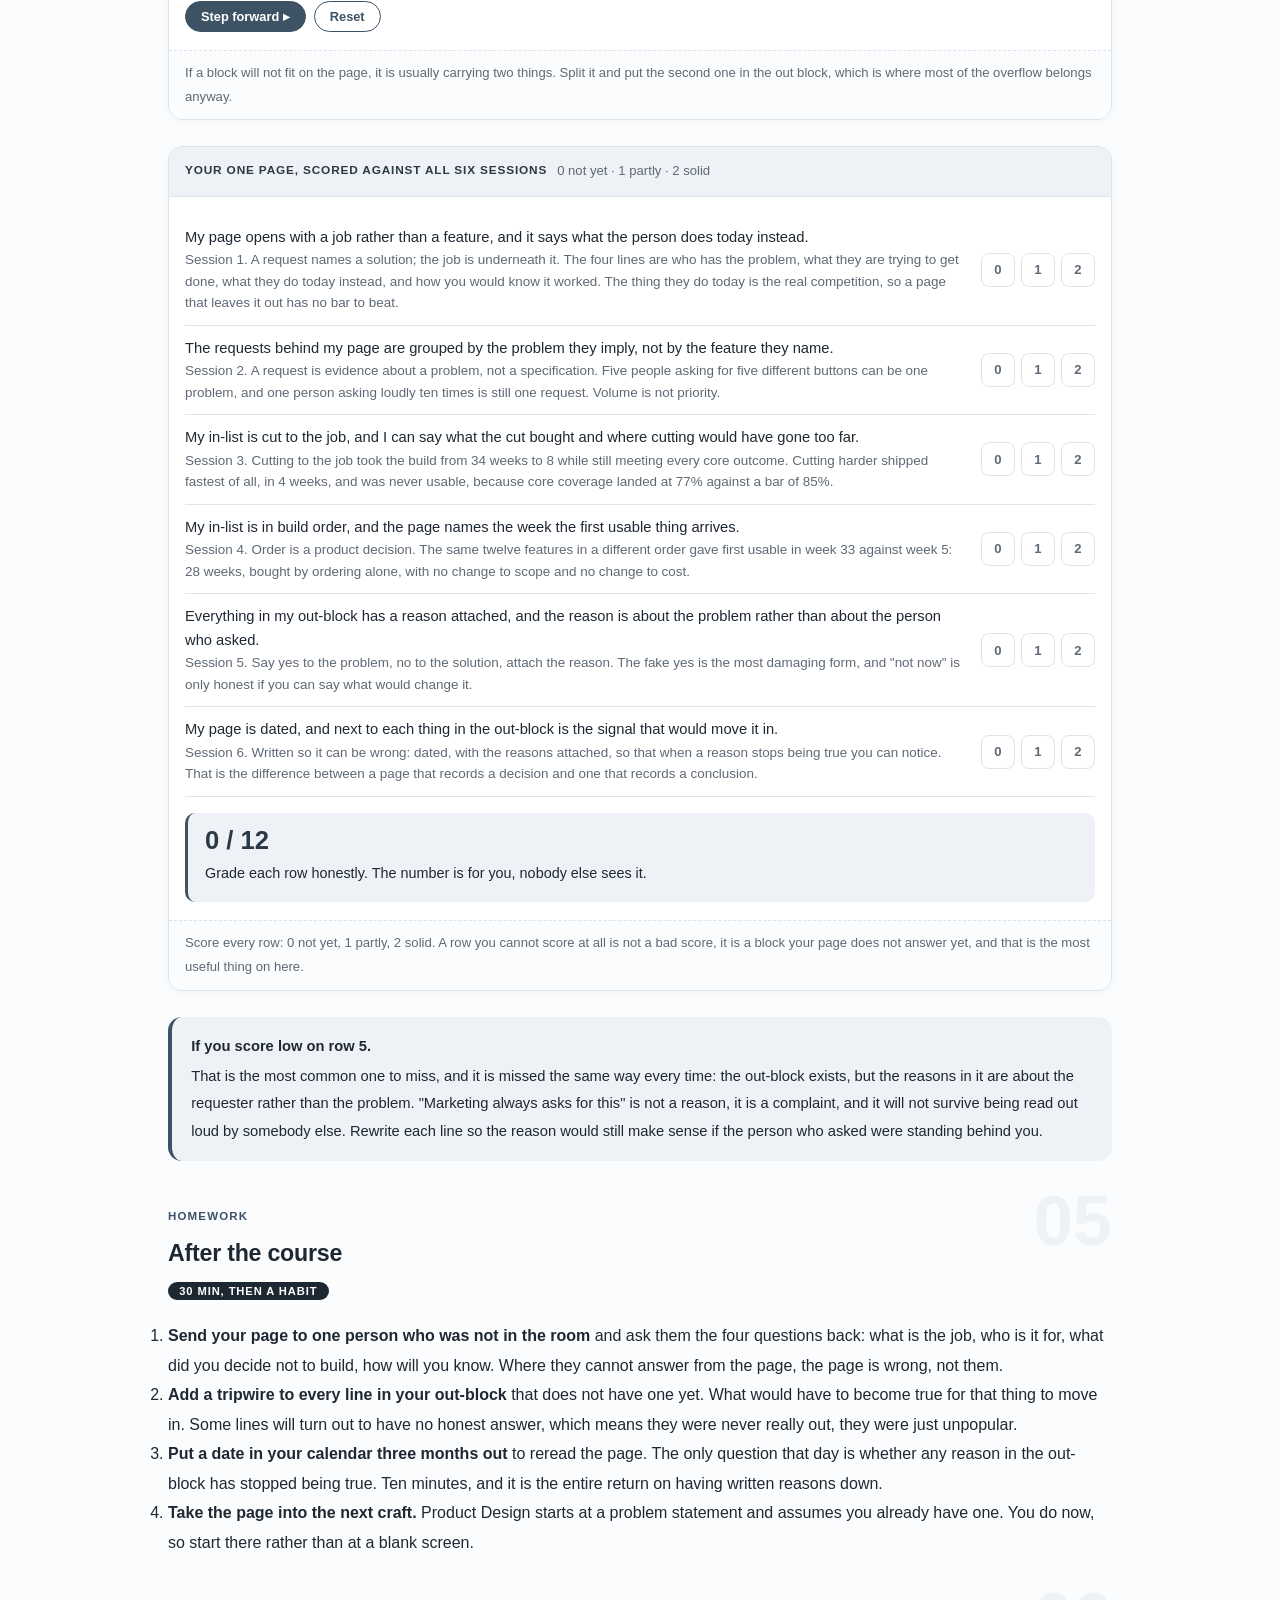
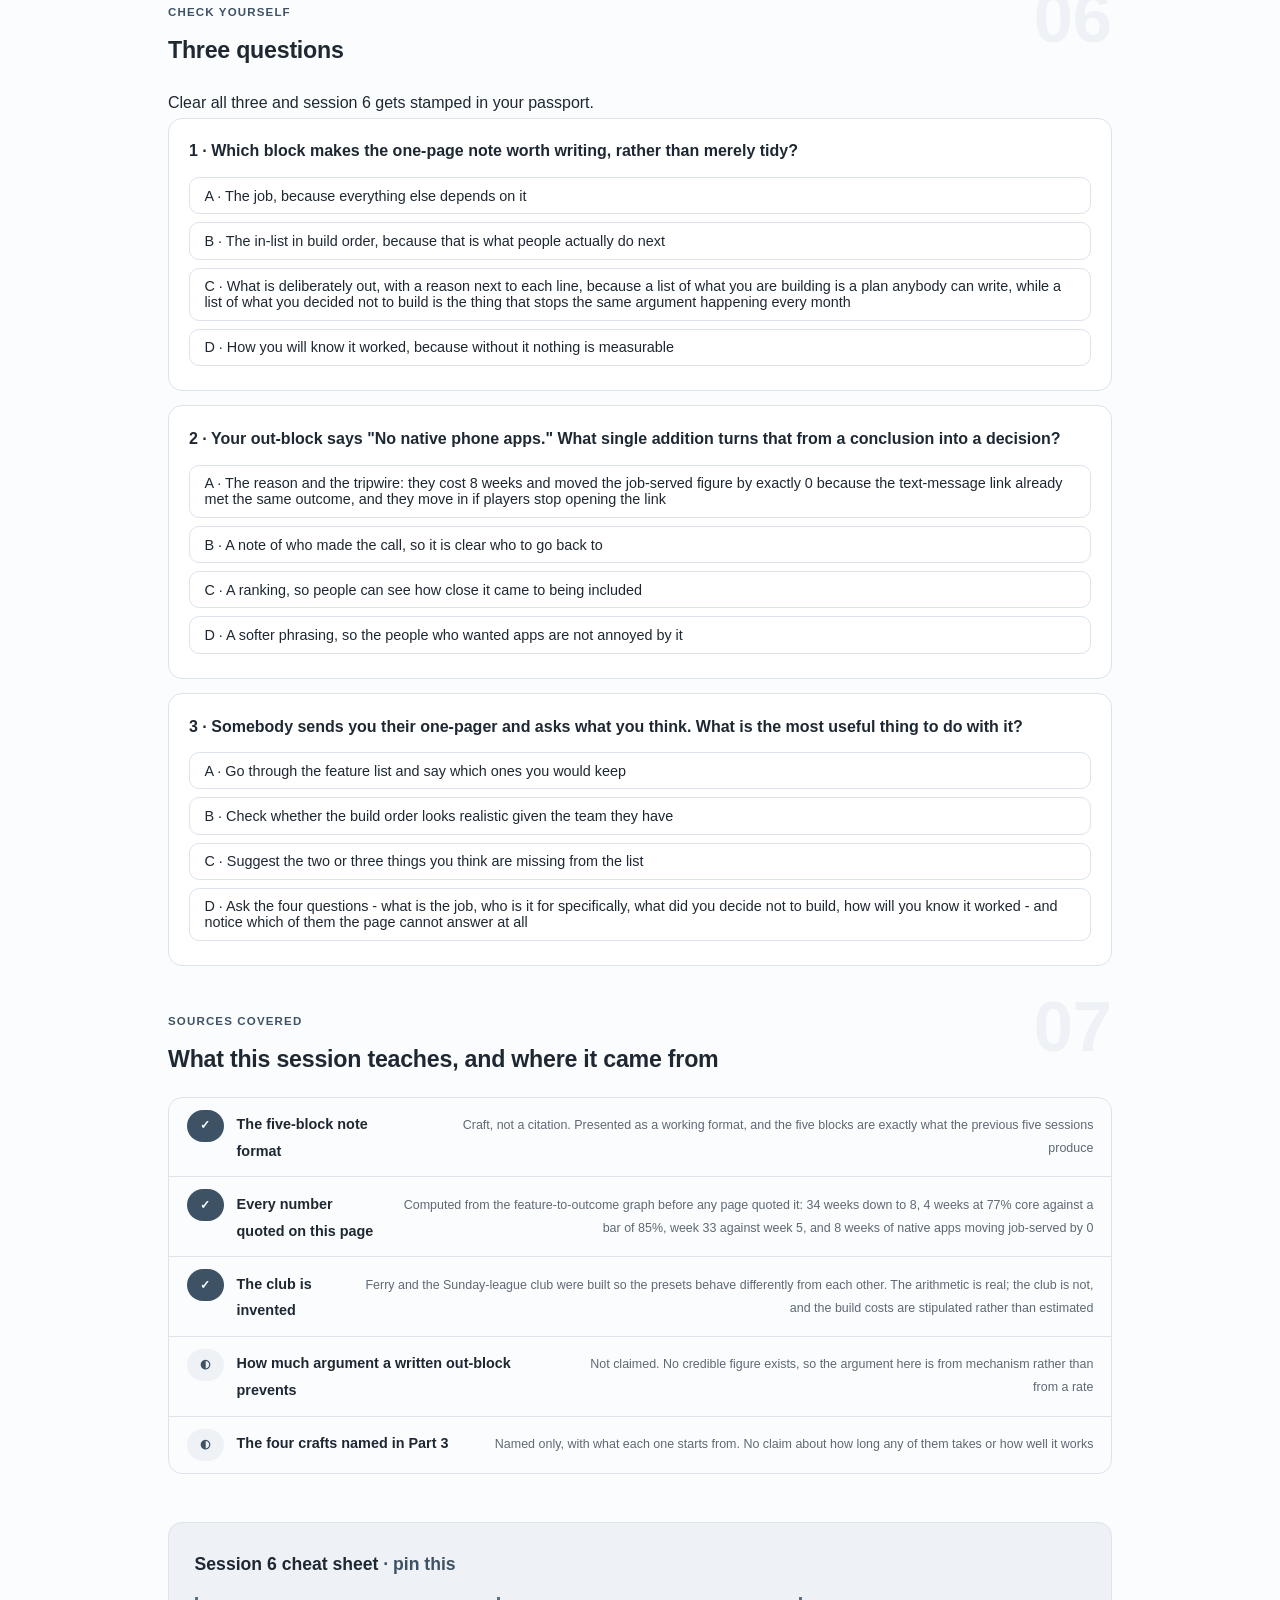
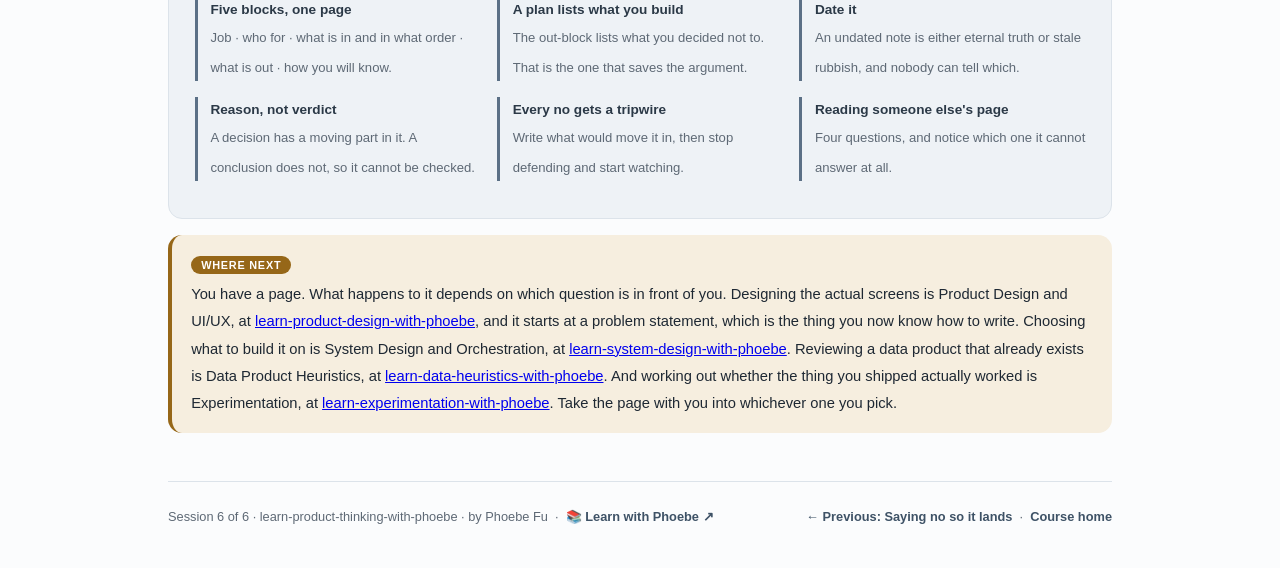
<file: courses/06-your-product-on-one-page.html>
<!DOCTYPE html>
<html lang="en">
<head>
<meta charset="UTF-8">
<meta name="viewport" content="width=device-width, initial-scale=1.0">
<!-- social:start -->
<meta name="description" content="Session 6 of 6. Everything from the first five sessions, on one page somebody who was not in the room can act on: the job, who it is for, what is in and in what order, what is deliberately out and why, and how you will know it worked.">
<meta property="og:type" content="article">
<meta property="og:site_name" content="Learn with Phoebe">
<meta property="og:title" content="Your product on one page - learn product thinking with phoebe">
<meta property="og:description" content="Session 6 of 6. A list of what you are building is a plan. A list of what you decided not to build, with reasons, is the thing that stops the same argument happening every month.">
<meta property="og:url" content="https://phoebefu6.github.io/learn-product-thinking-with-phoebe/courses/06-your-product-on-one-page.html">
<meta property="og:image" content="https://phoebefu6.github.io/learn-product-thinking-with-phoebe/assets/og-cover.png">
<meta property="og:image:width" content="1200">
<meta property="og:image:height" content="630">
<meta name="twitter:card" content="summary_large_image">
<meta name="twitter:title" content="Your product on one page - learn product thinking with phoebe">
<meta name="twitter:description" content="Session 6 of 6. The note that survives the room, and where product thinking hands over.">
<meta name="twitter:image" content="https://phoebefu6.github.io/learn-product-thinking-with-phoebe/assets/og-cover.png">
<!-- social:end -->
<title>Session 6 · Your product on one page - learn product thinking with phoebe</title>
<link rel="stylesheet" href="../assets/style.css?v=22">
</head>
<body>

<div class="toolbar">
  <div class="wrap">
    <span class="crumb"><a href="../index.html">learn-product-thinking-with-phoebe</a> / Session 6 of 6</span>
    <button class="btn" id="toggle-all" type="button">Expand all</button>
    <button class="btn primary" id="zoom-toggle" type="button">Projector zoom: off</button>
  </div>
</div>

<header class="masthead">
  <div class="wrap">
    <div class="eyebrow">Learn Product Thinking with Phoebe · Session 6 of 6</div>
    <h1>Your product <span class="accent">on one page</span></h1>
    <p class="sub">Five sessions of work currently lives in your head, in a chat thread, and in whatever you scribbled while somebody was talking. The moment a person who was not in the room has to act on it, all of that evaporates, and the argument you already settled runs again from the beginning. Tonight you write the one page that survives: the job, who it is for, what is in and in what order, what is deliberately out and why, and how you will know it worked. Then you score it honestly against everything the previous five sessions established.</p>
    <div class="chip-row">
      <span class="chip level">🟡 Medium</span>
      <span class="chip audience">Bring everything from sessions 1 to 5</span>
      <span class="chip audience">No code, nothing to design</span>
      <span class="chip time">45 min</span>
    </div>
    <div class="agenda">
      <span class="a1" style="flex:1">0-3 · Welcome</span>
      <span class="a2" style="flex:5">3-18 · The one-page note</span>
      <span class="a3" style="flex:7">18-40 · Build-along: write yours, then score it</span>
      <span class="a4" style="flex:2">40-45 · Q&amp;A</span>
    </div>
  </div>
</header>

<main class="wrap">

  <section class="section" id="intro">
    <div class="section-kicker">
      <span class="klabel">Part 0</span>
      <h2>Where we start</h2>
    </div>
    <p class="lede">The football club organiser has a job written down, a pile of requests grouped by the problem underneath them, a cut list that goes from twelve features to a handful, a build order that puts the first usable thing in week 5 rather than week 33, and four conversations where he said no without making an enemy. None of that is written anywhere. In three weeks a volunteer offers to help, asks what they are building, and gets a forty-minute verbal answer that contradicts itself twice.</p>

    <div class="legend">
      <span class="pill">🎫 Clear all three quiz questions to stamp your passport</span>
      <span class="pill">Live = presented in the 45 minutes</span>
      <span class="pill">Self-study = the full depth, after class</span>
    </div>

    <div class="callout win">
      <p><strong>★ What you walk out with tonight.</strong> One page, written by you, about something real: the job, who it is for, what is in and in what order, what is deliberately out with a reason next to each, and how you will know it worked. Plus a score out of twelve telling you which of the five earlier ideas your page has actually absorbed and which one it has skipped.</p>
    </div>
  </section>

  <section class="section" id="part-1">
    <div class="section-kicker">
      <span class="klabel">Part 1 · covers the one-page note</span>
      <h2>Five blocks, and one of them is the reason to bother</h2>
      <span class="tag concept">7 min live</span>
    </div>
    <p class="lede">The page is short on purpose. It is not a specification, it is not a business case, and nobody has to read it twice. It exists so that the thinking already done stops depending on you being in the room.</p>

    <figure class="zoomable">
      <svg viewBox="0 0 880 444" xmlns="http://www.w3.org/2000/svg" role="img" aria-label="The one-page note as five labelled blocks: the job, who it is for, what is in and in what order, what is deliberately out, and how you will know it worked">
        <style>
          .p6aH { font: 800 12px Inter, sans-serif; fill: #2B3947; }
          .p6aS { font: 400 11px Inter, sans-serif; fill: #5E6975; }
          .p6aT { font: 800 11.5px Inter, sans-serif; fill: #FFFFFF; }
          .p6aW { font: 400 10.5px Inter, sans-serif; fill: #EEF2F6; }
          .p6aD { font: 700 10.5px Inter, sans-serif; fill: #2B3947; }
          .p6aO { font: 700 10.5px Inter, sans-serif; fill: #6E4A12; }
        </style>

        <text class="p6aH" x="30" y="26">THE ONE-PAGE NOTE</text>
        <text class="p6aH" x="290" y="26">WHAT GOES IN THAT BLOCK</text>
        <text class="p6aS" x="30" y="44">five blocks, in this order</text>
        <text class="p6aS" x="290" y="44">one or two sentences each, and no more than that</text>

        <rect x="30" y="60" width="250" height="56" rx="9" fill="#3E5266"/>
        <text class="p6aT" x="46" y="84">1 · THE JOB</text>
        <text class="p6aW" x="46" y="103">from session 1</text>
        <rect x="290" y="60" width="560" height="56" rx="9" fill="#EEF2F6" stroke="#C6D2DE"/>
        <text class="p6aD" x="306" y="84">Who has the problem, what they are trying to get done, and what</text>
        <text class="p6aD" x="306" y="101">they do today instead, written in their words rather than yours.</text>

        <rect x="30" y="126" width="250" height="56" rx="9" fill="#3E5266"/>
        <text class="p6aT" x="46" y="150">2 · WHO IT IS FOR</text>
        <text class="p6aW" x="46" y="169">a named role, not "users"</text>
        <rect x="290" y="126" width="560" height="56" rx="9" fill="#EEF2F6" stroke="#C6D2DE"/>
        <text class="p6aD" x="306" y="150">One role in one situation, specific enough that you could go and</text>
        <text class="p6aD" x="306" y="167">ask one of them a question this afternoon.</text>

        <rect x="30" y="192" width="250" height="56" rx="9" fill="#3E5266"/>
        <text class="p6aT" x="46" y="216">3 · WHAT IS IN, IN ORDER</text>
        <text class="p6aW" x="46" y="235">from sessions 3 and 4</text>
        <rect x="290" y="192" width="560" height="56" rx="9" fill="#EEF2F6" stroke="#C6D2DE"/>
        <text class="p6aD" x="306" y="216">The short list in build order, and the week the first usable thing</text>
        <text class="p6aD" x="306" y="233">arrives for the person who actually has the job.</text>

        <rect x="30" y="258" width="250" height="56" rx="9" fill="#966718"/>
        <text class="p6aT" x="46" y="282">4 · DELIBERATELY OUT</text>
        <text class="p6aW" x="46" y="301">the block nobody writes</text>
        <rect x="290" y="258" width="560" height="56" rx="9" fill="#EEF2F6" stroke="#966718"/>
        <text class="p6aO" x="306" y="282">What you decided not to build, the reason for each one, and the</text>
        <text class="p6aO" x="306" y="299">signal that would move it back in.</text>

        <rect x="30" y="324" width="250" height="56" rx="9" fill="#3E5266"/>
        <text class="p6aT" x="46" y="348">5 · HOW YOU WILL KNOW</text>
        <text class="p6aW" x="46" y="367">written before you build</text>
        <rect x="290" y="324" width="560" height="56" rx="9" fill="#EEF2F6" stroke="#C6D2DE"/>
        <text class="p6aD" x="306" y="348">The observation or the number that would show it worked, and</text>
        <text class="p6aD" x="306" y="365">the date you wrote it down.</text>

        <rect x="30" y="398" width="820" height="30" rx="8" fill="#2B3947"/>
        <text class="p6aT" x="46" y="418">Blocks 1, 2, 3 and 5 make a plan. Block 4 is what stops the same argument happening every month.</text>
      </svg>
      <figcaption>🔍 Click to zoom - four of the five blocks describe what you are doing, and the fifth is the one that earns the page its keep</figcaption>
    </figure>

    <details class="card" open>
      <summary><span class="mode live">Live</span>Why "deliberately out" is the block that matters<span class="mini">4 min</span><span class="caret">▶</span></summary>
      <div class="body">
        <p>A list of what you are building is a plan. Anybody can write one, and plenty of people do. It answers the question you get asked once, at the start, by somebody who is already on board.</p>
        <p>A list of what you decided <em>not</em> to build, with the reason attached to each line, answers the question you get asked every month, by a different person each time, usually the one who joined last week. Without it you re-litigate the same four decisions forever, and each re-run costs you the same conversation plus the credibility of having apparently changed your mind.</p>
        <p><strong>The football club's out-list has one line on it that does all the work.</strong> Native phone apps, for iPhone and Android, the thing absolutely everybody expected to be in there. Session 3 measured what they cost: 8 weeks of build, and the job-served figure moved by exactly 0, because the text-message link already met the same outcome. That line, written down with its reason, ends the conversation the first time somebody reopens it. Without it, the note just looks like somebody forgot the apps.</p>
      </div>
    </details>

    <details class="card">
      <summary><span class="mode self">Self-study</span>How long each block should be, and what to cut<span class="mini">3 min</span><span class="caret">▶</span></summary>
      <div class="body">
        <p>One page means one page. The discipline is not aesthetic, it is that a two-page note gets skimmed and a five-page note gets filed, and a filed note does nothing at all. If a block will not fit, the usual reason is that it is carrying two things.</p>
        <p><strong>The job block is one sentence per line, four lines.</strong> If it needs a paragraph you have either not found the job yet or you are describing more than one.</p>
        <p><strong>The in-order block is a list, not prose.</strong> Feature, week it lands, and nothing else. Any justification you feel the need to add belongs in the out block next to the thing it is being chosen over.</p>
        <p><strong>The out block is allowed to be the longest.</strong> It is the only block that grows over time, because every no you say afterwards gets added to it. Two columns work well: the thing, and what would move it in.</p>
        <p>What to cut first: adjectives, background, and any sentence that begins with "as we all know". Anything that is true of every project is not information about yours.</p>
      </div>
    </details>
  </section>

  <section class="section" id="part-2">
    <div class="section-kicker">
      <span class="klabel">Part 2 · covers writing it so it survives</span>
      <h2>Useful in six months, not merely tidy today</h2>
      <span class="tag concept">5 min live</span>
    </div>
    <p class="lede">Most notes are written to be agreed with. The useful ones are written so they can turn out to be wrong, because a note that cannot be wrong is a note nobody can ever check.</p>

    <figure class="zoomable">
      <svg viewBox="0 0 880 384" xmlns="http://www.w3.org/2000/svg" role="img" aria-label="A conclusion records no native apps and nothing else, while a decision records the date, the reason and what would move it back in, followed by four questions to ask of somebody else's one-pager">
        <style>
          .p6bH { font: 800 12px Inter, sans-serif; fill: #2B3947; }
          .p6bS { font: 400 11px Inter, sans-serif; fill: #5E6975; }
          .p6bT { font: 800 11.5px Inter, sans-serif; fill: #FFFFFF; }
          .p6bD { font: 700 10.5px Inter, sans-serif; fill: #2B3947; }
          .p6bO { font: 700 10.5px Inter, sans-serif; fill: #6E4A12; }
        </style>

        <text class="p6bH" x="30" y="26">THE SAME LINE, WRITTEN TWO WAYS</text>
        <text class="p6bS" x="30" y="44">one of them still works when the person who wrote it has left</text>

        <rect x="30" y="60" width="390" height="30" rx="8" fill="#5B7086"/>
        <text class="p6bT" x="46" y="80">RECORDS A CONCLUSION</text>
        <rect x="30" y="90" width="390" height="146" rx="8" fill="#EEF2F6" stroke="#C6D2DE"/>
        <text class="p6bD" x="46" y="116">"No native apps."</text>
        <text class="p6bD" x="46" y="140">Nothing else on the page.</text>
        <text class="p6bD" x="46" y="164">Six months later nobody can</text>
        <text class="p6bD" x="46" y="181">remember why, so somebody asks</text>
        <text class="p6bD" x="46" y="198">for them again, and the whole</text>
        <text class="p6bD" x="46" y="215">argument runs from the start.</text>

        <rect x="460" y="60" width="390" height="30" rx="8" fill="#966718"/>
        <text class="p6bT" x="476" y="80">RECORDS A DECISION</text>
        <rect x="460" y="90" width="390" height="146" rx="8" fill="#EEF2F6" stroke="#966718"/>
        <text class="p6bO" x="476" y="116">"No native apps. Dated today."</text>
        <text class="p6bO" x="476" y="140">They cost 8 weeks and moved the</text>
        <text class="p6bO" x="476" y="157">job-served figure by 0, because</text>
        <text class="p6bO" x="476" y="174">the text-message link already did</text>
        <text class="p6bO" x="476" y="191">it. Move them in if players stop</text>
        <text class="p6bO" x="476" y="208">opening the link.</text>

        <text class="p6bH" x="30" y="252">FOUR QUESTIONS TO ASK OF SOMEBODY ELSE'S ONE-PAGER</text>

        <rect x="30" y="262" width="193" height="58" rx="8" fill="#C6D2DE"/>
        <text class="p6bD" x="46" y="288">1 · What is the</text>
        <text class="p6bD" x="46" y="305">job?</text>

        <rect x="239" y="262" width="193" height="58" rx="8" fill="#C6D2DE"/>
        <text class="p6bD" x="255" y="288">2 · Who is it for,</text>
        <text class="p6bD" x="255" y="305">specifically?</text>

        <rect x="448" y="262" width="193" height="58" rx="8" fill="#C6D2DE"/>
        <text class="p6bD" x="464" y="288">3 · What did you</text>
        <text class="p6bD" x="464" y="305">decide not to build?</text>

        <rect x="657" y="262" width="193" height="58" rx="8" fill="#C6D2DE"/>
        <text class="p6bD" x="673" y="288">4 · How will you</text>
        <text class="p6bD" x="673" y="305">know it worked?</text>

        <rect x="30" y="340" width="820" height="30" rx="8" fill="#2B3947"/>
        <text class="p6bT" x="46" y="360">A note that cannot be wrong cannot be checked. Date it, attach the reasons, notice when a reason expires.</text>
      </svg>
      <figcaption>🔍 Click to zoom - the left panel is a verdict, the right panel is a verdict you can audit later</figcaption>
    </figure>

    <details class="card">
      <summary><span class="mode self">Self-study</span>Dated, reasoned, and therefore falsifiable<span class="mini">3 min</span><span class="caret">▶</span></summary>
      <div class="body">
        <p>Three habits turn a tidy note into a useful one, and they are all about making it possible to find out later that you were wrong.</p>
        <p><strong>Put a date on it.</strong> Not for the filing. A dated note tells a reader how much the world has moved since, which is the single most important thing they need in order to decide whether to trust it. An undated note is either eternal truth or stale rubbish, and the reader cannot tell which.</p>
        <p><strong>Attach the reason, not just the outcome.</strong> "No native apps" is a conclusion. "No native apps, because the text-message link already meets the same outcome and the apps cost 8 weeks for 0 movement" is a decision. The difference is that the second one has a moving part in it, and moving parts can be watched.</p>
        <p><strong>Next to anything in the out block, write what would move it in.</strong> This is the habit that pays for the whole page. It converts every no into a tripwire. When somebody argues for the thing, you are not defending a position, you are asking whether the tripwire has been hit. And when it genuinely has been hit, you change your mind on the record, which costs you nothing and buys you a great deal.</p>
      </div>
    </details>

    <details class="card">
      <summary><span class="mode self">Self-study</span>Reading somebody else's one-pager<span class="mini">2 min</span><span class="caret">▶</span></summary>
      <div class="body">
        <p>The same skill pointed the other way, and you will use it more often than you use the writing half. Somebody sends you a page and wants a reaction. Resist the urge to react to the feature list, which is what the page is inviting you to do.</p>
        <p>Ask the four questions instead. <strong>What is the job.</strong> <strong>Who is it for, specifically.</strong> <strong>What did you decide not to build.</strong> <strong>How will you know it worked.</strong> The third question is the one that changes the conversation, because a page with no out block has almost always skipped the thinking rather than done it and left it off.</p>
        <p>You are not looking for the answers to be right. You are looking for whether the page can answer at all. A page that answers all four badly is a much better starting point than a page that answers two of them beautifully and cannot see the other two.</p>
      </div>
    </details>

    <div class="tryrow" data-fn="wordcount" data-multiline="1" data-title="Write your deliberately-out block" data-hint="One line per thing you are not building. Each line: the thing, the reason, and what would move it in. If a line has no reason attached, it is a conclusion and somebody will reopen it." data-seed="" data-cta="Count it"></div>
  </section>

  <section class="section" id="part-3">
    <div class="section-kicker">
      <span class="klabel">Part 3 · covers the seam</span>
      <h2>Where product thinking hands over</h2>
      <span class="tag concept">4 min live</span>
    </div>
    <p class="lede">Once the page exists, the work in front of you is a different craft with different tools, and it is worth saying out loud which one, so you know what you are picking up next rather than guessing.</p>

    <table class="clean">
      <tr><th>The next question</th><th>Which craft answers it</th><th>What it starts from</th></tr>
      <tr><td><strong>What do the actual screens look like?</strong></td><td>Product Design and UI/UX, at <span class="mono">learn-product-design-with-phoebe</span></td><td>A problem statement. That is literally day one, and it is the thing you now know how to write</td></tr>
      <tr><td><strong>What do we build it on?</strong></td><td>System Design and Orchestration, at <span class="mono">learn-system-design-with-phoebe</span></td><td>A shortlist of outcomes and constraints, weighed against meters that pull in opposite directions</td></tr>
      <tr><td><strong>Is the thing we already have any good?</strong></td><td>Data Product Heuristics, at <span class="mono">learn-data-heuristics-with-phoebe</span></td><td>A product that already exists, and a review instrument to hold up against it</td></tr>
      <tr><td><strong>Did what we shipped actually work?</strong></td><td>Experimentation, at <span class="mono">learn-experimentation-with-phoebe</span></td><td>A stated outcome and a way to tell a real change from noise</td></tr>
    </table>

    <div class="callout tip">
      <p><strong>The handover is not a formality.</strong> Product Design starts at a problem statement and assumes you brought one. That assumption is why so many design projects produce something beautiful that nobody needed: the first block was skipped, and everything downstream was excellent work aimed at a target nobody had checked. Your page is the target, written before anybody starts aiming.</p>
    </div>

    <details class="card">
      <summary><span class="mode self">Self-study</span>What the page is not, and where that bites<span class="mini">2 min</span><span class="caret">▶</span></summary>
      <div class="body">
        <p><strong>It is not an estimate.</strong> The weeks on the football club's list were stipulated so the arithmetic could be demonstrated. Producing honest build estimates is a genuine craft and nothing in the previous five sessions taught it. If your in-order block carries week numbers, mark where they came from, because a stipulated number and a costed one look identical on the page and behave completely differently in a meeting.</p>
        <p><strong>It is not a contract.</strong> The out block exists to be revisited when a tripwire fires, not to be held over somebody's head. A page used as a stick stops getting written honestly within about a month.</p>
        <p><strong>It is not evidence.</strong> Everything on it is your current best reading, and the date is there precisely to say so. The bench numbers you saw were computed on invented data to show a mechanism. How often that mechanism bites real projects is a separate question that nothing here answers.</p>
      </div>
    </details>
  </section>

  <section class="section" id="demo-1">
    <div class="section-kicker">
      <span class="klabel">Build-along</span>
      <h2>Write yours, then score it</h2>
      <span class="tag demo">★ 22 min · one page, five blocks</span>
    </div>
    <p class="lede">One side of one sheet. Five passes, one per block, and then a scorecard that tells you which of the five earlier ideas your page has genuinely absorbed and which one it skipped.</p>

    <div class="tick" data-stages="Write the job|Who it is for, and what they do today|What is in, in build order|What is out, and what would move it in|How you will know" data-title="Five passes, one page" data-foot="If a block will not fit on the page, it is usually carrying two things. Split it and put the second one in the out block, which is where most of the overflow belongs anyway.">
      <p class="tick-note" data-stage="0"><b>Write the job.</b> One sentence: what somebody is trying to get done, in their words, with the deadline or the condition attached. If you cannot write it without naming the thing they asked you to build, you still have a request rather than a job.</p>
      <p class="tick-note" data-stage="1"><b>Write who it is for, and what they do today instead.</b> A named role in a named situation, and the workaround they are currently using. The workaround line is the bar you have to beat, so it belongs on the page rather than in your memory.</p>
      <p class="tick-note" data-stage="2"><b>Write what is in, in build order.</b> Not the full list, the cut list. Then reorder it so the earliest thing on it is the earliest thing that is usable by the person who has the job, and write down which week that is.</p>
      <p class="tick-note" data-stage="3"><b>Write what is deliberately out, and what would move each thing in.</b> Every feature you cut, every request you declined, one line each: the thing, the reason, the signal that would change the answer. Start with the one everybody expects to be in there.</p>
      <p class="tick-note" data-stage="4"><b>Write how you will know, and put the date on the page.</b> The observation or number that would show it worked, written now rather than after the fact. Then score the card below, row by row, and be honest about the rows you cannot answer.</p>
    </div>

    <div class="scorecard" data-title="Your one page, scored against all six sessions" data-foot="Score every row: 0 not yet, 1 partly, 2 solid. A row you cannot score at all is not a bad score, it is a block your page does not answer yet, and that is the most useful thing on here.">
      <div class="sc-row"><div class="sc-q">My page opens with a job rather than a feature, and it says what the person does today instead. <em>Session 1. A request names a solution; the job is underneath it. The four lines are who has the problem, what they are trying to get done, what they do today instead, and how you would know it worked. The thing they do today is the real competition, so a page that leaves it out has no bar to beat.</em></div></div>
      <div class="sc-row"><div class="sc-q">The requests behind my page are grouped by the problem they imply, not by the feature they name. <em>Session 2. A request is evidence about a problem, not a specification. Five people asking for five different buttons can be one problem, and one person asking loudly ten times is still one request. Volume is not priority.</em></div></div>
      <div class="sc-row"><div class="sc-q">My in-list is cut to the job, and I can say what the cut bought and where cutting would have gone too far. <em>Session 3. Cutting to the job took the build from 34 weeks to 8 while still meeting every core outcome. Cutting harder shipped fastest of all, in 4 weeks, and was never usable, because core coverage landed at 77% against a bar of 85%.</em></div></div>
      <div class="sc-row"><div class="sc-q">My in-list is in build order, and the page names the week the first usable thing arrives. <em>Session 4. Order is a product decision. The same twelve features in a different order gave first usable in week 33 against week 5: 28 weeks, bought by ordering alone, with no change to scope and no change to cost.</em></div></div>
      <div class="sc-row"><div class="sc-q">Everything in my out-block has a reason attached, and the reason is about the problem rather than about the person who asked. <em>Session 5. Say yes to the problem, no to the solution, attach the reason. The fake yes is the most damaging form, and "not now" is only honest if you can say what would change it.</em></div></div>
      <div class="sc-row"><div class="sc-q">My page is dated, and next to each thing in the out-block is the signal that would move it in. <em>Session 6. Written so it can be wrong: dated, with the reasons attached, so that when a reason stops being true you can notice. That is the difference between a page that records a decision and one that records a conclusion.</em></div></div>
    </div>

    <div class="callout tip">
      <p><strong>If you score low on row 5.</strong> That is the most common one to miss, and it is missed the same way every time: the out-block exists, but the reasons in it are about the requester rather than the problem. "Marketing always asks for this" is not a reason, it is a complaint, and it will not survive being read out loud by somebody else. Rewrite each line so the reason would still make sense if the person who asked were standing behind you.</p>
    </div>
  </section>

  <section class="section" id="exercise">
    <div class="section-kicker">
      <span class="klabel">Homework</span>
      <h2>After the course</h2>
      <span class="tag exercise">30 min, then a habit</span>
    </div>
    <ol>
      <li><strong>Send your page to one person who was not in the room</strong> and ask them the four questions back: what is the job, who is it for, what did you decide not to build, how will you know. Where they cannot answer from the page, the page is wrong, not them.</li>
      <li><strong>Add a tripwire to every line in your out-block</strong> that does not have one yet. What would have to become true for that thing to move in. Some lines will turn out to have no honest answer, which means they were never really out, they were just unpopular.</li>
      <li><strong>Put a date in your calendar three months out</strong> to reread the page. The only question that day is whether any reason in the out-block has stopped being true. Ten minutes, and it is the entire return on having written reasons down.</li>
      <li><strong>Take the page into the next craft.</strong> Product Design starts at a problem statement and assumes you already have one. You do now, so start there rather than at a blank screen.</li>
    </ol>
  </section>

  <section class="section" id="quiz">
    <div class="section-kicker">
      <span class="klabel">Check yourself</span>
      <h2>Three questions</h2>
    </div>
    <p>Clear all three and session 6 gets stamped in your passport.</p>

    <div class="quiz-q" data-answer="2">
      <p class="qtext">1 · Which block makes the one-page note worth writing, rather than merely tidy?</p>
      <button class="qopt" type="button">A · The job, because everything else depends on it</button>
      <button class="qopt" type="button">B · The in-list in build order, because that is what people actually do next</button>
      <button class="qopt" type="button">C · What is deliberately out, with a reason next to each line, because a list of what you are building is a plan anybody can write, while a list of what you decided not to build is the thing that stops the same argument happening every month</button>
      <button class="qopt" type="button">D · How you will know it worked, because without it nothing is measurable</button>
      <p class="qwhy">All four blocks earn their place, and the job block is genuinely the foundation. But the first, second and fifth blocks answer a question you get asked once. The out-block answers the one you get asked every month by a different person, and it is the block almost nobody writes.</p>
    </div>

    <div class="quiz-q" data-answer="0">
      <p class="qtext">2 · Your out-block says "No native phone apps." What single addition turns that from a conclusion into a decision?</p>
      <button class="qopt" type="button">A · The reason and the tripwire: they cost 8 weeks and moved the job-served figure by exactly 0 because the text-message link already met the same outcome, and they move in if players stop opening the link</button>
      <button class="qopt" type="button">B · A note of who made the call, so it is clear who to go back to</button>
      <button class="qopt" type="button">C · A ranking, so people can see how close it came to being included</button>
      <button class="qopt" type="button">D · A softer phrasing, so the people who wanted apps are not annoyed by it</button>
      <p class="qwhy">A conclusion has no moving parts, so it cannot be checked and cannot be argued with except by reopening the whole thing. Attaching the reason and the signal that would change it means the line can be audited later, and when the tripwire genuinely fires you change your mind on the record.</p>
    </div>

    <div class="quiz-q" data-answer="3">
      <p class="qtext">3 · Somebody sends you their one-pager and asks what you think. What is the most useful thing to do with it?</p>
      <button class="qopt" type="button">A · Go through the feature list and say which ones you would keep</button>
      <button class="qopt" type="button">B · Check whether the build order looks realistic given the team they have</button>
      <button class="qopt" type="button">C · Suggest the two or three things you think are missing from the list</button>
      <button class="qopt" type="button">D · Ask the four questions - what is the job, who is it for specifically, what did you decide not to build, how will you know it worked - and notice which of them the page cannot answer at all</button>
      <p class="qwhy">The page is inviting you to react to the feature list, which is the least useful thing on it. A page that answers all four questions badly is a better starting point than one that answers two of them beautifully and cannot see the other two, and the third question is usually the one that changes the conversation.</p>
    </div>

    <p class="quiz-score"></p>
  </section>

  <section class="section" id="official">
    <div class="section-kicker">
      <span class="klabel">Sources covered</span>
      <h2>What this session teaches, and where it came from</h2>
    </div>
    <div class="covered">
      <div class="covered-row"><span class="status pill solid">✓</span><span class="name">The five-block note format</span><span class="note">Craft, not a citation. Presented as a working format, and the five blocks are exactly what the previous five sessions produce</span></div>
      <div class="covered-row"><span class="status pill solid">✓</span><span class="name">Every number quoted on this page</span><span class="note">Computed from the feature-to-outcome graph before any page quoted it: 34 weeks down to 8, 4 weeks at 77% core against a bar of 85%, week 33 against week 5, and 8 weeks of native apps moving job-served by 0</span></div>
      <div class="covered-row"><span class="status pill solid">✓</span><span class="name">The club is invented</span><span class="note">Ferry and the Sunday-league club were built so the presets behave differently from each other. The arithmetic is real; the club is not, and the build costs are stipulated rather than estimated</span></div>
      <div class="covered-row"><span class="status pill light">◐</span><span class="name">How much argument a written out-block prevents</span><span class="note">Not claimed. No credible figure exists, so the argument here is from mechanism rather than from a rate</span></div>
      <div class="covered-row"><span class="status pill light">◐</span><span class="name">The four crafts named in Part 3</span><span class="note">Named only, with what each one starts from. No claim about how long any of them takes or how well it works</span></div>
    </div>
  </section>

  <section class="cheat" id="cheatsheet">
    <h3>Session 6 cheat sheet <span>· pin this</span></h3>
    <div class="grid-2">
      <div class="cheat-item"><b>Five blocks, one page</b><span>Job · who for · what is in and in what order · what is out · how you will know.</span></div>
      <div class="cheat-item"><b>A plan lists what you build</b><span>The out-block lists what you decided not to. That is the one that saves the argument.</span></div>
      <div class="cheat-item"><b>Date it</b><span>An undated note is either eternal truth or stale rubbish, and nobody can tell which.</span></div>
      <div class="cheat-item"><b>Reason, not verdict</b><span>A decision has a moving part in it. A conclusion does not, so it cannot be checked.</span></div>
      <div class="cheat-item"><b>Every no gets a tripwire</b><span>Write what would move it in, then stop defending and start watching.</span></div>
      <div class="cheat-item"><b>Reading someone else's page</b><span>Four questions, and notice which one it cannot answer at all.</span></div>
    </div>
  </section>

  <div class="callout next">
    <span class="nx-pill">Where next</span>
    <p>You have a page. What happens to it depends on which question is in front of you. Designing the actual screens is Product Design and UI/UX, at <a href="https://phoebefu6.github.io/learn-product-design-with-phoebe/">learn-product-design-with-phoebe</a>, and it starts at a problem statement, which is the thing you now know how to write. Choosing what to build it on is System Design and Orchestration, at <a href="https://phoebefu6.github.io/learn-system-design-with-phoebe/">learn-system-design-with-phoebe</a>. Reviewing a data product that already exists is Data Product Heuristics, at <a href="https://phoebefu6.github.io/learn-data-heuristics-with-phoebe/">learn-data-heuristics-with-phoebe</a>. And working out whether the thing you shipped actually worked is Experimentation, at <a href="https://phoebefu6.github.io/learn-experimentation-with-phoebe/">learn-experimentation-with-phoebe</a>. Take the page with you into whichever one you pick.</p>
  </div>

  <footer class="pagefoot">
    <span>Session 6 of 6 · learn-product-thinking-with-phoebe · by Phoebe Fu &nbsp;·&nbsp; 📚 <a href="https://phoebefu6.github.io/learn-with-phoebe/">Learn with Phoebe ↗</a></span>
    <span><a href="05-saying-no-so-it-lands.html">← Previous: Saying no so it lands</a> &nbsp;·&nbsp; <a href="../index.html">Course home</a></span>
  </footer>

</main>

<script src="../assets/app.js?v=20"></script>
</body>
</html>
</file>
<file: assets/style.css>
/* learn-data-thinking-with-phoebe - editorial bold design system
   Accent: spruce #3E5266 · Ink deep spruce #2B3947 · Flagship: burnt orange #966718
   (CSS var names still read --indigo/--amber; they hold spruce and burnt orange.)
   NOTE: this is the PAGE chrome. The bench palette inside map-live.js is separate. */

:root {
  --indigo: #3E5266;
  --indigo-deep: #2B3947;
  --indigo-mid: #5B7086;
  --indigo-soft: #C6D2DE;
  --indigo-50: #EEF2F6;
  --ink: #1E2833;
  --muted: #5E6975;
  --faint: #CFD7E0;
  --hairline: #DCE3EA;
  --clay: #966718;
  --clay-ink: #6E4A12;
  --amber: #966718;
  --amber-ink: #6E4A12;
  --amber-50: #F6EEDF;
  --paper: #FBFCFD;
  --code-bg: #EEF2F6;
  --code-ink: #1E2833;
  --scrim-rgb: 30,40,51;
  --shadow-rgb: 62,82,102;
  --radius: 14px;
}

* { margin: 0; padding: 0; box-sizing: border-box; }

html { font-size: 16px; scroll-behavior: smooth; }
html.zoom-125 { font-size: 20px; }
html.zoom-150 { font-size: 24px; }

body {
  font-family: "Inter", -apple-system, BlinkMacSystemFont, "Segoe UI", Roboto, sans-serif;
  background: var(--paper);
  color: var(--ink);
  line-height: 1.85;
  font-feature-settings: "tnum";
}

.wrap { max-width: 62rem; margin: 0 auto; padding: 0 1.5rem; }

/* ---------- header band ---------- */
.masthead {
  background: var(--indigo);
  color: #fff;
  padding: 2.5rem 0 2.25rem;
}
.masthead .eyebrow {
  font-size: .75rem;
  letter-spacing: .18em;
  text-transform: uppercase;
  opacity: 1;
  font-weight: 600;
}
.masthead h1 {
  font-size: 2.1rem;
  line-height: 1.15;
  font-weight: 800;
  margin: .5rem 0 .75rem;
  letter-spacing: -.02em;
}
.masthead h1 .accent { color: inherit; }
.masthead .sub { font-size: 1.05rem; opacity: 1; max-width: 44rem; }

.chip-row { display: flex; flex-wrap: wrap; gap: .5rem; margin-top: 1.1rem; }
.chip {
  display: inline-flex;
  align-items: center;
  gap: .35rem;
  border-radius: 999px;
  padding: .25rem .8rem;
  font-size: .78rem;
  font-weight: 600;
  white-space: nowrap;
}
.chip.level { background: #fff; color: var(--indigo); }
.chip.audience { background: rgba(255,255,255,.08); color: #fff; border: 1px solid rgba(255,255,255,.35); }
.chip.time { background: var(--ink); color: #fff; font-variant-numeric: tabular-nums; }


/* ---------- agenda band ----------
   Recovered 2026-09-02. These six repos were scaffolded from a stylesheet that had
   lost this block, so .agenda rendered as run-on inline text ~700px tall inside the
   masthead. 87 of 93 repos carry it; these were the exception, and they were also the
   six the estate sweep could not see. See course-builder/references/field-notes.md.

   .a3 does NOT reuse the donor's `color: var(--amber-ink)`: that pair falls below
   4.5:1 against --amber in all six palettes, which is the same failure the sweep
   flags on the wellbeing courses. The literal below is the darkest tone of this
   repo's own amber-ink that clears 4.5:1, so the band stays bright. Recompute it if
   --amber changes. */
.agenda {
  display: flex;
  border-radius: 999px;
  overflow: hidden;
  margin: 1.4rem 0 0;
  font-size: .72rem;
  font-weight: 600;
  text-align: center;
  color: #fff;
}
.agenda span { padding: .45rem .3rem; white-space: nowrap; overflow: hidden; text-overflow: ellipsis; }
.agenda .a1 { background: var(--indigo-deep); }
.agenda .a2 { background: var(--indigo-mid); }
.agenda .a3 { background: var(--amber); color: #FFFFFF; }
.agenda .a4 { background: var(--indigo-soft); color: var(--ink); }

/* ---------- toolbar ---------- */
.toolbar {
  position: sticky;
  top: 0;
  z-index: 40;
  background: rgba(255,255,255,.94);
  backdrop-filter: blur(6px);
  border-bottom: 1px solid var(--hairline);
  padding: .55rem 0;
}
.toolbar .wrap { display: flex; align-items: center; gap: .5rem; flex-wrap: nowrap; }
.toolbar .crumb { font-size: .8rem; color: var(--muted); font-weight: 600; margin-right: auto; min-width: 0; white-space: nowrap; overflow: hidden; text-overflow: ellipsis; }
.toolbar .btn { white-space: nowrap; flex: none; padding: .38rem .8rem; font-size: .78rem; line-height: 1.2; }
.toolbar .crumb a { color: var(--indigo); text-decoration: none; }
.btn {
  border: 1px solid var(--hairline);
  background: #fff;
  color: var(--ink);
  border-radius: 999px;
  padding: .35rem .9rem;
  font-size: .78rem;
  font-weight: 600;
  cursor: pointer;
  font-family: inherit;
  transition: all .15s ease;
}
.btn:hover { border-color: var(--indigo); color: var(--indigo); }
.btn.primary { background: var(--indigo); border-color: var(--indigo); color: #fff; }
.btn.primary:hover { background: var(--indigo-deep); }

/* ---------- sections ---------- */
main { padding: 2.5rem 0 4rem; }

.section { margin-bottom: 2.8rem; }
.section-kicker { margin-bottom: 1rem; }
.section-kicker .klabel {
  display: block;
  font-size: .72rem;
  text-transform: uppercase;
  letter-spacing: .1em;
  color: var(--indigo);
  font-weight: 700;
  margin-bottom: .35rem;
}
.section-kicker h2 {
  font-size: 1.45rem;
  font-weight: 800;
  letter-spacing: -.01em;
  display: flex;
  align-items: center;
  gap: .7rem;
  flex-wrap: wrap;
}
.section-kicker .tag {
  border-radius: 999px;
  padding: .18rem .7rem;
  font-size: .7rem;
  font-weight: 700;
  text-transform: uppercase;
  letter-spacing: .08em;
}
.tag.concept { background: var(--indigo-50); color: var(--indigo); }
.tag.demo { background: var(--amber-50); color: var(--amber-ink); }
.tag.exercise { background: var(--ink); color: #fff; }

.lede { color: var(--muted); max-width: 46rem; margin-bottom: 1.4rem; line-height: 1.8; }

/* live vs self-study markers on cards */
.mode {
  font-size: .64rem;
  font-weight: 700;
  text-transform: uppercase;
  letter-spacing: .07em;
  padding: .14rem .6rem;
  border-radius: 999px;
  flex: none;
}
.mode.live { background: var(--indigo); color: #fff; }
.mode.self { background: #fff; color: var(--muted); border: 1px solid var(--hairline); }

/* ---------- accordions ---------- */
details.card {
  border: 1px solid var(--hairline);
  border-radius: var(--radius);
  margin-bottom: .8rem;
  overflow: hidden;
  background: #fff;
}
details.card[open] { border-color: var(--indigo-soft); box-shadow: 0 8px 28px rgba(var(--shadow-rgb),.08); }
details.card summary {
  list-style: none;
  cursor: pointer;
  padding: 1rem 1.25rem;
  display: flex;
  align-items: center;
  gap: .75rem;
  font-weight: 700;
  font-size: 1.02rem;
  user-select: none;
}
details.card summary::-webkit-details-marker { display: none; }
details.card summary .dot {
  width: .6rem; height: .6rem;
  border-radius: 999px;
  background: var(--indigo);
  flex: none;
}
details.card summary .mini { margin-left: auto; font-size: .72rem; color: var(--muted); font-weight: 600; white-space: nowrap; }
details.card summary .caret { transition: transform .2s ease; color: var(--indigo); font-size: .8rem; }
details.card[open] summary .caret { transform: rotate(90deg); }
details.card .body { padding: 0 1.25rem 1.4rem; border-top: 1px solid var(--hairline); padding-top: 1.15rem; }
details.card .body p { margin-bottom: 1.05rem; max-width: 48rem; }
details.card .body p:last-child { margin-bottom: 0; }
details.card .body ul, details.card .body ol { margin: 0 0 1.1rem 1.2rem; max-width: 47rem; }
details.card .body li { margin-bottom: .65rem; }
details.card .body h4 { font-size: .95rem; font-weight: 700; margin: 1.1rem 0 .45rem; }
details.card .body h4:first-child { margin-top: 0; }

/* ---------- pills & legends ---------- */
.legend { display: flex; flex-wrap: wrap; gap: .5rem; margin: 0 0 1.2rem; }
.pill {
  display: inline-flex;
  align-items: center;
  gap: .4rem;
  border-radius: 999px;
  padding: .28rem .85rem;
  font-size: .78rem;
  font-weight: 600;
}
.pill.solid { background: var(--indigo); color: #fff; }
.pill.light { background: var(--indigo-50); color: var(--indigo); }
.pill.inkpill { background: var(--ink); color: #fff; }
.pill.amber, .pill.peach { background: var(--amber); color: #fff; }
.pill.bare { color: var(--muted); }

/* ---------- 4D grid ---------- */
.grid-2 { display: grid; grid-template-columns: repeat(auto-fit, minmax(15rem, 1fr)); gap: .8rem; margin: .5rem 0 1rem; }
.d-card {
  border: 1px solid var(--hairline);
  border-left: 4px solid var(--indigo);
  border-radius: 10px;
  padding: 1rem 1.1rem;
}
.d-card h4 { font-size: .95rem; margin-bottom: .3rem; }
.d-card h4 .lead-letter { color: var(--indigo); }
.d-card p { font-size: .86rem; color: var(--muted); margin: 0; }

/* ---------- tables ---------- */
table.clean { width: 100%; border-collapse: collapse; font-size: .9rem; margin: .4rem 0 1rem; }
table.clean th {
  text-align: left;
  font-size: .72rem;
  text-transform: uppercase;
  letter-spacing: .08em;
  color: var(--muted);
  padding: .5rem .6rem;
  border-bottom: 2px solid var(--ink);
}
table.clean td { padding: .7rem .6rem; border-bottom: .5px solid var(--hairline); vertical-align: top; line-height: 1.7; }
table.clean td:first-child { font-weight: 600; }

/* ---------- prompt boxes ---------- */
.prompt-box{
  position: relative;
  background: #EEF2F6;
  border: 1px solid #DCE3EA;
  color: #1E2833;
  border-radius: var(--radius);
  padding: 1.1rem 1.2rem;
  margin: 1rem 0 1.2rem;
  font-family: "SF Mono", ui-monospace, Menlo, Consolas, monospace;
  font-size: .84rem;
  line-height: 1.65;
  white-space: pre-wrap;
  word-break: break-word;
}
.prompt-box .label{
  position: absolute;
  top: -0.7rem;
  left: 1rem;
  background: #3E5266;
  color: #FFFFFF;
  font-family: "Inter", -apple-system, sans-serif;
  font-size: .68rem;
  font-weight: 700;
  letter-spacing: .06em;
  text-transform: uppercase;
  border-radius: 999px;
  padding: .15rem .7rem;
}
.prompt-box.bad .label { background: var(--faint); color: var(--ink); }
.prompt-box.good .label { background: var(--amber); color: #fff; }
.copy-btn{
  position: absolute;
  top: .7rem;
  right: .7rem;
  background: #FFFFFF;
  border: 1px solid #DCE3EA;
  color: #1E2833;
  border-radius: 999px;
  padding: .25rem .8rem;
  font-size: .72rem;
  font-weight: 600;
  cursor: pointer;
  font-family: "Inter", -apple-system, sans-serif;
  transition: background .15s ease;
}
.copy-btn:hover { background: #DCE3EA; }
.copy-btn.copied { background: var(--amber); border-color: var(--amber); color: #fff; }

/* ---------- demo steps ---------- */
.steps { counter-reset: step; margin: .6rem 0 1rem; }
.step {
  display: grid;
  grid-template-columns: max-content minmax(0, 1fr);
  column-gap: .9rem;
  row-gap: .2rem;
  padding: .85rem 0;
  border-bottom: .5px solid var(--hairline);
}
.step > * { grid-column: 2; min-width: 0; }
.step > .prompt-box { margin: .8rem 0 .4rem; }
.step:last-child { border-bottom: none; }
.step::before {
  counter-increment: step;
  content: counter(step);
  flex: none;
  width: 1.7rem; height: 1.7rem;
  border-radius: 999px;
  background: var(--indigo-50);
  color: var(--indigo);
  font-weight: 700;
  font-size: .85rem;
  display: inline-flex;
  align-items: center;
  justify-content: center;
  margin-top: .1rem;
}
.step p { margin: 0; }

/* ---------- callouts ---------- */
.callout {
  border-radius: var(--radius);
  padding: 1rem 1.2rem;
  margin: 1rem 0;
  font-size: .92rem;
}
.callout.tip { background: var(--indigo-50); border-left: 4px solid var(--indigo); }
.callout.win { background: var(--amber-50); border-left: 4px solid var(--amber); }
.callout strong:first-child { display: block; margin-bottom: .2rem; }

.callout.example {
  background: #FFFFFF;
  border: 1px solid var(--hairline);
  border-left: 4px solid var(--amber);
  font-size: .9rem;
}
.callout.example .ex-pill {
  display: inline-block;
  background: var(--amber);
  color: #fff;
  border-radius: 999px;
  padding: .15rem .7rem;
  font-size: .68rem;
  font-weight: 700;
  text-transform: uppercase;
  letter-spacing: .06em;
  margin-bottom: .5rem;
}
.callout.example p { margin: 0 0 .75rem; max-width: 47rem; }
.callout.example p:last-child { margin-bottom: 0; }
.callout.example ul { margin: 0 0 0 1.1rem; max-width: 46rem; }
.callout.example li { margin-bottom: .6rem; }
.callout.example li:last-child { margin-bottom: 0; }

/* ---------- zoomable figures ---------- */
figure.zoomable {
  border: 1px solid var(--hairline);
  border-radius: var(--radius);
  padding: 1.2rem;
  margin: 1rem 0 1.4rem;
  cursor: zoom-in;
  transition: box-shadow .15s ease;
  background: #fff;
}
figure.zoomable:hover { box-shadow: 0 8px 28px rgba(var(--shadow-rgb),.12); }
figure.zoomable svg, figure.zoomable img { width: 100%; height: auto; display: block; }
figure.zoomable figcaption {
  margin-top: .6rem;
  font-size: .76rem;
  color: var(--muted);
  font-weight: 600;
  display: flex;
  align-items: center;
  gap: .4rem;
}

.lightbox{
  position: fixed;
  inset: 0;
  z-index: 100;
  background: rgba(var(--scrim-rgb),.9);
  display: none;
  align-items: center;
  justify-content: center;
  padding: 3vh 3vw;
  cursor: zoom-out;
}
.lightbox.open { display: flex; }
.lightbox .inner{
  background: #fff;
  border: 1px solid #DCE3EA;
  box-shadow: 0 10px 40px rgba(30,40,51,.14);
  border-radius: var(--radius);
  padding: 2rem;
  max-width: 94vw;
  max-height: 92vh;
  overflow: auto;
}
.lightbox .inner svg, .lightbox .inner img { width: min(88vw, 70rem); height: auto; }
.lightbox .close-hint{
  position: fixed;
  top: 1rem; right: 1.4rem;
  color: #1E2833;
  font-size: .8rem;
  font-weight: 600;
}

/* ---------- courses covered ---------- */
.covered { border: 1px solid var(--hairline); border-radius: var(--radius); overflow: hidden; }
.covered-row {
  display: flex;
  align-items: baseline;
  gap: .8rem;
  padding: .75rem 1.1rem;
  border-bottom: .5px solid var(--hairline);
  font-size: .9rem;
}
.covered-row:last-child { border-bottom: none; }
.covered-row .status { flex: none; }
.covered-row .name { font-weight: 600; }
.covered-row .note { margin-left: auto; color: var(--muted); font-size: .78rem; text-align: right; }

/* ---------- cheat sheet footer ---------- */
.cheat{
  background: #EEF2F6;
  border: 1px solid #DCE3EA;
  color: #1E2833;
  border-radius: var(--radius);
  padding: 1.6rem 1.6rem 1.3rem;
  margin-top: 3rem;
}
.cheat h3 { font-size: 1.1rem; margin-bottom: 1rem; }
.cheat h3 span { color: #3E5266; }
.cheat .grid-2 { gap: 1rem; }
.cheat .cheat-item { border-left: 3px solid var(--indigo-mid); padding-left: .8rem; }
.cheat .cheat-item b { display: block; font-size: .85rem; color: #2B3947; }
.cheat .cheat-item span { font-size: .82rem; color: #5E6975; }

footer.pagefoot {
  border-top: 1px solid var(--hairline);
  margin-top: 3rem;
  padding: 1.4rem 0 2.5rem;
  font-size: .8rem;
  color: var(--muted);
  display: flex;
  justify-content: space-between;
  flex-wrap: wrap;
  gap: .8rem;
}
footer.pagefoot a { color: var(--indigo); text-decoration: none; font-weight: 600; }

/* ---------- wayfinding: reading progress + section dots + part numbers ---------- */

#progress-bar {
  position: fixed;
  top: 0; left: 0;
  height: 3px;
  width: 0;
  background: linear-gradient(90deg, var(--indigo), var(--amber));
  z-index: 90;
}

.pagenav {
  position: fixed;
  right: 1.1rem;
  top: 50%;
  transform: translateY(-50%);
  z-index: 50;
  display: flex;
  flex-direction: column;
  gap: .55rem;
}
.pagenav a {
  width: .68rem; height: .68rem;
  border-radius: 999px;
  background: #fff;
  border: 2px solid var(--faint);
  display: block;
  position: relative;
  transition: all .15s ease;
}
.pagenav a:hover { border-color: var(--indigo); transform: scale(1.3); }
.pagenav a.active { background: var(--indigo); border-color: var(--indigo); }
.pagenav a .nlabel {
  position: absolute;
  right: 1.4rem;
  top: 50%;
  transform: translateY(-50%);
  background: var(--ink);
  color: #fff;
  font-size: .7rem;
  font-weight: 600;
  padding: .22rem .65rem;
  border-radius: 6px;
  white-space: nowrap;
  opacity: 0;
  pointer-events: none;
  transition: opacity .15s ease;
}
.pagenav a:hover .nlabel { opacity: 1; }
@media (max-width: 74rem) { .pagenav { display: none; } }

main { counter-reset: partnum -1; }
.section .section-kicker { position: relative; }
.section .section-kicker::before {
  counter-increment: partnum;
  content: counter(partnum, decimal-leading-zero);
  position: absolute;
  right: 0;
  top: -1.2rem;
  font-size: 4.4rem;
  font-weight: 800;
  color: var(--indigo-50);
  line-height: 1;
  font-variant-numeric: tabular-nums;
  pointer-events: none;
  z-index: 0;
}
.section .section-kicker > * { position: relative; z-index: 1; }

details.card summary { transition: background .15s ease; }
details.card summary:hover { background: #F2F5F8; }

/* ---------- journey strip: you are here in the series ---------- */
.journey {
  display: flex;
  align-items: center;
  gap: .45rem;
  margin-top: 1.1rem;
  flex-wrap: wrap;
}
.journey .jlabel { font-size: .7rem; font-weight: 700; text-transform: uppercase; letter-spacing: .09em; opacity: 1; margin-right: .3rem; }
.journey a {
  width: 1.7rem; height: 1.7rem;
  border-radius: 999px;
  display: inline-flex;
  align-items: center;
  justify-content: center;
  font-size: .8rem;
  font-weight: 700;
  text-decoration: none;
  color: #fff;
  border: 1.5px solid rgba(255,255,255,.45);
  transition: all .15s ease;
  font-variant-numeric: tabular-nums;
}
.journey a:hover { border-color: #fff; transform: scale(1.12); }
.journey a.here { background: #fff; color: var(--indigo); border-color: #fff; }
.journey a.dd-chip { width: auto; border-radius: 999px; padding: 0 .7rem; font-size: .72rem; }

/* ---------- check-yourself quiz ---------- */
.quiz-q {
  border: 1px solid var(--hairline);
  border-radius: var(--radius);
  padding: 1.1rem 1.25rem 1rem;
  margin-bottom: .9rem;
  background: #fff;
}
.quiz-q .qtext { font-weight: 700; margin-bottom: .7rem; }
.quiz-q .qopt {
  display: block;
  width: 100%;
  text-align: left;
  background: #fff;
  border: 1px solid var(--hairline);
  border-radius: 10px;
  padding: .6rem .9rem;
  margin-bottom: .5rem;
  font-size: .9rem;
  font-family: inherit;
  color: var(--ink);
  cursor: pointer;
  transition: all .15s ease;
}
.quiz-q .qopt:hover { border-color: var(--indigo); background: var(--indigo-50); }
.quiz-q .qopt.correct { background: var(--indigo); border-color: var(--indigo); color: #fff; font-weight: 600; }
.quiz-q .qopt.correct::after { content: "  ✓"; }
.quiz-q .qopt.wrong { background: #FEF2F2; border-color: #FCA5A5; color: #991B1B; animation: qshake .3s ease; }
.quiz-q .qopt.wrong::after { content: "  ✗ try again"; font-size: .78rem; }
.quiz-q .qopt:disabled { cursor: default; }
.quiz-q .qwhy {
  display: none;
  background: var(--amber-50);
  border-left: 4px solid var(--amber);
  border-radius: 8px;
  padding: .6rem .9rem;
  font-size: .86rem;
  margin-top: .3rem;
}
.quiz-q.answered .qwhy { display: block; }
@keyframes qshake {
  0%, 100% { transform: translateX(0); }
  25% { transform: translateX(-5px); }
  75% { transform: translateX(5px); }
}
.quiz-score { font-weight: 700; color: var(--indigo); margin-top: .4rem; }

@media (prefers-reduced-motion: reduce) {
  .quiz-q .qopt.wrong { animation: none; }
  .journey a:hover { transform: none; }
}

/* ---------- micro-interactions (react-bits inspired, vanilla) ---------- */

/* BlurText: staggered word reveal on the masthead headline */
.masthead h1 .bw {
  display: inline-block;
  opacity: 0;
  filter: blur(8px);
  transform: translateY(.35em);
  animation: bw-in .7s cubic-bezier(.22,.9,.35,1) forwards;
  animation-delay: var(--bw-delay, 0s);
}
@keyframes bw-in {
  to { opacity: 1; filter: blur(0); transform: translateY(0); }
}

/* SpotlightCard: cursor-following highlight on accordion cards */
details.card { position: relative; }
details.card::after {
  content: "";
  position: absolute;
  inset: 0;
  pointer-events: none;
  opacity: 0;
  transition: opacity .3s ease;
  background: radial-gradient(320px circle at var(--mx, 50%) var(--my, 50%), rgba(var(--shadow-rgb),.09), transparent 65%);
}
details.card:hover::after { opacity: 1; }

/* ScrollReveal: sections rise in as they enter the viewport */
.js-reveal .section {
  opacity: 0;
  transform: translateY(16px);
  transition: opacity .6s ease, transform .6s cubic-bezier(.22,.9,.35,1);
}
.js-reveal .section.revealed { opacity: 1; transform: none; }

@media (prefers-reduced-motion: reduce) {
  .masthead h1 .bw { animation: none; opacity: 1; filter: none; transform: none; }
  details.card::after { display: none; }
  .js-reveal .section { opacity: 1; transform: none; transition: none; }
}

@media (max-width: 40rem) {
  .masthead h1 { font-size: 1.6rem; }
  
  .toolbar .crumb { display: none; }
}

@media print {
  .toolbar, .copy-btn { display: none; }
  details.card { border: 1px solid #ccc; }
}

/* ---------- live SQL playground (sql-live.js) ---------- */
.sqlbox {
  border: 1px solid var(--hairline);
  border-radius: var(--radius);
  background: #fff;
  overflow: hidden;
  margin: 1rem 0 1.4rem;
  box-shadow: 0 8px 28px rgba(var(--shadow-rgb),.06);
}
.sql-bar {
  display: flex; align-items: center; gap: .5rem;
  padding: .5rem .8rem;
  background: var(--indigo-deep);
  color: #fff;
}
.sql-dot { width: .6rem; height: .6rem; border-radius: 999px; background: var(--amber); flex: none; }
.sql-title { font-size: .76rem; font-weight: 600; letter-spacing: .02em; opacity: .92; }
.sql-spacer { margin-left: auto; }
.sql-btn {
  border: 1px solid rgba(255,255,255,.28);
  background: rgba(255,255,255,.08);
  color: #fff;
  border-radius: 999px;
  padding: .26rem .8rem;
  font-size: .74rem; font-weight: 700; cursor: pointer;
  font-family: inherit; transition: all .14s ease; white-space: nowrap;
}
.sql-btn:hover { background: rgba(255,255,255,.2); }
.sql-btn.sql-run { background: var(--amber); color: #fff; border-color: var(--amber); }
.sql-btn.sql-run:hover { filter: brightness(1.05); }
.sql-label {
  display: block;
  font-size: .64rem; text-transform: uppercase; letter-spacing: .09em;
  font-weight: 700; color: var(--muted);
  padding: .6rem .9rem .2rem;
}
.sql-code-wrap { border-bottom: 1px solid var(--hairline); }
.sql-code {
  width: 100%;
  border: none; outline: none; resize: vertical;
  padding: .35rem .9rem .9rem;
  font-family: "SF Mono", "JetBrains Mono", Menlo, Consolas, monospace;
  font-size: .86rem; line-height: 1.6;
  color: var(--ink); background: #fff;
  tab-size: 2;
}
.sql-out { padding: .2rem .9rem 1rem; overflow-x: auto; }
.sql-tablewrap { overflow-x: auto; }
table.sql-table { width: 100%; border-collapse: collapse; font-size: .84rem; margin: .3rem 0 .1rem; }
table.sql-table th {
  text-align: left; text-transform: uppercase; letter-spacing: .05em;
  font-size: .68rem; color: var(--indigo); font-weight: 800;
  padding: .35rem .6rem; border-bottom: 2px solid var(--indigo-50); white-space: nowrap;
}
table.sql-table td {
  padding: .32rem .6rem; border-bottom: .5px solid var(--hairline);
  font-variant-numeric: tabular-nums; white-space: nowrap;
}
table.sql-table tr:last-child td { border-bottom: none; }
.sql-null { color: var(--faint); font-style: italic; font-size: .78rem; }
.sql-note { font-size: .74rem; color: var(--muted); margin: .5rem 0 0; font-weight: 600; }
.sql-hint { font-weight: 500; font-style: italic; }
.sql-err {
  font-size: .82rem; color: #991B1B; background: #FEF2F2;
  border: 1px solid #FCA5A5; border-radius: 8px;
  padding: .55rem .75rem; margin: .4rem 0 0;
  font-family: "SF Mono", Menlo, monospace;
}
.sql-cap { font-size: .78rem; color: var(--muted); padding: 0 .9rem .8rem; }
.sqlbox.sql-had-err .sql-bar { background: #7f1d1d; }


@keyframes wkIn { from { opacity: 0; transform: translateY(6px); } to { opacity: 1; transform: none; } }


@media (max-width: 640px) {  }


@media (max-width: 640px) {
  
  
}

/* === LWP-PATCH v2 === */
/* palette-agnostic aliases: 75 repos use --indigo/--amber, 1 uses --pine/--clay */
:root {
  --pv-accent: var(--indigo, var(--pine, #334155));
  --pv-flag: var(--amber, var(--clay, #3E5266));
  --pv-flag-50: var(--amber-50, var(--clay-50, #FBF4E8));
}

/* ============================================================
   v2 - readable on a phone + reading modes
   Layout only. No palette tokens are changed.
   ============================================================ */

/* --- skip link --- */
.skip-link {
  position: absolute; left: -9999px; top: 0; z-index: 200;
  background: var(--pv-accent); color: #fff;
  padding: .7rem 1.1rem; border-radius: 0 0 var(--radius) 0;
  font-weight: 700; font-size: .85rem; text-decoration: none;
}
.skip-link:focus { left: 0; }

/* --- visible keyboard focus everywhere --- */
:focus-visible {
  outline: 3px solid var(--pv-flag);
  outline-offset: 2px;
  border-radius: 4px;
}

/* --- diagrams: hold authored width, scroll instead of shrinking --- */
.figscroll { overflow-x: auto; -webkit-overflow-scrolling: touch; overscroll-behavior-x: contain; }
.figscroll::-webkit-scrollbar { height: 6px; }
.figscroll::-webkit-scrollbar-thumb { background: var(--faint); border-radius: 3px; }

/* --- tables: scroll container + sticky row label --- */
.tablescroll { overflow-x: auto; -webkit-overflow-scrolling: touch; border-radius: var(--radius); }

/* --- section contents counter --- */
.sec-meta {
  display: block; margin-top: .3rem;
  font-size: .72rem; font-weight: 700; letter-spacing: .06em;
  text-transform: uppercase; color: var(--muted);
  font-variant-numeric: tabular-nums;
}

/* --- study-mode switch --- */
.btn.mode-on { background: var(--pv-flag); border-color: var(--pv-flag); color: #fff; }

/* --- deep-linked card gets a moment of emphasis --- */
details.card.linked { border-color: var(--pv-flag); box-shadow: 0 0 0 3px var(--pv-flag-50); }

@media (max-width: 820px) {
  /* labels keep the size they were drawn at; the figure scrolls */
  figure.zoomable svg { min-width: 820px; }
  .figscroll .mm-svg, .mindmap svg { min-width: 840px; }

  table.clean { min-width: 620px; }
  table.clean th:first-child,
  table.clean td:first-child {
    position: sticky; left: 0; background: #fff;
    box-shadow: 1px 0 0 var(--hairline);
  }

  pre, .prompt-box { overflow-x: auto; }

  /* 44px tap targets */
  details.card summary { min-height: 44px; }
  .qopt { min-height: 44px; display: flex; align-items: center; padding: .7rem .9rem; }
  .toolbar .btn, .pagefoot a { min-height: 44px; display: inline-flex; align-items: center; justify-content: center; }
  .toolbar .crumb, .toolbar #zoom-toggle { display: none; }
  .toolbar .btn { flex: 1 1 0; padding: .3rem .4rem; font-size: .72rem; }
  table.clean { display: block; overflow-x: auto; -webkit-overflow-scrolling: touch; }
}

@media (max-width: 640px) {
  /* long inline code tokens and nowrap chips are the two things that still
     forced the page sideways below 640px: let them break rather than push
     the layout. Inside the media query only - desktop is untouched. */
  :not(pre) > code, .prompt-box span, code span,
  p span, li span, td span { overflow-wrap: anywhere; word-break: break-word; }
  .chip, .syn-chip, .pill, .mode, .tag { white-space: normal; max-width: 100%; }

  
  
  .chip-row, .legend { flex-wrap: wrap; }
  .journey { flex-wrap: wrap; row-gap: .45rem; }
}

/* --- print: a session should print as a complete handout --- */
@media print {
  .pagenav, #progress-bar, .skip-link, .journey, .lightbox { display: none !important; }
  details.card > .body { display: block !important; }
  details.card, figure, table.clean, .callout { break-inside: avoid; page-break-inside: avoid; }
  figure.zoomable svg { min-width: 0; max-width: 100%; }
  .figscroll, .tablescroll { overflow: visible; }
  a[href^="http"]::after { content: " (" attr(href) ")"; font-size: .72rem; color: #555; }
}

/* swipe hint: own line, only when the diagram really does scroll */
figure.zoomable.can-scroll figcaption { flex-wrap: wrap; }
figure.zoomable.can-scroll figcaption::after {
  content: "swipe the diagram \2192";
  flex: 0 0 100%;
  margin-top: .2rem;
  font-size: .72rem;
  font-weight: 700;
  letter-spacing: .04em;
  color: var(--pv-flag);
}
/* === /LWP-PATCH === */


/* ============================================================
   LWP WIDGET KIT v1 - wipe / hotspot / tick / tryrow / stakes
   / scorecard / passport. Self-theming off the course :root.
   ============================================================ */

/* --- shared shell --------------------------------------- */
.wk {
  margin: 26px 0;
  border: 1px solid var(--hairline);
  border-radius: var(--radius);
  background: #fff;
  box-shadow: 0 2px 10px rgba(0,0,0,.03);
  overflow: hidden;
}
.wk-head {
  display: flex; align-items: center; gap: 10px;
  padding: 12px 16px;
  background: var(--indigo-50);
  border-bottom: 1px solid var(--hairline);
}
.wk-head b {
  font-size: 0.74rem; font-weight: 800; letter-spacing: .07em;
  text-transform: uppercase; color: var(--indigo-deep);
}
.wk-head .wk-hint { font-size: 0.82rem; color: var(--muted); }
.wk-body { padding: 18px 16px; }
.wk-foot {
  padding: 10px 16px; border-top: 1px dashed var(--hairline);
  font-size: 0.82rem; color: var(--muted); background: var(--paper);
}

/* --- 1. wipe: draggable before/after ------------------- */
.wipe { position: relative; user-select: none; touch-action: none; }
.wipe-panes { position: relative; overflow: hidden; border-radius: 10px; }
.wipe-a, .wipe-b { padding: 18px 20px; font-size: 0.92rem; line-height: 1.75; }
.wipe-a { background: #FEF2F2; border: 1px solid #FCA5A5; border-radius: 10px; }
.wipe-b {
  position: absolute; inset: 0;
  background: var(--indigo-50); border: 1px solid var(--indigo-soft);
  border-radius: 10px;
  clip-path: inset(0 0 0 var(--wx, 50%));
}
.wipe-a h5, .wipe-b h5 {
  margin: 0 0 8px; font-size: 0.72rem; letter-spacing: .07em;
  text-transform: uppercase; font-weight: 800;
}
.wipe-a h5 { color: #991B1B; }
.wipe-b h5 { color: var(--indigo-deep); }
.wipe-a p, .wipe-b p { margin: 0 0 6px; }
.wipe-grip {
  position: absolute; top: 0; bottom: 0; width: 3px;
  background: var(--indigo); cursor: ew-resize; z-index: 3;
  transform: translateX(-1.5px);
}
.wipe-grip::after {
  content: "⇄"; position: absolute; top: 50%; left: 50%;
  transform: translate(-50%, -50%);
  width: 30px; height: 30px; border-radius: 999px;
  background: var(--indigo); color: #fff;
  display: grid; place-items: center;
  font-size: 0.85rem; font-weight: 800;
  box-shadow: 0 3px 12px rgba(0,0,0,.22);
}
.wipe-tags { display: flex; justify-content: space-between; margin-top: 10px; }
.wipe-tags span {
  font-size: 0.7rem; font-weight: 800; letter-spacing: .06em;
  text-transform: uppercase; padding: 3px 10px; border-radius: 999px;
}
.wipe-tags .wt-a { background: #FEF2F2; color: #991B1B; }
.wipe-tags .wt-b { background: var(--indigo-50); color: var(--indigo-deep); }

/* --- 2. hotspot: pins on a mock ------------------------ */
.hotspot { position: relative; }
.hs-mock { position: relative; border-radius: 10px; overflow: hidden; }
.hs-mock svg { display: block; width: 100%; height: auto; }
.hs-pin {
  position: absolute; left: var(--x); top: var(--y);
  transform: translate(-50%, -50%);
  width: 27px; height: 27px; border-radius: 999px;
  border: 2px solid #fff; background: var(--indigo); color: #fff;
  font: 800 0.78rem/1 Inter, sans-serif;
  display: grid; place-items: center; cursor: pointer;
  box-shadow: 0 2px 9px rgba(0,0,0,.28);
  transition: transform .16s ease, background .16s ease;
  z-index: 2;
}
.hs-pin:hover { transform: translate(-50%, -50%) scale(1.18); }
.hs-pin.on { background: var(--amber); color: #fff; }
.hs-pin::before {
  content: ""; position: absolute; inset: -7px; border-radius: 999px;
  border: 2px solid var(--indigo); opacity: 0;
}
.hs-pin.on::before { border-color: var(--amber); opacity: .55; }
.hs-caps { margin-top: 14px; display: grid; gap: 8px; }
.hs-cap {
  display: none; gap: 10px;
  padding: 12px 14px; border-radius: 10px;
  background: var(--indigo-50); border-left: 3px solid var(--indigo);
  font-size: 0.9rem; line-height: 1.7;
}
.hs-cap.on { display: flex; }
.hs-cap b {
  flex: 0 0 auto; color: var(--indigo-deep);
  font-size: 0.74rem; letter-spacing: .06em; text-transform: uppercase;
  padding-top: 2px;
}
.hs-empty { font-size: 0.86rem; color: var(--muted); font-style: italic; }

/* --- 3. tick: travelling-dot pipeline ------------------ */
.tick-rail { position: relative; padding: 26px 0 8px; }
.tick-line {
  position: absolute; left: 4%; right: 4%; top: 40px; height: 3px;
  background: var(--hairline); border-radius: 2px;
}
.tick-fill {
  position: absolute; left: 0; top: 0; height: 100%;
  background: var(--indigo); border-radius: 2px;
  width: 0; transition: width .45s cubic-bezier(.4,0,.2,1);
}
.tick-dot {
  position: absolute; top: 41.5px; left: 4%;
  width: 15px; height: 15px; border-radius: 999px;
  background: var(--amber); border: 3px solid #fff;
  box-shadow: 0 2px 9px rgba(0,0,0,.25);
  transform: translate(-50%, -50%);
  transition: left .45s cubic-bezier(.4,0,.2,1);
  z-index: 3;
}
.tick-stages { display: flex; justify-content: space-between; position: relative; }
.tick-stage { flex: 1; text-align: center; }
.tick-stage i {
  display: block; width: 13px; height: 13px; margin: 34px auto 10px;
  border-radius: 999px; background: #fff;
  border: 3px solid var(--faint); transition: border-color .3s ease;
}
.tick-stage.done i { border-color: var(--indigo); background: var(--indigo); }
.tick-stage span {
  font-size: 0.76rem; font-weight: 700; color: var(--muted);
  transition: color .3s ease;
}
.tick-stage.done span { color: var(--ink); }
.tick-controls { display: flex; gap: 8px; align-items: center; margin-top: 6px; }
.tick-btn {
  font: 700 0.8rem Inter, sans-serif; cursor: pointer;
  padding: 7px 15px; border-radius: 999px;
  border: 1px solid var(--indigo); background: var(--indigo); color: #fff;
}
.tick-btn.ghost { background: #fff; color: var(--indigo); }
.tick-btn:disabled { opacity: .4; cursor: not-allowed; }
.tick-note {
  display: none; margin-top: 12px; padding: 13px 15px;
  background: var(--paper); border-left: 3px solid var(--amber);
  border-radius: 8px; font-size: 0.9rem; line-height: 1.75;
}
.tick-note.on { display: block; }
.tick-note b { color: var(--indigo-deep); }

/* --- 4. tryrow: inline micro-try ----------------------- */
.tryrow .tr-in {
  display: flex; gap: 8px; flex-wrap: wrap;
}
.tryrow textarea, .tryrow input[type="text"] {
  flex: 1 1 260px; min-height: 44px;
  font: 400 0.9rem/1.6 ui-monospace, SFMono-Regular, Menlo, monospace;
  padding: 10px 12px; border-radius: 9px;
  border: 1px solid var(--hairline); background: var(--paper); color: var(--ink);
  resize: vertical;
}
.tryrow textarea:focus, .tryrow input:focus {
  outline: none; border-color: var(--indigo);
  box-shadow: 0 0 0 3px var(--indigo-50);
}
.tr-go {
  font: 800 0.8rem Inter, sans-serif; cursor: pointer;
  padding: 0 18px; border-radius: 9px; min-height: 44px;
  border: 1px solid var(--indigo); background: var(--indigo); color: #fff;
}
.tr-out {
  display: none; margin-top: 12px; padding: 13px 15px;
  border-radius: 9px; background: var(--indigo-50);
  border-left: 3px solid var(--indigo);
  font-size: 0.9rem; line-height: 1.7;
}
.tr-out.on { display: block; }
.tr-out.bad { background: #FEF2F2; border-left-color: #991B1B; }
.tr-metrics { display: flex; flex-wrap: wrap; gap: 18px; margin-bottom: 6px; }
.tr-metric { display: flex; flex-direction: column; }
.tr-metric b {
  font: 800 1.35rem/1.1 Inter, sans-serif;
  font-variant-numeric: tabular-nums; color: var(--indigo-deep);
}
.tr-metric span {
  font-size: 0.68rem; font-weight: 700; letter-spacing: .06em;
  text-transform: uppercase; color: var(--muted); margin-top: 3px;
}
.tr-verdict { font-weight: 700; }
.tr-verdict.ok { color: var(--indigo-deep); }
.tr-verdict.no { color: #991B1B; }

/* --- 5. stakes: live cost meter ------------------------ */
.stakes-grid { display: grid; gap: 9px; }
.stakes-grid label {
  display: flex; align-items: flex-start; gap: 10px;
  padding: 11px 13px; border-radius: 9px;
  border: 1px solid var(--hairline); background: var(--paper);
  cursor: pointer; font-size: 0.9rem; line-height: 1.65;
  transition: border-color .16s ease, background .16s ease;
}
.stakes-grid label:hover { border-color: var(--indigo-soft); }
.stakes-grid label.on { border-color: var(--indigo); background: var(--indigo-50); }
.stakes-grid label.trap.on { border-color: #991B1B; background: #FEF2F2; }
.stakes-grid input { margin-top: 4px; accent-color: var(--indigo); flex: 0 0 auto; }
.stakes-grid .sk-d {
  margin-left: auto; flex: 0 0 auto;
  font: 800 0.76rem Inter, sans-serif; font-variant-numeric: tabular-nums;
  padding: 2px 9px; border-radius: 999px;
  background: var(--indigo-50); color: var(--indigo-deep);
}
.stakes-grid label.trap .sk-d { background: #FEF2F2; color: #991B1B; }
.stakes-read {
  display: flex; align-items: baseline; gap: 12px; flex-wrap: wrap;
  margin-top: 16px; padding: 15px 17px; border-radius: 10px;
  background: var(--indigo-deep); color: #fff;
}
.stakes-read output {
  font: 800 2.1rem/1 Inter, sans-serif; font-variant-numeric: tabular-nums;
}
.stakes-read .sk-unit { font-size: 0.85rem; opacity: .82; }
.stakes-read .sk-delta {
  margin-left: auto; font-size: 0.85rem; font-weight: 700;
  padding: 4px 11px; border-radius: 999px;
  background: rgba(255,255,255,.15);
}
.stakes-read .sk-delta.good { background: var(--amber); color: #fff; }
.stakes-read .sk-delta.bad { background: #FCA5A5; color: #7f1d1d; }

/* --- 6. scorecard: halfway self-grade ------------------ */
.scorecard .sc-row {
  display: grid; grid-template-columns: 1fr auto; gap: 10px; align-items: center;
  padding: 11px 0; border-bottom: 1px solid var(--hairline);
}
.scorecard .sc-row:last-of-type { border-bottom: 0; }
.scorecard .sc-q { font-size: 0.92rem; line-height: 1.6; }
.scorecard .sc-q em { color: var(--muted); font-style: normal; font-size: 0.84rem; display: block; }
.sc-opts { display: flex; gap: 6px; }
.sc-opts button {
  width: 34px; height: 34px; border-radius: 8px; cursor: pointer;
  border: 1px solid var(--hairline); background: #fff; color: var(--muted);
  font: 800 0.82rem Inter, sans-serif;
}
.sc-opts button.on { background: var(--indigo); border-color: var(--indigo); color: #fff; }
.sc-total {
  margin-top: 16px; padding: 15px 17px; border-radius: 10px;
  background: var(--indigo-50); border-left: 3px solid var(--indigo);
}
.sc-total b {
  font: 800 1.6rem/1 Inter, sans-serif; font-variant-numeric: tabular-nums;
  color: var(--indigo-deep); display: block; margin-bottom: 4px;
}
.sc-total span { font-size: 0.9rem; line-height: 1.7; }

/* --- 7. passport --------------------------------------- */
.pp-pill {
  display: inline-flex; align-items: center; gap: 6px;
  font: 800 0.72rem Inter, sans-serif; letter-spacing: .04em;
  padding: 5px 12px; border-radius: 999px;
  background: var(--indigo-50); color: var(--indigo-deep);
  border: 1px solid var(--indigo-soft); cursor: default;
}
.pp-pill.full { background: var(--amber); color: #fff; border-color: var(--amber); }
.pp-strip { display: flex; gap: 10px; flex-wrap: wrap; margin: 18px 0 6px; }
.pp-stamp {
  display: flex; flex-direction: column; align-items: center; gap: 6px;
  width: 74px; padding: 12px 6px; border-radius: 12px;
  border: 2px dashed var(--faint); background: var(--paper);
  text-decoration: none; color: var(--muted);
  transition: all .18s ease;
}
.pp-stamp:hover { border-color: var(--indigo-soft); }
.pp-stamp i { font-size: 1.3rem; font-style: normal; opacity: 1; }
.pp-stamp b { font: 800 0.7rem Inter, sans-serif; }
.pp-stamp.got {
  border-style: solid; border-color: var(--indigo);
  background: var(--indigo-50); color: var(--indigo-deep);
}
.pp-stamp.got i { opacity: 1; }
.pp-note { font-size: 0.86rem; color: var(--muted); }

/* --- 8. cliffhanger ------------------------------------ */
.callout.next {
  border-left: 4px solid var(--amber); background: var(--amber-50);
}
.callout.next .nx-pill {
  display: inline-block; margin-bottom: 7px;
  font: 800 0.68rem Inter, sans-serif; letter-spacing: .07em;
  text-transform: uppercase; padding: 3px 10px; border-radius: 999px;
  background: var(--amber); color: #fff;
}

/* --- mobile floor (desktop is the product) ------------- */
@media (max-width: 720px) {
  .wk-body { padding: 14px 12px; }
  .stakes-read output { font-size: 1.7rem; }
  .stakes-grid .sk-d { margin-left: 0; }
  .stakes-grid label { flex-wrap: wrap; }
  .scorecard .sc-row { grid-template-columns: 1fr; }
  .sc-opts { justify-content: flex-start; }
  .tick-stage span { font-size: 0.68rem; }
  .pp-stamp { width: 62px; }
}

/* ---------- the map bench (map-live.js) ----------
   Every colour here is this repo's palette, recomputed - nothing travelled from a sibling. */
.mb-wrap {
  border: 1px solid var(--hairline); border-radius: var(--radius);
  background: #FFFFFF; padding: 18px 18px 22px; margin: 26px 0;
}
.mb-wrap > h4 { font: 800 1.02rem Inter, sans-serif; color: var(--indigo-deep); }
.mb-wrap > .mb-intro { font-size: 0.92rem; color: var(--muted); margin-bottom: 14px; }

.mb-presets { display: grid; grid-template-columns: repeat(auto-fit, minmax(190px, 1fr)); gap: 8px; margin-bottom: 12px; }
.mb-preset {
  display: grid; grid-template-columns: auto 1fr; column-gap: 10px; align-items: baseline;
  padding: 9px 12px; border: 1px solid var(--hairline); border-radius: 10px; cursor: pointer;
  background: var(--indigo-50); text-align: left; font: inherit;
}
.mb-preset:hover { border-color: var(--indigo-soft); }
.mb-preset.is-on { border-color: var(--indigo); box-shadow: inset 0 0 0 1px var(--indigo); }
.mb-preset.is-anti { background: #FEF2F2; border-color: #FCA5A5; }
.mb-preset.is-anti.is-on { border-color: #991B1B; box-shadow: inset 0 0 0 1px #991B1B; }
.mb-preset input { margin-top: 4px; accent-color: var(--indigo); }
.mb-pname { font: 700 0.93rem Inter, sans-serif; color: var(--indigo-deep); }
.mb-preset.is-anti .mb-pname { color: #7f1d1d; }
.mb-anti {
  font: 700 0.66rem Inter, sans-serif; font-style: normal; letter-spacing: .05em;
  text-transform: uppercase; color: #991B1B;
}
.mb-pnote { grid-column: 2; font-size: 0.82rem; color: var(--muted); line-height: 1.5; }

.mb-edit { display: grid; grid-template-columns: minmax(0, 1fr); gap: 10px; margin-bottom: 12px; }
.mb-edit label { font: 700 0.78rem Inter, sans-serif; color: var(--indigo-deep); letter-spacing: .04em; text-transform: uppercase; }
.mb-edit textarea {
  width: 100%; min-height: 200px; resize: vertical;
  font: 400 0.84rem/1.55 ui-monospace, SFMono-Regular, Menlo, monospace;
  color: var(--ink); background: var(--paper);
  border: 1px solid var(--hairline); border-radius: 10px; padding: 10px 12px;
}
.mb-edit textarea:focus { outline: none; border-color: var(--indigo); box-shadow: 0 0 0 3px var(--indigo-50); }
.mb-hint { font-size: 0.78rem; color: var(--muted); }

.mb-verdict {
  font: 800 1.05rem Inter, sans-serif; padding: 9px 14px;
  border-radius: 10px; margin-bottom: 10px;
}
.mb-verdict.is-good { background: #F6EEDF; color: #6E4A12; }
.mb-verdict.is-ok   { background: var(--indigo-50); color: var(--indigo-deep); }
.mb-verdict.is-bad  { background: #FEF2F2; color: #7f1d1d; }

.mb-metrics {
  display: grid; grid-template-columns: repeat(auto-fit, minmax(148px, 1fr));
  gap: 8px; margin-bottom: 16px;
}
.mb-metric {
  display: flex; flex-direction: column; gap: 1px;
  border: 1px solid var(--hairline); border-radius: 10px; padding: 9px 11px;
}
.mb-mlabel { font-size: 0.74rem; color: var(--muted); line-height: 1.35; }
.mb-mvalue { font: 800 1.35rem Inter, sans-serif; color: var(--indigo-deep); line-height: 1.2; }
.mb-munit  { font-size: 0.72rem; color: var(--muted); }
.mb-mkind {
  align-self: flex-start; margin-top: 4px;
  font: 800 0.6rem Inter, sans-serif; letter-spacing: .07em; text-transform: uppercase;
  padding: 2px 7px; border-radius: 999px;
}
.mb-mkind.is-measured  { background: #F6EEDF; color: #6E4A12; }
.mb-mkind.is-heuristic { background: var(--indigo-50); color: var(--indigo-deep); }

.mb-stage { border: 1px solid var(--hairline); border-radius: 10px; background: var(--paper); overflow-x: auto; }
.mb-stage svg { display: block; width: 100%; height: auto; min-width: 34rem; }
.mb-lab { font: 600 11.5px Inter, sans-serif; }
.mb-root { font: 800 13px Inter, sans-serif; fill: #FFFFFF; }
.mb-edge { fill: none; stroke-linecap: round; }

/* ---------- four-answers bench: level table (dt-live.js) ---------- */
.dt-tablewrap { overflow-x: auto; }
.dt-table { width: 100%; border-collapse: collapse; font-size: 0.88rem; margin-top: 4px; }
.dt-table thead th {
  text-align: left; font: 800 0.74rem Inter, sans-serif; letter-spacing: .06em;
  text-transform: uppercase; color: var(--indigo-deep); padding: 8px 10px;
  border-bottom: 1.5px solid var(--hairline); white-space: nowrap;
}
.dt-table tbody th {
  text-align: left; font: 700 0.88rem Inter, sans-serif; color: var(--ink);
  padding: 11px 10px; vertical-align: top; border-bottom: 1px solid var(--hairline); min-width: 13rem;
}
.dt-table tbody th em { display: block; font: 400 0.78rem Inter, sans-serif; color: var(--muted); margin-top: 3px; }
.dt-table td { padding: 11px 10px; border-bottom: 1px solid var(--hairline); vertical-align: top; font-variant-numeric: tabular-nums; }
.dt-table tbody tr:last-child th, .dt-table tbody tr:last-child td { border-bottom: none; }
.dt-up { color: var(--clay-ink); font-weight: 800; }
.dt-down { color: #7f1d1d; font-weight: 800; }
.dt-na { color: #7f1d1d; background: #FEF2F2; font-size: 0.84rem; border-radius: 6px; }
.dt-splits { display: flex; flex-wrap: wrap; gap: 8px; }
.dt-sp {
  font-size: 0.82rem; border: 1px solid var(--hairline); border-radius: 8px;
  padding: 4px 9px; background: var(--indigo-50); font-variant-numeric: tabular-nums;
}
.dt-sp b { font-weight: 800; }
.dt-sp em { font-style: normal; font-weight: 800; }
.dt-sp.is-up em { color: var(--clay-ink); }
.dt-sp.is-down em { color: #7f1d1d; }

/* layout-patch-3: phone-width overflow (2026-10-10) */
.sql-bar { flex-wrap: wrap; }
@media (max-width: 480px) {
  .covered-row { flex-wrap: wrap; }
  .covered-row .note { margin-left: 0; text-align: left; flex-basis: 100%; }
  details.card summary { flex-wrap: wrap; }
  details.card summary .mini { white-space: normal; }
  .wk, .sqlbox, .prompt-box, pre { max-width: 100%; overflow-x: auto; }
  .mono, code, strong, .note { overflow-wrap: anywhere; }
  select, input[type=range], label { max-width: 100%; }
  canvas, svg, img { max-width: 100%; height: auto; }
  .tree-kids, .tree-node-wrap, .tree-node, .rb-night, .al-row, .gd-field, .tl-row, .sl-row { max-width: 100%; overflow-x: auto; }
  .tl-cols, .sl-cols, .bb-cols, .ev-cols, [class$="-cols"] { grid-template-columns: 1fr !important; display: grid; }
  .tl-cols > *, .sl-cols > *, [class$="-cols"] > * { min-width: 0; max-width: 100%; }
  .mono { white-space: normal; }
  .er-w, .bb-lab, .tl-lev, .sl-lev { max-width: 100%; white-space: normal; }
}
/* contrast-patch-2b */
.cheat a { color: var(--indigo-deep, var(--ink)); }
.chip.audience { background: transparent; border-color: rgba(255,255,255,.55); }
.masthead a, .masthead .sub a { color: #fff; text-decoration: underline; text-underline-offset: 2px; }
.prompt-box b, .prompt-box strong { color: var(--indigo-deep, var(--ink)); }
.prompt-box span, .prompt-box em, .prompt-box i { color: inherit; }
.pp-stamp i { color: var(--ink); }

/* Prompt-box label sits inside the box (2026-10-12). Hanging it 0.7rem above the edge let any
   overflow:auto parent cut it in half; in normal flow nothing can clip it. The right margin
   keeps it clear of the Copy button; long labels wrap instead of running under it. */
.prompt-box > .label{ position: static; display: table; margin: 0 5.2rem .55rem 0; white-space: normal; line-height: 1.45; }

/* Wipe panes share one grid cell (2026-10-12): the taller pane sets the height. Pane B was
   absolutely positioned over pane A, so a longer B was cut off at the bottom on phones. */
.wipe-panes { display: grid; }
.wipe-panes > .wipe-a, .wipe-panes > .wipe-b { grid-area: 1 / 1; }
.wipe-panes > .wipe-b { position: relative; inset: auto; }
</file>
